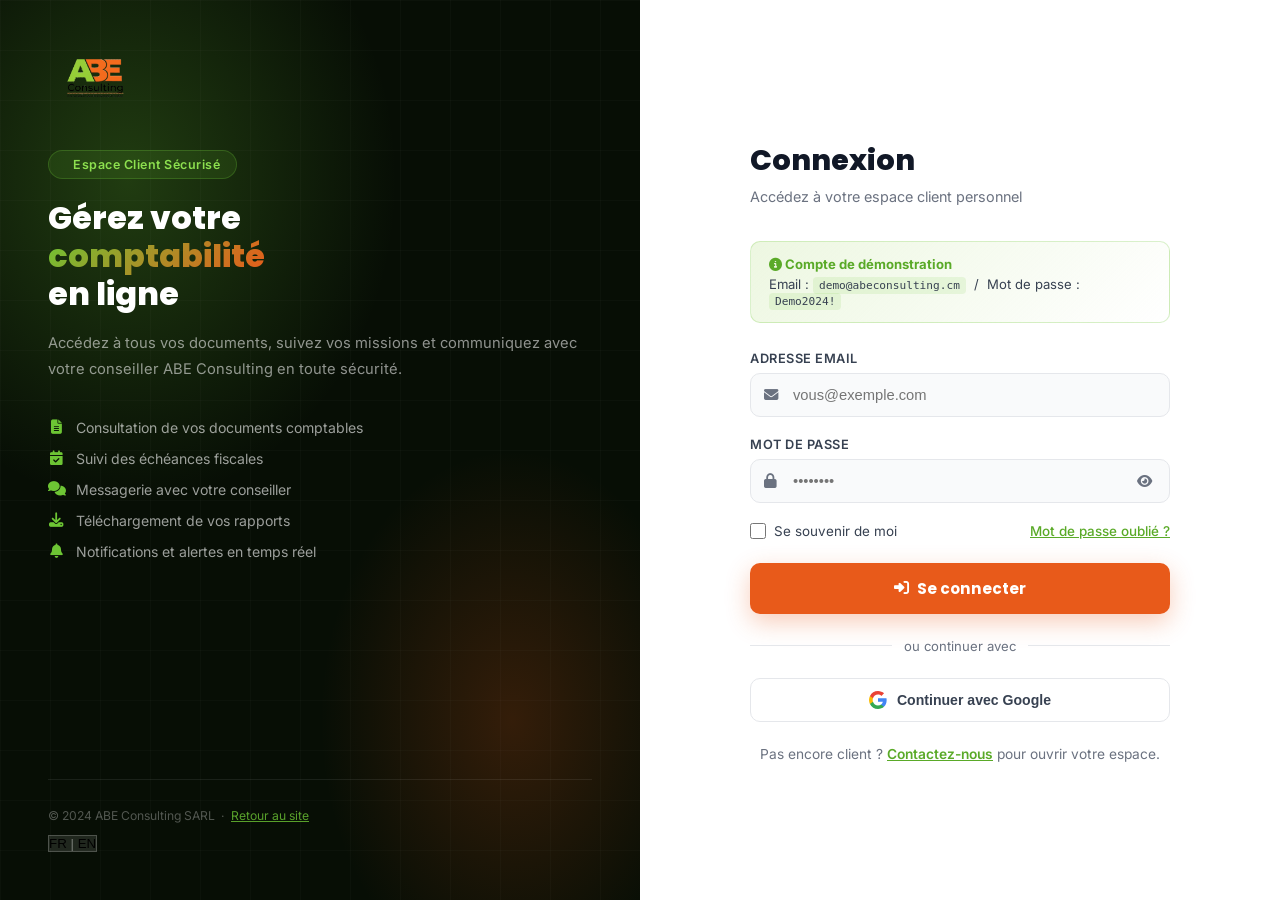
<file: dashboard.html>
<!DOCTYPE html>
<html lang="fr">
<head>
  <meta charset="UTF-8" />
  <meta name="viewport" content="width=device-width, initial-scale=1.0" />
  <title>Espace Client – ABE Consulting SARL</title>
  <link rel="icon" type="image/png" href="images/logoABE.png" />
  <link rel="stylesheet" href="https://cdnjs.cloudflare.com/ajax/libs/font-awesome/6.5.0/css/all.min.css" />
  <link rel="stylesheet" href="css/dashboard.css" />
</head>
<body>

<div class="dash-layout" id="dashLayout">

  <!-- ═══ SIDEBAR OVERLAY (mobile) ═══ -->
  <div class="sidebar-overlay" id="sidebarOverlay" onclick="closeSidebar()"></div>

  <!-- ═══ SIDEBAR ═══ -->
  <aside class="sidebar" id="sidebar">
    <div class="sidebar-logo">
      <a href="index.html"><img src="images/logoABE.png" alt="ABE Consulting" /></a>
      <button class="sidebar-close" onclick="closeSidebar()" aria-label="Fermer"><i class="fas fa-times"></i></button>
    </div>

    <nav class="sidebar-nav">
      <div class="nav-group">
        <div class="nav-group-label">Principal</div>
        <a href="#" class="sidebar-link active" data-view="dashboard" onclick="switchView('dashboard',this)">
          <i class="fas fa-th-large"></i> Tableau de bord
        </a>
        <a href="#" class="sidebar-link" data-view="documents" onclick="switchView('documents',this)">
          <i class="fas fa-folder-open"></i> Mes documents <span class="badge">3</span>
        </a>
        <a href="#" class="sidebar-link" data-view="calendar" onclick="switchView('calendar',this)">
          <i class="fas fa-calendar-alt"></i> Échéances fiscales
        </a>
        <a href="#" class="sidebar-link" data-view="messages" onclick="switchView('messages',this)">
          <i class="fas fa-comments"></i> Messages <span class="badge">2</span>
        </a>
      </div>
      <div class="nav-group">
        <div class="nav-group-label">Services</div>
        <a href="services/comptabilite.html" class="sidebar-link">
          <i class="fas fa-calculator"></i> Comptabilité
        </a>
        <a href="services/audit.html" class="sidebar-link">
          <i class="fas fa-search-dollar"></i> Audit & Contrôle
        </a>
        <a href="services/fiscalite.html" class="sidebar-link">
          <i class="fas fa-file-invoice-dollar"></i> Fiscalité
        </a>
        <a href="#" class="sidebar-link" data-view="reports" onclick="switchView('reports',this)">
          <i class="fas fa-chart-bar"></i> Rapports
        </a>
      </div>
      <div class="nav-group">
        <div class="nav-group-label">Compte</div>
        <a href="#" class="sidebar-link" data-view="profile" onclick="switchView('profile',this)">
          <i class="fas fa-user-cog"></i> Mon profil
        </a>
        <a href="#" class="sidebar-link" data-view="notifications" onclick="switchView('notifications',this)">
          <i class="fas fa-bell"></i> Notifications <span class="badge badge-notif">5</span>
        </a>
        <a href="#" class="sidebar-link" data-view="support" onclick="switchView('support',this)">
          <i class="fas fa-question-circle"></i> Aide & Support
        </a>
      </div>
    </nav>

    <div class="sidebar-bottom">
      <div class="sidebar-user" onclick="switchView('profile', document.querySelector('[data-view=profile]'))">
        <div class="user-avatar" id="sidebarAvatar">CT</div>
        <div class="user-info">
          <strong id="sidebarName">Charly TEMGOUA</strong>
          <span id="sidebarRole">Client Premium</span>
        </div>
        <i class="fas fa-ellipsis-v"></i>
      </div>
    </div>
  </aside>

  <!-- ═══ MAIN ═══ -->
  <div class="dash-main">

    <!-- Top Bar -->
    <div class="dash-topbar">
      <button class="sidebar-toggle-btn" onclick="openSidebar()" aria-label="Menu">
        <i class="fas fa-bars"></i>
      </button>
      <div class="topbar-search">
        <i class="fas fa-search"></i>
        <input type="text" placeholder="Rechercher un document, une mission…" id="searchInput" oninput="handleSearch(this.value)" />
      </div>
      <div class="topbar-right">
        <button class="lang-toggle" onclick="toggleLang()" aria-label="Changer de langue" style="display:inline-flex;align-items:center;gap:0;background:var(--c-100);border:1.5px solid var(--c-200);border-radius:9999px;overflow:hidden;cursor:pointer;font-size:.72rem;font-weight:700;letter-spacing:.05em;padding:0;">
          <span class="lang-fr active" style="padding:5px 9px;transition:.2s;">FR</span>
          <span style="color:var(--c-400);padding:0 2px;">|</span>
          <span class="lang-en" style="padding:5px 9px;transition:.2s;">EN</span>
        </button>
        <button class="topbar-icon-btn" title="Notifications" onclick="switchView('notifications', document.querySelector('[data-view=notifications]'))" style="position:relative">
          <i class="fas fa-bell"></i>
          <span class="topbar-notif-dot"></span>
        </button>
        <button class="topbar-icon-btn" title="Aide" onclick="switchView('support', document.querySelector('[data-view=support]'))">
          <i class="fas fa-question-circle"></i>
        </button>
        <div class="topbar-user" id="topbarUser" onclick="toggleUserMenu()">
          <div class="topbar-avatar" id="topbarAvatar">CT</div>
          <span id="topbarName">Charly T.</span>
          <i class="fas fa-chevron-down" id="topbarChevron"></i>
        </div>
        <!-- User dropdown -->
        <div class="user-dropdown" id="userDropdown">
          <div class="ud-header">
            <div class="topbar-avatar" id="udAvatar">CT</div>
            <div>
              <strong id="udName">Charly TEMGOUA</strong>
              <span id="udEmail">demo@abeconsulting.cm</span>
            </div>
          </div>
          <div class="ud-divider"></div>
          <a href="#" class="ud-item" onclick="switchView('profile', document.querySelector('[data-view=profile]'));closeUserMenu()">
            <i class="fas fa-user-cog"></i> Mon profil
          </a>
          <a href="#" class="ud-item" onclick="switchView('notifications', document.querySelector('[data-view=notifications]'));closeUserMenu()">
            <i class="fas fa-bell"></i> Notifications
          </a>
          <div class="ud-divider"></div>
          <a href="index.html" class="ud-item">
            <i class="fas fa-home"></i> Retour au site
          </a>
          <a href="#" class="ud-item ud-logout" onclick="logout()">
            <i class="fas fa-sign-out-alt"></i> Déconnexion
          </a>
        </div>
      </div>
    </div>

    <!-- ════════════ VIEWS ════════════ -->

    <!-- VIEW: Dashboard -->
    <div class="dash-body view active" id="view-dashboard">
      <div class="welcome-bar">
        <div class="welcome-text">
          <h1>Bonjour, <span id="welcomeName">Charly</span> 👋</h1>
          <p id="welcomeDate">Chargement…</p>
        </div>
        <div class="welcome-actions">
          <button class="btn btn-o btn-sm" onclick="window.print()">
            <i class="fas fa-download"></i> Exporter
          </button>
          <button class="btn btn-p btn-sm" onclick="switchView('messages', document.querySelector('[data-view=messages]'))">
            <i class="fas fa-plus"></i> Nouvelle demande
          </button>
        </div>
      </div>

      <!-- KPI Cards -->
      <div class="kpi-grid">
        <div class="kpi-card" onclick="switchView('documents', document.querySelector('[data-view=documents]'))" style="cursor:pointer">
          <div class="kpi-top">
            <div class="kpi-icon ki-g"><i class="fas fa-folder-open"></i></div>
            <div class="kpi-trend up"><i class="fas fa-arrow-up"></i> +2 nouveaux</div>
          </div>
          <div class="kpi-num">12</div>
          <div class="kpi-label">Documents disponibles</div>
        </div>
        <div class="kpi-card" onclick="switchView('calendar', document.querySelector('[data-view=calendar]'))" style="cursor:pointer">
          <div class="kpi-top">
            <div class="kpi-icon ki-o"><i class="fas fa-calendar-exclamation"></i></div>
            <div class="kpi-trend orange"><i class="fas fa-exclamation-triangle"></i> Urgent</div>
          </div>
          <div class="kpi-num">3</div>
          <div class="kpi-label">Échéances à venir</div>
        </div>
        <div class="kpi-card">
          <div class="kpi-top">
            <div class="kpi-icon ki-b"><i class="fas fa-tasks"></i></div>
            <div class="kpi-trend blue"><i class="fas fa-sync"></i> En cours</div>
          </div>
          <div class="kpi-num">2</div>
          <div class="kpi-label">Missions actives</div>
        </div>
        <div class="kpi-card" onclick="switchView('messages', document.querySelector('[data-view=messages]'))" style="cursor:pointer">
          <div class="kpi-top">
            <div class="kpi-icon ki-p"><i class="fas fa-comments"></i></div>
            <div class="kpi-trend purple"><i class="fas fa-circle"></i> Non lus</div>
          </div>
          <div class="kpi-num">2</div>
          <div class="kpi-label">Messages non lus</div>
        </div>
      </div>

      <!-- Content Grid -->
      <div class="content-grid">
        <!-- Documents récents -->
        <div class="dash-card">
          <div class="card-head">
            <h3><i class="fas fa-folder" style="color:var(--c-green)"></i> Derniers documents</h3>
            <button class="btn btn-o btn-xs" onclick="switchView('documents', document.querySelector('[data-view=documents]'))">Voir tout</button>
          </div>
          <div class="card-body">
            <table class="docs-table">
              <thead><tr><th>Document</th><th>Date</th><th>Statut</th><th></th></tr></thead>
              <tbody>
                <tr>
                  <td><div class="doc-name"><div class="doc-icon di-pdf"><i class="fas fa-file-pdf"></i></div><div><strong>Bilan 2023</strong><small>États financiers annuels</small></div></div></td>
                  <td>28/03/2024</td>
                  <td><span class="status-pill sp-ok">Certifié</span></td>
                  <td><button class="btn btn-o btn-xs" onclick="showToast('Téléchargement en cours…')"><i class="fas fa-download"></i></button></td>
                </tr>
                <tr>
                  <td><div class="doc-name"><div class="doc-icon di-xls"><i class="fas fa-file-excel"></i></div><div><strong>Déclaration TVA – T4 2023</strong><small>Déclaration trimestrielle</small></div></div></td>
                  <td>15/01/2024</td>
                  <td><span class="status-pill sp-ok">Déposée</span></td>
                  <td><button class="btn btn-o btn-xs" onclick="showToast('Téléchargement en cours…')"><i class="fas fa-download"></i></button></td>
                </tr>
                <tr>
                  <td><div class="doc-name"><div class="doc-icon di-pdf"><i class="fas fa-file-pdf"></i></div><div><strong>Rapport d'audit interne</strong><small>Mission de contrôle 2023</small></div></div></td>
                  <td>10/03/2024</td>
                  <td><span class="status-pill sp-new">Nouveau</span></td>
                  <td><button class="btn btn-o btn-xs" onclick="showToast('Téléchargement en cours…')"><i class="fas fa-download"></i></button></td>
                </tr>
                <tr>
                  <td><div class="doc-name"><div class="doc-icon di-word"><i class="fas fa-file-word"></i></div><div><strong>Note fiscale – IS 2023</strong><small>Analyse impôt sur les sociétés</small></div></div></td>
                  <td>05/04/2024</td>
                  <td><span class="status-pill sp-pend">En attente</span></td>
                  <td><button class="btn btn-o btn-xs" onclick="showToast('Téléchargement en cours…')"><i class="fas fa-download"></i></button></td>
                </tr>
              </tbody>
            </table>
          </div>
        </div>

        <!-- Échéances -->
        <div class="dash-card">
          <div class="card-head">
            <h3><i class="fas fa-calendar-alt" style="color:var(--c-orange)"></i> Échéances fiscales</h3>
            <button class="btn btn-o btn-xs" onclick="switchView('calendar', document.querySelector('[data-view=calendar]'))">Calendrier</button>
          </div>
          <div class="card-body">
            <div class="deadline-list">
              <div class="deadline-item urgent">
                <div class="dl-date"><strong>15</strong><span>Avr</span></div>
                <div class="dl-info"><strong>Déclaration TVA T1 2024</strong><span>Direction Générale des Impôts</span></div>
                <span class="dl-badge dlb-u">Urgent</span>
              </div>
              <div class="deadline-item">
                <div class="dl-date"><strong>30</strong><span>Avr</span></div>
                <div class="dl-info"><strong>Paiement IS – Acompte</strong><span>Impôt sur les sociétés</span></div>
                <span class="dl-badge dlb-n">Normal</span>
              </div>
              <div class="deadline-item">
                <div class="dl-date"><strong>15</strong><span>Mai</span></div>
                <div class="dl-info"><strong>DIPE mensuelle – Avril</strong><span>Déclaration préalable emploi</span></div>
                <span class="dl-badge dlb-n">Normal</span>
              </div>
              <div class="deadline-item">
                <div class="dl-date"><strong>30</strong><span>Jun</span></div>
                <div class="dl-info"><strong>Liasse fiscale 2023</strong><span>Dépôt bilan DGI</span></div>
                <span class="dl-badge dlb-n">Normal</span>
              </div>
            </div>
          </div>
        </div>
      </div>

      <!-- Activity + Messages -->
      <div class="content-grid">
        <div class="dash-card">
          <div class="card-head">
            <h3><i class="fas fa-history" style="color:var(--c-green)"></i> Activité récente</h3>
          </div>
          <div class="card-body">
            <div class="activity-list">
              <div class="activity-item">
                <div class="act-dot ad-g"><i class="fas fa-upload"></i></div>
                <div class="act-text"><strong>Bilan 2023 mis en ligne</strong><span>Il y a 2 jours · par ABE Consulting</span></div>
              </div>
              <div class="activity-item">
                <div class="act-dot ad-o"><i class="fas fa-file-invoice-dollar"></i></div>
                <div class="act-text"><strong>Déclaration TVA T1 préparée</strong><span>Il y a 3 jours · en attente de signature</span></div>
              </div>
              <div class="activity-item">
                <div class="act-dot ad-b"><i class="fas fa-comments"></i></div>
                <div class="act-text"><strong>Nouveau message de votre conseiller</strong><span>Il y a 5 jours · Charly TEMGOUA</span></div>
              </div>
              <div class="activity-item">
                <div class="act-dot ad-g"><i class="fas fa-check-circle"></i></div>
                <div class="act-text"><strong>Mission audit interne clôturée</strong><span>Il y a 1 semaine · Rapport disponible</span></div>
              </div>
            </div>
          </div>
        </div>

        <div class="dash-card">
          <div class="card-head">
            <h3><i class="fas fa-comments" style="color:var(--c-orange)"></i> Messages récents</h3>
            <button class="btn btn-o btn-xs" onclick="switchView('messages', document.querySelector('[data-view=messages]'))">Voir tout</button>
          </div>
          <div class="card-body">
            <div class="activity-list">
              <div class="activity-item msg-unread" onclick="switchView('messages', document.querySelector('[data-view=messages]'))" style="cursor:pointer">
                <div class="act-dot ad-g"><i class="fas fa-user-tie"></i></div>
                <div class="act-text">
                  <strong>Charly TEMGOUA (Conseiller)</strong>
                  <span>"Votre bilan 2023 est prêt. Merci de le consulter dans vos documents…"</span>
                  <small class="msg-time">Hier à 14:32 <span class="unread-dot"></span></small>
                </div>
              </div>
              <div class="activity-item msg-unread" onclick="switchView('messages', document.querySelector('[data-view=messages]'))" style="cursor:pointer">
                <div class="act-dot ad-o"><i class="fas fa-bell"></i></div>
                <div class="act-text">
                  <strong>Rappel automatique</strong>
                  <span>"Votre déclaration TVA T1 est due le 15 avril…"</span>
                  <small class="msg-time">Il y a 2 jours <span class="unread-dot"></span></small>
                </div>
              </div>
            </div>
          </div>
          <div class="msg-compose-area">
            <textarea placeholder="Message rapide à votre conseiller…" rows="2" id="quickMsg"></textarea>
            <button class="btn btn-g btn-sm" onclick="sendQuickMsg()"><i class="fas fa-paper-plane"></i></button>
          </div>
        </div>
      </div>
    </div><!-- /view-dashboard -->

    <!-- VIEW: Documents -->
    <div class="dash-body view" id="view-documents">
      <div class="view-header">
        <div>
          <h2 class="view-title"><i class="fas fa-folder-open"></i> Mes documents</h2>
          <p class="view-subtitle">Tous vos documents comptables, fiscaux et rapports</p>
        </div>
        <div class="welcome-actions">
          <button class="btn btn-o btn-sm" onclick="focusSearch()"><i class="fas fa-filter"></i> Filtrer</button>
          <button class="btn btn-p btn-sm" onclick="openDocRequest()"><i class="fas fa-plus"></i> Demander un document</button>
        </div>
      </div>

      <!-- Filters -->
      <div class="doc-filters">
        <button class="doc-filter-btn active" onclick="filterDocs('all',this)">Tous (12)</button>
        <button class="doc-filter-btn" onclick="filterDocs('comptabilite',this)">Comptabilité (4)</button>
        <button class="doc-filter-btn" onclick="filterDocs('fiscal',this)">Fiscalité (5)</button>
        <button class="doc-filter-btn" onclick="filterDocs('audit',this)">Audit (2)</button>
        <button class="doc-filter-btn" onclick="filterDocs('autre',this)">Autres (1)</button>
      </div>

      <div class="dash-card">
        <div class="card-body">
          <table class="docs-table">
            <thead>
              <tr><th>Document</th><th>Catégorie</th><th>Date</th><th>Exercice</th><th>Taille</th><th>Statut</th><th>Action</th></tr>
            </thead>
            <tbody id="docsTableBody">
              <tr data-cat="comptabilite">
                <td><div class="doc-name"><div class="doc-icon di-pdf"><i class="fas fa-file-pdf"></i></div><div><strong>Bilan 2023</strong><small>États financiers annuels</small></div></div></td>
                <td><span class="cat-badge cat-compta">Comptabilité</span></td>
                <td>28/03/2024</td><td>2023</td><td>2.4 MB</td>
                <td><span class="status-pill sp-ok">Certifié</span></td>
                <td class="doc-actions">
                  <button class="btn-icon" title="Télécharger" onclick="showToast('Téléchargement : Bilan 2023')"><i class="fas fa-download"></i></button>
                  <button class="btn-icon" title="Aperçu" onclick="showPreview('Bilan 2023')"><i class="fas fa-eye"></i></button>
                </td>
              </tr>
              <tr data-cat="comptabilite">
                <td><div class="doc-name"><div class="doc-icon di-xls"><i class="fas fa-file-excel"></i></div><div><strong>Grand livre 2023</strong><small>Journal comptable complet</small></div></div></td>
                <td><span class="cat-badge cat-compta">Comptabilité</span></td>
                <td>20/03/2024</td><td>2023</td><td>1.1 MB</td>
                <td><span class="status-pill sp-ok">Certifié</span></td>
                <td class="doc-actions">
                  <button class="btn-icon" title="Télécharger" onclick="showToast('Téléchargement : Grand livre 2023')"><i class="fas fa-download"></i></button>
                  <button class="btn-icon" title="Aperçu" onclick="showPreview('Grand livre 2023')"><i class="fas fa-eye"></i></button>
                </td>
              </tr>
              <tr data-cat="comptabilite">
                <td><div class="doc-name"><div class="doc-icon di-pdf"><i class="fas fa-file-pdf"></i></div><div><strong>Compte de résultat 2023</strong><small>Résultats annuels</small></div></div></td>
                <td><span class="cat-badge cat-compta">Comptabilité</span></td>
                <td>28/03/2024</td><td>2023</td><td>890 KB</td>
                <td><span class="status-pill sp-ok">Certifié</span></td>
                <td class="doc-actions">
                  <button class="btn-icon" title="Télécharger" onclick="showToast('Téléchargement en cours…')"><i class="fas fa-download"></i></button>
                  <button class="btn-icon" title="Aperçu" onclick="showPreview('Compte de résultat 2023')"><i class="fas fa-eye"></i></button>
                </td>
              </tr>
              <tr data-cat="comptabilite">
                <td><div class="doc-name"><div class="doc-icon di-xls"><i class="fas fa-file-excel"></i></div><div><strong>Balance générale 2023</strong><small>Soldes de tous les comptes</small></div></div></td>
                <td><span class="cat-badge cat-compta">Comptabilité</span></td>
                <td>25/03/2024</td><td>2023</td><td>450 KB</td>
                <td><span class="status-pill sp-ok">Finalisé</span></td>
                <td class="doc-actions">
                  <button class="btn-icon" title="Télécharger" onclick="showToast('Téléchargement en cours…')"><i class="fas fa-download"></i></button>
                  <button class="btn-icon" title="Aperçu" onclick="showPreview('Balance générale 2023')"><i class="fas fa-eye"></i></button>
                </td>
              </tr>
              <tr data-cat="fiscal">
                <td><div class="doc-name"><div class="doc-icon di-xls"><i class="fas fa-file-excel"></i></div><div><strong>Déclaration TVA – T4 2023</strong><small>Déclaration trimestrielle</small></div></div></td>
                <td><span class="cat-badge cat-fiscal">Fiscalité</span></td>
                <td>15/01/2024</td><td>2023</td><td>320 KB</td>
                <td><span class="status-pill sp-ok">Déposée</span></td>
                <td class="doc-actions">
                  <button class="btn-icon" title="Télécharger" onclick="showToast('Téléchargement en cours…')"><i class="fas fa-download"></i></button>
                  <button class="btn-icon" title="Aperçu" onclick="showPreview('Déclaration TVA T4 2023')"><i class="fas fa-eye"></i></button>
                </td>
              </tr>
              <tr data-cat="fiscal">
                <td><div class="doc-name"><div class="doc-icon di-word"><i class="fas fa-file-word"></i></div><div><strong>Note fiscale – IS 2023</strong><small>Analyse impôt sur les sociétés</small></div></div></td>
                <td><span class="cat-badge cat-fiscal">Fiscalité</span></td>
                <td>05/04/2024</td><td>2023</td><td>280 KB</td>
                <td><span class="status-pill sp-pend">En attente</span></td>
                <td class="doc-actions">
                  <button class="btn-icon" title="Télécharger" onclick="showToast('Téléchargement en cours…')"><i class="fas fa-download"></i></button>
                  <button class="btn-icon" title="Aperçu" onclick="showPreview('Note fiscale IS 2023')"><i class="fas fa-eye"></i></button>
                </td>
              </tr>
              <tr data-cat="fiscal">
                <td><div class="doc-name"><div class="doc-icon di-pdf"><i class="fas fa-file-pdf"></i></div><div><strong>Déclaration TVA – T3 2023</strong><small>Déclaration trimestrielle</small></div></div></td>
                <td><span class="cat-badge cat-fiscal">Fiscalité</span></td>
                <td>15/10/2023</td><td>2023</td><td>310 KB</td>
                <td><span class="status-pill sp-ok">Déposée</span></td>
                <td class="doc-actions">
                  <button class="btn-icon" title="Télécharger" onclick="showToast('Téléchargement en cours…')"><i class="fas fa-download"></i></button>
                  <button class="btn-icon" title="Aperçu" onclick="showPreview('Déclaration TVA T3 2023')"><i class="fas fa-eye"></i></button>
                </td>
              </tr>
              <tr data-cat="fiscal">
                <td><div class="doc-name"><div class="doc-icon di-pdf"><i class="fas fa-file-pdf"></i></div><div><strong>Liasse fiscale 2022</strong><small>Déclarations annuelles DGI</small></div></div></td>
                <td><span class="cat-badge cat-fiscal">Fiscalité</span></td>
                <td>30/06/2023</td><td>2022</td><td>1.8 MB</td>
                <td><span class="status-pill sp-ok">Certifié</span></td>
                <td class="doc-actions">
                  <button class="btn-icon" title="Télécharger" onclick="showToast('Téléchargement en cours…')"><i class="fas fa-download"></i></button>
                  <button class="btn-icon" title="Aperçu" onclick="showPreview('Liasse fiscale 2022')"><i class="fas fa-eye"></i></button>
                </td>
              </tr>
              <tr data-cat="fiscal">
                <td><div class="doc-name"><div class="doc-icon di-xls"><i class="fas fa-file-excel"></i></div><div><strong>Déclaration TVA – T1 2024</strong><small>Déclaration en cours</small></div></div></td>
                <td><span class="cat-badge cat-fiscal">Fiscalité</span></td>
                <td>05/04/2024</td><td>2024</td><td>—</td>
                <td><span class="status-pill sp-new">En cours</span></td>
                <td class="doc-actions">
                  <button class="btn-icon" title="Aperçu" onclick="showPreview('Déclaration TVA T1 2024')"><i class="fas fa-eye"></i></button>
                </td>
              </tr>
              <tr data-cat="audit">
                <td><div class="doc-name"><div class="doc-icon di-pdf"><i class="fas fa-file-pdf"></i></div><div><strong>Rapport d'audit interne</strong><small>Mission de contrôle 2023</small></div></div></td>
                <td><span class="cat-badge cat-audit">Audit</span></td>
                <td>10/03/2024</td><td>2023</td><td>3.2 MB</td>
                <td><span class="status-pill sp-new">Nouveau</span></td>
                <td class="doc-actions">
                  <button class="btn-icon" title="Télécharger" onclick="showToast('Téléchargement en cours…')"><i class="fas fa-download"></i></button>
                  <button class="btn-icon" title="Aperçu" onclick="showPreview('Rapport audit interne 2023')"><i class="fas fa-eye"></i></button>
                </td>
              </tr>
              <tr data-cat="audit">
                <td><div class="doc-name"><div class="doc-icon di-word"><i class="fas fa-file-word"></i></div><div><strong>Recommandations audit 2023</strong><small>Plan d'action correctif</small></div></div></td>
                <td><span class="cat-badge cat-audit">Audit</span></td>
                <td>12/03/2024</td><td>2023</td><td>420 KB</td>
                <td><span class="status-pill sp-new">Nouveau</span></td>
                <td class="doc-actions">
                  <button class="btn-icon" title="Télécharger" onclick="showToast('Téléchargement en cours…')"><i class="fas fa-download"></i></button>
                  <button class="btn-icon" title="Aperçu" onclick="showPreview('Recommandations audit 2023')"><i class="fas fa-eye"></i></button>
                </td>
              </tr>
              <tr data-cat="autre">
                <td><div class="doc-name"><div class="doc-icon di-pdf"><i class="fas fa-file-pdf"></i></div><div><strong>Contrat de mission 2024</strong><small>Convention de services</small></div></div></td>
                <td><span class="cat-badge cat-autre">Autre</span></td>
                <td>02/01/2024</td><td>2024</td><td>180 KB</td>
                <td><span class="status-pill sp-ok">Signé</span></td>
                <td class="doc-actions">
                  <button class="btn-icon" title="Télécharger" onclick="showToast('Téléchargement en cours…')"><i class="fas fa-download"></i></button>
                  <button class="btn-icon" title="Aperçu" onclick="showPreview('Contrat de mission 2024')"><i class="fas fa-eye"></i></button>
                </td>
              </tr>
            </tbody>
          </table>
        </div>
      </div>
    </div><!-- /view-documents -->

    <!-- VIEW: Échéances -->
    <div class="dash-body view" id="view-calendar">
      <div class="view-header">
        <div>
          <h2 class="view-title"><i class="fas fa-calendar-alt"></i> Échéances fiscales</h2>
          <p class="view-subtitle">Calendrier des obligations fiscales et déclaratives</p>
        </div>
      </div>

      <div class="calendar-legend">
        <span class="leg-item leg-u"><i class="fas fa-circle"></i> Urgent (≤ 7 jours)</span>
        <span class="leg-item leg-w"><i class="fas fa-circle"></i> Proche (≤ 30 jours)</span>
        <span class="leg-item leg-n"><i class="fas fa-circle"></i> Normal</span>
        <span class="leg-item leg-d"><i class="fas fa-circle"></i> Effectué</span>
      </div>

      <div class="calendar-grid">
        <!-- Avril 2024 -->
        <div class="cal-month-card">
          <div class="cal-month-head"><i class="fas fa-calendar"></i> Avril 2024</div>
          <div class="cal-events">
            <div class="cal-event ce-urgent">
              <div class="ce-date"><strong>15</strong> Avr</div>
              <div class="ce-body">
                <strong>Déclaration TVA T1 2024</strong>
                <span>Direction Générale des Impôts</span>
                <div class="ce-tags"><span class="ce-tag">TVA</span><span class="ce-tag ce-urgent-tag">Urgent</span></div>
              </div>
              <button class="ce-btn" onclick="showToast('Déclaration en cours de préparation par ABE Consulting')"><i class="fas fa-info-circle"></i></button>
            </div>
            <div class="cal-event ce-warn">
              <div class="ce-date"><strong>30</strong> Avr</div>
              <div class="ce-body">
                <strong>Paiement IS – Acompte provisionnel</strong>
                <span>Impôt sur les sociétés</span>
                <div class="ce-tags"><span class="ce-tag">IS</span></div>
              </div>
              <button class="ce-btn" onclick="showToast('Montant calculé par ABE Consulting')"><i class="fas fa-info-circle"></i></button>
            </div>
          </div>
        </div>

        <!-- Mai 2024 -->
        <div class="cal-month-card">
          <div class="cal-month-head"><i class="fas fa-calendar"></i> Mai 2024</div>
          <div class="cal-events">
            <div class="cal-event ce-normal">
              <div class="ce-date"><strong>15</strong> Mai</div>
              <div class="ce-body">
                <strong>DIPE mensuelle – Avril 2024</strong>
                <span>Déclaration préalable emploi</span>
                <div class="ce-tags"><span class="ce-tag">RH</span></div>
              </div>
              <button class="ce-btn" onclick="showToast('Prise en charge par ABE Consulting')"><i class="fas fa-info-circle"></i></button>
            </div>
            <div class="cal-event ce-normal">
              <div class="ce-date"><strong>15</strong> Mai</div>
              <div class="ce-body">
                <strong>Déclaration DSF T1 2024</strong>
                <span>Données statistiques et financières</span>
                <div class="ce-tags"><span class="ce-tag">INS</span></div>
              </div>
              <button class="ce-btn" onclick="showToast('À préparer avec votre conseiller')"><i class="fas fa-info-circle"></i></button>
            </div>
          </div>
        </div>

        <!-- Juin 2024 -->
        <div class="cal-month-card">
          <div class="cal-month-head"><i class="fas fa-calendar"></i> Juin 2024</div>
          <div class="cal-events">
            <div class="cal-event ce-normal">
              <div class="ce-date"><strong>15</strong> Jun</div>
              <div class="ce-body">
                <strong>Déclaration TVA T2 2024</strong>
                <span>Direction Générale des Impôts</span>
                <div class="ce-tags"><span class="ce-tag">TVA</span></div>
              </div>
              <button class="ce-btn" onclick="showToast('À venir – ABE Consulting vous préviendra')"><i class="fas fa-info-circle"></i></button>
            </div>
            <div class="cal-event ce-normal">
              <div class="ce-date"><strong>30</strong> Jun</div>
              <div class="ce-body">
                <strong>Liasse fiscale 2023</strong>
                <span>Dépôt bilan Direction des Impôts</span>
                <div class="ce-tags"><span class="ce-tag">IS</span><span class="ce-tag">TVA</span></div>
              </div>
              <button class="ce-btn" onclick="showToast('En cours de préparation')"><i class="fas fa-info-circle"></i></button>
            </div>
          </div>
        </div>

        <!-- Effectuées -->
        <div class="cal-month-card">
          <div class="cal-month-head done-head"><i class="fas fa-check-circle"></i> Effectuées</div>
          <div class="cal-events">
            <div class="cal-event ce-done">
              <div class="ce-date"><strong>15</strong> Jan</div>
              <div class="ce-body"><strong>Déclaration TVA T4 2023</strong><span>Déposée avec succès</span></div>
              <i class="fas fa-check-circle" style="color:#16a34a;font-size:1rem;flex-shrink:0"></i>
            </div>
            <div class="cal-event ce-done">
              <div class="ce-date"><strong>15</strong> Oct</div>
              <div class="ce-body"><strong>Déclaration TVA T3 2023</strong><span>Déposée avec succès</span></div>
              <i class="fas fa-check-circle" style="color:#16a34a;font-size:1rem;flex-shrink:0"></i>
            </div>
            <div class="cal-event ce-done">
              <div class="ce-date"><strong>30</strong> Jun</div>
              <div class="ce-body"><strong>Liasse fiscale 2022</strong><span>Déposée et certifiée</span></div>
              <i class="fas fa-check-circle" style="color:#16a34a;font-size:1rem;flex-shrink:0"></i>
            </div>
          </div>
        </div>
      </div>
    </div><!-- /view-calendar -->

    <!-- VIEW: Messages -->
    <div class="dash-body view" id="view-messages">
      <div class="view-header">
        <div>
          <h2 class="view-title"><i class="fas fa-comments"></i> Messagerie</h2>
          <p class="view-subtitle">Communiquez directement avec votre conseiller ABE</p>
        </div>
      </div>

      <div class="msg-layout">
        <!-- Conversations list -->
        <div class="msg-sidebar">
          <div class="msg-search">
            <i class="fas fa-search"></i>
            <input type="text" placeholder="Rechercher…" />
          </div>
          <div class="msg-convs" id="msgConvs">
            <div class="msg-conv active" onclick="openConv(0)">
              <div class="conv-avatar ca-g">CT</div>
              <div class="conv-info">
                <div class="conv-header"><strong>Charly TEMGOUA</strong><span class="conv-time">Hier</span></div>
                <p class="conv-preview">Votre bilan 2023 est prêt...</p>
              </div>
              <span class="conv-badge">1</span>
            </div>
            <div class="msg-conv" onclick="openConv(1)">
              <div class="conv-avatar ca-o"><i class="fas fa-bell"></i></div>
              <div class="conv-info">
                <div class="conv-header"><strong>Notifications ABE</strong><span class="conv-time">2j</span></div>
                <p class="conv-preview">Votre TVA T1 est due le 15 avril...</p>
              </div>
              <span class="conv-badge">1</span>
            </div>
            <div class="msg-conv" onclick="openConv(2)">
              <div class="conv-avatar ca-b"><i class="fas fa-headset"></i></div>
              <div class="conv-info">
                <div class="conv-header"><strong>Support ABE</strong><span class="conv-time">5j</span></div>
                <p class="conv-preview">Votre mission d'audit est clôturée...</p>
              </div>
            </div>
          </div>
        </div>

        <!-- Chat window -->
        <div class="msg-chat">
          <div class="chat-header" id="chatHeader">
            <div class="conv-avatar ca-g">CT</div>
            <div>
              <strong>Charly TEMGOUA</strong>
              <span class="chat-role">Conseiller ABE Consulting</span>
            </div>
            <button class="btn btn-o btn-xs ml-auto" onclick="showToast('Appel initié : +237 670 365 978')"><i class="fas fa-phone"></i> Appeler</button>
          </div>
          <div class="chat-messages" id="chatMessages">
            <div class="chat-date-sep">Hier</div>
            <div class="chat-msg msg-in">
              <div class="msg-bubble"><p>Bonjour, votre <strong>Bilan 2023</strong> est maintenant disponible dans l'espace documents. Il a été certifié et est prêt pour vos partenaires financiers.</p><span class="msg-ts">14:32</span></div>
            </div>
            <div class="chat-msg msg-in">
              <div class="msg-bubble"><p>Également, la <strong>Déclaration TVA T1 2024</strong> est en cours de préparation. Vous recevrez une notification dès qu'elle sera prête pour signature.</p><span class="msg-ts">14:35</span></div>
            </div>
            <div class="chat-date-sep">Aujourd'hui</div>
            <div class="chat-msg msg-out">
              <div class="msg-bubble"><p>Merci pour la mise à disposition du bilan. Est-ce que le rapport d'audit est également disponible ?</p><span class="msg-ts">09:15</span></div>
            </div>
            <div class="chat-msg msg-in">
              <div class="msg-bubble"><p>Oui, le <strong>Rapport d'audit interne 2023</strong> a été ajouté ce matin. Il inclut nos recommandations pour l'exercice 2024. N'hésitez pas si vous avez des questions.</p><span class="msg-ts">10:02</span></div>
            </div>
          </div>
          <div class="chat-compose">
            <textarea id="chatInput" placeholder="Écrivez votre message…" rows="2" onkeydown="if(event.key==='Enter'&&!event.shiftKey){event.preventDefault();sendChatMsg();}"></textarea>
            <div class="chat-compose-actions">
              <button class="btn-icon" title="Pièce jointe" onclick="showToast('Glisser-déposer bientôt disponible')"><i class="fas fa-paperclip"></i></button>
              <button class="btn btn-g btn-sm" onclick="sendChatMsg()"><i class="fas fa-paper-plane"></i> Envoyer</button>
            </div>
          </div>
        </div>
      </div>
    </div><!-- /view-messages -->

    <!-- VIEW: Rapports -->
    <div class="dash-body view" id="view-reports">
      <div class="view-header">
        <div>
          <h2 class="view-title"><i class="fas fa-chart-bar"></i> Rapports & Analyses</h2>
          <p class="view-subtitle">Synthèse de votre situation comptable et financière</p>
        </div>
        <button class="btn btn-p btn-sm" onclick="window.print()"><i class="fas fa-file-pdf"></i> Exporter PDF</button>
      </div>

      <div class="kpi-grid">
        <div class="kpi-card">
          <div class="kpi-top"><div class="kpi-icon ki-g"><i class="fas fa-chart-line"></i></div><div class="kpi-trend up"><i class="fas fa-arrow-up"></i> +12%</div></div>
          <div class="kpi-num">47.2M</div>
          <div class="kpi-label">Chiffre d'affaires 2023 (FCFA)</div>
        </div>
        <div class="kpi-card">
          <div class="kpi-top"><div class="kpi-icon ki-b"><i class="fas fa-balance-scale"></i></div><div class="kpi-trend up"><i class="fas fa-arrow-up"></i> +8%</div></div>
          <div class="kpi-num">8.4M</div>
          <div class="kpi-label">Résultat net 2023 (FCFA)</div>
        </div>
        <div class="kpi-card">
          <div class="kpi-top"><div class="kpi-icon ki-o"><i class="fas fa-file-invoice-dollar"></i></div><div class="kpi-trend down"><i class="fas fa-arrow-down"></i> -3%</div></div>
          <div class="kpi-num">5.1M</div>
          <div class="kpi-label">Charges fiscales 2023 (FCFA)</div>
        </div>
        <div class="kpi-card">
          <div class="kpi-top"><div class="kpi-icon ki-p"><i class="fas fa-percentage"></i></div><div class="kpi-trend up">Bon</div></div>
          <div class="kpi-num">17.8%</div>
          <div class="kpi-label">Taux de marge nette</div>
        </div>
      </div>

      <div class="content-grid">
        <div class="dash-card">
          <div class="card-head"><h3><i class="fas fa-chart-bar" style="color:var(--c-green)"></i> Répartition des charges 2023</h3></div>
          <div class="card-body" style="padding:24px">
            <div class="chart-bars">
              <div class="chart-bar-item"><span class="cb-label">Charges personnel</span><div class="cb-bar"><div class="cb-fill" style="width:45%;background:var(--c-green)"></div></div><span class="cb-val">45%</span></div>
              <div class="chart-bar-item"><span class="cb-label">Achats & services</span><div class="cb-bar"><div class="cb-fill" style="width:28%;background:var(--c-orange)"></div></div><span class="cb-val">28%</span></div>
              <div class="chart-bar-item"><span class="cb-label">Impôts & taxes</span><div class="cb-bar"><div class="cb-fill" style="width:14%;background:#2563eb"></div></div><span class="cb-val">14%</span></div>
              <div class="chart-bar-item"><span class="cb-label">Amortissements</span><div class="cb-bar"><div class="cb-fill" style="width:8%;background:#7c3aed"></div></div><span class="cb-val">8%</span></div>
              <div class="chart-bar-item"><span class="cb-label">Autres charges</span><div class="cb-bar"><div class="cb-fill" style="width:5%;background:var(--c-400)"></div></div><span class="cb-val">5%</span></div>
            </div>
          </div>
        </div>
        <div class="dash-card">
          <div class="card-head"><h3><i class="fas fa-calendar-check" style="color:var(--c-orange)"></i> Conformité fiscale 2023</h3></div>
          <div class="card-body" style="padding:24px">
            <div class="compliance-list">
              <div class="comp-item comp-ok"><i class="fas fa-check-circle"></i><span>TVA T1 2023 – Déposée à temps</span></div>
              <div class="comp-item comp-ok"><i class="fas fa-check-circle"></i><span>TVA T2 2023 – Déposée à temps</span></div>
              <div class="comp-item comp-ok"><i class="fas fa-check-circle"></i><span>TVA T3 2023 – Déposée à temps</span></div>
              <div class="comp-item comp-ok"><i class="fas fa-check-circle"></i><span>TVA T4 2023 – Déposée à temps</span></div>
              <div class="comp-item comp-ok"><i class="fas fa-check-circle"></i><span>Liasse fiscale 2022 – Certifiée</span></div>
              <div class="comp-item comp-pending"><i class="fas fa-clock"></i><span>Liasse fiscale 2023 – En cours (échéance 30/06)</span></div>
            </div>
            <div class="comp-score"><strong>Taux de conformité :</strong> <span class="score-badge">100%</span></div>
          </div>
        </div>
      </div>
    </div><!-- /view-reports -->

    <!-- VIEW: Notifications -->
    <div class="dash-body view" id="view-notifications">
      <div class="view-header">
        <div>
          <h2 class="view-title"><i class="fas fa-bell"></i> Notifications</h2>
          <p class="view-subtitle">Alertes, rappels et mises à jour de vos dossiers</p>
        </div>
        <button class="btn btn-o btn-sm" onclick="markAllRead()"><i class="fas fa-check-double"></i> Tout marquer comme lu</button>
      </div>

      <div class="dash-card">
        <div class="card-body" style="padding:8px">
          <div class="notif-list" id="notifList">
            <div class="notif-item notif-unread">
              <div class="notif-icon ni-o"><i class="fas fa-exclamation-triangle"></i></div>
              <div class="notif-body">
                <strong>Échéance urgent – TVA T1 2024</strong>
                <p>Votre déclaration TVA T1 2024 est due le 15 avril. ABE Consulting prépare vos documents.</p>
                <span class="notif-time">Il y a 1 heure</span>
              </div>
              <div class="notif-unread-dot"></div>
            </div>
            <div class="notif-item notif-unread">
              <div class="notif-icon ni-g"><i class="fas fa-file-check"></i></div>
              <div class="notif-body">
                <strong>Nouveau document disponible</strong>
                <p>Le rapport d'audit interne 2023 a été ajouté à vos documents.</p>
                <span class="notif-time">Il y a 2 heures</span>
              </div>
              <div class="notif-unread-dot"></div>
            </div>
            <div class="notif-item notif-unread">
              <div class="notif-icon ni-g"><i class="fas fa-comments"></i></div>
              <div class="notif-body">
                <strong>Nouveau message de Charly TEMGOUA</strong>
                <p>"Votre bilan 2023 est prêt. Merci de le consulter dans vos documents et de valider..."</p>
                <span class="notif-time">Hier à 14:32</span>
              </div>
              <div class="notif-unread-dot"></div>
            </div>
            <div class="notif-item">
              <div class="notif-icon ni-b"><i class="fas fa-tasks"></i></div>
              <div class="notif-body">
                <strong>Mission d'audit clôturée</strong>
                <p>La mission de contrôle interne 2023 est terminée. Rapport disponible dans vos documents.</p>
                <span class="notif-time">Il y a 1 semaine</span>
              </div>
            </div>
            <div class="notif-item">
              <div class="notif-icon ni-o"><i class="fas fa-calendar"></i></div>
              <div class="notif-body">
                <strong>Rappel – Paiement IS</strong>
                <p>L'acompte provisionnel IS est dû le 30 avril 2024. Prévoir le règlement.</p>
                <span class="notif-time">Il y a 2 semaines</span>
              </div>
            </div>
          </div>
        </div>
      </div>
    </div><!-- /view-notifications -->

    <!-- VIEW: Profile -->
    <div class="dash-body view" id="view-profile">
      <div class="view-header">
        <div>
          <h2 class="view-title"><i class="fas fa-user-cog"></i> Mon profil</h2>
          <p class="view-subtitle">Informations de votre compte client</p>
        </div>
      </div>

      <div class="profile-grid">
        <!-- Info card -->
        <div class="dash-card profile-card">
          <div class="card-head"><h3>Informations personnelles</h3><button class="btn btn-o btn-xs" id="profileEditBtn" onclick="toggleProfileEdit()"><i class="fas fa-edit"></i> Modifier</button></div>
          <div class="card-body" style="padding:28px">
            <div class="profile-avatar-wrap">
              <div class="profile-avatar" id="profileAvatar">CT</div>
              <button class="avatar-change-btn" onclick="showToast('Changement de photo bientôt disponible')"><i class="fas fa-camera"></i></button>
            </div>
            <div class="profile-fields">
              <div class="pf-field">
                <label>Nom complet</label>
                <div class="pf-value" id="pfName">Charly TEMGOUA</div>
              </div>
              <div class="pf-field">
                <label>Email</label>
                <div class="pf-value" id="pfEmail">demo@abeconsulting.cm</div>
              </div>
              <div class="pf-field">
                <label>Téléphone</label>
                <div class="pf-value" id="pfPhone">+237 670 365 978</div>
              </div>
              <div class="pf-field">
                <label>Entreprise</label>
                <div class="pf-value" id="pfCompany">ABE Consulting SARL</div>
              </div>
              <div class="pf-field">
                <label>Type de compte</label>
                <div class="pf-value"><span class="status-pill sp-ok" id="pfRole">Client Premium</span></div>
              </div>
              <div class="pf-field">
                <label>Membre depuis</label>
                <div class="pf-value">Janvier 2024</div>
              </div>
            </div>
          </div>
        </div>

        <!-- Security + Preferences -->
        <div style="display:flex;flex-direction:column;gap:24px;">
          <div class="dash-card">
            <div class="card-head"><h3><i class="fas fa-shield-alt" style="color:var(--c-green)"></i> Sécurité</h3></div>
            <div class="card-body" style="padding:24px">
              <div class="sec-item">
                <div><strong>Mot de passe</strong><p>Dernière modification : il y a 3 mois</p></div>
                <button class="btn btn-o btn-sm" onclick="showToast('Un lien de réinitialisation a été envoyé à votre email')">Modifier</button>
              </div>
              <div class="sec-item">
                <div><strong>Double authentification</strong><p>Non activée pour ce compte</p></div>
                <button class="btn btn-g btn-sm" onclick="showToast('Activation 2FA bientôt disponible')">Activer</button>
              </div>
              <div class="sec-item">
                <div><strong>Sessions actives</strong><p>1 session active (ce navigateur)</p></div>
                <button class="btn btn-o btn-sm" onclick="logout()">Déconnecter tout</button>
              </div>
            </div>
          </div>
          <div class="dash-card">
            <div class="card-head"><h3><i class="fas fa-bell" style="color:var(--c-orange)"></i> Préférences notifications</h3></div>
            <div class="card-body" style="padding:24px">
              <div class="pref-item">
                <div><strong>Notifications email</strong><p>Alertes échéances et nouveaux documents</p></div>
                <label class="toggle-switch"><input type="checkbox" checked /><span class="toggle-slider"></span></label>
              </div>
              <div class="pref-item">
                <div><strong>Rappels SMS</strong><p>Rappels 48h avant chaque échéance</p></div>
                <label class="toggle-switch"><input type="checkbox" /><span class="toggle-slider"></span></label>
              </div>
              <div class="pref-item">
                <div><strong>Résumé hebdomadaire</strong><p>Rapport hebdomadaire de votre activité</p></div>
                <label class="toggle-switch"><input type="checkbox" checked /><span class="toggle-slider"></span></label>
              </div>
            </div>
          </div>
        </div>
      </div>
    </div><!-- /view-profile -->

    <!-- VIEW: Support -->
    <div class="dash-body view" id="view-support">
      <div class="view-header">
        <div>
          <h2 class="view-title"><i class="fas fa-question-circle"></i> Aide & Support</h2>
          <p class="view-subtitle">Besoin d'aide ? Nous sommes là pour vous.</p>
        </div>
      </div>
      <div class="support-grid">
        <div class="support-contact-card">
          <div class="sc-icon"><i class="fas fa-user-tie"></i></div>
          <h3>Votre conseiller dédié</h3>
          <p class="sc-name">Charly TEMGOUA</p>
          <p class="sc-role">Expert Comptable – ABE Consulting SARL</p>
          <div class="sc-actions">
            <a href="tel:+237670365978" class="btn btn-g btn-sm"><i class="fas fa-phone"></i> Appeler</a>
            <button class="btn btn-o btn-sm" onclick="switchView('messages', document.querySelector('[data-view=messages]'))"><i class="fas fa-comments"></i> Messagerie</button>
          </div>
        </div>
        <div class="support-contact-card">
          <div class="sc-icon sc-icon-o"><i class="fas fa-envelope"></i></div>
          <h3>Support par email</h3>
          <p class="sc-name">abeconsultingsarl@yahoo.com</p>
          <p class="sc-role">Réponse sous 24h ouvrées</p>
          <div class="sc-actions">
            <a href="mailto:abeconsultingsarl@yahoo.com" class="btn btn-p btn-sm"><i class="fas fa-envelope"></i> Envoyer un email</a>
          </div>
        </div>
        <div class="support-contact-card">
          <div class="sc-icon sc-icon-wa"><i class="fab fa-whatsapp"></i></div>
          <h3>WhatsApp</h3>
          <p class="sc-name">+237 670 365 978</p>
          <p class="sc-role">Lun–Ven 8h–18h / Sam 9h–13h</p>
          <div class="sc-actions">
            <a href="https://wa.me/237670365978" target="_blank" class="btn btn-g btn-sm"><i class="fab fa-whatsapp"></i> Ouvrir WhatsApp</a>
          </div>
        </div>
      </div>
      <div class="dash-card" style="margin-top:24px">
        <div class="card-head"><h3>FAQ rapide</h3></div>
        <div class="card-body" style="padding:8px 16px 16px">
          <div class="support-faq">
            <details class="sfaq-item"><summary>Comment télécharger mes documents ?</summary><p>Rendez-vous dans la section <strong>Mes documents</strong>, puis cliquez sur l'icône de téléchargement (<i class="fas fa-download"></i>) en face du document souhaité.</p></details>
            <details class="sfaq-item"><summary>Comment contacter mon conseiller ?</summary><p>Utilisez la <strong>Messagerie</strong> du tableau de bord, ou appelez directement au <strong>+237 670 365 978</strong>.</p></details>
            <details class="sfaq-item"><summary>Que faire si une échéance approche ?</summary><p>Vérifiez la section <strong>Échéances fiscales</strong>. ABE Consulting prépare automatiquement vos déclarations. Vous recevrez une notification pour validation.</p></details>
            <details class="sfaq-item"><summary>Comment modifier mon mot de passe ?</summary><p>Allez dans <strong>Mon profil</strong> → Sécurité → Modifier le mot de passe. Un lien de réinitialisation vous sera envoyé par email.</p></details>
          </div>
        </div>
      </div>
    </div><!-- /view-support -->

  </div><!-- /dash-main -->
</div><!-- /dash-layout -->

<!-- Document request modal -->
<div class="modal-overlay" id="docRequestModal" onclick="closeDocRequest()">
  <div class="modal-box" onclick="event.stopPropagation()" style="max-width:480px">
    <div class="modal-head">
      <div class="doc-icon di-word" style="width:40px;height:40px"><i class="fas fa-file-medical-alt"></i></div>
      <h3>Demander un document</h3>
      <button class="modal-close" onclick="closeDocRequest()"><i class="fas fa-times"></i></button>
    </div>
    <div class="modal-body" style="padding:20px 24px;display:flex;flex-direction:column;gap:16px">
      <div>
        <label style="display:block;font-size:.75rem;font-weight:700;text-transform:uppercase;letter-spacing:.5px;color:var(--c-500);margin-bottom:6px">Type de document *</label>
        <select id="docReqType" style="width:100%;padding:10px 12px;border:1.5px solid var(--c-200);border-radius:8px;font-size:.9rem;background:var(--c-50);outline:none">
          <option value="">Sélectionner…</option>
          <option>Bilan comptable</option>
          <option>Compte de résultat</option>
          <option>Grand livre</option>
          <option>Déclaration TVA</option>
          <option>Liasse fiscale</option>
          <option>Rapport d'audit</option>
          <option>Note fiscale</option>
          <option>Attestation fiscale</option>
          <option>Autre</option>
        </select>
      </div>
      <div>
        <label style="display:block;font-size:.75rem;font-weight:700;text-transform:uppercase;letter-spacing:.5px;color:var(--c-500);margin-bottom:6px">Exercice / Période</label>
        <input type="text" id="docReqPeriod" placeholder="Ex : 2023, T1 2024, janvier 2024…" style="width:100%;padding:10px 12px;border:1.5px solid var(--c-200);border-radius:8px;font-size:.9rem;background:var(--c-50);outline:none" />
      </div>
      <div>
        <label style="display:block;font-size:.75rem;font-weight:700;text-transform:uppercase;letter-spacing:.5px;color:var(--c-500);margin-bottom:6px">Précisions (optionnel)</label>
        <textarea id="docReqDesc" rows="3" placeholder="Décrivez votre besoin ou toute instruction particulière…" style="width:100%;padding:10px 12px;border:1.5px solid var(--c-200);border-radius:8px;font-size:.9rem;background:var(--c-50);outline:none;resize:vertical;font-family:inherit"></textarea>
      </div>
      <div>
        <label style="display:block;font-size:.75rem;font-weight:700;text-transform:uppercase;letter-spacing:.5px;color:var(--c-500);margin-bottom:8px">Urgence</label>
        <div style="display:flex;gap:16px">
          <label style="display:flex;align-items:center;gap:7px;cursor:pointer;font-size:.88rem;color:var(--c-700)"><input type="radio" name="docUrgency" value="normal" checked style="accent-color:var(--c-green)" /> Normal</label>
          <label style="display:flex;align-items:center;gap:7px;cursor:pointer;font-size:.88rem;color:var(--c-orange)"><input type="radio" name="docUrgency" value="urgent" style="accent-color:var(--c-orange)" /> Urgent</label>
        </div>
      </div>
    </div>
    <div class="modal-foot">
      <button class="btn btn-o btn-sm" onclick="closeDocRequest()">Annuler</button>
      <button class="btn btn-p btn-sm" onclick="submitDocRequest()"><i class="fas fa-paper-plane"></i> Envoyer la demande</button>
    </div>
  </div>
</div>

<!-- Document preview modal -->
<div class="modal-overlay" id="previewModal" onclick="closePreview()">
  <div class="modal-box" onclick="event.stopPropagation()">
    <div class="modal-head">
      <div class="doc-icon di-pdf" style="width:40px;height:40px"><i class="fas fa-file-pdf"></i></div>
      <h3 id="previewTitle">Bilan 2023</h3>
      <button class="modal-close" onclick="closePreview()"><i class="fas fa-times"></i></button>
    </div>
    <div class="modal-body">
      <div class="preview-placeholder">
        <i class="fas fa-file-alt"></i>
        <p>Aperçu du document</p>
        <small>Le visualiseur de documents sera disponible prochainement.<br />Téléchargez le document pour le consulter.</small>
      </div>
    </div>
    <div class="modal-foot">
      <button class="btn btn-o btn-sm" onclick="closePreview()">Fermer</button>
      <button class="btn btn-p btn-sm" onclick="showToast('Téléchargement en cours…');closePreview()"><i class="fas fa-download"></i> Télécharger</button>
    </div>
  </div>
</div>

<!-- Toast -->
<div class="toast" id="toast"><i class="fas fa-check-circle"></i> <span id="toastMsg"></span></div>

<script src="js/auth.js"></script>
<script>
'use strict';

/* ════════════════════════════════════════════════════════
   CONVERSATION HISTORIES
   ════════════════════════════════════════════════════════ */
const conversations = [
  {
    name: 'Charly TEMGOUA', role: 'Conseiller ABE Consulting',
    avatarHtml: 'CT', cls: 'ca-g',
    messages: [
      { type:'sep',  text:'Hier' },
      { type:'in',   text:'Bonjour, votre <strong>Bilan 2023</strong> est maintenant disponible dans l\'espace documents. Il a été certifié et est prêt pour vos partenaires financiers.', time:'14:32' },
      { type:'in',   text:'Également, la <strong>Déclaration TVA T1 2024</strong> est en cours de préparation. Vous recevrez une notification dès qu\'elle sera prête pour signature.', time:'14:35' },
      { type:'sep',  text:'Aujourd\'hui' },
      { type:'out',  text:'Merci pour la mise à disposition du bilan. Est-ce que le rapport d\'audit est également disponible ?', time:'09:15' },
      { type:'in',   text:'Oui, le <strong>Rapport d\'audit interne 2023</strong> a été ajouté ce matin. Il inclut nos recommandations pour l\'exercice 2024. N\'hésitez pas si vous avez des questions.', time:'10:02' },
    ]
  },
  {
    name: 'Notifications ABE', role: 'Service automatique',
    avatarHtml: '<i class="fas fa-bell"></i>', cls: 'ca-o',
    messages: [
      { type:'sep', text:'Il y a 1 semaine' },
      { type:'in',  text:'✅ La <strong>mission d\'audit interne 2023</strong> est désormais clôturée. Le rapport final est disponible dans votre espace documents.', time:'10:30' },
      { type:'in',  text:'📋 La <strong>Liasse fiscale 2022</strong> a été certifiée et archivée dans vos documents.', time:'10:31' },
      { type:'sep', text:'Il y a 2 jours' },
      { type:'in',  text:'⚠️ <strong>Rappel important :</strong> Votre déclaration TVA T1 2024 est due le <strong>15 avril 2024</strong>. ABE Consulting prépare vos documents.', time:'08:00' },
      { type:'in',  text:'Vous recevrez une notification dès que les documents seront prêts pour votre validation et signature.', time:'08:01' },
      { type:'sep', text:'Aujourd\'hui' },
      { type:'in',  text:'📁 Nouveau document disponible : <strong>Rapport d\'audit interne 2023</strong> — disponible dans la section Mes documents.', time:'09:45' },
    ]
  },
  {
    name: 'Support ABE', role: 'Équipe support',
    avatarHtml: '<i class="fas fa-headset"></i>', cls: 'ca-b',
    messages: [
      { type:'sep', text:'Il y a 5 jours' },
      { type:'in',  text:'Bonjour et bienvenue dans votre espace client ABE Consulting ! 🎉 Votre compte est maintenant pleinement opérationnel.', time:'09:00' },
      { type:'in',  text:'Vous pouvez accéder à vos documents, suivre vos échéances fiscales et communiquer directement avec votre conseiller via la messagerie.', time:'09:01' },
      { type:'out', text:'Merci ! Comment puis-je télécharger tous mes documents en une seule fois ?', time:'11:15' },
      { type:'in',  text:'Actuellement, les documents se téléchargent individuellement via l\'icône <i class="fas fa-download"></i> dans <strong>Mes documents</strong>. Un export groupé est en cours de développement — vous serez notifié dès sa disponibilité.', time:'14:22' },
      { type:'out', text:'D\'accord, merci pour l\'info.', time:'14:45' },
      { type:'in',  text:'Avec plaisir ! N\'hésitez pas à nous contacter pour toute question. Nous répondons sous 24h ouvrées. 😊', time:'14:50' },
    ]
  }
];

let activeConvIdx = 0;

/* ════════════════════════════════════════════════════════
   INIT – populate user info
   ════════════════════════════════════════════════════════ */
document.addEventListener('DOMContentLoaded', () => {
  populateUser();

  const now = new Date();
  const opts = { weekday:'long', year:'numeric', month:'long', day:'numeric' };
  document.getElementById('welcomeDate').textContent =
    'Aujourd\'hui, ' + now.toLocaleDateString('fr-FR', opts);

  // Render default conversation
  renderConvMessages(0);
});

function populateUser() {
  const user = JSON.parse(localStorage.getItem('abe_user') || '{}');
  const name    = user.name    || 'Client';
  const email   = user.email   || '';
  const role    = user.role    || 'Client';
  const company = user.company || 'ABE Consulting SARL';
  const initials = name.split(' ').map(n => n[0]).join('').slice(0, 2).toUpperCase();
  const firstName = name.split(' ')[0];

  document.getElementById('welcomeName').textContent    = firstName;
  document.getElementById('sidebarName').textContent    = name;
  document.getElementById('sidebarRole').textContent    = role;
  document.getElementById('sidebarAvatar').textContent  = initials;
  document.getElementById('topbarName').textContent     = firstName;
  document.getElementById('topbarAvatar').textContent   = initials;
  document.getElementById('udAvatar').textContent       = initials;
  document.getElementById('udName').textContent         = name;
  document.getElementById('udEmail').textContent        = email;
  document.getElementById('profileAvatar').textContent  = initials;
  document.getElementById('pfName').textContent         = name;
  document.getElementById('pfEmail').textContent        = email;
  document.getElementById('pfCompany').textContent      = company;
  document.getElementById('pfRole').textContent         = role;
  if (document.getElementById('pfPhone')) {
    document.getElementById('pfPhone').textContent = user.phone || '+237 670 365 978';
  }
}

/* ════════════════════════════════════════════════════════
   VIEW SWITCHING
   ════════════════════════════════════════════════════════ */
function switchView(viewId, linkEl) {
  document.querySelectorAll('.view').forEach(v => v.classList.remove('active'));
  document.querySelectorAll('.sidebar-link').forEach(l => l.classList.remove('active'));
  const view = document.getElementById('view-' + viewId);
  if (view) view.classList.add('active');
  if (linkEl) linkEl.classList.add('active');
  closeSidebar();
  window.scrollTo(0, 0);
}

/* ════════════════════════════════════════════════════════
   SIDEBAR MOBILE
   ════════════════════════════════════════════════════════ */
function openSidebar() {
  document.getElementById('sidebar').classList.add('open');
  document.getElementById('sidebarOverlay').classList.add('active');
}
function closeSidebar() {
  document.getElementById('sidebar').classList.remove('open');
  document.getElementById('sidebarOverlay').classList.remove('active');
}

/* ════════════════════════════════════════════════════════
   USER DROPDOWN
   ════════════════════════════════════════════════════════ */
function toggleUserMenu() {
  const dd = document.getElementById('userDropdown');
  dd.classList.toggle('open');
  document.getElementById('topbarChevron').style.transform =
    dd.classList.contains('open') ? 'rotate(180deg)' : '';
}
function closeUserMenu() {
  document.getElementById('userDropdown').classList.remove('open');
  document.getElementById('topbarChevron').style.transform = '';
}
document.addEventListener('click', e => {
  if (!e.target.closest('#topbarUser') && !e.target.closest('#userDropdown')) closeUserMenu();
});

/* ════════════════════════════════════════════════════════
   TOAST
   ════════════════════════════════════════════════════════ */
function showToast(msg, type) {
  const t = document.getElementById('toast');
  document.getElementById('toastMsg').textContent = msg;
  t.className = 'toast' + (type === 'error' ? ' toast-error' : '');
  t.classList.add('show');
  clearTimeout(t._timer);
  t._timer = setTimeout(() => t.classList.remove('show'), 3500);
}

/* ════════════════════════════════════════════════════════
   SEARCH — real filtering across documents
   ════════════════════════════════════════════════════════ */
function handleSearch(val) {
  const q = val.toLowerCase().trim();
  if (!q) {
    // Reset: show all rows, restore filter buttons
    document.querySelectorAll('#docsTableBody tr').forEach(tr => tr.style.display = '');
    return;
  }
  // Navigate to documents view
  switchView('documents', document.querySelector('[data-view=documents]'));
  // Reset category filter
  document.querySelectorAll('.doc-filter-btn').forEach(b => b.classList.remove('active'));
  document.querySelector('.doc-filter-btn').classList.add('active'); // "Tous"
  // Filter rows
  let count = 0;
  document.querySelectorAll('#docsTableBody tr').forEach(tr => {
    const match = tr.textContent.toLowerCase().includes(q);
    tr.style.display = match ? '' : 'none';
    if (match) count++;
  });
  showToast(count ? count + ' résultat(s) pour "' + val + '"' : 'Aucun résultat pour "' + val + '"');
}

function focusSearch() {
  const inp = document.getElementById('searchInput');
  if (inp) { inp.focus(); inp.select(); }
}

/* ════════════════════════════════════════════════════════
   DOCUMENT FILTERS
   ════════════════════════════════════════════════════════ */
function filterDocs(cat, btn) {
  document.querySelectorAll('.doc-filter-btn').forEach(b => b.classList.remove('active'));
  btn.classList.add('active');
  document.querySelectorAll('#docsTableBody tr').forEach(tr => {
    tr.style.display = (cat === 'all' || tr.dataset.cat === cat) ? '' : 'none';
  });
  // Clear search input when using tab filters
  const inp = document.getElementById('searchInput');
  if (inp) inp.value = '';
}

/* ════════════════════════════════════════════════════════
   PREVIEW MODAL
   ════════════════════════════════════════════════════════ */
function showPreview(title) {
  document.getElementById('previewTitle').textContent = title;
  document.getElementById('previewModal').classList.add('active');
}
function closePreview() {
  document.getElementById('previewModal').classList.remove('active');
}

/* ════════════════════════════════════════════════════════
   DOCUMENT REQUEST MODAL
   ════════════════════════════════════════════════════════ */
function openDocRequest() {
  document.getElementById('docRequestModal').classList.add('active');
}
function closeDocRequest() {
  document.getElementById('docRequestModal').classList.remove('active');
}
function submitDocRequest() {
  const type   = document.getElementById('docReqType').value.trim();
  const period = document.getElementById('docReqPeriod').value.trim();
  if (!type) { showToast('Veuillez sélectionner un type de document.', 'error'); return; }
  if (!period) { showToast('Veuillez indiquer la période.', 'error'); return; }
  closeDocRequest();
  // Reset form
  document.getElementById('docReqType').value = '';
  document.getElementById('docReqPeriod').value = '';
  document.getElementById('docReqDesc').value = '';
  showToast('Demande envoyée : ' + type + ' (' + period + '). Votre conseiller vous contactera sous 24h.');
  // Add a pending row in the documents table
  const urgency = document.querySelector('input[name=docUrgency]:checked')?.value || 'normal';
  const tbody = document.getElementById('docsTableBody');
  const tr = document.createElement('tr');
  tr.dataset.cat = 'autre';
  tr.innerHTML = `
    <td><div class="doc-name"><div class="doc-icon di-word"><i class="fas fa-file-alt"></i></div>
    <div><strong>${type}</strong><small>${period}</small></div></div></td>
    <td><span class="cat-badge cat-autre">Demandé</span></td>
    <td>${new Date().toLocaleDateString('fr-FR')}</td><td>${period}</td><td>—</td>
    <td><span class="status-pill sp-pend">${urgency === 'urgent' ? 'Urgent' : 'En attente'}</span></td>
    <td></td>`;
  tbody.prepend(tr);
}

/* ════════════════════════════════════════════════════════
   MESSAGING — conversation switching
   ════════════════════════════════════════════════════════ */
function renderConvMessages(idx) {
  const conv = conversations[idx];
  const msgs = document.getElementById('chatMessages');
  msgs.innerHTML = conv.messages.map(m => {
    if (m.type === 'sep') return `<div class="chat-date-sep">${m.text}</div>`;
    return `<div class="chat-msg msg-${m.type}">
      <div class="msg-bubble"><p>${m.text}</p><span class="msg-ts">${m.time}</span></div>
    </div>`;
  }).join('');
  msgs.scrollTop = msgs.scrollHeight;
}

function openConv(idx) {
  activeConvIdx = idx;
  document.querySelectorAll('.msg-conv').forEach((c, i) => {
    c.classList.toggle('active', i === idx);
    const badge = c.querySelector('.conv-badge');
    if (badge) badge.remove();
  });
  const conv = conversations[idx];
  document.getElementById('chatHeader').innerHTML =
    `<div class="conv-avatar ${conv.cls}">${conv.avatarHtml}</div>
     <div><strong>${conv.name}</strong><span class="chat-role">${conv.role}</span></div>
     <button class="btn btn-o btn-xs ml-auto" onclick="showToast('Appel : +237 670 365 978')">
       <i class="fas fa-phone"></i> Appeler
     </button>`;
  renderConvMessages(idx);
}

function sendChatMsg() {
  const inp = document.getElementById('chatInput');
  const txt = inp.value.trim();
  if (!txt) return;
  const msgs = document.getElementById('chatMessages');
  const time = new Date().toLocaleTimeString('fr-FR', { hour:'2-digit', minute:'2-digit' });
  const el = document.createElement('div');
  el.className = 'chat-msg msg-out';
  el.innerHTML = `<div class="msg-bubble"><p>${txt}</p><span class="msg-ts">${time}</span></div>`;
  msgs.appendChild(el);
  msgs.scrollTop = msgs.scrollHeight;
  inp.value = '';
  // Store in conversations so it persists when switching back
  conversations[activeConvIdx].messages.push({ type:'out', text: txt, time });
  // Auto-reply after 1.2s
  setTimeout(() => {
    const replies = [
      'Merci pour votre message. Votre conseiller vous répondra dans les plus brefs délais.',
      'Bien reçu ! Nous traitons votre demande.',
      'Message pris en compte. Nous revenons vers vous très prochainement.',
    ];
    const rep = replies[Math.floor(Math.random() * replies.length)];
    const repTime = new Date().toLocaleTimeString('fr-FR', { hour:'2-digit', minute:'2-digit' });
    const repEl = document.createElement('div');
    repEl.className = 'chat-msg msg-in';
    repEl.innerHTML = `<div class="msg-bubble"><p>${rep}</p><span class="msg-ts">${repTime}</span></div>`;
    msgs.appendChild(repEl);
    msgs.scrollTop = msgs.scrollHeight;
    conversations[activeConvIdx].messages.push({ type:'in', text: rep, time: repTime });
  }, 1200);
}

function sendQuickMsg() {
  const inp = document.getElementById('quickMsg');
  const txt = inp.value.trim();
  if (!txt) return;
  // Add the message to conversation 0 and switch to messages view
  const time = new Date().toLocaleTimeString('fr-FR', { hour:'2-digit', minute:'2-digit' });
  conversations[0].messages.push({ type:'out', text: txt, time });
  inp.value = '';
  showToast('Message envoyé à votre conseiller !');
  // Offer to go to full messaging
  setTimeout(() => switchView('messages', document.querySelector('[data-view=messages]')), 800);
}

/* ════════════════════════════════════════════════════════
   PROFILE EDITING
   ════════════════════════════════════════════════════════ */
let _profileEditing = false;
const _editableFields = [
  { id: 'pfName',    key: 'name',    placeholder: 'Votre nom complet' },
  { id: 'pfPhone',   key: 'phone',   placeholder: '+237 6XX XXX XXX' },
  { id: 'pfCompany', key: 'company', placeholder: 'Votre entreprise' },
];

function toggleProfileEdit() {
  const btn = document.getElementById('profileEditBtn');
  if (!_profileEditing) {
    // Enter edit mode
    _editableFields.forEach(f => {
      const el = document.getElementById(f.id);
      if (!el) return;
      const val = el.textContent.trim();
      el.innerHTML = `<input type="text" value="${val}" placeholder="${f.placeholder}"
        style="width:100%;padding:8px 10px;border:1.5px solid var(--c-green);border-radius:7px;
               font-size:.88rem;background:#fff;outline:none;font-family:inherit" />`;
    });
    btn.innerHTML = '<i class="fas fa-save"></i> Sauvegarder';
    btn.style.background = 'var(--c-green)';
    btn.style.color = '#fff';
    btn.style.border = 'none';
    _profileEditing = true;
  } else {
    // Save
    const user = JSON.parse(localStorage.getItem('abe_user') || '{}');
    _editableFields.forEach(f => {
      const input = document.querySelector('#' + f.id + ' input');
      if (!input) return;
      const val = input.value.trim();
      if (val) {
        document.getElementById(f.id).textContent = val;
        user[f.key] = val;
      } else {
        document.getElementById(f.id).textContent = input.placeholder;
      }
    });
    localStorage.setItem('abe_user', JSON.stringify(user));
    // Refresh all displays
    const name = user.name || '';
    if (name) {
      const initials = name.split(' ').map(n => n[0]).join('').slice(0, 2).toUpperCase();
      const firstName = name.split(' ')[0];
      ['sidebarName','udName'].forEach(id => document.getElementById(id).textContent = name);
      ['welcomeName','topbarName'].forEach(id => document.getElementById(id).textContent = firstName);
      ['sidebarAvatar','topbarAvatar','udAvatar','profileAvatar'].forEach(id => {
        document.getElementById(id).textContent = initials;
      });
    }
    btn.innerHTML = '<i class="fas fa-edit"></i> Modifier';
    btn.style.background = '';
    btn.style.color = '';
    btn.style.border = '';
    _profileEditing = false;
    showToast('Profil mis à jour avec succès ✓');
  }
}

/* ════════════════════════════════════════════════════════
   NOTIFICATIONS
   ════════════════════════════════════════════════════════ */
function markAllRead() {
  document.querySelectorAll('.notif-item').forEach(n => n.classList.remove('notif-unread'));
  document.querySelectorAll('.notif-unread-dot').forEach(d => d.remove());
  const dot = document.querySelector('.topbar-notif-dot');
  if (dot) dot.style.display = 'none';
  document.querySelectorAll('.badge-notif').forEach(b => b.remove());
  showToast('Toutes les notifications marquées comme lues ✓');
}

/* ════════════════════════════════════════════════════════
   LOGOUT
   ════════════════════════════════════════════════════════ */
function logout() {
  if (confirm('Êtes-vous sûr de vouloir vous déconnecter ?')) {
    localStorage.removeItem('abe_token');
    localStorage.removeItem('abe_user');
    window.location.href = 'login.html';
  }
}
</script>
<script src="js/i18n.js"></script>
</body>
</html>
</file>
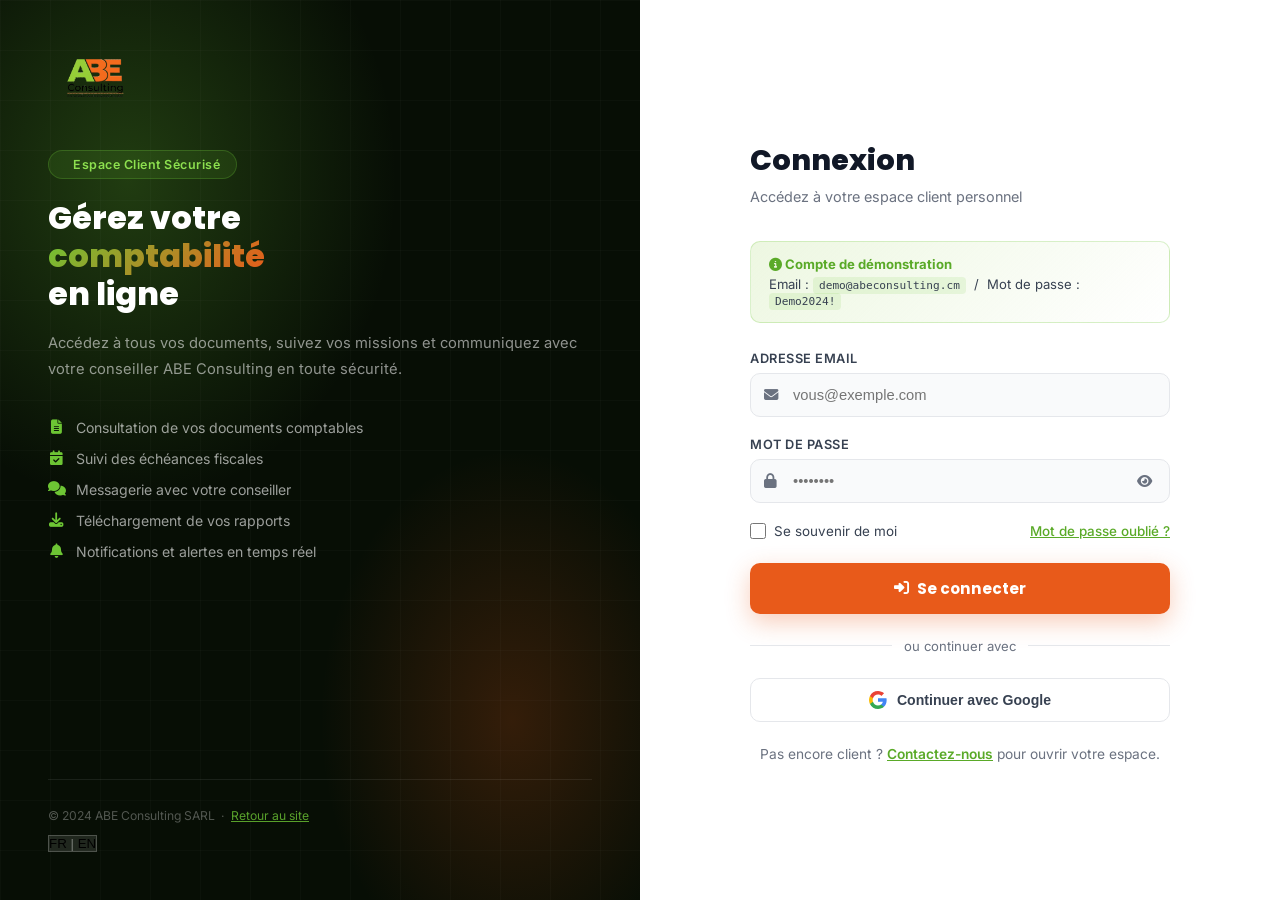
<file: login.html>
<!DOCTYPE html>
<html lang="fr">
<head>
  <meta charset="UTF-8" />
  <meta name="viewport" content="width=device-width, initial-scale=1.0" />
  <title>Connexion – Espace Client | ABE Consulting SARL</title>
  <link rel="icon" type="image/png" href="images/logoABE.png" />
  <link rel="stylesheet" href="https://cdnjs.cloudflare.com/ajax/libs/font-awesome/6.5.0/css/all.min.css" />
  <link rel="stylesheet" href="css/login.css" />
</head>
<body>
<div class="login-page">

  <!-- ═══ LEFT PANEL ═══ -->
  <div class="login-panel">
    <div class="login-panel-bg"></div>
    <div class="login-panel-grid"></div>

    <div class="panel-content">
      <a href="index.html">
        <img src="images/logoABE.png" alt="ABE Consulting SARL" class="panel-logo" />
      </a>

      <div class="panel-body">
        <div class="panel-eyebrow"><i class="fas fa-shield-check"></i> Espace Client Sécurisé</div>
        <h1 class="panel-title">
          Gérez votre<br /><span>comptabilité</span><br />en ligne
        </h1>
        <p class="panel-sub">
          Accédez à tous vos documents, suivez vos missions et communiquez avec votre conseiller ABE Consulting en toute sécurité.
        </p>
        <div class="panel-features">
          <div class="pf-item"><i class="fas fa-file-alt"></i> Consultation de vos documents comptables</div>
          <div class="pf-item"><i class="fas fa-calendar-check"></i> Suivi des échéances fiscales</div>
          <div class="pf-item"><i class="fas fa-comments"></i> Messagerie avec votre conseiller</div>
          <div class="pf-item"><i class="fas fa-download"></i> Téléchargement de vos rapports</div>
          <div class="pf-item"><i class="fas fa-bell"></i> Notifications et alertes en temps réel</div>
        </div>
      </div>

      <div class="panel-footer">
        <p>&copy; 2024 ABE Consulting SARL &nbsp;·&nbsp; <a href="index.html">Retour au site</a></p>
        <button class="lang-toggle" onclick="toggleLang()" aria-label="Changer de langue" style="margin-top:12px;background:rgba(255,255,255,.1);border:1.5px solid rgba(255,255,255,.2);">
          <span class="lang-fr active">FR</span>
          <span class="lang-sep" style="color:rgba(255,255,255,.4)">|</span>
          <span class="lang-en">EN</span>
        </button>
      </div>
    </div>
  </div>

  <!-- ═══ RIGHT PANEL (FORM) ═══ -->
  <div class="login-form-side">
    <div class="login-form-wrap">

      <div class="form-header">
        <h2>Connexion</h2>
        <p>Accédez à votre espace client personnel</p>
      </div>

      <!-- Demo hint -->
      <div class="demo-hint">
        <strong><i class="fas fa-info-circle"></i> Compte de démonstration</strong>
        Email : <code>demo@abeconsulting.cm</code> &nbsp;/&nbsp; Mot de passe : <code>Demo2024!</code>
      </div>

      <!-- Error message (hidden by default) -->
      <div class="login-error" id="loginError" style="display:none">
        <i class="fas fa-exclamation-circle"></i>
        <span id="loginErrorMsg">Email ou mot de passe incorrect.</span>
      </div>

      <form id="loginForm" novalidate>

        <!-- Email -->
        <div class="form-group">
          <label for="loginEmail">Adresse email</label>
          <div class="input-wrap">
            <i class="fas fa-envelope input-icon"></i>
            <input type="email" id="loginEmail" placeholder="vous@exemple.com" autocomplete="email" required />
          </div>
          <span class="field-error" id="emailError"></span>
        </div>

        <!-- Password -->
        <div class="form-group">
          <label for="loginPassword">Mot de passe</label>
          <div class="input-wrap">
            <i class="fas fa-lock input-icon"></i>
            <input type="password" id="loginPassword" placeholder="••••••••" autocomplete="current-password" required />
            <span class="input-toggle" onclick="togglePassword()" id="passwordToggle">
              <i class="fas fa-eye" id="eyeIcon"></i>
            </span>
          </div>
          <span class="field-error" id="passwordError"></span>
        </div>

        <!-- Extras -->
        <div class="form-extras">
          <label class="remember-me">
            <input type="checkbox" id="rememberMe" />
            Se souvenir de moi
          </label>
          <a href="#" class="forgot-link" onclick="showForgot(event)">Mot de passe oublié ?</a>
        </div>

        <!-- Submit -->
        <button type="submit" class="btn-login-submit" id="loginBtn">
          <i class="fas fa-sign-in-alt"></i> Se connecter
        </button>

      </form>

      <div class="or-divider">ou continuer avec</div>

      <div class="alt-login">
        <button class="btn-alt-login" onclick="alert('Connexion Google bientôt disponible')">
          <svg width="18" height="18" viewBox="0 0 18 18">
            <path fill="#4285F4" d="M17.64 9.2c0-.637-.057-1.251-.164-1.84H9v3.481h4.844c-.209 1.125-.843 2.078-1.796 2.717v2.258h2.908c1.702-1.567 2.684-3.874 2.684-6.615z"/>
            <path fill="#34A853" d="M9 18c2.43 0 4.467-.806 5.956-2.18l-2.908-2.259c-.806.54-1.837.86-3.048.86-2.344 0-4.328-1.584-5.036-3.711H.957v2.332A8.997 8.997 0 0 0 9 18z"/>
            <path fill="#FBBC05" d="M3.964 10.71A5.41 5.41 0 0 1 3.682 9c0-.593.102-1.17.282-1.71V4.958H.957A8.996 8.996 0 0 0 0 9c0 1.452.348 2.827.957 4.042l3.007-2.332z"/>
            <path fill="#EA4335" d="M9 3.58c1.321 0 2.508.454 3.44 1.345l2.582-2.58C13.463.891 11.426 0 9 0A8.997 8.997 0 0 0 .957 4.958L3.964 7.29C4.672 5.163 6.656 3.58 9 3.58z"/>
          </svg>
          Continuer avec Google
        </button>
      </div>

      <p class="signup-prompt">
        Pas encore client ? <a href="index.html#contact">Contactez-nous</a> pour ouvrir votre espace.
      </p>

    </div>
  </div>

</div>

<script src="js/i18n.js"></script>
<script src="js/auth.js"></script>
<script>
  function togglePassword() {
    const pw = document.getElementById('loginPassword');
    const icon = document.getElementById('eyeIcon');
    if (pw.type === 'password') {
      pw.type = 'text';
      icon.classList.replace('fa-eye','fa-eye-slash');
    } else {
      pw.type = 'password';
      icon.classList.replace('fa-eye-slash','fa-eye');
    }
  }
  function showForgot(e) {
    e.preventDefault();
    alert('Pour réinitialiser votre mot de passe, contactez-nous à abeconsultingsarl@yahoo.com ou au +237 670 365 978.');
  }
</script>
</body>
</html>
</file>
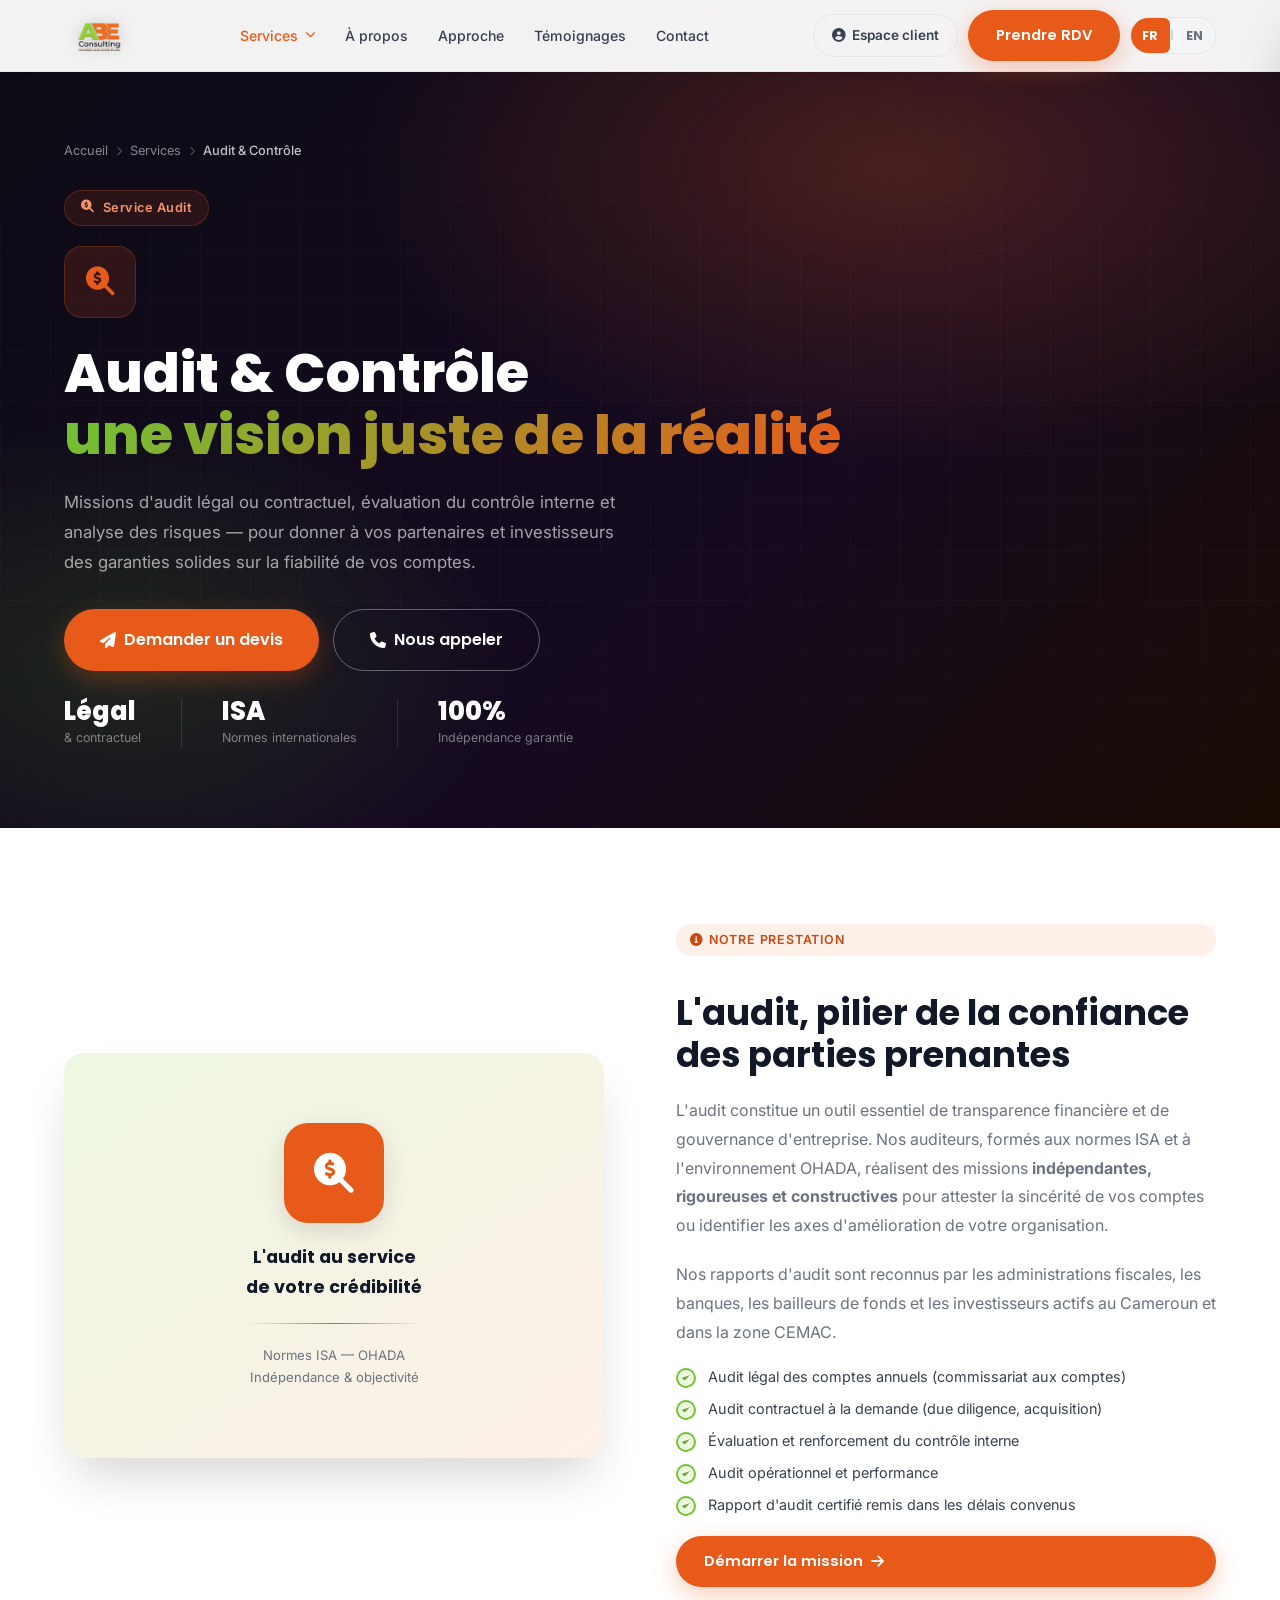
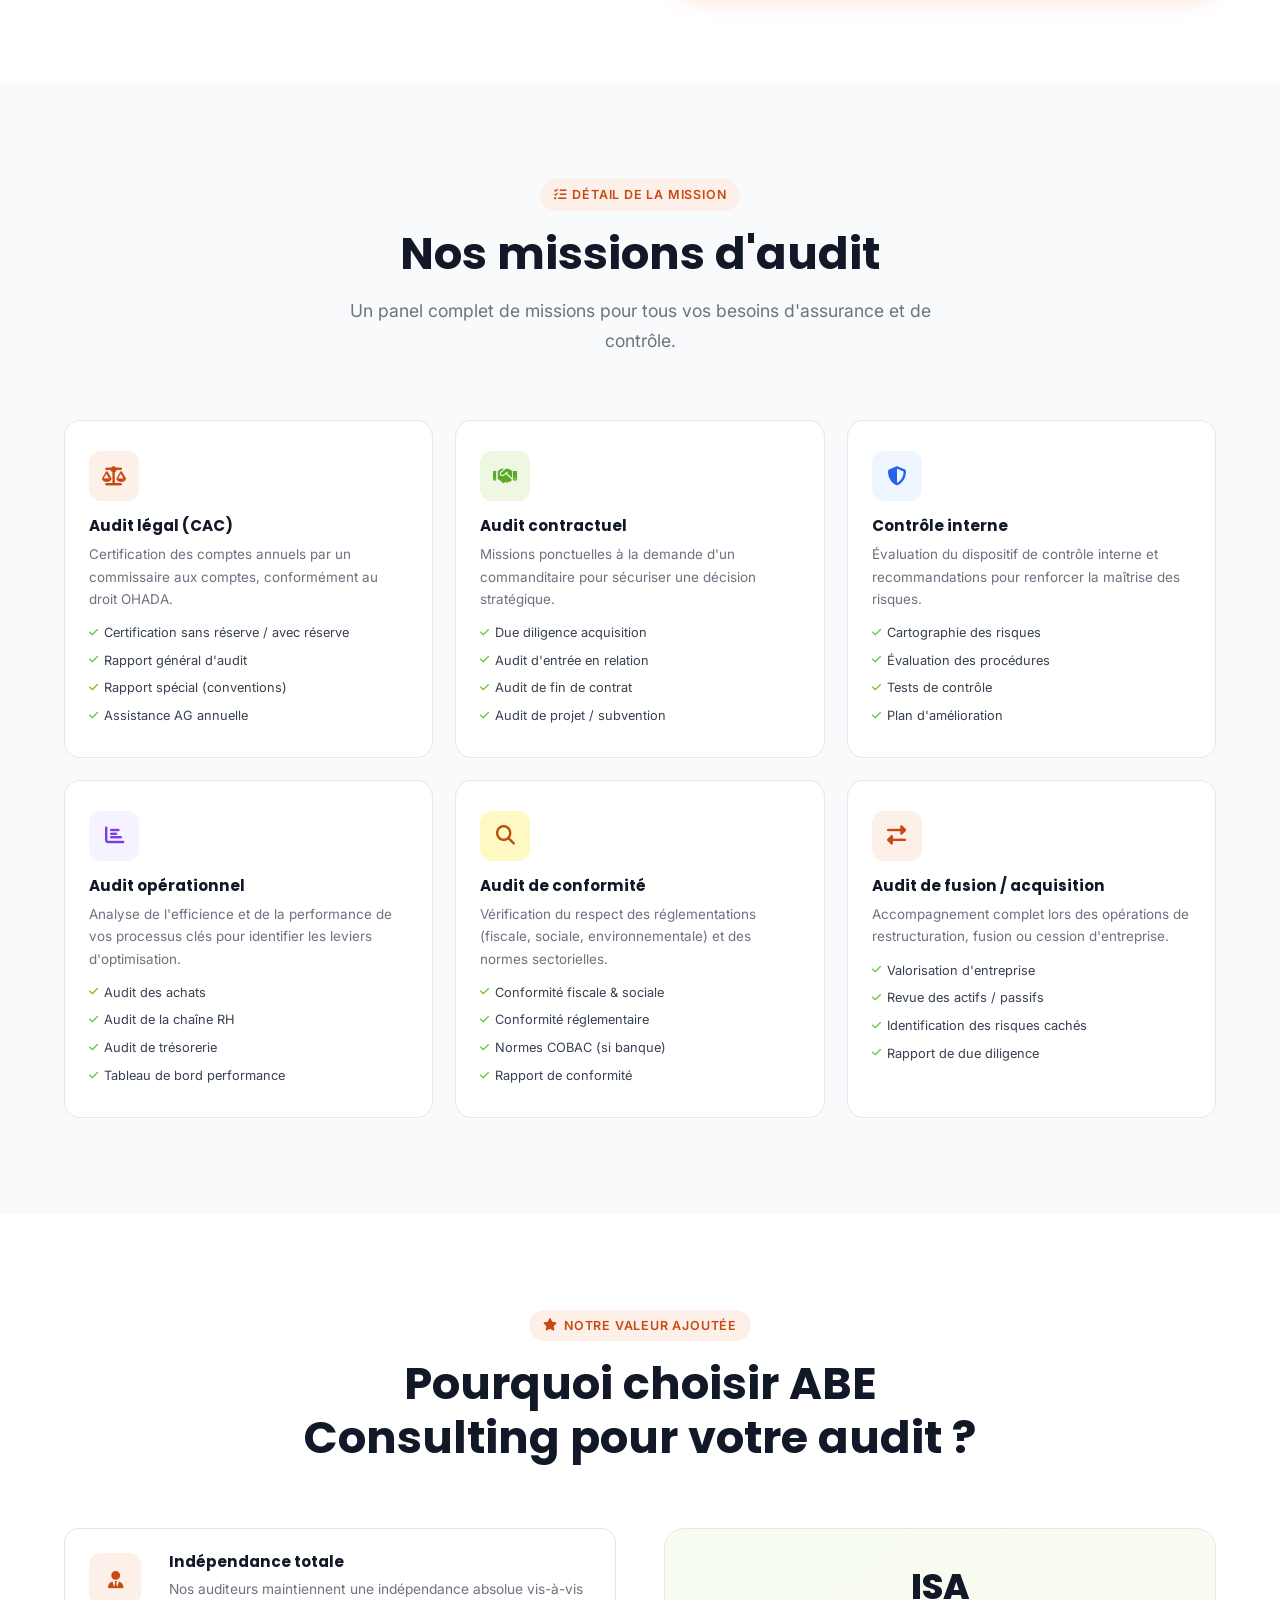
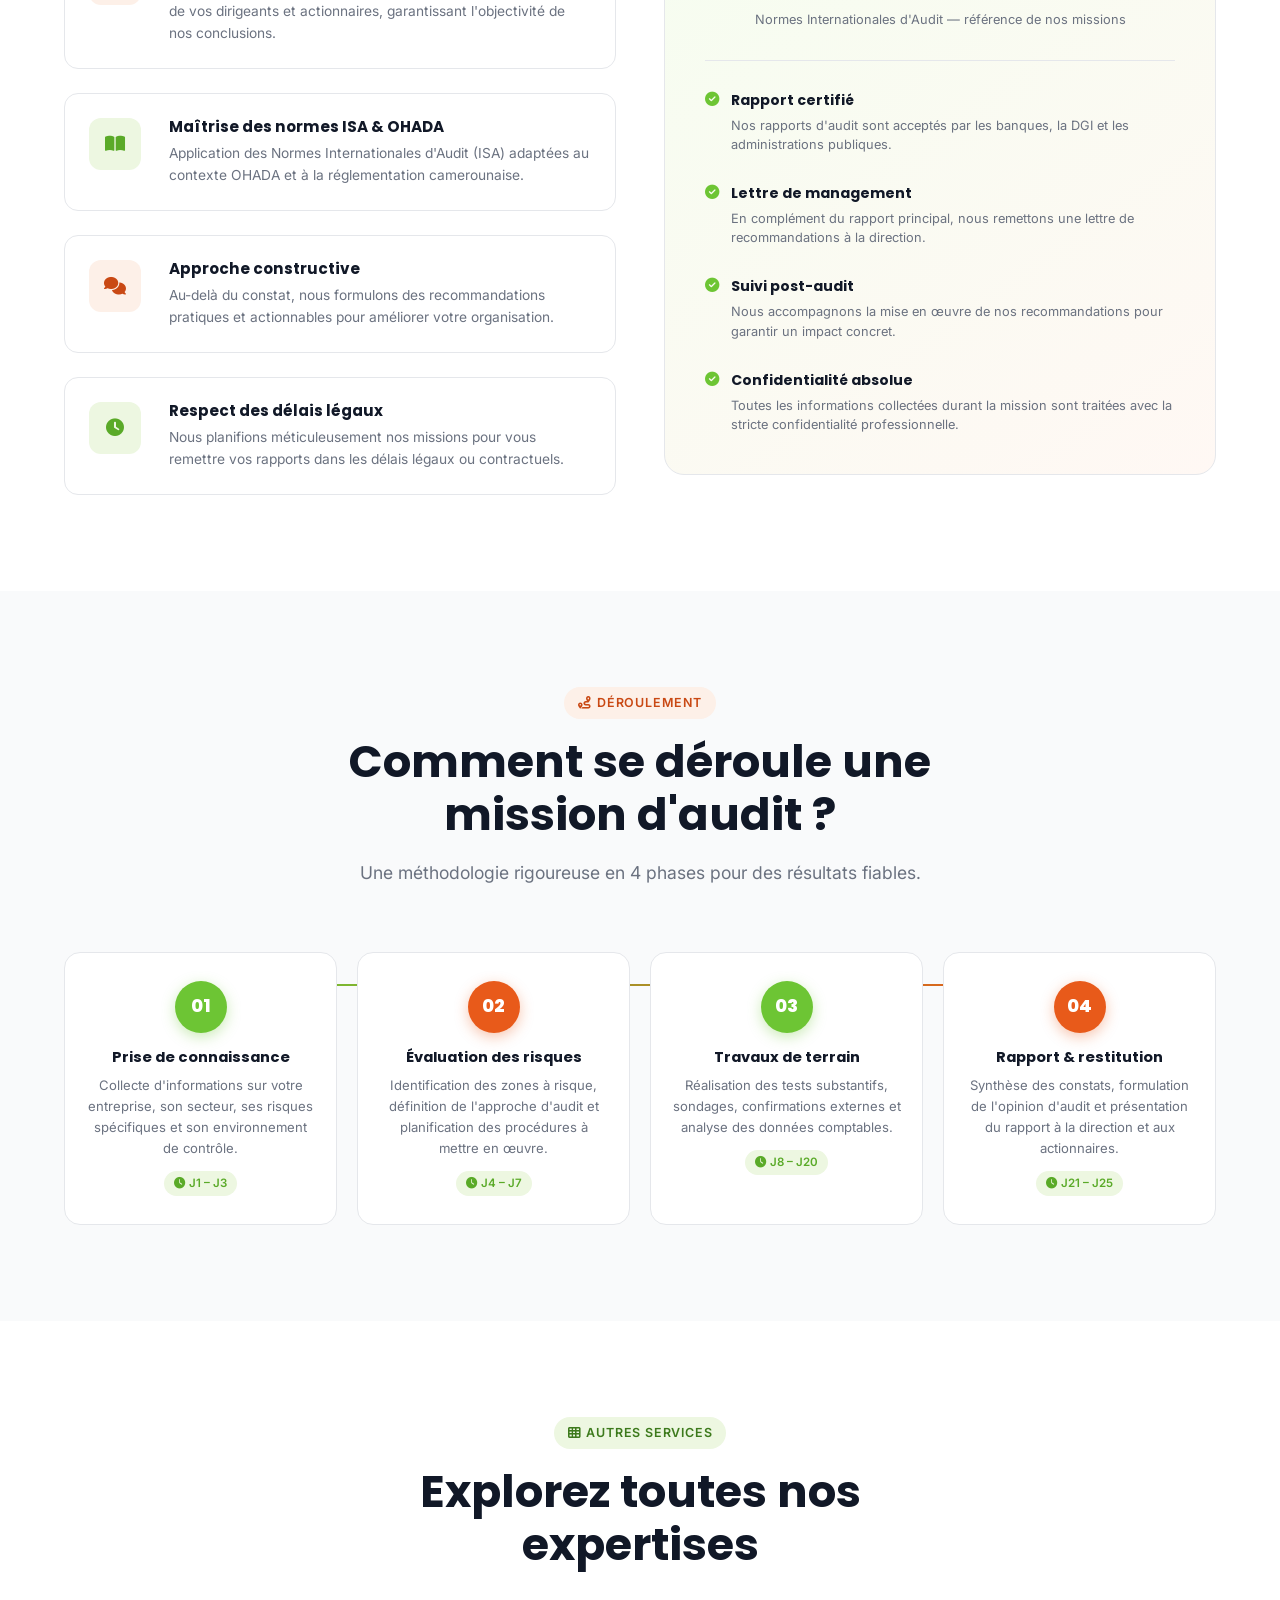
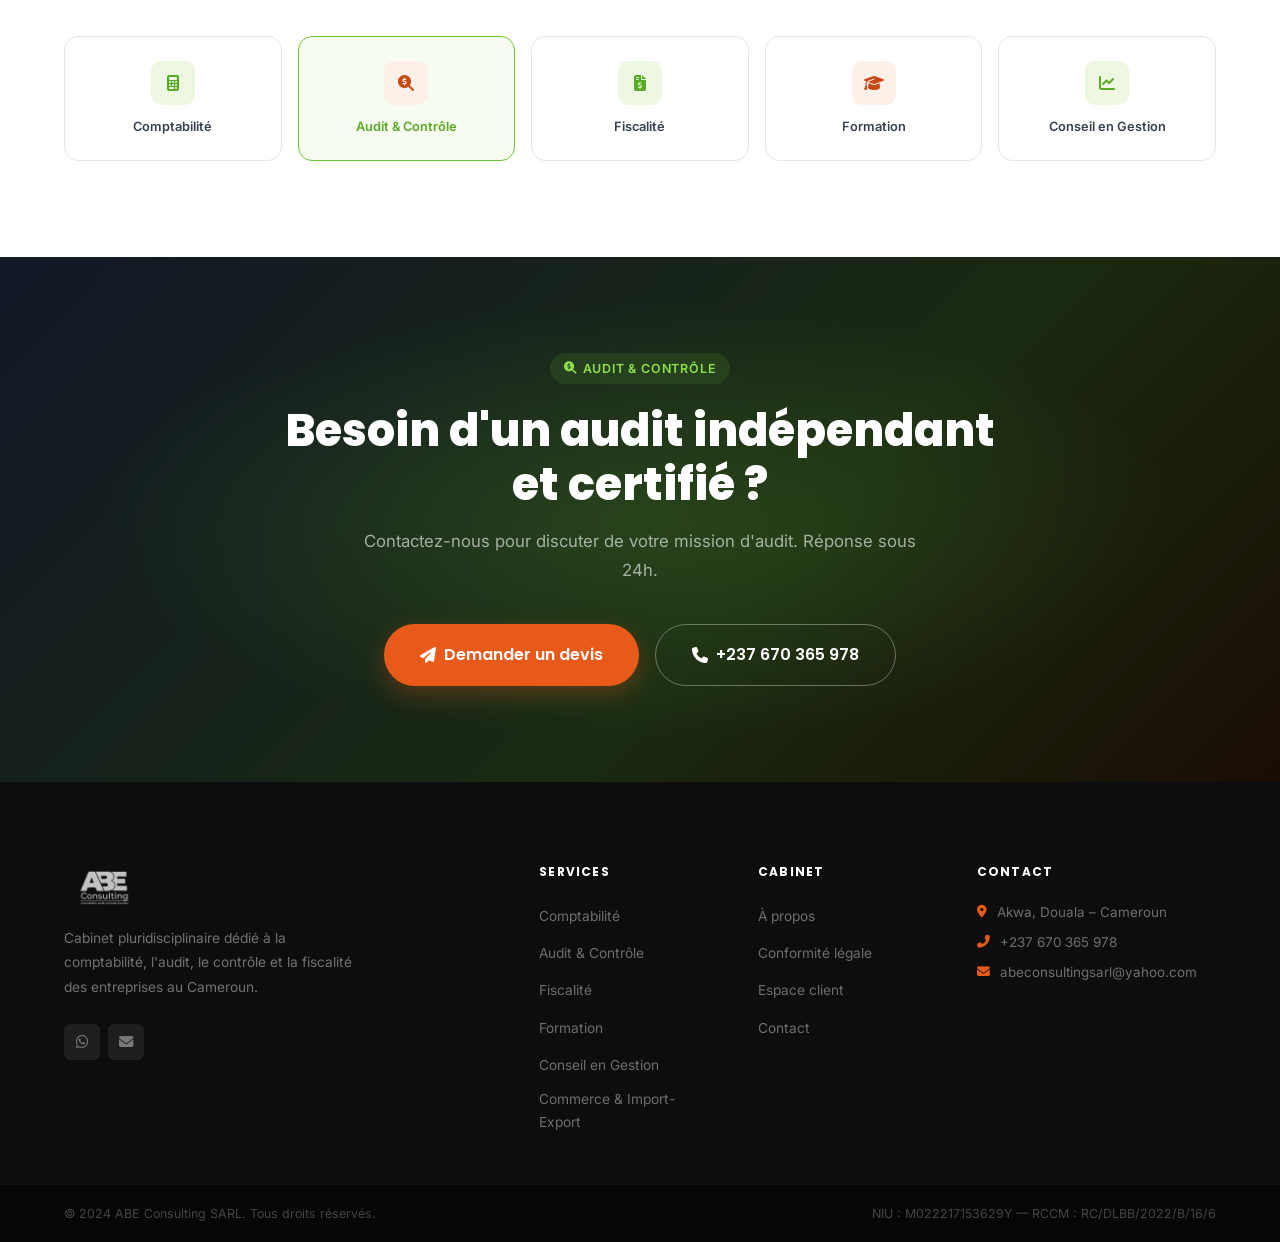
<file: services/audit.html>
<!DOCTYPE html>
<html lang="fr">
<head>
  <meta charset="UTF-8" />
  <meta name="viewport" content="width=device-width, initial-scale=1.0" />
  <meta name="description" content="Service d'audit et contrôle – ABE Consulting SARL. Audit légal, contractuel, contrôle interne à Douala, Cameroun." />
  <title>Audit & Contrôle – ABE Consulting SARL | Douala, Cameroun</title>
  <link rel="icon" type="image/png" href="../images/logoABE.png" />
  <link href="https://fonts.googleapis.com/css2?family=Inter:wght@400;500;600&family=Poppins:wght@400;500;600;700;800&display=swap" rel="stylesheet" />
  <link rel="stylesheet" href="https://cdnjs.cloudflare.com/ajax/libs/font-awesome/6.5.0/css/all.min.css" />
  <link rel="stylesheet" href="../css/style.css" />
  <link rel="stylesheet" href="../css/service.css" />
</head>
<body>

<!-- ══ HEADER ══ -->
<header id="header" class="scrolled">
  <div class="container header-inner">
    <a href="../index.html" class="logo-wrap"><img src="../images/logoABE.png" alt="ABE Consulting SARL" class="logo" /></a>
    <nav><ul class="nav-links">
      <li class="has-dropdown">
        <a href="../index.html#services" class="nav-link active-link">Services <i class="fas fa-chevron-down" style="font-size:.65rem;margin-left:3px"></i></a>
        <div class="nav-dropdown">
          <a href="comptabilite.html" class="nd-item"><i class="fas fa-calculator nd-icon"></i><span>Comptabilité</span></a>
          <a href="audit.html"        class="nd-item active"><i class="fas fa-search-dollar nd-icon"></i><span>Audit & Contrôle</span></a>
          <a href="fiscalite.html"    class="nd-item"><i class="fas fa-file-invoice-dollar nd-icon"></i><span>Fiscalité</span></a>
          <a href="formation.html"    class="nd-item"><i class="fas fa-graduation-cap nd-icon"></i><span>Formation</span></a>
          <a href="conseil.html"      class="nd-item"><i class="fas fa-chart-line nd-icon"></i><span>Conseil en Gestion</span></a>
          <a href="commerce.html"     class="nd-item"><i class="fas fa-globe nd-icon"></i><span>Commerce & Import-Export</span></a>
        </div>
      </li>
      <li><a href="../index.html#about"        class="nav-link">À propos</a></li>
      <li><a href="../index.html#process"      class="nav-link">Approche</a></li>
      <li><a href="../index.html#testimonials" class="nav-link">Témoignages</a></li>
      <li><a href="../index.html#contact"      class="nav-link">Contact</a></li>
    </ul></nav>
    <div class="header-actions">
      <a href="../login.html" class="btn-login"><i class="fas fa-user-circle"></i> <span data-i18n="nav_client_space">Espace client</span></a>
      <a href="../index.html#contact" class="btn btn-primary" data-i18n="nav_book">Prendre RDV</a>
      <button class="lang-toggle" onclick="toggleLang()" aria-label="Changer de langue / Switch language">
        <span class="lang-fr active">FR</span>
        <span class="lang-sep">|</span>
        <span class="lang-en">EN</span>
      </button>
    </div>
    <button class="hamburger" onclick="this.classList.toggle('open');document.getElementById('mobileMenu').classList.toggle('open')" aria-label="Menu"><span></span><span></span><span></span></button>
  </div>
  <div class="mobile-drawer" id="mobileMenu">
    <nav class="drawer-nav">
      <a href="comptabilite.html" class="drawer-link">Comptabilité</a><a href="audit.html" class="drawer-link">Audit & Contrôle</a>
      <a href="fiscalite.html" class="drawer-link">Fiscalité</a><a href="formation.html" class="drawer-link">Formation</a>
      <a href="conseil.html" class="drawer-link">Conseil en Gestion</a><a href="commerce.html" class="drawer-link">Commerce & Import-Export</a>
    </nav>
    <div class="drawer-actions">
      <a href="../login.html" class="btn btn-outline-dark">Espace client</a>
      <a href="../index.html#contact" class="btn btn-primary">Prendre RDV</a>
    </div>
  </div>
</header>

<!-- ══ HERO ══ -->
<section class="svc-hero">
  <div class="svc-hero-bg" style="background:linear-gradient(135deg,#0d0a15 0%,#150a20 60%,#1a0d04 100%)"></div>
  <div class="svc-hero-gradient" style="--hero-color1:rgba(232,90,26,.25);--hero-color2:rgba(109,197,52,.15)"></div>
  <div class="svc-hero-grid"></div>
  <div class="container svc-hero-inner">
    <div class="breadcrumb">
      <a href="../index.html">Accueil</a><span class="sep"><i class="fas fa-chevron-right" style="font-size:.6rem"></i></span>
      <a href="../index.html#services">Services</a><span class="sep"><i class="fas fa-chevron-right" style="font-size:.6rem"></i></span>
      <span class="current">Audit & Contrôle</span>
    </div>
    <div class="svc-hero-tag orange"><i class="fas fa-search-dollar"></i> Service Audit</div>
    <div class="svc-hero-icon shi-orange"><i class="fas fa-search-dollar"></i></div>
    <h1 class="svc-hero-title">Audit & Contrôle<br /><span class="grad">une vision juste de la réalité</span></h1>
    <p class="svc-hero-sub">Missions d'audit légal ou contractuel, évaluation du contrôle interne et analyse des risques — pour donner à vos partenaires et investisseurs des garanties solides sur la fiabilité de vos comptes.</p>
    <div class="svc-hero-ctas">
      <a href="../index.html#contact" class="btn btn-primary btn-lg"><i class="fas fa-paper-plane"></i> Demander un devis</a>
      <a href="tel:+237670365978"     class="btn btn-ghost btn-lg"><i class="fas fa-phone"></i> Nous appeler</a>
    </div>
    <div class="svc-hero-stats">
      <div class="svc-stat"><strong>Légal</strong><span>& contractuel</span></div>
      <div class="svc-stat-sep"></div>
      <div class="svc-stat"><strong>ISA</strong><span>Normes internationales</span></div>
      <div class="svc-stat-sep"></div>
      <div class="svc-stat"><strong>100%</strong><span>Indépendance garantie</span></div>
    </div>
  </div>
</section>

<!-- ══ INTRO ══ -->
<section class="section">
  <div class="container svc-intro">
    <div class="intro-visual reveal-l">
      <div class="intro-img-card">
        <div class="intro-img-inner">
          <div class="intro-big-icon ibi-o"><i class="fas fa-search-dollar"></i></div>
          <p style="font-family:'Poppins',sans-serif;font-weight:700;color:var(--c-900);font-size:1.1rem">L'audit au service<br/>de votre crédibilité</p>
          <div style="height:1px;width:100%;background:linear-gradient(90deg,transparent,var(--c-orange),transparent)"></div>
          <p style="font-size:.82rem;color:var(--c-500);text-align:center">Normes ISA — OHADA<br/>Indépendance & objectivité</p>
        </div>
      </div>
    </div>
    <div class="intro-text reveal-r">
      <div class="tag orange"><i class="fas fa-info-circle"></i> Notre prestation</div>
      <h2>L'audit, pilier de la confiance des parties prenantes</h2>
      <p>L'audit constitue un outil essentiel de transparence financière et de gouvernance d'entreprise. Nos auditeurs, formés aux normes ISA et à l'environnement OHADA, réalisent des missions <strong>indépendantes, rigoureuses et constructives</strong> pour attester la sincérité de vos comptes ou identifier les axes d'amélioration de votre organisation.</p>
      <p>Nos rapports d'audit sont reconnus par les administrations fiscales, les banques, les bailleurs de fonds et les investisseurs actifs au Cameroun et dans la zone CEMAC.</p>
      <div class="intro-checklist">
        <div class="ic-item">Audit légal des comptes annuels (commissariat aux comptes)</div>
        <div class="ic-item">Audit contractuel à la demande (due diligence, acquisition)</div>
        <div class="ic-item">Évaluation et renforcement du contrôle interne</div>
        <div class="ic-item">Audit opérationnel et performance</div>
        <div class="ic-item">Rapport d'audit certifié remis dans les délais convenus</div>
      </div>
      <a href="../index.html#contact" class="btn btn-primary">Démarrer la mission <i class="fas fa-arrow-right"></i></a>
    </div>
  </div>
</section>

<!-- ══ PRESTATIONS ══ -->
<section class="section section-alt">
  <div class="container">
    <div class="sh reveal">
      <div class="tag orange"><i class="fas fa-list-check"></i> Détail de la mission</div>
      <h2 class="h-lg">Nos missions d'audit</h2>
      <p class="lead">Un panel complet de missions pour tous vos besoins d'assurance et de contrôle.</p>
    </div>
    <div class="included-grid">
      <div class="inc-card reveal" style="transition-delay:.05s">
        <div class="inc-icon ii-o"><i class="fas fa-balance-scale"></i></div>
        <h3>Audit légal (CAC)</h3>
        <p>Certification des comptes annuels par un commissaire aux comptes, conformément au droit OHADA.</p>
        <ul class="inc-list">
          <li><i class="fas fa-check"></i> Certification sans réserve / avec réserve</li>
          <li><i class="fas fa-check"></i> Rapport général d'audit</li>
          <li><i class="fas fa-check"></i> Rapport spécial (conventions)</li>
          <li><i class="fas fa-check"></i> Assistance AG annuelle</li>
        </ul>
      </div>
      <div class="inc-card reveal" style="transition-delay:.1s">
        <div class="inc-icon ii-g"><i class="fas fa-handshake"></i></div>
        <h3>Audit contractuel</h3>
        <p>Missions ponctuelles à la demande d'un commanditaire pour sécuriser une décision stratégique.</p>
        <ul class="inc-list">
          <li><i class="fas fa-check"></i> Due diligence acquisition</li>
          <li><i class="fas fa-check"></i> Audit d'entrée en relation</li>
          <li><i class="fas fa-check"></i> Audit de fin de contrat</li>
          <li><i class="fas fa-check"></i> Audit de projet / subvention</li>
        </ul>
      </div>
      <div class="inc-card reveal" style="transition-delay:.15s">
        <div class="inc-icon ii-b"><i class="fas fa-shield-alt"></i></div>
        <h3>Contrôle interne</h3>
        <p>Évaluation du dispositif de contrôle interne et recommandations pour renforcer la maîtrise des risques.</p>
        <ul class="inc-list">
          <li><i class="fas fa-check"></i> Cartographie des risques</li>
          <li><i class="fas fa-check"></i> Évaluation des procédures</li>
          <li><i class="fas fa-check"></i> Tests de contrôle</li>
          <li><i class="fas fa-check"></i> Plan d'amélioration</li>
        </ul>
      </div>
      <div class="inc-card reveal" style="transition-delay:.2s">
        <div class="inc-icon ii-p"><i class="fas fa-chart-bar"></i></div>
        <h3>Audit opérationnel</h3>
        <p>Analyse de l'efficience et de la performance de vos processus clés pour identifier les leviers d'optimisation.</p>
        <ul class="inc-list">
          <li><i class="fas fa-check"></i> Audit des achats</li>
          <li><i class="fas fa-check"></i> Audit de la chaîne RH</li>
          <li><i class="fas fa-check"></i> Audit de trésorerie</li>
          <li><i class="fas fa-check"></i> Tableau de bord performance</li>
        </ul>
      </div>
      <div class="inc-card reveal" style="transition-delay:.25s">
        <div class="inc-icon ii-y"><i class="fas fa-search"></i></div>
        <h3>Audit de conformité</h3>
        <p>Vérification du respect des réglementations (fiscale, sociale, environnementale) et des normes sectorielles.</p>
        <ul class="inc-list">
          <li><i class="fas fa-check"></i> Conformité fiscale & sociale</li>
          <li><i class="fas fa-check"></i> Conformité réglementaire</li>
          <li><i class="fas fa-check"></i> Normes COBAC (si banque)</li>
          <li><i class="fas fa-check"></i> Rapport de conformité</li>
        </ul>
      </div>
      <div class="inc-card reveal" style="transition-delay:.3s">
        <div class="inc-icon ii-o"><i class="fas fa-exchange-alt"></i></div>
        <h3>Audit de fusion / acquisition</h3>
        <p>Accompagnement complet lors des opérations de restructuration, fusion ou cession d'entreprise.</p>
        <ul class="inc-list">
          <li><i class="fas fa-check"></i> Valorisation d'entreprise</li>
          <li><i class="fas fa-check"></i> Revue des actifs / passifs</li>
          <li><i class="fas fa-check"></i> Identification des risques cachés</li>
          <li><i class="fas fa-check"></i> Rapport de due diligence</li>
        </ul>
      </div>
    </div>
  </div>
</section>

<!-- ══ AVANTAGES ══ -->
<section class="section">
  <div class="container">
    <div class="sh reveal"><div class="tag orange"><i class="fas fa-star"></i> Notre valeur ajoutée</div><h2 class="h-lg">Pourquoi choisir ABE Consulting pour votre audit ?</h2></div>
    <div style="display:grid;grid-template-columns:1fr 1fr;gap:48px;align-items:start">
      <div class="benefits-list reveal-l">
        <div class="benefit-row"><div class="benefit-icon bi-o"><i class="fas fa-user-tie"></i></div><div class="benefit-text"><h4>Indépendance totale</h4><p>Nos auditeurs maintiennent une indépendance absolue vis-à-vis de vos dirigeants et actionnaires, garantissant l'objectivité de nos conclusions.</p></div></div>
        <div class="benefit-row"><div class="benefit-icon bi-g"><i class="fas fa-book-open"></i></div><div class="benefit-text"><h4>Maîtrise des normes ISA & OHADA</h4><p>Application des Normes Internationales d'Audit (ISA) adaptées au contexte OHADA et à la réglementation camerounaise.</p></div></div>
        <div class="benefit-row"><div class="benefit-icon bi-o"><i class="fas fa-comments"></i></div><div class="benefit-text"><h4>Approche constructive</h4><p>Au-delà du constat, nous formulons des recommandations pratiques et actionnables pour améliorer votre organisation.</p></div></div>
        <div class="benefit-row"><div class="benefit-icon bi-g"><i class="fas fa-clock"></i></div><div class="benefit-text"><h4>Respect des délais légaux</h4><p>Nous planifions méticuleusement nos missions pour vous remettre vos rapports dans les délais légaux ou contractuels.</p></div></div>
      </div>
      <div class="benefits-visual reveal-r">
        <div class="bv-stat"><strong>ISA</strong><span>Normes Internationales d'Audit — référence de nos missions</span></div>
        <div class="bv-divider"></div>
        <div class="bv-feature"><i class="fas fa-check-circle"></i><div><h5>Rapport certifié</h5><p>Nos rapports d'audit sont acceptés par les banques, la DGI et les administrations publiques.</p></div></div>
        <div class="bv-feature"><i class="fas fa-check-circle"></i><div><h5>Lettre de management</h5><p>En complément du rapport principal, nous remettons une lettre de recommandations à la direction.</p></div></div>
        <div class="bv-feature"><i class="fas fa-check-circle"></i><div><h5>Suivi post-audit</h5><p>Nous accompagnons la mise en œuvre de nos recommandations pour garantir un impact concret.</p></div></div>
        <div class="bv-feature"><i class="fas fa-check-circle"></i><div><h5>Confidentialité absolue</h5><p>Toutes les informations collectées durant la mission sont traitées avec la stricte confidentialité professionnelle.</p></div></div>
      </div>
    </div>
  </div>
</section>

<!-- ══ PROCESSUS ══ -->
<section class="section section-alt">
  <div class="container">
    <div class="sh reveal"><div class="tag orange"><i class="fas fa-route"></i> Déroulement</div><h2 class="h-lg">Comment se déroule une mission d'audit ?</h2><p class="lead">Une méthodologie rigoureuse en 4 phases pour des résultats fiables.</p></div>
    <div class="svc-process-grid">
      <div class="proc-card reveal" style="transition-delay:.05s"><div class="proc-num">01</div><h4>Prise de connaissance</h4><p>Collecte d'informations sur votre entreprise, son secteur, ses risques spécifiques et son environnement de contrôle.</p><span class="proc-time"><i class="fas fa-clock"></i> J1 – J3</span></div>
      <div class="proc-card reveal" style="transition-delay:.1s"><div class="proc-num">02</div><h4>Évaluation des risques</h4><p>Identification des zones à risque, définition de l'approche d'audit et planification des procédures à mettre en œuvre.</p><span class="proc-time"><i class="fas fa-clock"></i> J4 – J7</span></div>
      <div class="proc-card reveal" style="transition-delay:.15s"><div class="proc-num">03</div><h4>Travaux de terrain</h4><p>Réalisation des tests substantifs, sondages, confirmations externes et analyse des données comptables.</p><span class="proc-time"><i class="fas fa-clock"></i> J8 – J20</span></div>
      <div class="proc-card reveal" style="transition-delay:.2s"><div class="proc-num">04</div><h4>Rapport & restitution</h4><p>Synthèse des constats, formulation de l'opinion d'audit et présentation du rapport à la direction et aux actionnaires.</p><span class="proc-time"><i class="fas fa-clock"></i> J21 – J25</span></div>
    </div>
  </div>
</section>

<!-- ══ AUTRES SERVICES ══ -->
<section class="section"><div class="container">
  <div class="sh reveal"><div class="tag"><i class="fas fa-th"></i> Autres services</div><h2 class="h-lg">Explorez toutes nos expertises</h2></div>
  <div class="related-grid reveal">
    <a href="comptabilite.html" class="related-card"><div class="related-icon ri-g"><i class="fas fa-calculator"></i></div><span>Comptabilité</span></a>
    <a href="audit.html"        class="related-card current"><div class="related-icon ri-o"><i class="fas fa-search-dollar"></i></div><span>Audit & Contrôle</span></a>
    <a href="fiscalite.html"    class="related-card"><div class="related-icon ri-g"><i class="fas fa-file-invoice-dollar"></i></div><span>Fiscalité</span></a>
    <a href="formation.html"    class="related-card"><div class="related-icon ri-o"><i class="fas fa-graduation-cap"></i></div><span>Formation</span></a>
    <a href="conseil.html"      class="related-card"><div class="related-icon ri-g"><i class="fas fa-chart-line"></i></div><span>Conseil en Gestion</span></a>
  </div>
</div></section>

<!-- ══ CTA ══ -->
<section class="cta-banner"><div class="container cta-inner">
  <div class="tag light" style="margin:0 auto 20px"><i class="fas fa-search-dollar"></i> Audit & Contrôle</div>
  <h2>Besoin d'un audit indépendant<br />et certifié ?</h2>
  <p>Contactez-nous pour discuter de votre mission d'audit. Réponse sous 24h.</p>
  <div class="cta-actions">
    <a href="../index.html#contact" class="btn btn-primary btn-lg"><i class="fas fa-paper-plane"></i> Demander un devis</a>
    <a href="tel:+237670365978"     class="btn btn-ghost btn-lg"><i class="fas fa-phone"></i> +237 670 365 978</a>
  </div>
</div></section>

<!-- ══ FOOTER ══ -->
<footer><div class="footer-main"><div class="container footer-grid">
  <div class="footer-brand"><img src="../images/logoABE.png" alt="ABE Consulting" class="footer-logo-img" /><p>Cabinet pluridisciplinaire dédié à la comptabilité, l'audit, le contrôle et la fiscalité des entreprises au Cameroun.</p><div class="footer-socials"><a href="https://wa.me/237670365978" class="footer-social-btn" target="_blank"><i class="fab fa-whatsapp"></i></a><a href="mailto:abeconsultingsarl@yahoo.com" class="footer-social-btn"><i class="fas fa-envelope"></i></a></div></div>
  <div class="footer-col"><h5>Services</h5><ul><li><a href="comptabilite.html">Comptabilité</a></li><li><a href="audit.html">Audit & Contrôle</a></li><li><a href="fiscalite.html">Fiscalité</a></li><li><a href="formation.html">Formation</a></li><li><a href="conseil.html">Conseil en Gestion</a></li><li><a href="commerce.html">Commerce & Import-Export</a></li></ul></div>
  <div class="footer-col"><h5>Cabinet</h5><ul><li><a href="../index.html#about">À propos</a></li><li><a href="../index.html#certifications">Conformité légale</a></li><li><a href="../login.html">Espace client</a></li><li><a href="../index.html#contact">Contact</a></li></ul></div>
  <div class="footer-col"><h5>Contact</h5><ul class="footer-contact-list"><li><i class="fas fa-map-marker-alt"></i><span>Akwa, Douala – Cameroun</span></li><li><i class="fas fa-phone-alt"></i><a href="tel:+237670365978">+237 670 365 978</a></li><li><i class="fas fa-envelope"></i><a href="mailto:abeconsultingsarl@yahoo.com">abeconsultingsarl@yahoo.com</a></li></ul></div>
</div></div><div class="footer-bottom"><div class="container footer-bottom-inner"><p>&copy; 2024 ABE Consulting SARL. Tous droits réservés.</p><p>NIU : M022217153629Y — RCCM : RC/DLBB/2022/B/16/6</p></div></div></footer>
<button class="back-top" id="backTop" onclick="window.scrollTo({top:0,behavior:'smooth'})"><i class="fas fa-arrow-up"></i></button>
<script src="../js/i18n.js"></script>
<script src="../js/main.js"></script>
<script>window.addEventListener('scroll',()=>{document.getElementById('backTop').classList.toggle('show',window.scrollY>400);},{passive:true});</script>
</body>
</html>
</file>
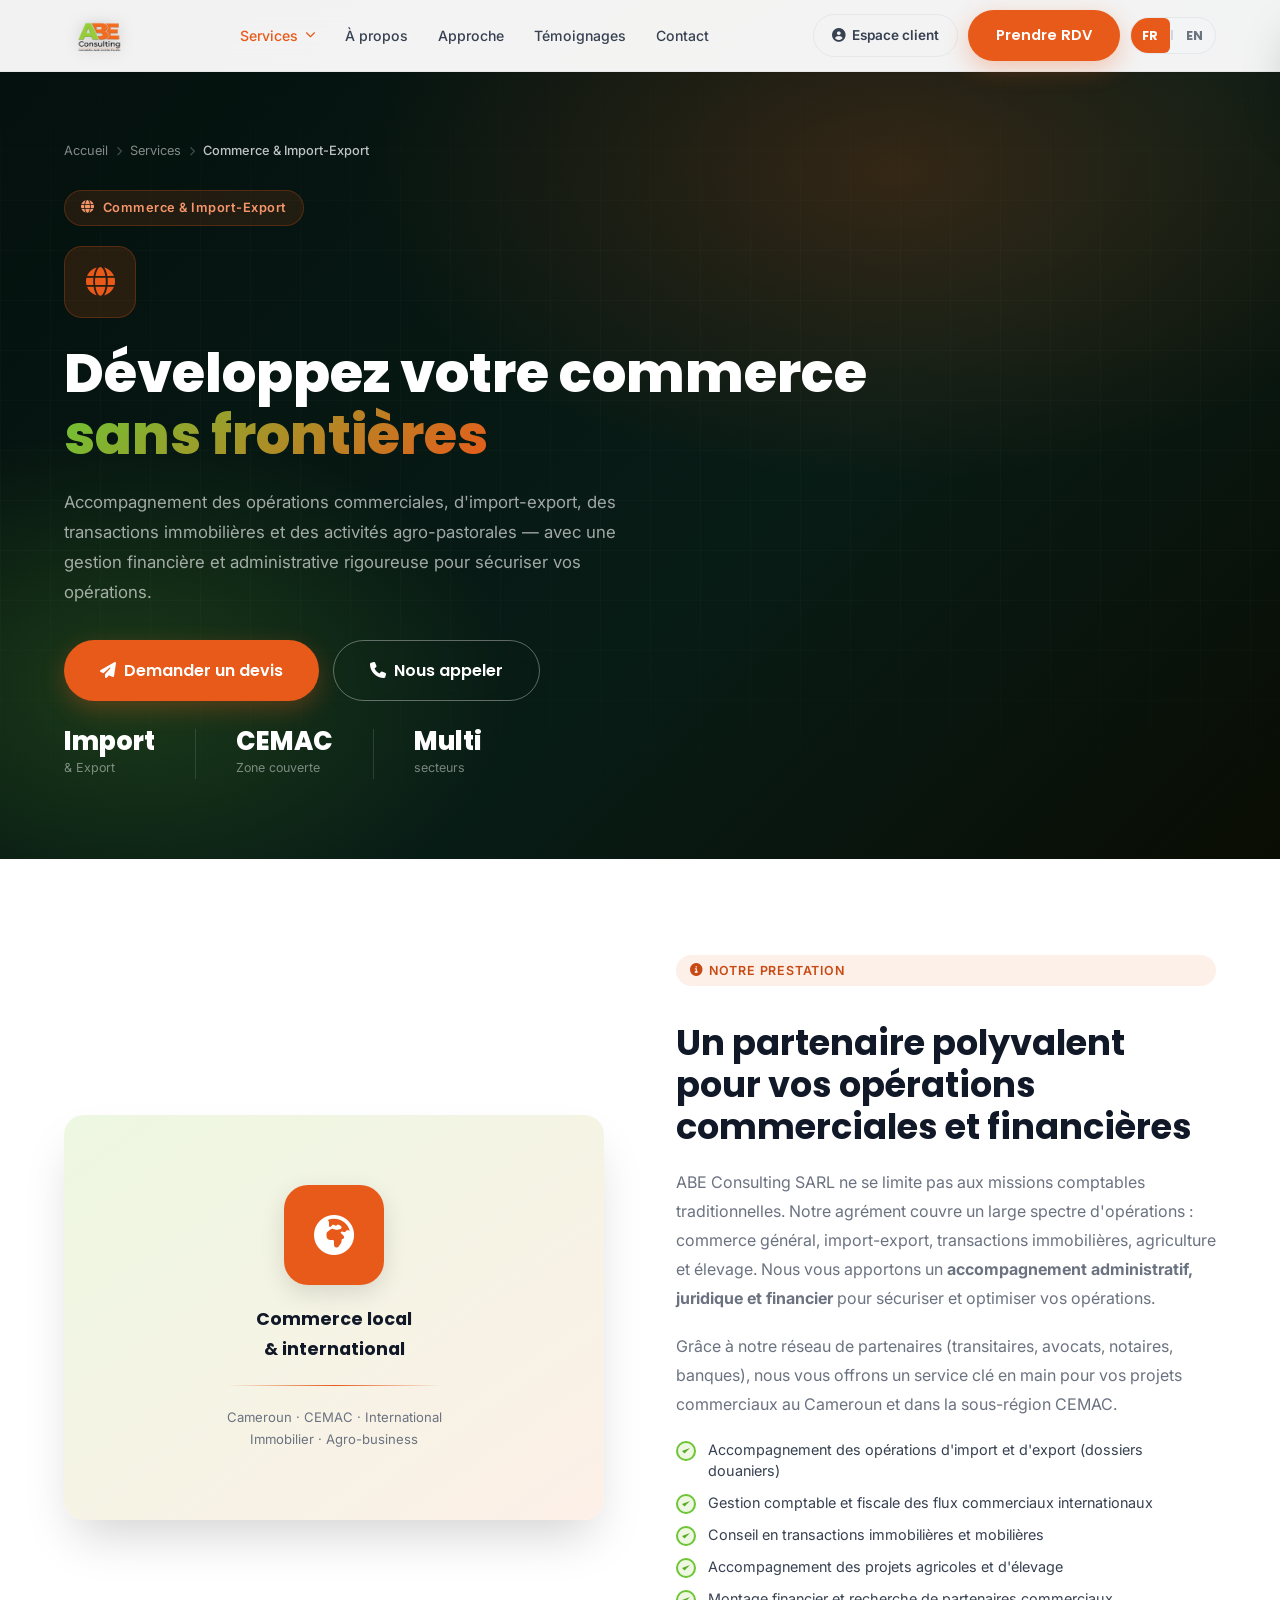
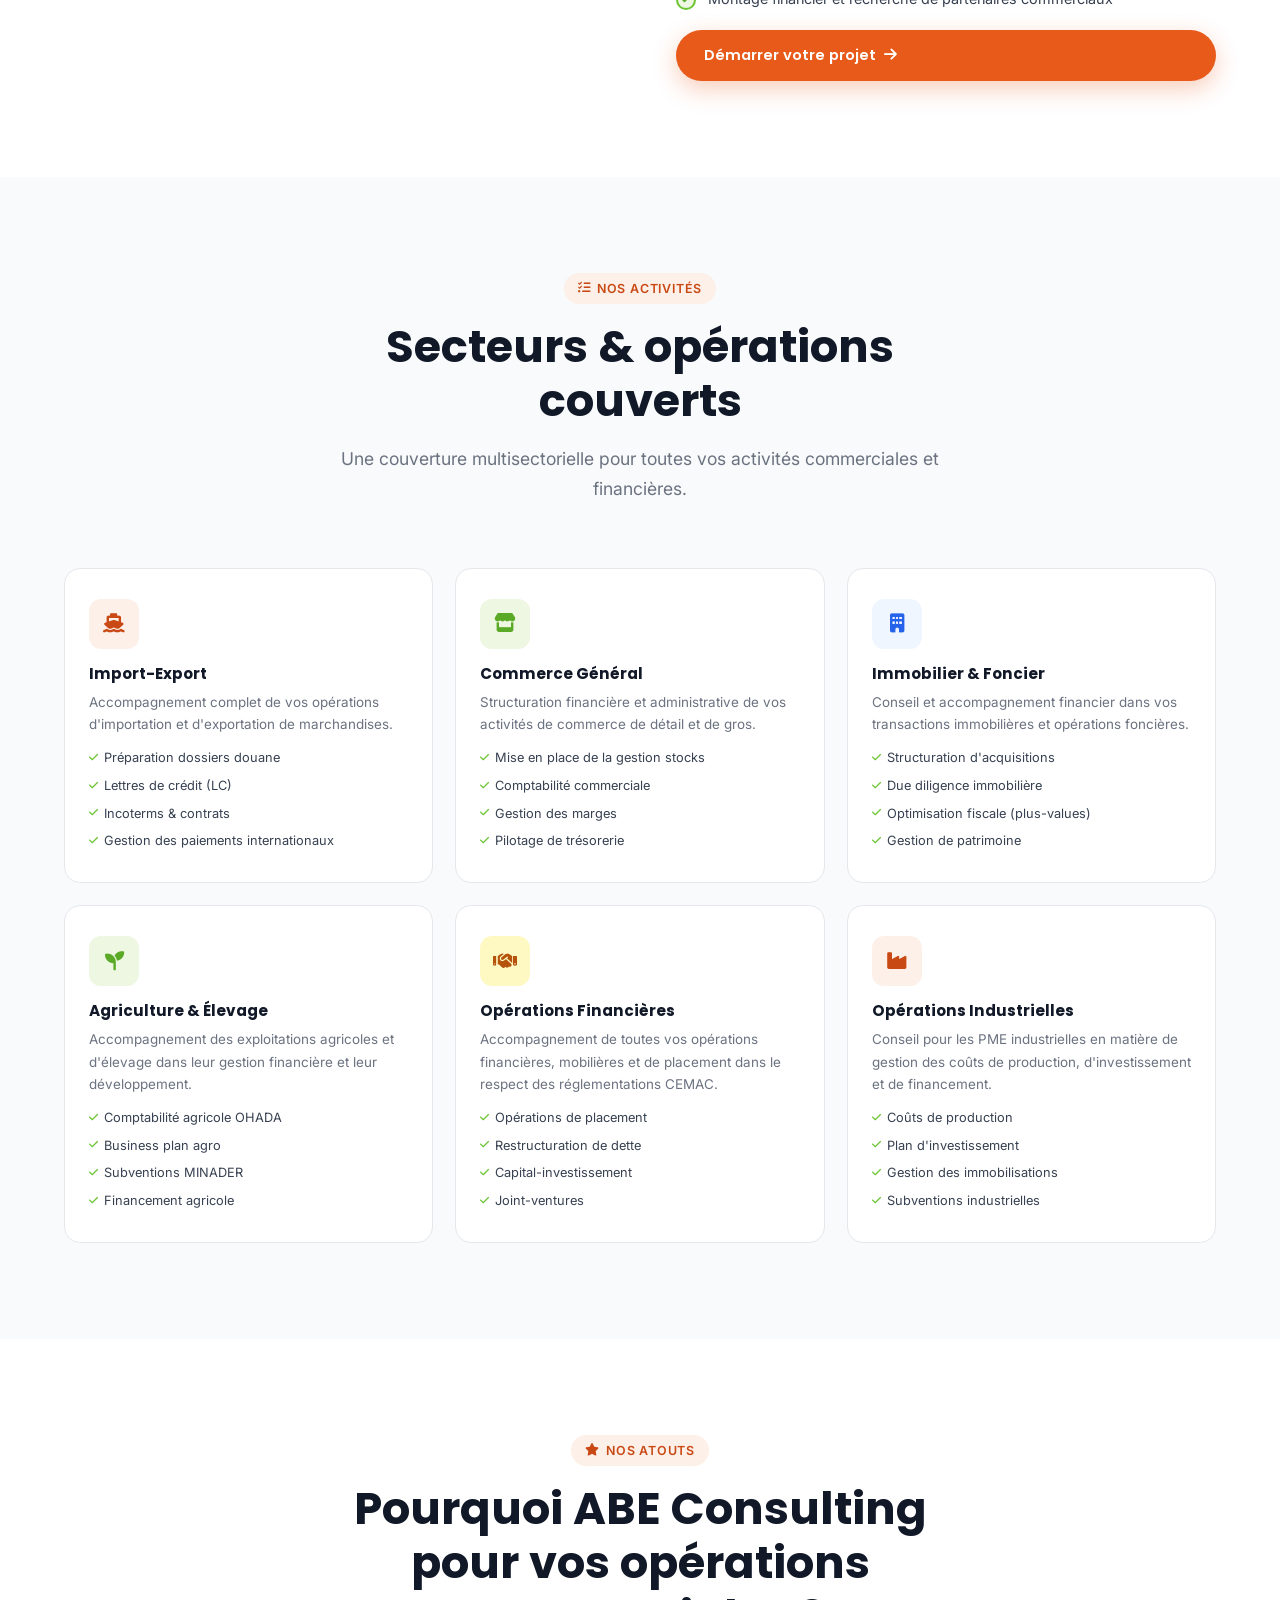
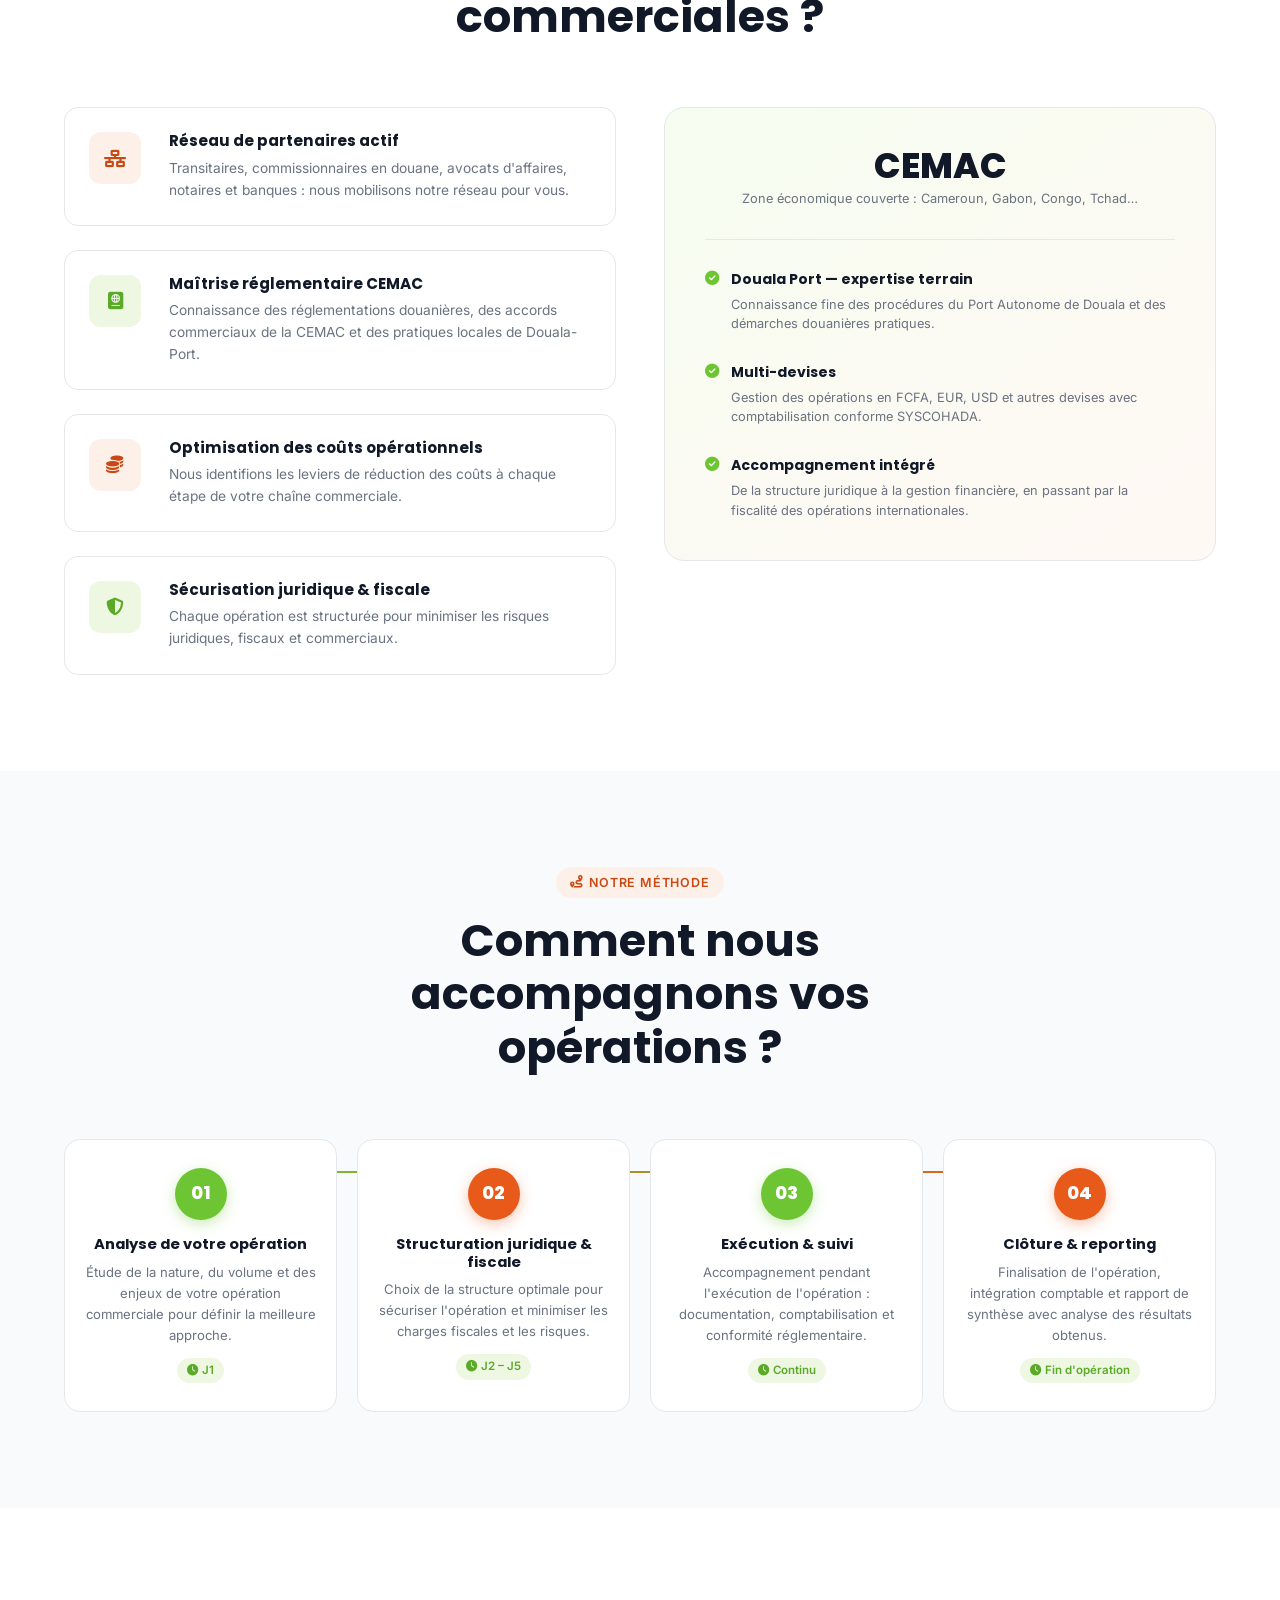
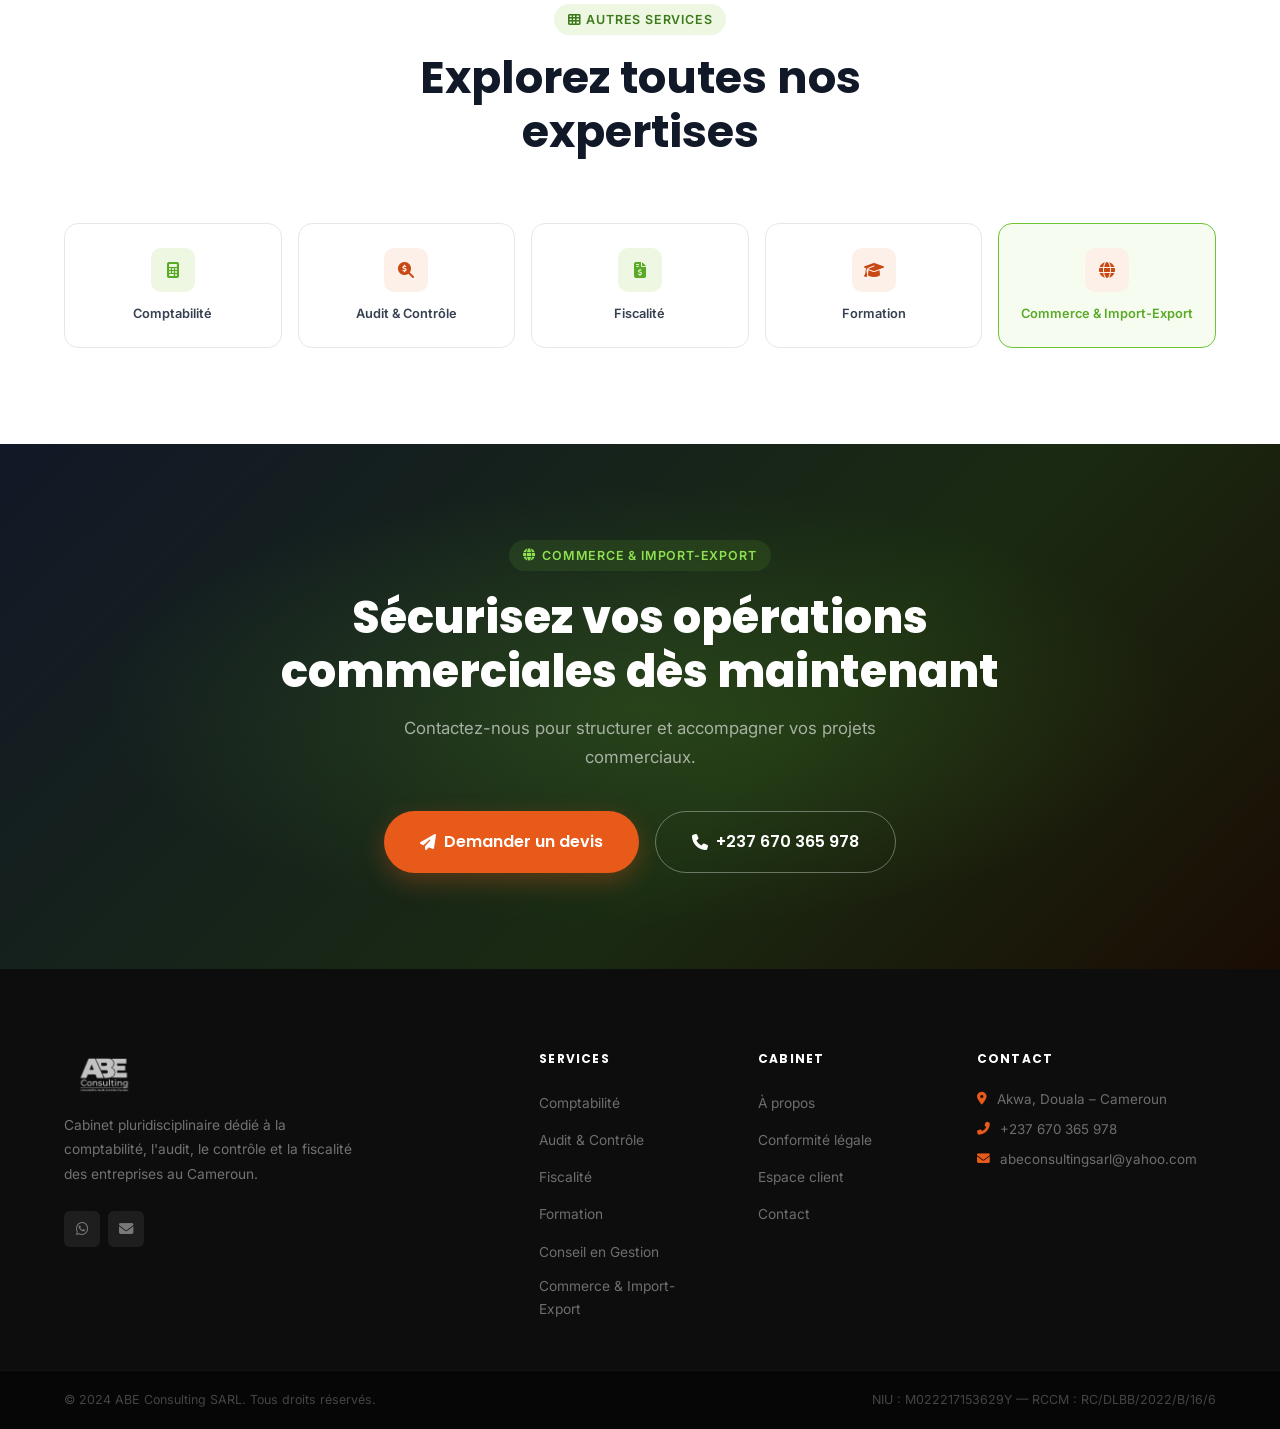
<file: services/commerce.html>
<!DOCTYPE html>
<html lang="fr">
<head>
  <meta charset="UTF-8" /><meta name="viewport" content="width=device-width, initial-scale=1.0" />
  <meta name="description" content="Commerce & Import-Export – ABE Consulting SARL. Accompagnement opérations commerciales, import-export, agriculture, immobilier à Douala, Cameroun." />
  <title>Commerce & Import-Export – ABE Consulting SARL | Douala, Cameroun</title>
  <link rel="icon" type="image/png" href="../images/logoABE.png" />
  <link href="https://fonts.googleapis.com/css2?family=Inter:wght@400;500;600&family=Poppins:wght@400;500;600;700;800&display=swap" rel="stylesheet" />
  <link rel="stylesheet" href="https://cdnjs.cloudflare.com/ajax/libs/font-awesome/6.5.0/css/all.min.css" />
  <link rel="stylesheet" href="../css/style.css" />
  <link rel="stylesheet" href="../css/service.css" />
</head>
<body>
<!-- HEADER -->
<header id="header" class="scrolled">
  <div class="container header-inner">
    <a href="../index.html" class="logo-wrap"><img src="../images/logoABE.png" alt="ABE Consulting SARL" class="logo" /></a>
    <nav><ul class="nav-links">
      <li class="has-dropdown"><a href="../index.html#services" class="nav-link active-link">Services <i class="fas fa-chevron-down" style="font-size:.65rem;margin-left:3px"></i></a>
        <div class="nav-dropdown">
          <a href="comptabilite.html" class="nd-item"><i class="fas fa-calculator nd-icon"></i><span>Comptabilité</span></a>
          <a href="audit.html"        class="nd-item"><i class="fas fa-search-dollar nd-icon"></i><span>Audit & Contrôle</span></a>
          <a href="fiscalite.html"    class="nd-item"><i class="fas fa-file-invoice-dollar nd-icon"></i><span>Fiscalité</span></a>
          <a href="formation.html"    class="nd-item"><i class="fas fa-graduation-cap nd-icon"></i><span>Formation</span></a>
          <a href="conseil.html"      class="nd-item"><i class="fas fa-chart-line nd-icon"></i><span>Conseil en Gestion</span></a>
          <a href="commerce.html"     class="nd-item active"><i class="fas fa-globe nd-icon"></i><span>Commerce & Import-Export</span></a>
        </div>
      </li>
      <li><a href="../index.html#about" class="nav-link">À propos</a></li>
      <li><a href="../index.html#process" class="nav-link">Approche</a></li>
      <li><a href="../index.html#testimonials" class="nav-link">Témoignages</a></li>
      <li><a href="../index.html#contact" class="nav-link">Contact</a></li>
    </ul></nav>
    <div class="header-actions">
      <a href="../login.html" class="btn-login"><i class="fas fa-user-circle"></i> <span data-i18n="nav_client_space">Espace client</span></a>
      <a href="../index.html#contact" class="btn btn-primary" data-i18n="nav_book">Prendre RDV</a>
      <button class="lang-toggle" onclick="toggleLang()" aria-label="Changer de langue / Switch language">
        <span class="lang-fr active">FR</span>
        <span class="lang-sep">|</span>
        <span class="lang-en">EN</span>
      </button>
    </div>
    <button class="hamburger" onclick="this.classList.toggle('open');document.getElementById('mobileMenu').classList.toggle('open')" aria-label="Menu"><span></span><span></span><span></span></button>
  </div>
  <div class="mobile-drawer" id="mobileMenu"><nav class="drawer-nav"><a href="comptabilite.html" class="drawer-link">Comptabilité</a><a href="audit.html" class="drawer-link">Audit & Contrôle</a><a href="fiscalite.html" class="drawer-link">Fiscalité</a><a href="formation.html" class="drawer-link">Formation</a><a href="conseil.html" class="drawer-link">Conseil en Gestion</a><a href="commerce.html" class="drawer-link">Commerce & Import-Export</a></nav><div class="drawer-actions"><a href="../login.html" class="btn btn-outline-dark">Espace client</a><a href="../index.html#contact" class="btn btn-primary">Prendre RDV</a></div></div>
</header>

<!-- HERO -->
<section class="svc-hero">
  <div class="svc-hero-bg" style="background:linear-gradient(135deg,#04100d 0%,#081c16 60%,#0a0d04 100%)"></div>
  <div class="svc-hero-gradient" style="--hero-color1:rgba(232,90,26,.2);--hero-color2:rgba(109,197,52,.2)"></div>
  <div class="svc-hero-grid"></div>
  <div class="container svc-hero-inner">
    <div class="breadcrumb"><a href="../index.html">Accueil</a><span class="sep"><i class="fas fa-chevron-right" style="font-size:.6rem"></i></span><a href="../index.html#services">Services</a><span class="sep"><i class="fas fa-chevron-right" style="font-size:.6rem"></i></span><span class="current">Commerce & Import-Export</span></div>
    <div class="svc-hero-tag orange"><i class="fas fa-globe"></i> Commerce & Import-Export</div>
    <div class="svc-hero-icon shi-orange"><i class="fas fa-globe"></i></div>
    <h1 class="svc-hero-title">Développez votre commerce<br /><span class="grad">sans frontières</span></h1>
    <p class="svc-hero-sub">Accompagnement des opérations commerciales, d'import-export, des transactions immobilières et des activités agro-pastorales — avec une gestion financière et administrative rigoureuse pour sécuriser vos opérations.</p>
    <div class="svc-hero-ctas">
      <a href="../index.html#contact" class="btn btn-primary btn-lg"><i class="fas fa-paper-plane"></i> Demander un devis</a>
      <a href="tel:+237670365978"     class="btn btn-ghost btn-lg"><i class="fas fa-phone"></i> Nous appeler</a>
    </div>
    <div class="svc-hero-stats">
      <div class="svc-stat"><strong>Import</strong><span>& Export</span></div>
      <div class="svc-stat-sep"></div>
      <div class="svc-stat"><strong>CEMAC</strong><span>Zone couverte</span></div>
      <div class="svc-stat-sep"></div>
      <div class="svc-stat"><strong>Multi</strong><span>secteurs</span></div>
    </div>
  </div>
</section>

<!-- INTRO -->
<section class="section"><div class="container svc-intro">
  <div class="intro-visual reveal-l"><div class="intro-img-card"><div class="intro-img-inner">
    <div class="intro-big-icon ibi-o"><i class="fas fa-globe-africa"></i></div>
    <p style="font-family:'Poppins',sans-serif;font-weight:700;color:var(--c-900);font-size:1.1rem">Commerce local<br/>& international</p>
    <div style="height:1px;width:100%;background:linear-gradient(90deg,transparent,var(--c-orange),transparent)"></div>
    <p style="font-size:.82rem;color:var(--c-500);text-align:center">Cameroun · CEMAC · International<br/>Immobilier · Agro-business</p>
  </div></div></div>
  <div class="intro-text reveal-r">
    <div class="tag orange"><i class="fas fa-info-circle"></i> Notre prestation</div>
    <h2>Un partenaire polyvalent pour vos opérations commerciales et financières</h2>
    <p>ABE Consulting SARL ne se limite pas aux missions comptables traditionnelles. Notre agrément couvre un large spectre d'opérations : commerce général, import-export, transactions immobilières, agriculture et élevage. Nous vous apportons un <strong>accompagnement administratif, juridique et financier</strong> pour sécuriser et optimiser vos opérations.</p>
    <p>Grâce à notre réseau de partenaires (transitaires, avocats, notaires, banques), nous vous offrons un service clé en main pour vos projets commerciaux au Cameroun et dans la sous-région CEMAC.</p>
    <div class="intro-checklist">
      <div class="ic-item">Accompagnement des opérations d'import et d'export (dossiers douaniers)</div>
      <div class="ic-item">Gestion comptable et fiscale des flux commerciaux internationaux</div>
      <div class="ic-item">Conseil en transactions immobilières et mobilières</div>
      <div class="ic-item">Accompagnement des projets agricoles et d'élevage</div>
      <div class="ic-item">Montage financier et recherche de partenaires commerciaux</div>
    </div>
    <a href="../index.html#contact" class="btn btn-primary">Démarrer votre projet <i class="fas fa-arrow-right"></i></a>
  </div>
</div></section>

<!-- PRESTATIONS -->
<section class="section section-alt"><div class="container">
  <div class="sh reveal"><div class="tag orange"><i class="fas fa-list-check"></i> Nos activités</div><h2 class="h-lg">Secteurs & opérations couverts</h2><p class="lead">Une couverture multisectorielle pour toutes vos activités commerciales et financières.</p></div>
  <div class="included-grid">
    <div class="inc-card reveal" style="transition-delay:.05s"><div class="inc-icon ii-o"><i class="fas fa-ship"></i></div><h3>Import-Export</h3><p>Accompagnement complet de vos opérations d'importation et d'exportation de marchandises.</p><ul class="inc-list"><li><i class="fas fa-check"></i> Préparation dossiers douane</li><li><i class="fas fa-check"></i> Lettres de crédit (LC)</li><li><i class="fas fa-check"></i> Incoterms & contrats</li><li><i class="fas fa-check"></i> Gestion des paiements internationaux</li></ul></div>
    <div class="inc-card reveal" style="transition-delay:.1s"><div class="inc-icon ii-g"><i class="fas fa-store"></i></div><h3>Commerce Général</h3><p>Structuration financière et administrative de vos activités de commerce de détail et de gros.</p><ul class="inc-list"><li><i class="fas fa-check"></i> Mise en place de la gestion stocks</li><li><i class="fas fa-check"></i> Comptabilité commerciale</li><li><i class="fas fa-check"></i> Gestion des marges</li><li><i class="fas fa-check"></i> Pilotage de trésorerie</li></ul></div>
    <div class="inc-card reveal" style="transition-delay:.15s"><div class="inc-icon ii-b"><i class="fas fa-building"></i></div><h3>Immobilier & Foncier</h3><p>Conseil et accompagnement financier dans vos transactions immobilières et opérations foncières.</p><ul class="inc-list"><li><i class="fas fa-check"></i> Structuration d'acquisitions</li><li><i class="fas fa-check"></i> Due diligence immobilière</li><li><i class="fas fa-check"></i> Optimisation fiscale (plus-values)</li><li><i class="fas fa-check"></i> Gestion de patrimoine</li></ul></div>
    <div class="inc-card reveal" style="transition-delay:.2s"><div class="inc-icon ii-g"><i class="fas fa-seedling"></i></div><h3>Agriculture & Élevage</h3><p>Accompagnement des exploitations agricoles et d'élevage dans leur gestion financière et leur développement.</p><ul class="inc-list"><li><i class="fas fa-check"></i> Comptabilité agricole OHADA</li><li><i class="fas fa-check"></i> Business plan agro</li><li><i class="fas fa-check"></i> Subventions MINADER</li><li><i class="fas fa-check"></i> Financement agricole</li></ul></div>
    <div class="inc-card reveal" style="transition-delay:.25s"><div class="inc-icon ii-y"><i class="fas fa-handshake"></i></div><h3>Opérations Financières</h3><p>Accompagnement de toutes vos opérations financières, mobilières et de placement dans le respect des réglementations CEMAC.</p><ul class="inc-list"><li><i class="fas fa-check"></i> Opérations de placement</li><li><i class="fas fa-check"></i> Restructuration de dette</li><li><i class="fas fa-check"></i> Capital-investissement</li><li><i class="fas fa-check"></i> Joint-ventures</li></ul></div>
    <div class="inc-card reveal" style="transition-delay:.3s"><div class="inc-icon ii-o"><i class="fas fa-industry"></i></div><h3>Opérations Industrielles</h3><p>Conseil pour les PME industrielles en matière de gestion des coûts de production, d'investissement et de financement.</p><ul class="inc-list"><li><i class="fas fa-check"></i> Coûts de production</li><li><i class="fas fa-check"></i> Plan d'investissement</li><li><i class="fas fa-check"></i> Gestion des immobilisations</li><li><i class="fas fa-check"></i> Subventions industrielles</li></ul></div>
  </div>
</div></section>

<!-- AVANTAGES -->
<section class="section"><div class="container">
  <div class="sh reveal"><div class="tag orange"><i class="fas fa-star"></i> Nos atouts</div><h2 class="h-lg">Pourquoi ABE Consulting pour vos opérations commerciales ?</h2></div>
  <div style="display:grid;grid-template-columns:1fr 1fr;gap:48px;align-items:start">
    <div class="benefits-list reveal-l">
      <div class="benefit-row"><div class="benefit-icon bi-o"><i class="fas fa-network-wired"></i></div><div class="benefit-text"><h4>Réseau de partenaires actif</h4><p>Transitaires, commissionnaires en douane, avocats d'affaires, notaires et banques : nous mobilisons notre réseau pour vous.</p></div></div>
      <div class="benefit-row"><div class="benefit-icon bi-g"><i class="fas fa-passport"></i></div><div class="benefit-text"><h4>Maîtrise réglementaire CEMAC</h4><p>Connaissance des réglementations douanières, des accords commerciaux de la CEMAC et des pratiques locales de Douala-Port.</p></div></div>
      <div class="benefit-row"><div class="benefit-icon bi-o"><i class="fas fa-coins"></i></div><div class="benefit-text"><h4>Optimisation des coûts opérationnels</h4><p>Nous identifions les leviers de réduction des coûts à chaque étape de votre chaîne commerciale.</p></div></div>
      <div class="benefit-row"><div class="benefit-icon bi-g"><i class="fas fa-shield-alt"></i></div><div class="benefit-text"><h4>Sécurisation juridique & fiscale</h4><p>Chaque opération est structurée pour minimiser les risques juridiques, fiscaux et commerciaux.</p></div></div>
    </div>
    <div class="benefits-visual reveal-r">
      <div class="bv-stat"><strong>CEMAC</strong><span>Zone économique couverte : Cameroun, Gabon, Congo, Tchad…</span></div>
      <div class="bv-divider"></div>
      <div class="bv-feature"><i class="fas fa-check-circle"></i><div><h5>Douala Port — expertise terrain</h5><p>Connaissance fine des procédures du Port Autonome de Douala et des démarches douanières pratiques.</p></div></div>
      <div class="bv-feature"><i class="fas fa-check-circle"></i><div><h5>Multi-devises</h5><p>Gestion des opérations en FCFA, EUR, USD et autres devises avec comptabilisation conforme SYSCOHADA.</p></div></div>
      <div class="bv-feature"><i class="fas fa-check-circle"></i><div><h5>Accompagnement intégré</h5><p>De la structure juridique à la gestion financière, en passant par la fiscalité des opérations internationales.</p></div></div>
    </div>
  </div>
</div></section>

<!-- PROCESSUS -->
<section class="section section-alt"><div class="container">
  <div class="sh reveal"><div class="tag orange"><i class="fas fa-route"></i> Notre méthode</div><h2 class="h-lg">Comment nous accompagnons vos opérations ?</h2></div>
  <div class="svc-process-grid">
    <div class="proc-card reveal" style="transition-delay:.05s"><div class="proc-num">01</div><h4>Analyse de votre opération</h4><p>Étude de la nature, du volume et des enjeux de votre opération commerciale pour définir la meilleure approche.</p><span class="proc-time"><i class="fas fa-clock"></i> J1</span></div>
    <div class="proc-card reveal" style="transition-delay:.1s"><div class="proc-num">02</div><h4>Structuration juridique & fiscale</h4><p>Choix de la structure optimale pour sécuriser l'opération et minimiser les charges fiscales et les risques.</p><span class="proc-time"><i class="fas fa-clock"></i> J2 – J5</span></div>
    <div class="proc-card reveal" style="transition-delay:.15s"><div class="proc-num">03</div><h4>Exécution & suivi</h4><p>Accompagnement pendant l'exécution de l'opération : documentation, comptabilisation et conformité réglementaire.</p><span class="proc-time"><i class="fas fa-clock"></i> Continu</span></div>
    <div class="proc-card reveal" style="transition-delay:.2s"><div class="proc-num">04</div><h4>Clôture & reporting</h4><p>Finalisation de l'opération, intégration comptable et rapport de synthèse avec analyse des résultats obtenus.</p><span class="proc-time"><i class="fas fa-clock"></i> Fin d'opération</span></div>
  </div>
</div></section>

<!-- AUTRES SERVICES -->
<section class="section"><div class="container"><div class="sh reveal"><div class="tag"><i class="fas fa-th"></i> Autres services</div><h2 class="h-lg">Explorez toutes nos expertises</h2></div>
  <div class="related-grid reveal">
    <a href="comptabilite.html" class="related-card"><div class="related-icon ri-g"><i class="fas fa-calculator"></i></div><span>Comptabilité</span></a>
    <a href="audit.html"        class="related-card"><div class="related-icon ri-o"><i class="fas fa-search-dollar"></i></div><span>Audit & Contrôle</span></a>
    <a href="fiscalite.html"    class="related-card"><div class="related-icon ri-g"><i class="fas fa-file-invoice-dollar"></i></div><span>Fiscalité</span></a>
    <a href="formation.html"    class="related-card"><div class="related-icon ri-o"><i class="fas fa-graduation-cap"></i></div><span>Formation</span></a>
    <a href="commerce.html"     class="related-card current"><div class="related-icon ri-o"><i class="fas fa-globe"></i></div><span>Commerce & Import-Export</span></a>
  </div>
</div></section>

<!-- CTA -->
<section class="cta-banner"><div class="container cta-inner"><div class="tag light" style="margin:0 auto 20px"><i class="fas fa-globe"></i> Commerce & Import-Export</div><h2>Sécurisez vos opérations<br />commerciales dès maintenant</h2><p>Contactez-nous pour structurer et accompagner vos projets commerciaux.</p><div class="cta-actions"><a href="../index.html#contact" class="btn btn-primary btn-lg"><i class="fas fa-paper-plane"></i> Demander un devis</a><a href="tel:+237670365978" class="btn btn-ghost btn-lg"><i class="fas fa-phone"></i> +237 670 365 978</a></div></div></section>

<!-- FOOTER -->
<footer><div class="footer-main"><div class="container footer-grid"><div class="footer-brand"><img src="../images/logoABE.png" alt="ABE Consulting" class="footer-logo-img" /><p>Cabinet pluridisciplinaire dédié à la comptabilité, l'audit, le contrôle et la fiscalité des entreprises au Cameroun.</p><div class="footer-socials"><a href="https://wa.me/237670365978" class="footer-social-btn" target="_blank"><i class="fab fa-whatsapp"></i></a><a href="mailto:abeconsultingsarl@yahoo.com" class="footer-social-btn"><i class="fas fa-envelope"></i></a></div></div><div class="footer-col"><h5>Services</h5><ul><li><a href="comptabilite.html">Comptabilité</a></li><li><a href="audit.html">Audit & Contrôle</a></li><li><a href="fiscalite.html">Fiscalité</a></li><li><a href="formation.html">Formation</a></li><li><a href="conseil.html">Conseil en Gestion</a></li><li><a href="commerce.html">Commerce & Import-Export</a></li></ul></div><div class="footer-col"><h5>Cabinet</h5><ul><li><a href="../index.html#about">À propos</a></li><li><a href="../index.html#certifications">Conformité légale</a></li><li><a href="../login.html">Espace client</a></li><li><a href="../index.html#contact">Contact</a></li></ul></div><div class="footer-col"><h5>Contact</h5><ul class="footer-contact-list"><li><i class="fas fa-map-marker-alt"></i><span>Akwa, Douala – Cameroun</span></li><li><i class="fas fa-phone-alt"></i><a href="tel:+237670365978">+237 670 365 978</a></li><li><i class="fas fa-envelope"></i><a href="mailto:abeconsultingsarl@yahoo.com">abeconsultingsarl@yahoo.com</a></li></ul></div></div></div><div class="footer-bottom"><div class="container footer-bottom-inner"><p>&copy; 2024 ABE Consulting SARL. Tous droits réservés.</p><p>NIU : M022217153629Y — RCCM : RC/DLBB/2022/B/16/6</p></div></div></footer>
<button class="back-top" id="backTop" onclick="window.scrollTo({top:0,behavior:'smooth'})"><i class="fas fa-arrow-up"></i></button>
<script src="../js/i18n.js"></script>
<script src="../js/main.js"></script><script>window.addEventListener('scroll',()=>{document.getElementById('backTop').classList.toggle('show',window.scrollY>400);},{passive:true});</script>
</body></html>
</file>
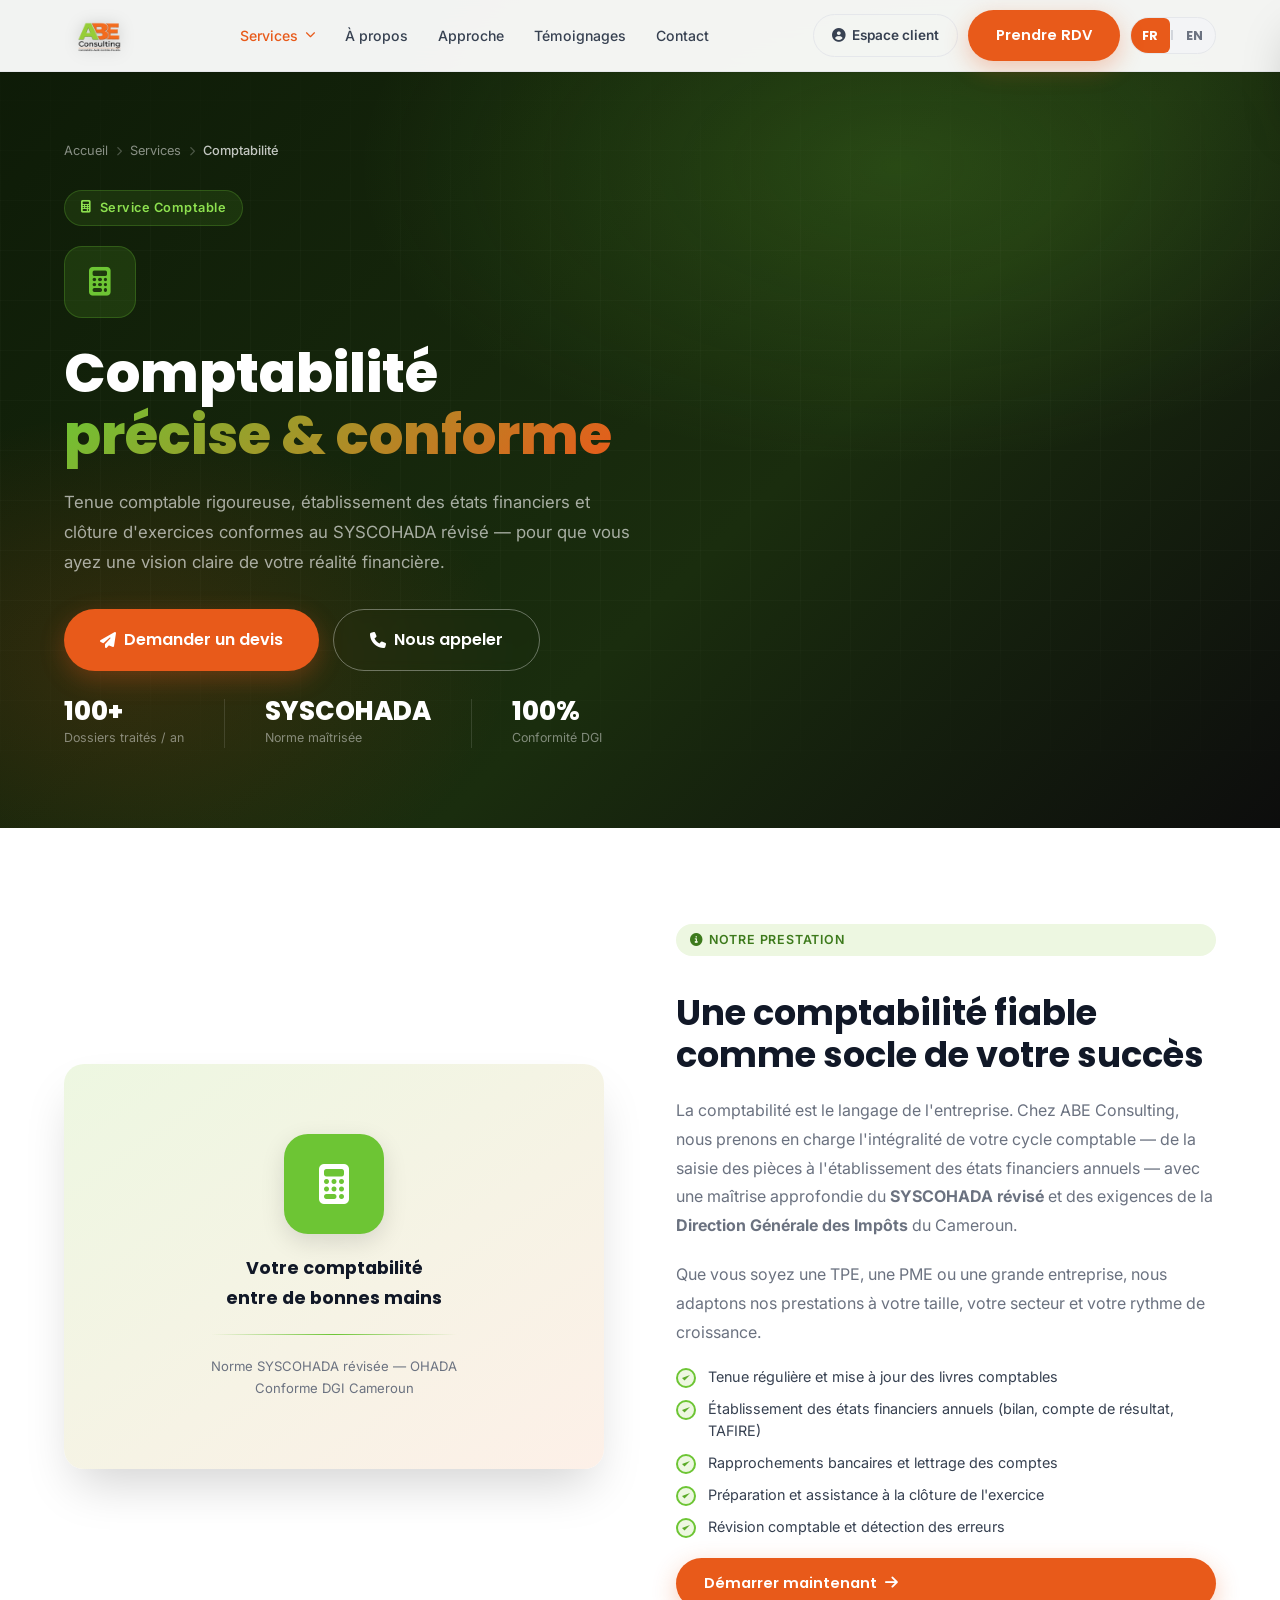
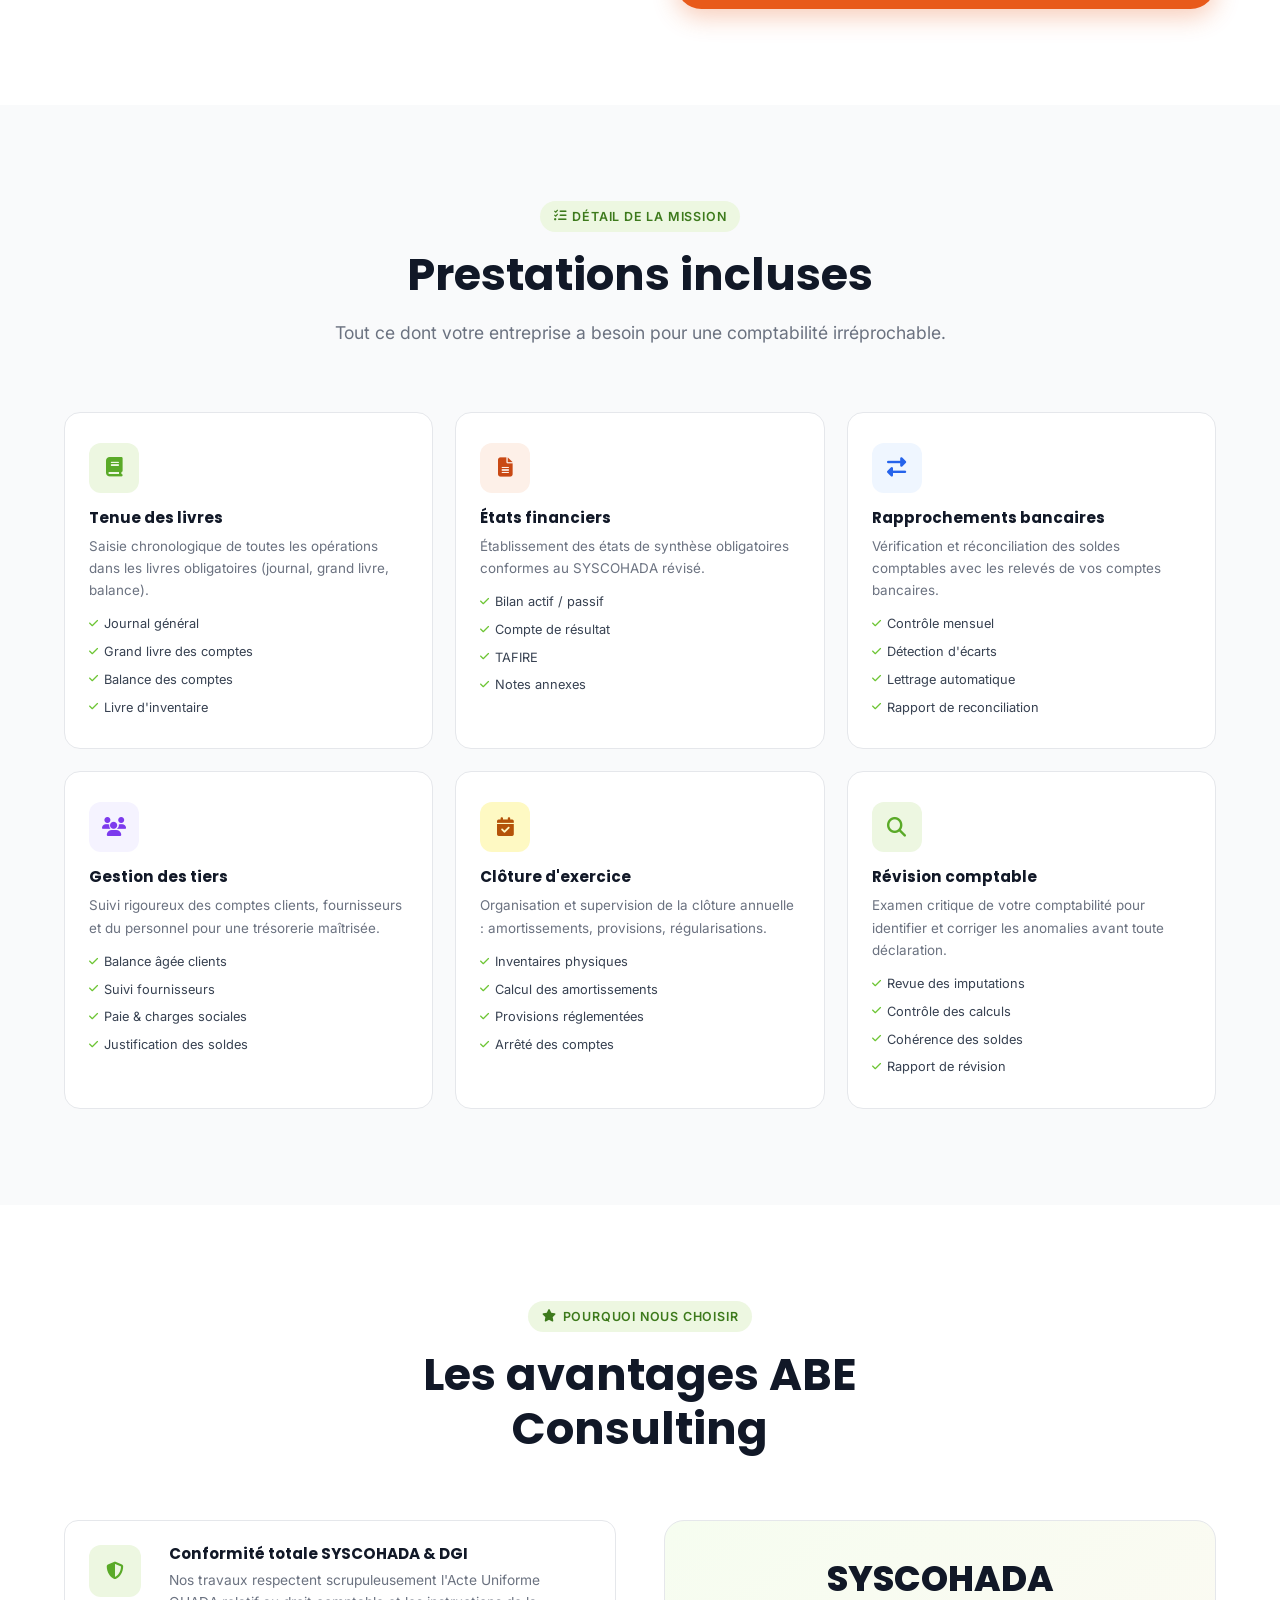
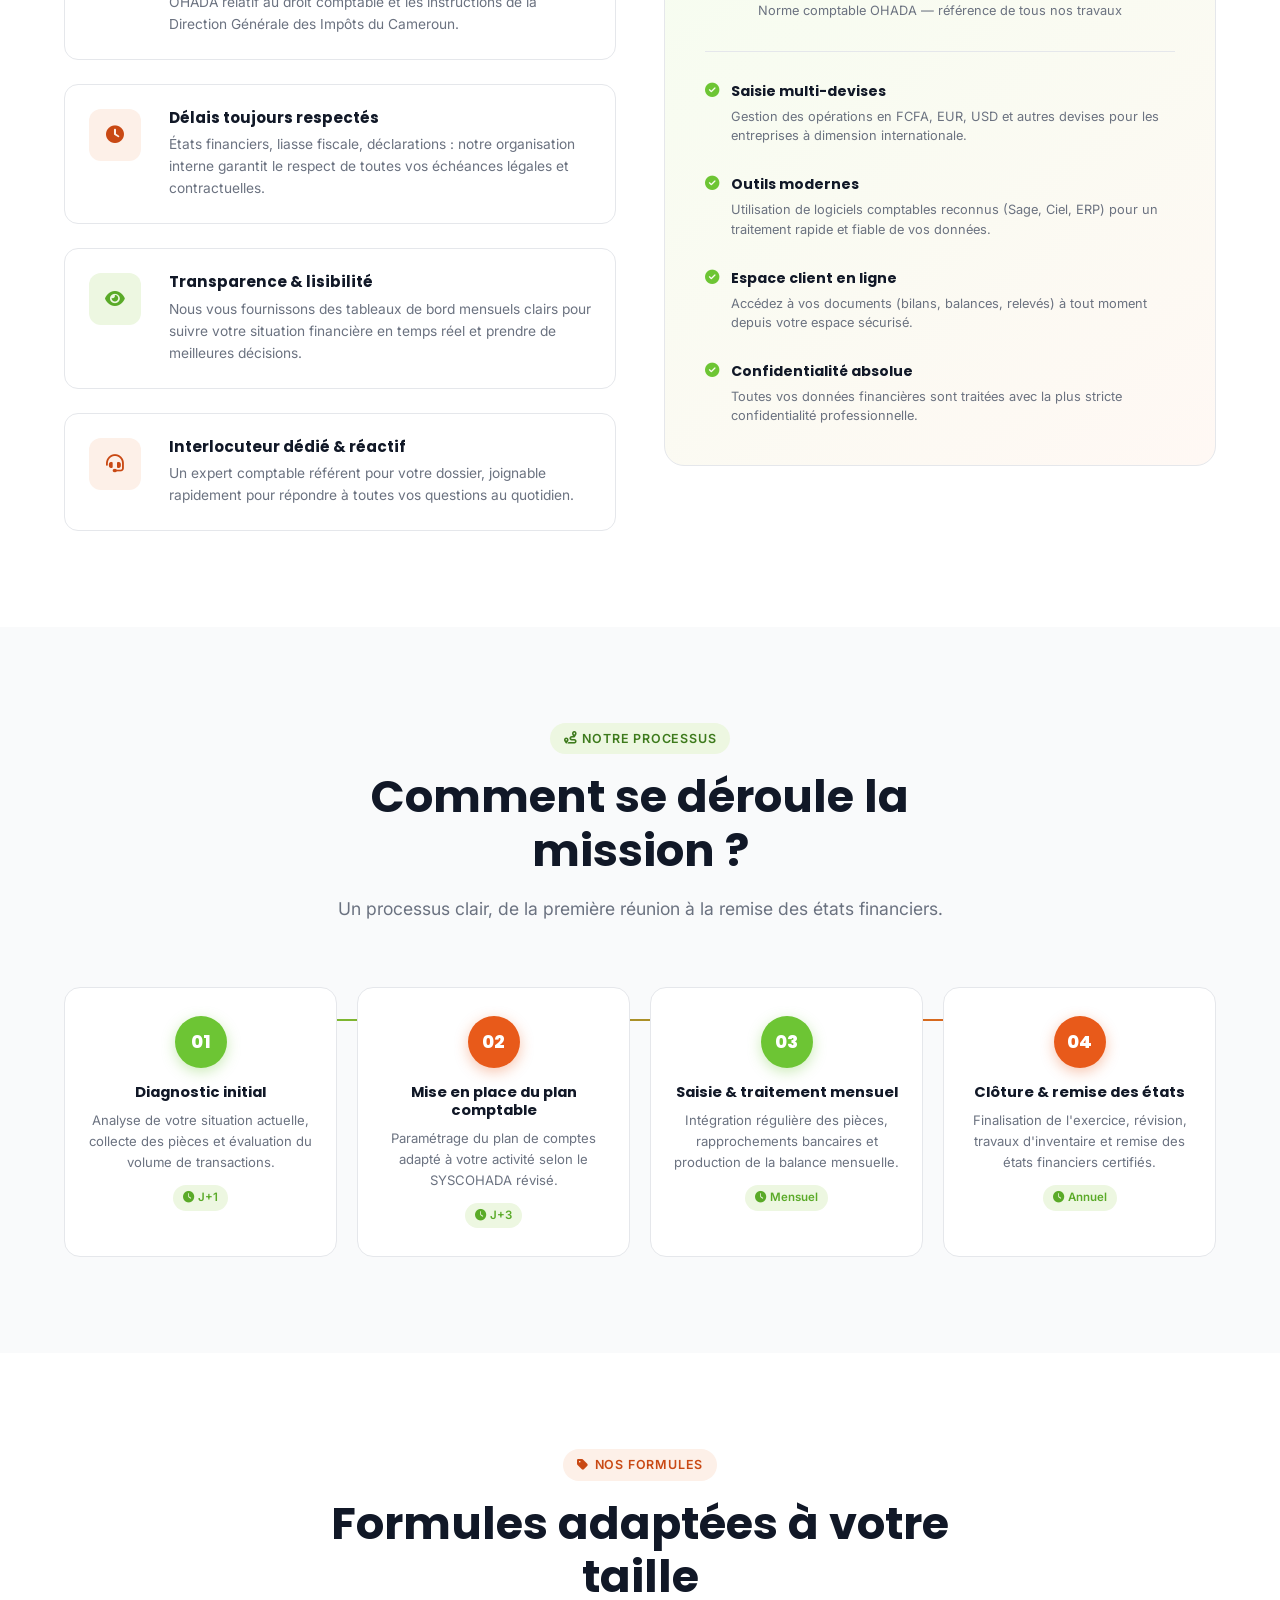
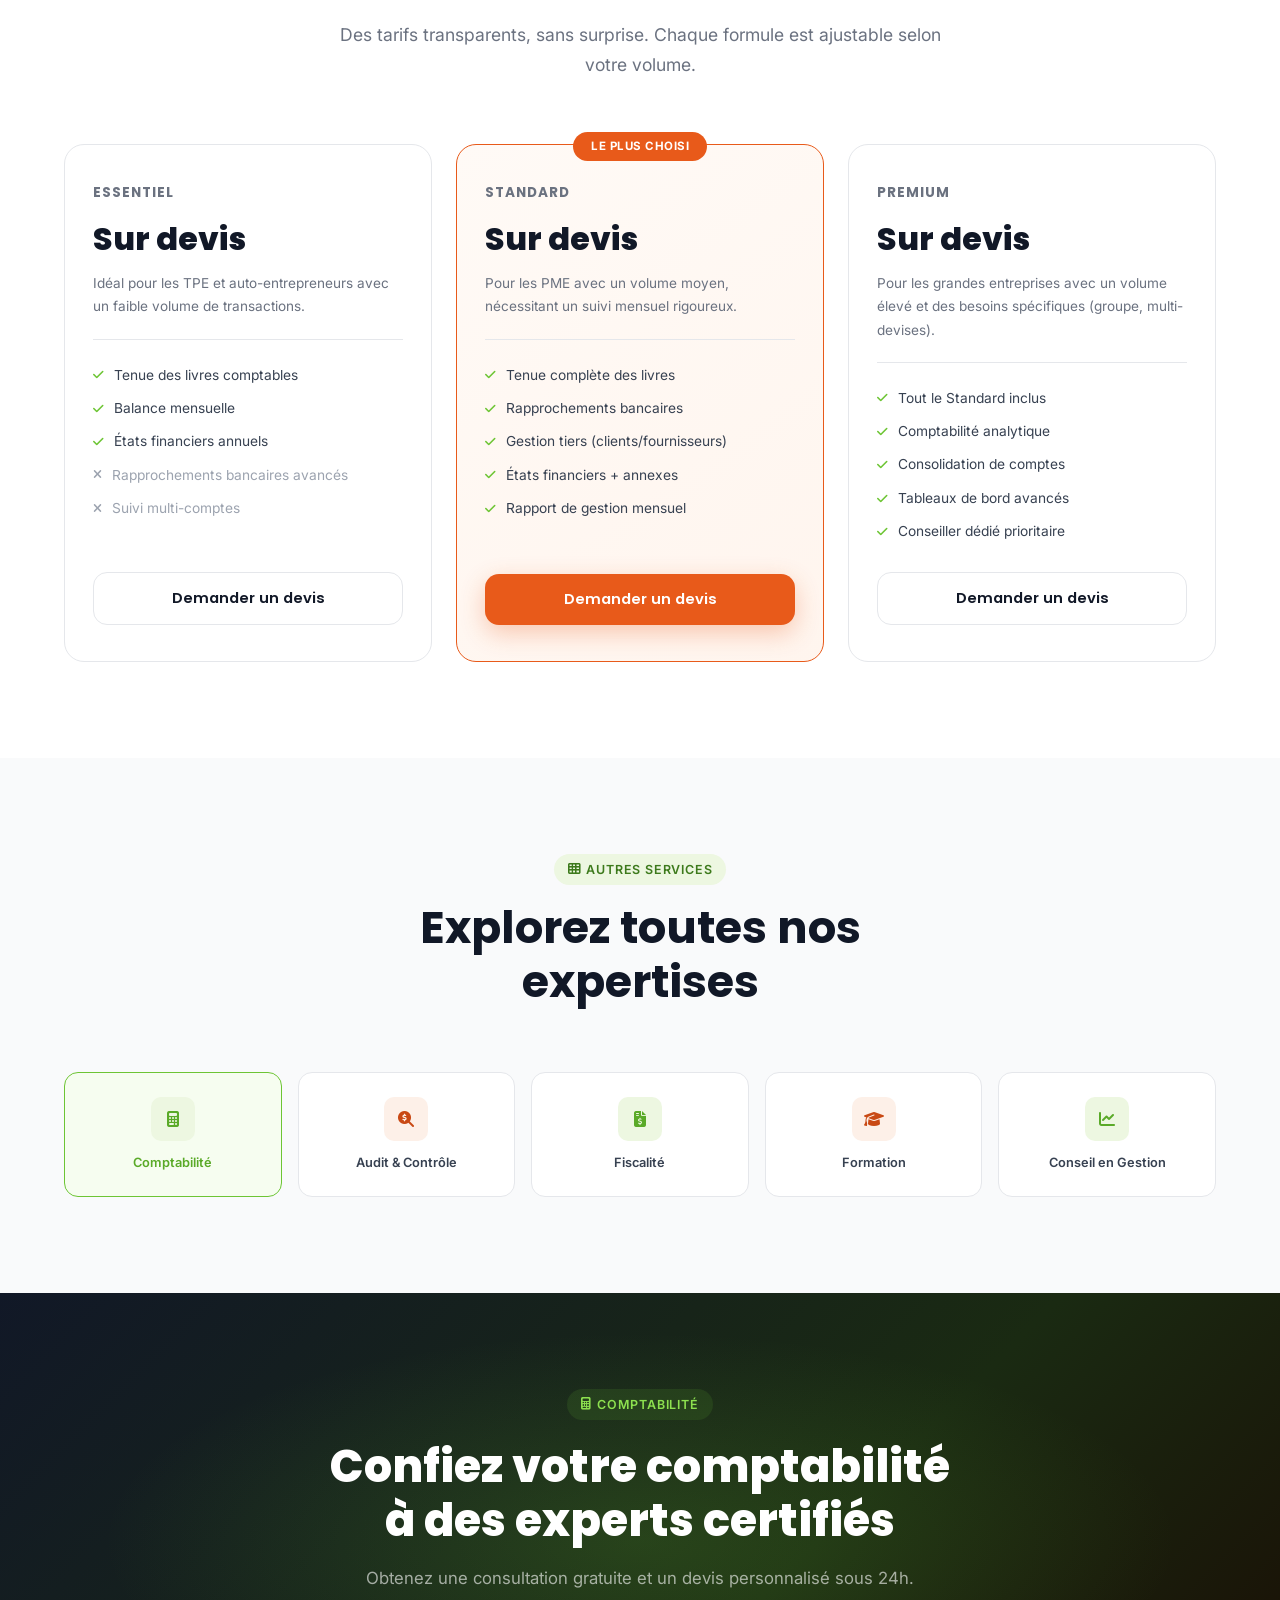
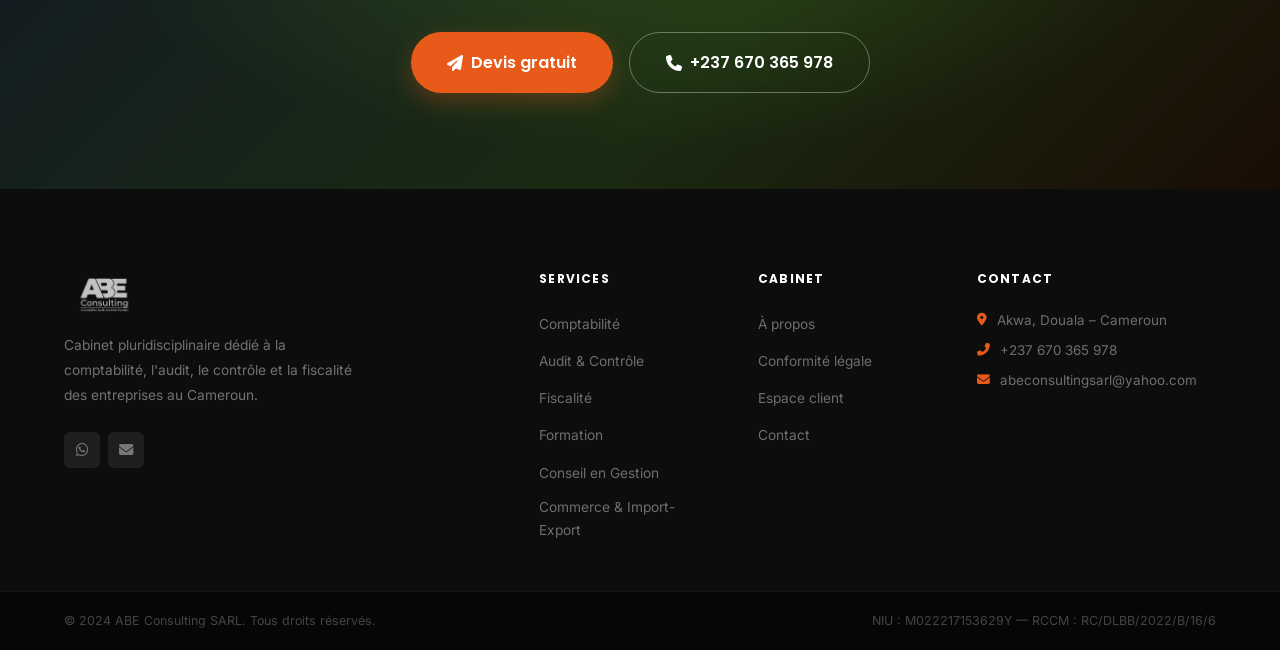
<file: services/comptabilite.html>
<!DOCTYPE html>
<html lang="fr">
<head>
  <meta charset="UTF-8" />
  <meta name="viewport" content="width=device-width, initial-scale=1.0" />
  <meta name="description" content="Service de comptabilité – ABE Consulting SARL. Tenue comptable, bilans, états financiers conformes SYSCOHADA à Douala, Cameroun." />
  <title>Comptabilité – ABE Consulting SARL | Douala, Cameroun</title>
  <link rel="icon" type="image/png" href="../images/logoABE.png" />
  <link href="https://fonts.googleapis.com/css2?family=Inter:wght@400;500;600&family=Poppins:wght@400;500;600;700;800&display=swap" rel="stylesheet" />
  <link rel="stylesheet" href="https://cdnjs.cloudflare.com/ajax/libs/font-awesome/6.5.0/css/all.min.css" />
  <link rel="stylesheet" href="../css/style.css" />
  <link rel="stylesheet" href="../css/service.css" />
</head>
<body>

<!-- ══ HEADER ══ -->
<header id="header" class="scrolled">
  <div class="container header-inner">
    <a href="../index.html" class="logo-wrap"><img src="../images/logoABE.png" alt="ABE Consulting SARL" class="logo" /></a>
    <nav>
      <ul class="nav-links">
        <li class="has-dropdown">
          <a href="../index.html#services" class="nav-link active-link">Services <i class="fas fa-chevron-down" style="font-size:.65rem;margin-left:3px"></i></a>
          <div class="nav-dropdown">
            <a href="comptabilite.html" class="nd-item active"><i class="fas fa-calculator nd-icon"></i><span>Comptabilité</span></a>
            <a href="audit.html"        class="nd-item"><i class="fas fa-search-dollar nd-icon"></i><span>Audit & Contrôle</span></a>
            <a href="fiscalite.html"    class="nd-item"><i class="fas fa-file-invoice-dollar nd-icon"></i><span>Fiscalité</span></a>
            <a href="formation.html"    class="nd-item"><i class="fas fa-graduation-cap nd-icon"></i><span>Formation</span></a>
            <a href="conseil.html"      class="nd-item"><i class="fas fa-chart-line nd-icon"></i><span>Conseil en Gestion</span></a>
            <a href="commerce.html"     class="nd-item"><i class="fas fa-globe nd-icon"></i><span>Commerce & Import-Export</span></a>
          </div>
        </li>
        <li><a href="../index.html#about"        class="nav-link">À propos</a></li>
        <li><a href="../index.html#process"      class="nav-link">Approche</a></li>
        <li><a href="../index.html#testimonials" class="nav-link">Témoignages</a></li>
        <li><a href="../index.html#contact"      class="nav-link">Contact</a></li>
      </ul>
    </nav>
    <div class="header-actions">
      <a href="../login.html" class="btn-login"><i class="fas fa-user-circle"></i> <span data-i18n="nav_client_space">Espace client</span></a>
      <a href="../index.html#contact" class="btn btn-primary" data-i18n="nav_book">Prendre RDV</a>
      <button class="lang-toggle" onclick="toggleLang()" aria-label="Changer de langue / Switch language">
        <span class="lang-fr active">FR</span>
        <span class="lang-sep">|</span>
        <span class="lang-en">EN</span>
      </button>
    </div>
    <button class="hamburger" onclick="this.classList.toggle('open');document.getElementById('mobileMenu').classList.toggle('open')" aria-label="Menu">
      <span></span><span></span><span></span>
    </button>
  </div>
  <div class="mobile-drawer" id="mobileMenu">
    <nav class="drawer-nav">
      <a href="comptabilite.html" class="drawer-link">Comptabilité</a>
      <a href="audit.html"        class="drawer-link">Audit & Contrôle</a>
      <a href="fiscalite.html"    class="drawer-link">Fiscalité</a>
      <a href="formation.html"    class="drawer-link">Formation</a>
      <a href="conseil.html"      class="drawer-link">Conseil en Gestion</a>
      <a href="commerce.html"     class="drawer-link">Commerce & Import-Export</a>
    </nav>
    <div class="drawer-actions">
      <a href="../login.html"          class="btn btn-outline-dark">Espace client</a>
      <a href="../index.html#contact"  class="btn btn-primary">Prendre RDV</a>
    </div>
  </div>
</header>

<!-- ══ HERO ══ -->
<section class="svc-hero">
  <div class="svc-hero-bg"></div>
  <div class="svc-hero-gradient"></div>
  <div class="svc-hero-grid"></div>
  <div class="container svc-hero-inner">
    <div class="breadcrumb">
      <a href="../index.html">Accueil</a>
      <span class="sep"><i class="fas fa-chevron-right" style="font-size:.6rem"></i></span>
      <a href="../index.html#services">Services</a>
      <span class="sep"><i class="fas fa-chevron-right" style="font-size:.6rem"></i></span>
      <span class="current">Comptabilité</span>
    </div>
    <div class="svc-hero-tag"><i class="fas fa-calculator"></i> Service Comptable</div>
    <div class="svc-hero-icon shi-green"><i class="fas fa-calculator"></i></div>
    <h1 class="svc-hero-title">Comptabilité<br /><span class="grad">précise & conforme</span></h1>
    <p class="svc-hero-sub">Tenue comptable rigoureuse, établissement des états financiers et clôture d'exercices conformes au SYSCOHADA révisé — pour que vous ayez une vision claire de votre réalité financière.</p>
    <div class="svc-hero-ctas">
      <a href="../index.html#contact" class="btn btn-primary btn-lg"><i class="fas fa-paper-plane"></i> Demander un devis</a>
      <a href="tel:+237670365978"     class="btn btn-ghost btn-lg"><i class="fas fa-phone"></i> Nous appeler</a>
    </div>
    <div class="svc-hero-stats">
      <div class="svc-stat"><strong>100+</strong><span>Dossiers traités / an</span></div>
      <div class="svc-stat-sep"></div>
      <div class="svc-stat"><strong>SYSCOHADA</strong><span>Norme maîtrisée</span></div>
      <div class="svc-stat-sep"></div>
      <div class="svc-stat"><strong>100%</strong><span>Conformité DGI</span></div>
    </div>
  </div>
</section>

<!-- ══ INTRO ══ -->
<section class="section">
  <div class="container svc-intro">
    <div class="intro-visual reveal-l">
      <div class="intro-img-card">
        <div class="intro-img-inner">
          <div class="intro-big-icon ibi-g"><i class="fas fa-calculator"></i></div>
          <p style="font-family:'Poppins',sans-serif;font-weight:700;color:var(--c-900);font-size:1.1rem">Votre comptabilité<br/>entre de bonnes mains</p>
          <div style="height:1px;width:100%;background:linear-gradient(90deg,transparent,var(--c-green),transparent)"></div>
          <p style="font-size:.82rem;color:var(--c-500);text-align:center">Norme SYSCOHADA révisée — OHADA<br/>Conforme DGI Cameroun</p>
        </div>
      </div>
    </div>
    <div class="intro-text reveal-r">
      <div class="tag"><i class="fas fa-info-circle"></i> Notre prestation</div>
      <h2>Une comptabilité fiable comme socle de votre succès</h2>
      <p>La comptabilité est le langage de l'entreprise. Chez ABE Consulting, nous prenons en charge l'intégralité de votre cycle comptable — de la saisie des pièces à l'établissement des états financiers annuels — avec une maîtrise approfondie du <strong>SYSCOHADA révisé</strong> et des exigences de la <strong>Direction Générale des Impôts</strong> du Cameroun.</p>
      <p>Que vous soyez une TPE, une PME ou une grande entreprise, nous adaptons nos prestations à votre taille, votre secteur et votre rythme de croissance.</p>
      <div class="intro-checklist">
        <div class="ic-item">Tenue régulière et mise à jour des livres comptables</div>
        <div class="ic-item">Établissement des états financiers annuels (bilan, compte de résultat, TAFIRE)</div>
        <div class="ic-item">Rapprochements bancaires et lettrage des comptes</div>
        <div class="ic-item">Préparation et assistance à la clôture de l'exercice</div>
        <div class="ic-item">Révision comptable et détection des erreurs</div>
      </div>
      <a href="../index.html#contact" class="btn btn-primary">Démarrer maintenant <i class="fas fa-arrow-right"></i></a>
    </div>
  </div>
</section>

<!-- ══ PRESTATIONS INCLUSES ══ -->
<section class="section section-alt">
  <div class="container">
    <div class="sh reveal">
      <div class="tag"><i class="fas fa-list-check"></i> Détail de la mission</div>
      <h2 class="h-lg">Prestations incluses</h2>
      <p class="lead">Tout ce dont votre entreprise a besoin pour une comptabilité irréprochable.</p>
    </div>
    <div class="included-grid">

      <div class="inc-card reveal" style="transition-delay:.05s">
        <div class="inc-icon ii-g"><i class="fas fa-book"></i></div>
        <h3>Tenue des livres</h3>
        <p>Saisie chronologique de toutes les opérations dans les livres obligatoires (journal, grand livre, balance).</p>
        <ul class="inc-list">
          <li><i class="fas fa-check"></i> Journal général</li>
          <li><i class="fas fa-check"></i> Grand livre des comptes</li>
          <li><i class="fas fa-check"></i> Balance des comptes</li>
          <li><i class="fas fa-check"></i> Livre d'inventaire</li>
        </ul>
      </div>

      <div class="inc-card reveal" style="transition-delay:.1s">
        <div class="inc-icon ii-o"><i class="fas fa-file-alt"></i></div>
        <h3>États financiers</h3>
        <p>Établissement des états de synthèse obligatoires conformes au SYSCOHADA révisé.</p>
        <ul class="inc-list">
          <li><i class="fas fa-check"></i> Bilan actif / passif</li>
          <li><i class="fas fa-check"></i> Compte de résultat</li>
          <li><i class="fas fa-check"></i> TAFIRE</li>
          <li><i class="fas fa-check"></i> Notes annexes</li>
        </ul>
      </div>

      <div class="inc-card reveal" style="transition-delay:.15s">
        <div class="inc-icon ii-b"><i class="fas fa-exchange-alt"></i></div>
        <h3>Rapprochements bancaires</h3>
        <p>Vérification et réconciliation des soldes comptables avec les relevés de vos comptes bancaires.</p>
        <ul class="inc-list">
          <li><i class="fas fa-check"></i> Contrôle mensuel</li>
          <li><i class="fas fa-check"></i> Détection d'écarts</li>
          <li><i class="fas fa-check"></i> Lettrage automatique</li>
          <li><i class="fas fa-check"></i> Rapport de reconciliation</li>
        </ul>
      </div>

      <div class="inc-card reveal" style="transition-delay:.2s">
        <div class="inc-icon ii-p"><i class="fas fa-users"></i></div>
        <h3>Gestion des tiers</h3>
        <p>Suivi rigoureux des comptes clients, fournisseurs et du personnel pour une trésorerie maîtrisée.</p>
        <ul class="inc-list">
          <li><i class="fas fa-check"></i> Balance âgée clients</li>
          <li><i class="fas fa-check"></i> Suivi fournisseurs</li>
          <li><i class="fas fa-check"></i> Paie & charges sociales</li>
          <li><i class="fas fa-check"></i> Justification des soldes</li>
        </ul>
      </div>

      <div class="inc-card reveal" style="transition-delay:.25s">
        <div class="inc-icon ii-y"><i class="fas fa-calendar-check"></i></div>
        <h3>Clôture d'exercice</h3>
        <p>Organisation et supervision de la clôture annuelle : amortissements, provisions, régularisations.</p>
        <ul class="inc-list">
          <li><i class="fas fa-check"></i> Inventaires physiques</li>
          <li><i class="fas fa-check"></i> Calcul des amortissements</li>
          <li><i class="fas fa-check"></i> Provisions réglementées</li>
          <li><i class="fas fa-check"></i> Arrêté des comptes</li>
        </ul>
      </div>

      <div class="inc-card reveal" style="transition-delay:.3s">
        <div class="inc-icon ii-g"><i class="fas fa-search"></i></div>
        <h3>Révision comptable</h3>
        <p>Examen critique de votre comptabilité pour identifier et corriger les anomalies avant toute déclaration.</p>
        <ul class="inc-list">
          <li><i class="fas fa-check"></i> Revue des imputations</li>
          <li><i class="fas fa-check"></i> Contrôle des calculs</li>
          <li><i class="fas fa-check"></i> Cohérence des soldes</li>
          <li><i class="fas fa-check"></i> Rapport de révision</li>
        </ul>
      </div>

    </div>
  </div>
</section>

<!-- ══ AVANTAGES ══ -->
<section class="section">
  <div class="container">
    <div class="sh reveal">
      <div class="tag"><i class="fas fa-star"></i> Pourquoi nous choisir</div>
      <h2 class="h-lg">Les avantages ABE Consulting</h2>
    </div>
    <div style="display:grid;grid-template-columns:1fr 1fr;gap:48px;align-items:start">
      <div class="benefits-list reveal-l">
        <div class="benefit-row">
          <div class="benefit-icon bi-g"><i class="fas fa-shield-alt"></i></div>
          <div class="benefit-text">
            <h4>Conformité totale SYSCOHADA & DGI</h4>
            <p>Nos travaux respectent scrupuleusement l'Acte Uniforme OHADA relatif au droit comptable et les instructions de la Direction Générale des Impôts du Cameroun.</p>
          </div>
        </div>
        <div class="benefit-row">
          <div class="benefit-icon bi-o"><i class="fas fa-clock"></i></div>
          <div class="benefit-text">
            <h4>Délais toujours respectés</h4>
            <p>États financiers, liasse fiscale, déclarations : notre organisation interne garantit le respect de toutes vos échéances légales et contractuelles.</p>
          </div>
        </div>
        <div class="benefit-row">
          <div class="benefit-icon bi-g"><i class="fas fa-eye"></i></div>
          <div class="benefit-text">
            <h4>Transparence & lisibilité</h4>
            <p>Nous vous fournissons des tableaux de bord mensuels clairs pour suivre votre situation financière en temps réel et prendre de meilleures décisions.</p>
          </div>
        </div>
        <div class="benefit-row">
          <div class="benefit-icon bi-o"><i class="fas fa-headset"></i></div>
          <div class="benefit-text">
            <h4>Interlocuteur dédié & réactif</h4>
            <p>Un expert comptable référent pour votre dossier, joignable rapidement pour répondre à toutes vos questions au quotidien.</p>
          </div>
        </div>
      </div>
      <div class="benefits-visual reveal-r">
        <div class="bv-stat">
          <strong>SYSCOHADA</strong>
          <span>Norme comptable OHADA — référence de tous nos travaux</span>
        </div>
        <div class="bv-divider"></div>
        <div class="bv-feature">
          <i class="fas fa-check-circle"></i>
          <div><h5>Saisie multi-devises</h5><p>Gestion des opérations en FCFA, EUR, USD et autres devises pour les entreprises à dimension internationale.</p></div>
        </div>
        <div class="bv-feature">
          <i class="fas fa-check-circle"></i>
          <div><h5>Outils modernes</h5><p>Utilisation de logiciels comptables reconnus (Sage, Ciel, ERP) pour un traitement rapide et fiable de vos données.</p></div>
        </div>
        <div class="bv-feature">
          <i class="fas fa-check-circle"></i>
          <div><h5>Espace client en ligne</h5><p>Accédez à vos documents (bilans, balances, relevés) à tout moment depuis votre espace sécurisé.</p></div>
        </div>
        <div class="bv-feature">
          <i class="fas fa-check-circle"></i>
          <div><h5>Confidentialité absolue</h5><p>Toutes vos données financières sont traitées avec la plus stricte confidentialité professionnelle.</p></div>
        </div>
      </div>
    </div>
  </div>
</section>

<!-- ══ PROCESSUS ══ -->
<section class="section section-alt">
  <div class="container">
    <div class="sh reveal">
      <div class="tag"><i class="fas fa-route"></i> Notre processus</div>
      <h2 class="h-lg">Comment se déroule la mission ?</h2>
      <p class="lead">Un processus clair, de la première réunion à la remise des états financiers.</p>
    </div>
    <div class="svc-process-grid">
      <div class="proc-card reveal" style="transition-delay:.05s">
        <div class="proc-num">01</div>
        <h4>Diagnostic initial</h4>
        <p>Analyse de votre situation actuelle, collecte des pièces et évaluation du volume de transactions.</p>
        <span class="proc-time"><i class="fas fa-clock"></i> J+1</span>
      </div>
      <div class="proc-card reveal" style="transition-delay:.1s">
        <div class="proc-num">02</div>
        <h4>Mise en place du plan comptable</h4>
        <p>Paramétrage du plan de comptes adapté à votre activité selon le SYSCOHADA révisé.</p>
        <span class="proc-time"><i class="fas fa-clock"></i> J+3</span>
      </div>
      <div class="proc-card reveal" style="transition-delay:.15s">
        <div class="proc-num">03</div>
        <h4>Saisie & traitement mensuel</h4>
        <p>Intégration régulière des pièces, rapprochements bancaires et production de la balance mensuelle.</p>
        <span class="proc-time"><i class="fas fa-clock"></i> Mensuel</span>
      </div>
      <div class="proc-card reveal" style="transition-delay:.2s">
        <div class="proc-num">04</div>
        <h4>Clôture & remise des états</h4>
        <p>Finalisation de l'exercice, révision, travaux d'inventaire et remise des états financiers certifiés.</p>
        <span class="proc-time"><i class="fas fa-clock"></i> Annuel</span>
      </div>
    </div>
  </div>
</section>

<!-- ══ TARIFS ══ -->
<section class="section">
  <div class="container">
    <div class="sh reveal">
      <div class="tag orange"><i class="fas fa-tag"></i> Nos formules</div>
      <h2 class="h-lg">Formules adaptées à votre taille</h2>
      <p class="lead">Des tarifs transparents, sans surprise. Chaque formule est ajustable selon votre volume.</p>
    </div>
    <div class="pricing-grid">
      <div class="pricing-card reveal" style="transition-delay:.05s">
        <div class="pricing-name">Essentiel</div>
        <div class="pricing-price"><span class="price-main">Sur devis</span></div>
        <p class="pricing-desc">Idéal pour les TPE et auto-entrepreneurs avec un faible volume de transactions.</p>
        <div class="pricing-features">
          <div class="pf-line"><i class="fas fa-check pf-yes"></i> Tenue des livres comptables</div>
          <div class="pf-line"><i class="fas fa-check pf-yes"></i> Balance mensuelle</div>
          <div class="pf-line"><i class="fas fa-check pf-yes"></i> États financiers annuels</div>
          <div class="pf-line disabled"><i class="fas fa-times pf-no"></i> Rapprochements bancaires avancés</div>
          <div class="pf-line disabled"><i class="fas fa-times pf-no"></i> Suivi multi-comptes</div>
        </div>
        <a href="../index.html#contact" class="btn btn-outline-dark btn-block">Demander un devis</a>
      </div>
      <div class="pricing-card featured reveal" style="transition-delay:.1s">
        <div class="pricing-badge">Le plus choisi</div>
        <div class="pricing-name">Standard</div>
        <div class="pricing-price"><span class="price-main">Sur devis</span></div>
        <p class="pricing-desc">Pour les PME avec un volume moyen, nécessitant un suivi mensuel rigoureux.</p>
        <div class="pricing-features">
          <div class="pf-line"><i class="fas fa-check pf-yes"></i> Tenue complète des livres</div>
          <div class="pf-line"><i class="fas fa-check pf-yes"></i> Rapprochements bancaires</div>
          <div class="pf-line"><i class="fas fa-check pf-yes"></i> Gestion tiers (clients/fournisseurs)</div>
          <div class="pf-line"><i class="fas fa-check pf-yes"></i> États financiers + annexes</div>
          <div class="pf-line"><i class="fas fa-check pf-yes"></i> Rapport de gestion mensuel</div>
        </div>
        <a href="../index.html#contact" class="btn btn-primary btn-block">Demander un devis</a>
      </div>
      <div class="pricing-card reveal" style="transition-delay:.15s">
        <div class="pricing-name">Premium</div>
        <div class="pricing-price"><span class="price-main">Sur devis</span></div>
        <p class="pricing-desc">Pour les grandes entreprises avec un volume élevé et des besoins spécifiques (groupe, multi-devises).</p>
        <div class="pricing-features">
          <div class="pf-line"><i class="fas fa-check pf-yes"></i> Tout le Standard inclus</div>
          <div class="pf-line"><i class="fas fa-check pf-yes"></i> Comptabilité analytique</div>
          <div class="pf-line"><i class="fas fa-check pf-yes"></i> Consolidation de comptes</div>
          <div class="pf-line"><i class="fas fa-check pf-yes"></i> Tableaux de bord avancés</div>
          <div class="pf-line"><i class="fas fa-check pf-yes"></i> Conseiller dédié prioritaire</div>
        </div>
        <a href="../index.html#contact" class="btn btn-outline-dark btn-block">Demander un devis</a>
      </div>
    </div>
  </div>
</section>

<!-- ══ AUTRES SERVICES ══ -->
<section class="section section-alt">
  <div class="container">
    <div class="sh reveal">
      <div class="tag"><i class="fas fa-th"></i> Autres services</div>
      <h2 class="h-lg">Explorez toutes nos expertises</h2>
    </div>
    <div class="related-grid reveal">
      <a href="comptabilite.html" class="related-card current"><div class="related-icon ri-g"><i class="fas fa-calculator"></i></div><span>Comptabilité</span></a>
      <a href="audit.html"        class="related-card"><div class="related-icon ri-o"><i class="fas fa-search-dollar"></i></div><span>Audit & Contrôle</span></a>
      <a href="fiscalite.html"    class="related-card"><div class="related-icon ri-g"><i class="fas fa-file-invoice-dollar"></i></div><span>Fiscalité</span></a>
      <a href="formation.html"    class="related-card"><div class="related-icon ri-o"><i class="fas fa-graduation-cap"></i></div><span>Formation</span></a>
      <a href="conseil.html"      class="related-card"><div class="related-icon ri-g"><i class="fas fa-chart-line"></i></div><span>Conseil en Gestion</span></a>
    </div>
  </div>
</section>

<!-- ══ CTA ══ -->
<section class="cta-banner">
  <div class="container cta-inner">
    <div class="tag light" style="margin:0 auto 20px"><i class="fas fa-calculator"></i> Comptabilité</div>
    <h2>Confiez votre comptabilité<br />à des experts certifiés</h2>
    <p>Obtenez une consultation gratuite et un devis personnalisé sous 24h.</p>
    <div class="cta-actions">
      <a href="../index.html#contact" class="btn btn-primary btn-lg"><i class="fas fa-paper-plane"></i> Devis gratuit</a>
      <a href="tel:+237670365978"     class="btn btn-ghost btn-lg"><i class="fas fa-phone"></i> +237 670 365 978</a>
    </div>
  </div>
</section>

<!-- ══ FOOTER ══ -->
<footer>
  <div class="footer-main">
    <div class="container footer-grid">
      <div class="footer-brand">
        <img src="../images/logoABE.png" alt="ABE Consulting" class="footer-logo-img" />
        <p>Cabinet pluridisciplinaire dédié à la comptabilité, l'audit, le contrôle et la fiscalité des entreprises au Cameroun.</p>
        <div class="footer-socials">
          <a href="https://wa.me/237670365978" class="footer-social-btn" target="_blank"><i class="fab fa-whatsapp"></i></a>
          <a href="mailto:abeconsultingsarl@yahoo.com" class="footer-social-btn"><i class="fas fa-envelope"></i></a>
        </div>
      </div>
      <div class="footer-col"><h5>Services</h5><ul>
        <li><a href="comptabilite.html">Comptabilité</a></li>
        <li><a href="audit.html">Audit & Contrôle</a></li>
        <li><a href="fiscalite.html">Fiscalité</a></li>
        <li><a href="formation.html">Formation</a></li>
        <li><a href="conseil.html">Conseil en Gestion</a></li>
        <li><a href="commerce.html">Commerce & Import-Export</a></li>
      </ul></div>
      <div class="footer-col"><h5>Cabinet</h5><ul>
        <li><a href="../index.html#about">À propos</a></li>
        <li><a href="../index.html#certifications">Conformité légale</a></li>
        <li><a href="../login.html">Espace client</a></li>
        <li><a href="../index.html#contact">Contact</a></li>
      </ul></div>
      <div class="footer-col"><h5>Contact</h5><ul class="footer-contact-list">
        <li><i class="fas fa-map-marker-alt"></i><span>Akwa, Douala – Cameroun</span></li>
        <li><i class="fas fa-phone-alt"></i><a href="tel:+237670365978">+237 670 365 978</a></li>
        <li><i class="fas fa-envelope"></i><a href="mailto:abeconsultingsarl@yahoo.com">abeconsultingsarl@yahoo.com</a></li>
      </ul></div>
    </div>
  </div>
  <div class="footer-bottom"><div class="container footer-bottom-inner">
    <p>&copy; 2024 ABE Consulting SARL. Tous droits réservés.</p>
    <p>NIU : M022217153629Y — RCCM : RC/DLBB/2022/B/16/6</p>
  </div></div>
</footer>
<button class="back-top" id="backTop" onclick="window.scrollTo({top:0,behavior:'smooth'})"><i class="fas fa-arrow-up"></i></button>
<script src="../js/i18n.js"></script>
<script src="../js/main.js"></script>
<script>
  window.addEventListener('scroll',()=>{
    document.getElementById('backTop').classList.toggle('show',window.scrollY>400);
  },{passive:true});
</script>
</body>
</html>
</file>
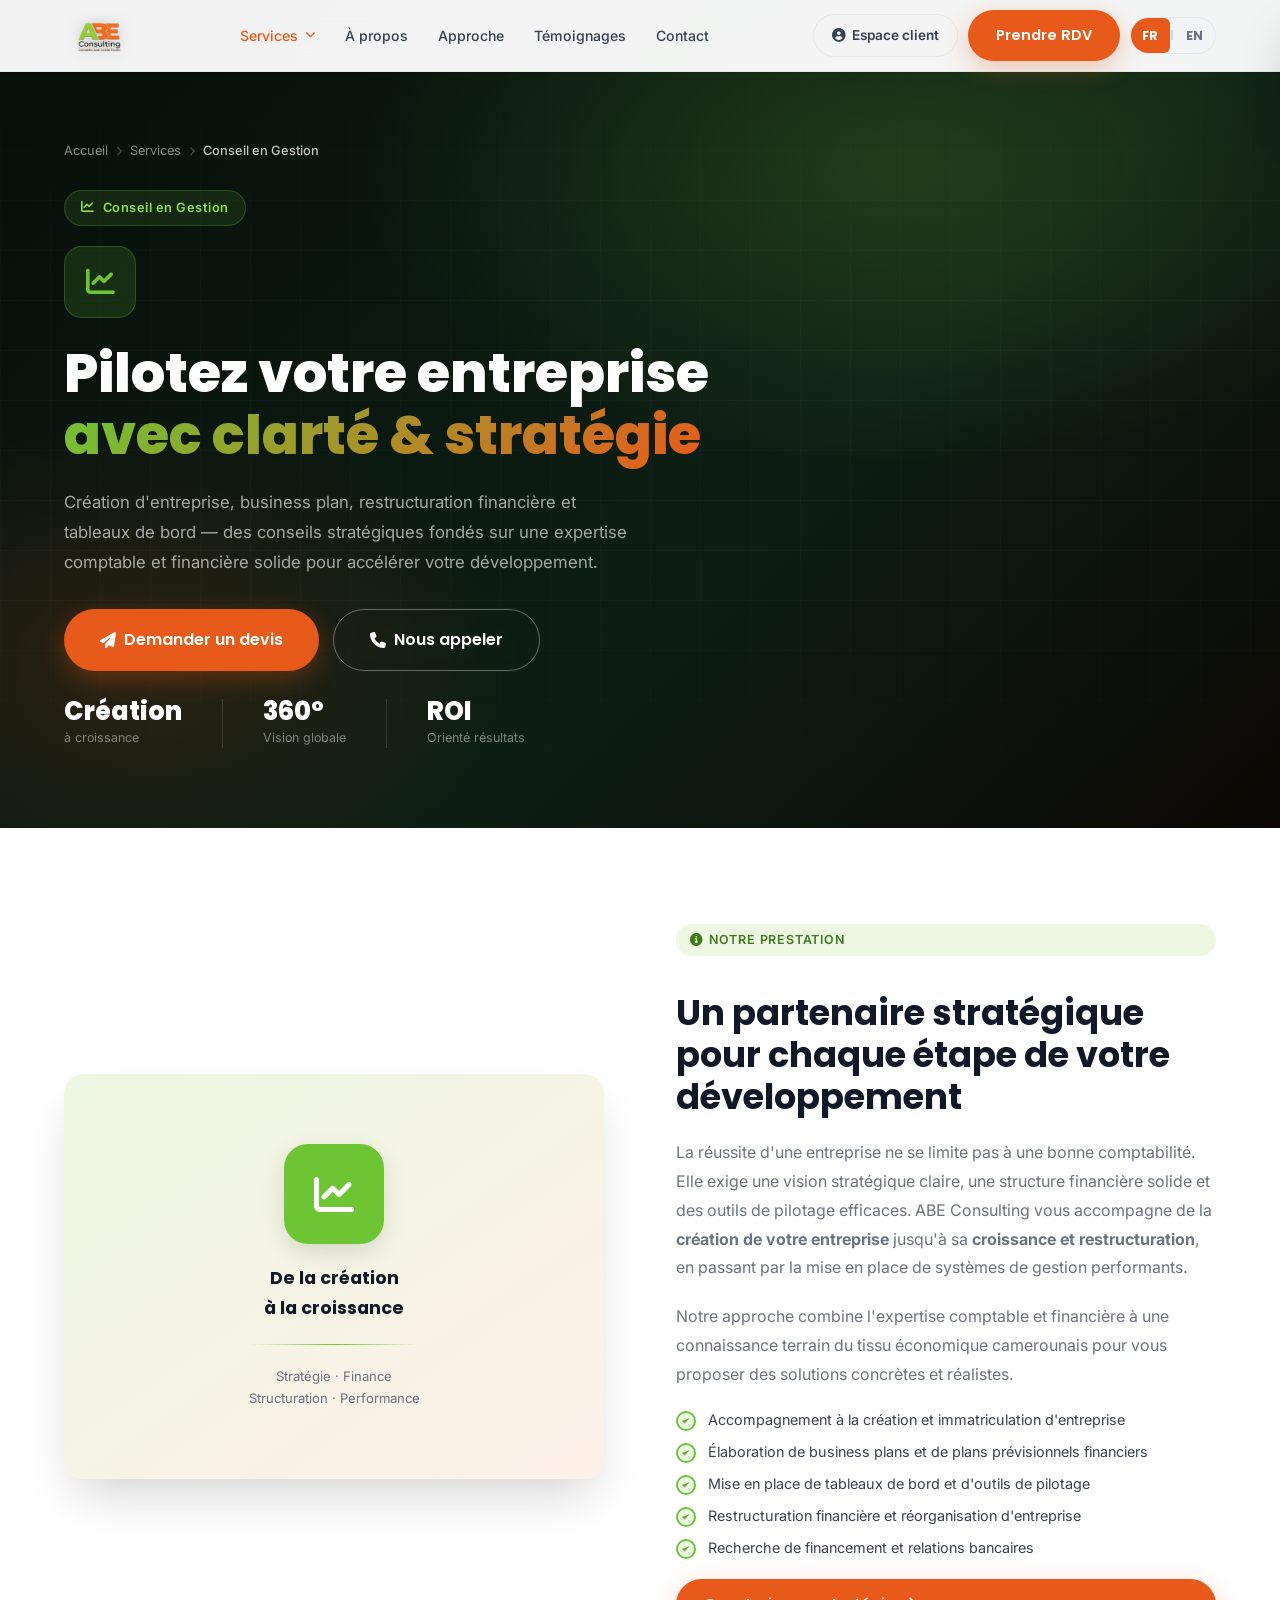
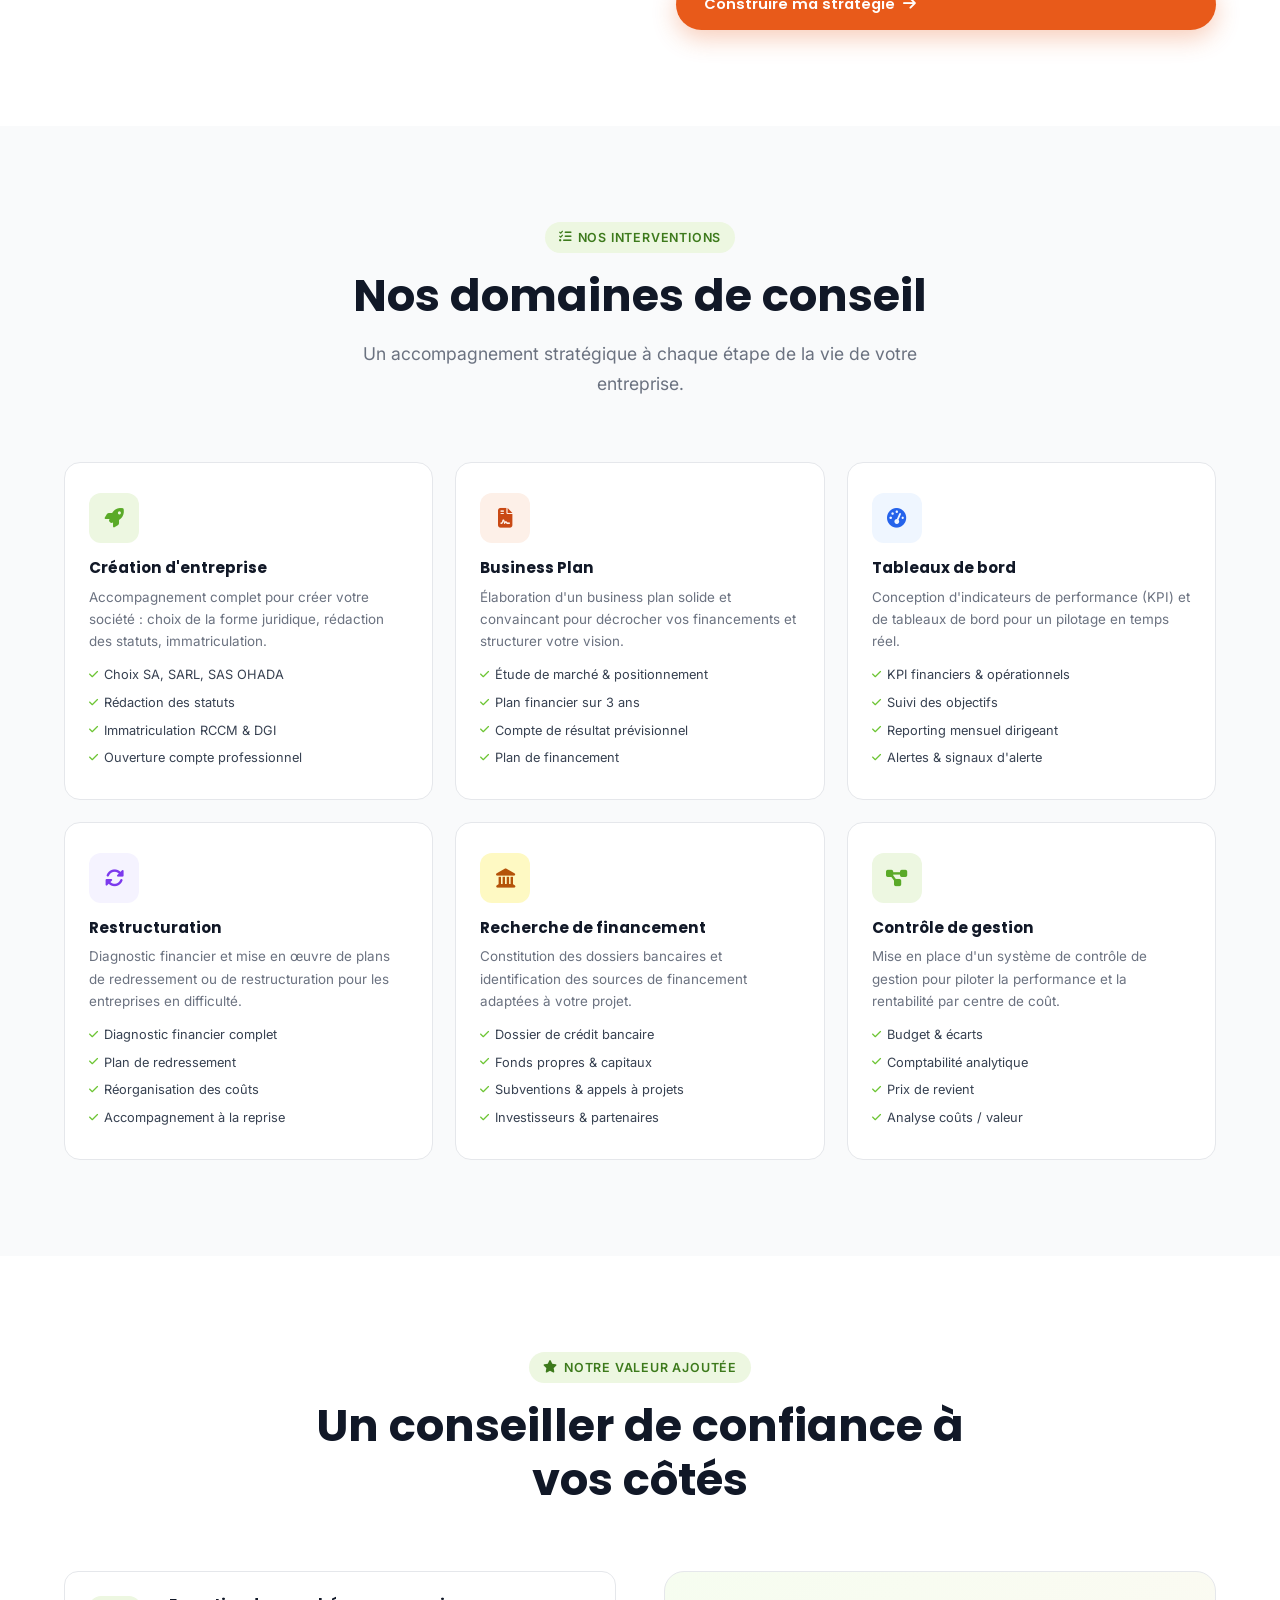
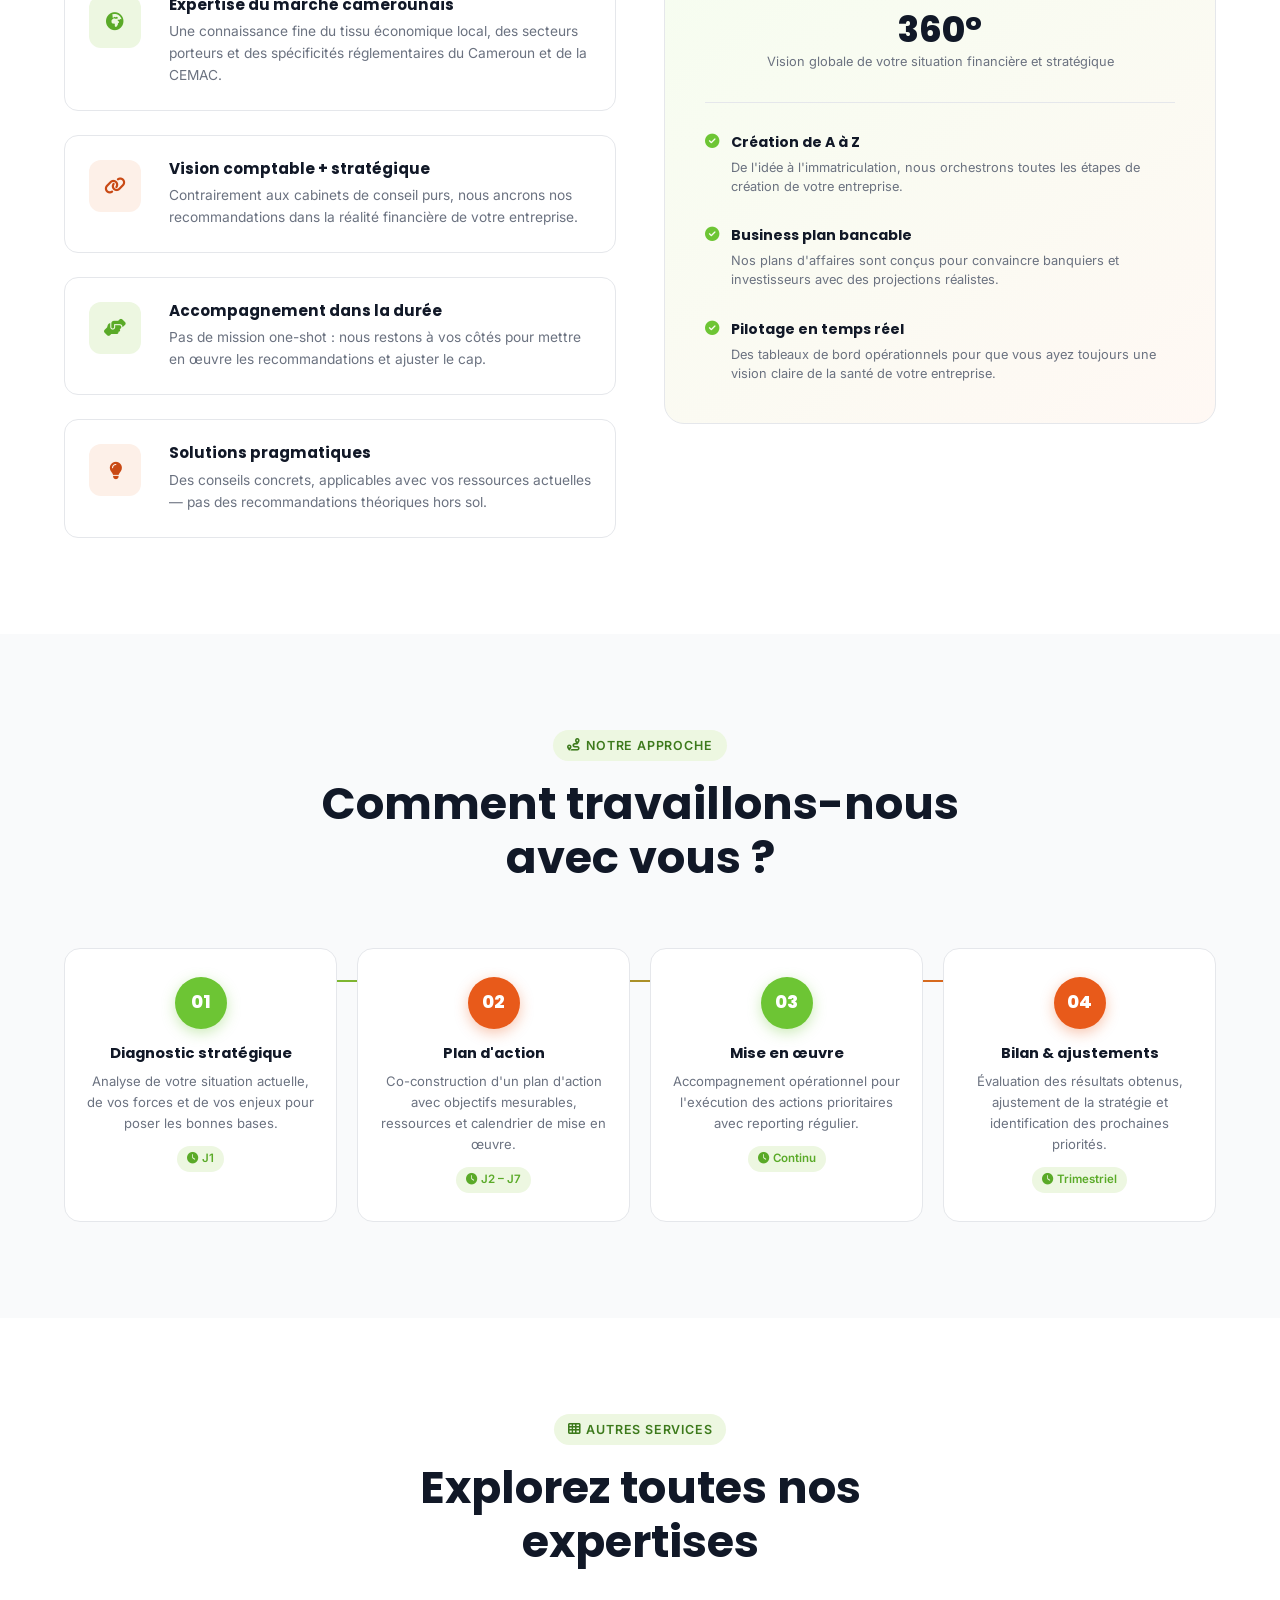
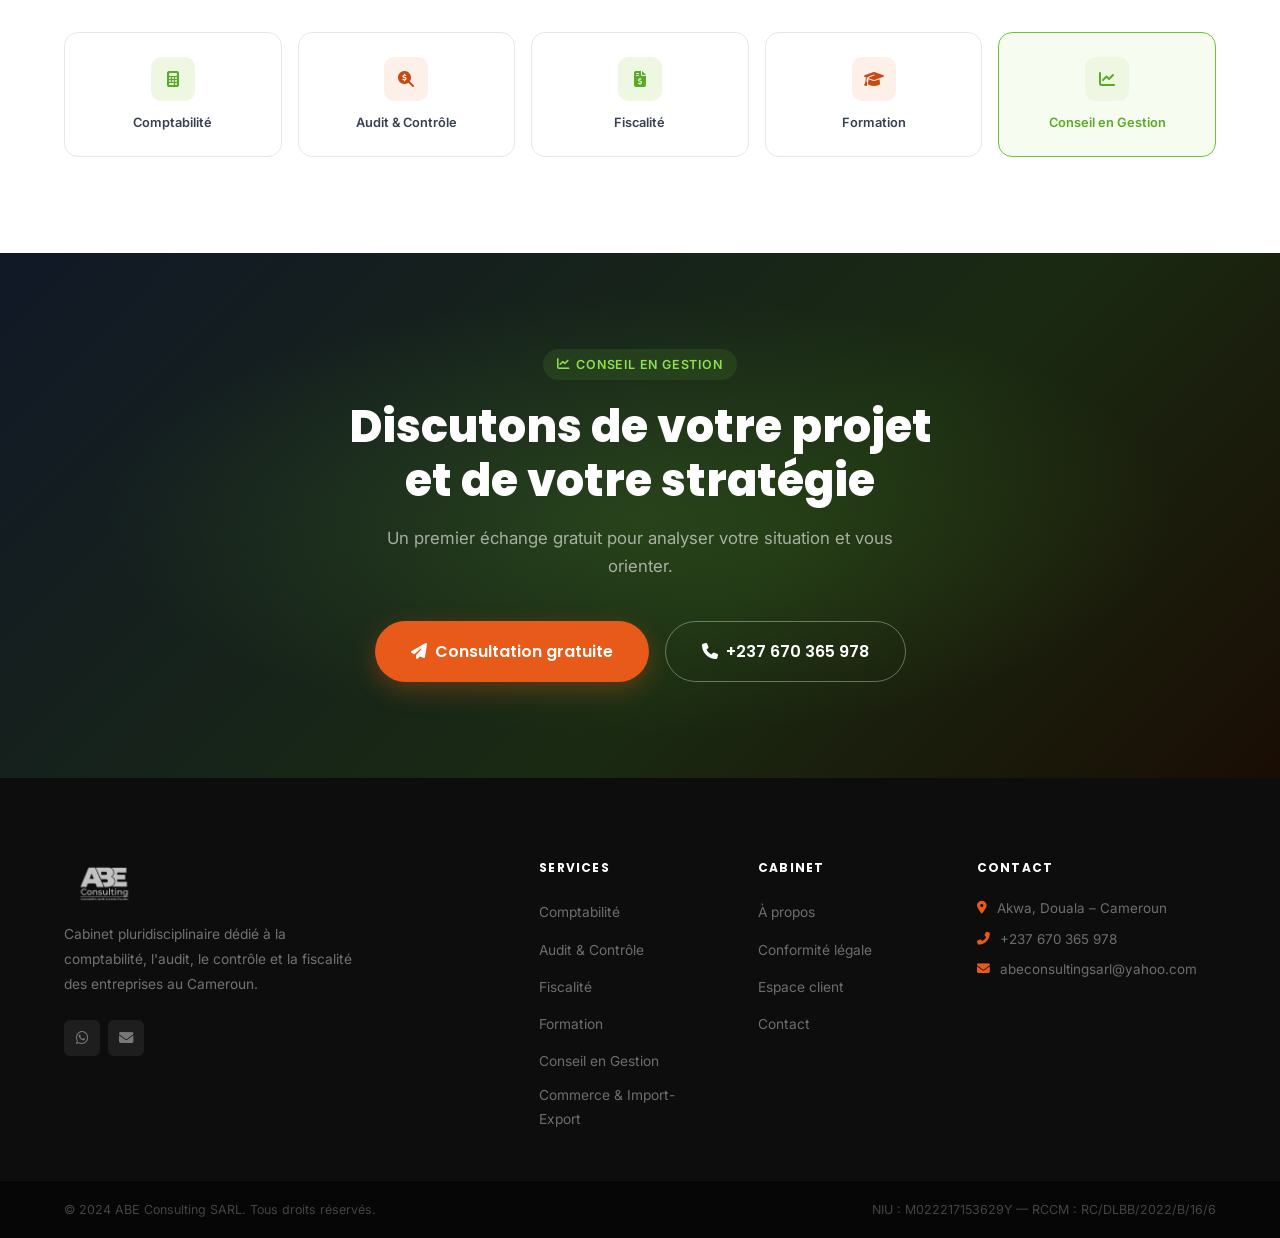
<file: services/conseil.html>
<!DOCTYPE html>
<html lang="fr">
<head>
  <meta charset="UTF-8" /><meta name="viewport" content="width=device-width, initial-scale=1.0" />
  <meta name="description" content="Conseil en gestion – ABE Consulting SARL. Création d'entreprise, business plan, restructuration financière à Douala, Cameroun." />
  <title>Conseil en Gestion – ABE Consulting SARL | Douala, Cameroun</title>
  <link rel="icon" type="image/png" href="../images/logoABE.png" />
  <link href="https://fonts.googleapis.com/css2?family=Inter:wght@400;500;600&family=Poppins:wght@400;500;600;700;800&display=swap" rel="stylesheet" />
  <link rel="stylesheet" href="https://cdnjs.cloudflare.com/ajax/libs/font-awesome/6.5.0/css/all.min.css" />
  <link rel="stylesheet" href="../css/style.css" />
  <link rel="stylesheet" href="../css/service.css" />
</head>
<body>
<!-- HEADER -->
<header id="header" class="scrolled">
  <div class="container header-inner">
    <a href="../index.html" class="logo-wrap"><img src="../images/logoABE.png" alt="ABE Consulting SARL" class="logo" /></a>
    <nav><ul class="nav-links">
      <li class="has-dropdown"><a href="../index.html#services" class="nav-link active-link">Services <i class="fas fa-chevron-down" style="font-size:.65rem;margin-left:3px"></i></a>
        <div class="nav-dropdown">
          <a href="comptabilite.html" class="nd-item"><i class="fas fa-calculator nd-icon"></i><span>Comptabilité</span></a>
          <a href="audit.html"        class="nd-item"><i class="fas fa-search-dollar nd-icon"></i><span>Audit & Contrôle</span></a>
          <a href="fiscalite.html"    class="nd-item"><i class="fas fa-file-invoice-dollar nd-icon"></i><span>Fiscalité</span></a>
          <a href="formation.html"    class="nd-item"><i class="fas fa-graduation-cap nd-icon"></i><span>Formation</span></a>
          <a href="conseil.html"      class="nd-item active"><i class="fas fa-chart-line nd-icon"></i><span>Conseil en Gestion</span></a>
          <a href="commerce.html"     class="nd-item"><i class="fas fa-globe nd-icon"></i><span>Commerce & Import-Export</span></a>
        </div>
      </li>
      <li><a href="../index.html#about" class="nav-link">À propos</a></li>
      <li><a href="../index.html#process" class="nav-link">Approche</a></li>
      <li><a href="../index.html#testimonials" class="nav-link">Témoignages</a></li>
      <li><a href="../index.html#contact" class="nav-link">Contact</a></li>
    </ul></nav>
    <div class="header-actions">
      <a href="../login.html" class="btn-login"><i class="fas fa-user-circle"></i> <span data-i18n="nav_client_space">Espace client</span></a>
      <a href="../index.html#contact" class="btn btn-primary" data-i18n="nav_book">Prendre RDV</a>
      <button class="lang-toggle" onclick="toggleLang()" aria-label="Changer de langue / Switch language">
        <span class="lang-fr active">FR</span>
        <span class="lang-sep">|</span>
        <span class="lang-en">EN</span>
      </button>
    </div>
    <button class="hamburger" onclick="this.classList.toggle('open');document.getElementById('mobileMenu').classList.toggle('open')" aria-label="Menu"><span></span><span></span><span></span></button>
  </div>
  <div class="mobile-drawer" id="mobileMenu"><nav class="drawer-nav"><a href="comptabilite.html" class="drawer-link">Comptabilité</a><a href="audit.html" class="drawer-link">Audit & Contrôle</a><a href="fiscalite.html" class="drawer-link">Fiscalité</a><a href="formation.html" class="drawer-link">Formation</a><a href="conseil.html" class="drawer-link">Conseil en Gestion</a><a href="commerce.html" class="drawer-link">Commerce & Import-Export</a></nav><div class="drawer-actions"><a href="../login.html" class="btn btn-outline-dark">Espace client</a><a href="../index.html#contact" class="btn btn-primary">Prendre RDV</a></div></div>
</header>

<!-- HERO -->
<section class="svc-hero">
  <div class="svc-hero-bg" style="background:linear-gradient(135deg,#060e0a 0%,#0d1f14 60%,#0d0805 100%)"></div>
  <div class="svc-hero-gradient"></div>
  <div class="svc-hero-grid"></div>
  <div class="container svc-hero-inner">
    <div class="breadcrumb"><a href="../index.html">Accueil</a><span class="sep"><i class="fas fa-chevron-right" style="font-size:.6rem"></i></span><a href="../index.html#services">Services</a><span class="sep"><i class="fas fa-chevron-right" style="font-size:.6rem"></i></span><span class="current">Conseil en Gestion</span></div>
    <div class="svc-hero-tag"><i class="fas fa-chart-line"></i> Conseil en Gestion</div>
    <div class="svc-hero-icon shi-green"><i class="fas fa-chart-line"></i></div>
    <h1 class="svc-hero-title">Pilotez votre entreprise<br /><span class="grad">avec clarté & stratégie</span></h1>
    <p class="svc-hero-sub">Création d'entreprise, business plan, restructuration financière et tableaux de bord — des conseils stratégiques fondés sur une expertise comptable et financière solide pour accélérer votre développement.</p>
    <div class="svc-hero-ctas">
      <a href="../index.html#contact" class="btn btn-primary btn-lg"><i class="fas fa-paper-plane"></i> Demander un devis</a>
      <a href="tel:+237670365978"     class="btn btn-ghost btn-lg"><i class="fas fa-phone"></i> Nous appeler</a>
    </div>
    <div class="svc-hero-stats">
      <div class="svc-stat"><strong>Création</strong><span>à croissance</span></div>
      <div class="svc-stat-sep"></div>
      <div class="svc-stat"><strong>360°</strong><span>Vision globale</span></div>
      <div class="svc-stat-sep"></div>
      <div class="svc-stat"><strong>ROI</strong><span>Orienté résultats</span></div>
    </div>
  </div>
</section>

<!-- INTRO -->
<section class="section"><div class="container svc-intro">
  <div class="intro-visual reveal-l"><div class="intro-img-card"><div class="intro-img-inner">
    <div class="intro-big-icon ibi-g"><i class="fas fa-chart-line"></i></div>
    <p style="font-family:'Poppins',sans-serif;font-weight:700;color:var(--c-900);font-size:1.1rem">De la création<br/>à la croissance</p>
    <div style="height:1px;width:100%;background:linear-gradient(90deg,transparent,var(--c-green),transparent)"></div>
    <p style="font-size:.82rem;color:var(--c-500);text-align:center">Stratégie · Finance<br/>Structuration · Performance</p>
  </div></div></div>
  <div class="intro-text reveal-r">
    <div class="tag"><i class="fas fa-info-circle"></i> Notre prestation</div>
    <h2>Un partenaire stratégique pour chaque étape de votre développement</h2>
    <p>La réussite d'une entreprise ne se limite pas à une bonne comptabilité. Elle exige une vision stratégique claire, une structure financière solide et des outils de pilotage efficaces. ABE Consulting vous accompagne de la <strong>création de votre entreprise</strong> jusqu'à sa <strong>croissance et restructuration</strong>, en passant par la mise en place de systèmes de gestion performants.</p>
    <p>Notre approche combine l'expertise comptable et financière à une connaissance terrain du tissu économique camerounais pour vous proposer des solutions concrètes et réalistes.</p>
    <div class="intro-checklist">
      <div class="ic-item">Accompagnement à la création et immatriculation d'entreprise</div>
      <div class="ic-item">Élaboration de business plans et de plans prévisionnels financiers</div>
      <div class="ic-item">Mise en place de tableaux de bord et d'outils de pilotage</div>
      <div class="ic-item">Restructuration financière et réorganisation d'entreprise</div>
      <div class="ic-item">Recherche de financement et relations bancaires</div>
    </div>
    <a href="../index.html#contact" class="btn btn-primary">Construire ma stratégie <i class="fas fa-arrow-right"></i></a>
  </div>
</div></section>

<!-- PRESTATIONS -->
<section class="section section-alt"><div class="container">
  <div class="sh reveal"><div class="tag"><i class="fas fa-list-check"></i> Nos interventions</div><h2 class="h-lg">Nos domaines de conseil</h2><p class="lead">Un accompagnement stratégique à chaque étape de la vie de votre entreprise.</p></div>
  <div class="included-grid">
    <div class="inc-card reveal" style="transition-delay:.05s"><div class="inc-icon ii-g"><i class="fas fa-rocket"></i></div><h3>Création d'entreprise</h3><p>Accompagnement complet pour créer votre société : choix de la forme juridique, rédaction des statuts, immatriculation.</p><ul class="inc-list"><li><i class="fas fa-check"></i> Choix SA, SARL, SAS OHADA</li><li><i class="fas fa-check"></i> Rédaction des statuts</li><li><i class="fas fa-check"></i> Immatriculation RCCM & DGI</li><li><i class="fas fa-check"></i> Ouverture compte professionnel</li></ul></div>
    <div class="inc-card reveal" style="transition-delay:.1s"><div class="inc-icon ii-o"><i class="fas fa-file-contract"></i></div><h3>Business Plan</h3><p>Élaboration d'un business plan solide et convaincant pour décrocher vos financements et structurer votre vision.</p><ul class="inc-list"><li><i class="fas fa-check"></i> Étude de marché & positionnement</li><li><i class="fas fa-check"></i> Plan financier sur 3 ans</li><li><i class="fas fa-check"></i> Compte de résultat prévisionnel</li><li><i class="fas fa-check"></i> Plan de financement</li></ul></div>
    <div class="inc-card reveal" style="transition-delay:.15s"><div class="inc-icon ii-b"><i class="fas fa-tachometer-alt"></i></div><h3>Tableaux de bord</h3><p>Conception d'indicateurs de performance (KPI) et de tableaux de bord pour un pilotage en temps réel.</p><ul class="inc-list"><li><i class="fas fa-check"></i> KPI financiers & opérationnels</li><li><i class="fas fa-check"></i> Suivi des objectifs</li><li><i class="fas fa-check"></i> Reporting mensuel dirigeant</li><li><i class="fas fa-check"></i> Alertes & signaux d'alerte</li></ul></div>
    <div class="inc-card reveal" style="transition-delay:.2s"><div class="inc-icon ii-p"><i class="fas fa-sync-alt"></i></div><h3>Restructuration</h3><p>Diagnostic financier et mise en œuvre de plans de redressement ou de restructuration pour les entreprises en difficulté.</p><ul class="inc-list"><li><i class="fas fa-check"></i> Diagnostic financier complet</li><li><i class="fas fa-check"></i> Plan de redressement</li><li><i class="fas fa-check"></i> Réorganisation des coûts</li><li><i class="fas fa-check"></i> Accompagnement à la reprise</li></ul></div>
    <div class="inc-card reveal" style="transition-delay:.25s"><div class="inc-icon ii-y"><i class="fas fa-landmark"></i></div><h3>Recherche de financement</h3><p>Constitution des dossiers bancaires et identification des sources de financement adaptées à votre projet.</p><ul class="inc-list"><li><i class="fas fa-check"></i> Dossier de crédit bancaire</li><li><i class="fas fa-check"></i> Fonds propres & capitaux</li><li><i class="fas fa-check"></i> Subventions & appels à projets</li><li><i class="fas fa-check"></i> Investisseurs & partenaires</li></ul></div>
    <div class="inc-card reveal" style="transition-delay:.3s"><div class="inc-icon ii-g"><i class="fas fa-project-diagram"></i></div><h3>Contrôle de gestion</h3><p>Mise en place d'un système de contrôle de gestion pour piloter la performance et la rentabilité par centre de coût.</p><ul class="inc-list"><li><i class="fas fa-check"></i> Budget & écarts</li><li><i class="fas fa-check"></i> Comptabilité analytique</li><li><i class="fas fa-check"></i> Prix de revient</li><li><i class="fas fa-check"></i> Analyse coûts / valeur</li></ul></div>
  </div>
</div></section>

<!-- AVANTAGES -->
<section class="section"><div class="container">
  <div class="sh reveal"><div class="tag"><i class="fas fa-star"></i> Notre valeur ajoutée</div><h2 class="h-lg">Un conseiller de confiance à vos côtés</h2></div>
  <div style="display:grid;grid-template-columns:1fr 1fr;gap:48px;align-items:start">
    <div class="benefits-list reveal-l">
      <div class="benefit-row"><div class="benefit-icon bi-g"><i class="fas fa-globe-africa"></i></div><div class="benefit-text"><h4>Expertise du marché camerounais</h4><p>Une connaissance fine du tissu économique local, des secteurs porteurs et des spécificités réglementaires du Cameroun et de la CEMAC.</p></div></div>
      <div class="benefit-row"><div class="benefit-icon bi-o"><i class="fas fa-link"></i></div><div class="benefit-text"><h4>Vision comptable + stratégique</h4><p>Contrairement aux cabinets de conseil purs, nous ancrons nos recommandations dans la réalité financière de votre entreprise.</p></div></div>
      <div class="benefit-row"><div class="benefit-icon bi-g"><i class="fas fa-hands-helping"></i></div><div class="benefit-text"><h4>Accompagnement dans la durée</h4><p>Pas de mission one-shot : nous restons à vos côtés pour mettre en œuvre les recommandations et ajuster le cap.</p></div></div>
      <div class="benefit-row"><div class="benefit-icon bi-o"><i class="fas fa-lightbulb"></i></div><div class="benefit-text"><h4>Solutions pragmatiques</h4><p>Des conseils concrets, applicables avec vos ressources actuelles — pas des recommandations théoriques hors sol.</p></div></div>
    </div>
    <div class="benefits-visual reveal-r">
      <div class="bv-stat"><strong>360°</strong><span>Vision globale de votre situation financière et stratégique</span></div>
      <div class="bv-divider"></div>
      <div class="bv-feature"><i class="fas fa-check-circle"></i><div><h5>Création de A à Z</h5><p>De l'idée à l'immatriculation, nous orchestrons toutes les étapes de création de votre entreprise.</p></div></div>
      <div class="bv-feature"><i class="fas fa-check-circle"></i><div><h5>Business plan bancable</h5><p>Nos plans d'affaires sont conçus pour convaincre banquiers et investisseurs avec des projections réalistes.</p></div></div>
      <div class="bv-feature"><i class="fas fa-check-circle"></i><div><h5>Pilotage en temps réel</h5><p>Des tableaux de bord opérationnels pour que vous ayez toujours une vision claire de la santé de votre entreprise.</p></div></div>
    </div>
  </div>
</div></section>

<!-- PROCESSUS -->
<section class="section section-alt"><div class="container">
  <div class="sh reveal"><div class="tag"><i class="fas fa-route"></i> Notre approche</div><h2 class="h-lg">Comment travaillons-nous avec vous ?</h2></div>
  <div class="svc-process-grid">
    <div class="proc-card reveal" style="transition-delay:.05s"><div class="proc-num">01</div><h4>Diagnostic stratégique</h4><p>Analyse de votre situation actuelle, de vos forces et de vos enjeux pour poser les bonnes bases.</p><span class="proc-time"><i class="fas fa-clock"></i> J1</span></div>
    <div class="proc-card reveal" style="transition-delay:.1s"><div class="proc-num">02</div><h4>Plan d'action</h4><p>Co-construction d'un plan d'action avec objectifs mesurables, ressources et calendrier de mise en œuvre.</p><span class="proc-time"><i class="fas fa-clock"></i> J2 – J7</span></div>
    <div class="proc-card reveal" style="transition-delay:.15s"><div class="proc-num">03</div><h4>Mise en œuvre</h4><p>Accompagnement opérationnel pour l'exécution des actions prioritaires avec reporting régulier.</p><span class="proc-time"><i class="fas fa-clock"></i> Continu</span></div>
    <div class="proc-card reveal" style="transition-delay:.2s"><div class="proc-num">04</div><h4>Bilan & ajustements</h4><p>Évaluation des résultats obtenus, ajustement de la stratégie et identification des prochaines priorités.</p><span class="proc-time"><i class="fas fa-clock"></i> Trimestriel</span></div>
  </div>
</div></section>

<!-- AUTRES SERVICES -->
<section class="section"><div class="container"><div class="sh reveal"><div class="tag"><i class="fas fa-th"></i> Autres services</div><h2 class="h-lg">Explorez toutes nos expertises</h2></div>
  <div class="related-grid reveal">
    <a href="comptabilite.html" class="related-card"><div class="related-icon ri-g"><i class="fas fa-calculator"></i></div><span>Comptabilité</span></a>
    <a href="audit.html"        class="related-card"><div class="related-icon ri-o"><i class="fas fa-search-dollar"></i></div><span>Audit & Contrôle</span></a>
    <a href="fiscalite.html"    class="related-card"><div class="related-icon ri-g"><i class="fas fa-file-invoice-dollar"></i></div><span>Fiscalité</span></a>
    <a href="formation.html"    class="related-card"><div class="related-icon ri-o"><i class="fas fa-graduation-cap"></i></div><span>Formation</span></a>
    <a href="conseil.html"      class="related-card current"><div class="related-icon ri-g"><i class="fas fa-chart-line"></i></div><span>Conseil en Gestion</span></a>
  </div>
</div></section>

<!-- CTA -->
<section class="cta-banner"><div class="container cta-inner"><div class="tag light" style="margin:0 auto 20px"><i class="fas fa-chart-line"></i> Conseil en Gestion</div><h2>Discutons de votre projet<br />et de votre stratégie</h2><p>Un premier échange gratuit pour analyser votre situation et vous orienter.</p><div class="cta-actions"><a href="../index.html#contact" class="btn btn-primary btn-lg"><i class="fas fa-paper-plane"></i> Consultation gratuite</a><a href="tel:+237670365978" class="btn btn-ghost btn-lg"><i class="fas fa-phone"></i> +237 670 365 978</a></div></div></section>

<!-- FOOTER -->
<footer><div class="footer-main"><div class="container footer-grid"><div class="footer-brand"><img src="../images/logoABE.png" alt="ABE Consulting" class="footer-logo-img" /><p>Cabinet pluridisciplinaire dédié à la comptabilité, l'audit, le contrôle et la fiscalité des entreprises au Cameroun.</p><div class="footer-socials"><a href="https://wa.me/237670365978" class="footer-social-btn" target="_blank"><i class="fab fa-whatsapp"></i></a><a href="mailto:abeconsultingsarl@yahoo.com" class="footer-social-btn"><i class="fas fa-envelope"></i></a></div></div><div class="footer-col"><h5>Services</h5><ul><li><a href="comptabilite.html">Comptabilité</a></li><li><a href="audit.html">Audit & Contrôle</a></li><li><a href="fiscalite.html">Fiscalité</a></li><li><a href="formation.html">Formation</a></li><li><a href="conseil.html">Conseil en Gestion</a></li><li><a href="commerce.html">Commerce & Import-Export</a></li></ul></div><div class="footer-col"><h5>Cabinet</h5><ul><li><a href="../index.html#about">À propos</a></li><li><a href="../index.html#certifications">Conformité légale</a></li><li><a href="../login.html">Espace client</a></li><li><a href="../index.html#contact">Contact</a></li></ul></div><div class="footer-col"><h5>Contact</h5><ul class="footer-contact-list"><li><i class="fas fa-map-marker-alt"></i><span>Akwa, Douala – Cameroun</span></li><li><i class="fas fa-phone-alt"></i><a href="tel:+237670365978">+237 670 365 978</a></li><li><i class="fas fa-envelope"></i><a href="mailto:abeconsultingsarl@yahoo.com">abeconsultingsarl@yahoo.com</a></li></ul></div></div></div><div class="footer-bottom"><div class="container footer-bottom-inner"><p>&copy; 2024 ABE Consulting SARL. Tous droits réservés.</p><p>NIU : M022217153629Y — RCCM : RC/DLBB/2022/B/16/6</p></div></div></footer>
<button class="back-top" id="backTop" onclick="window.scrollTo({top:0,behavior:'smooth'})"><i class="fas fa-arrow-up"></i></button>
<script src="../js/i18n.js"></script>
<script src="../js/main.js"></script><script>window.addEventListener('scroll',()=>{document.getElementById('backTop').classList.toggle('show',window.scrollY>400);},{passive:true});</script>
</body></html>
</file>
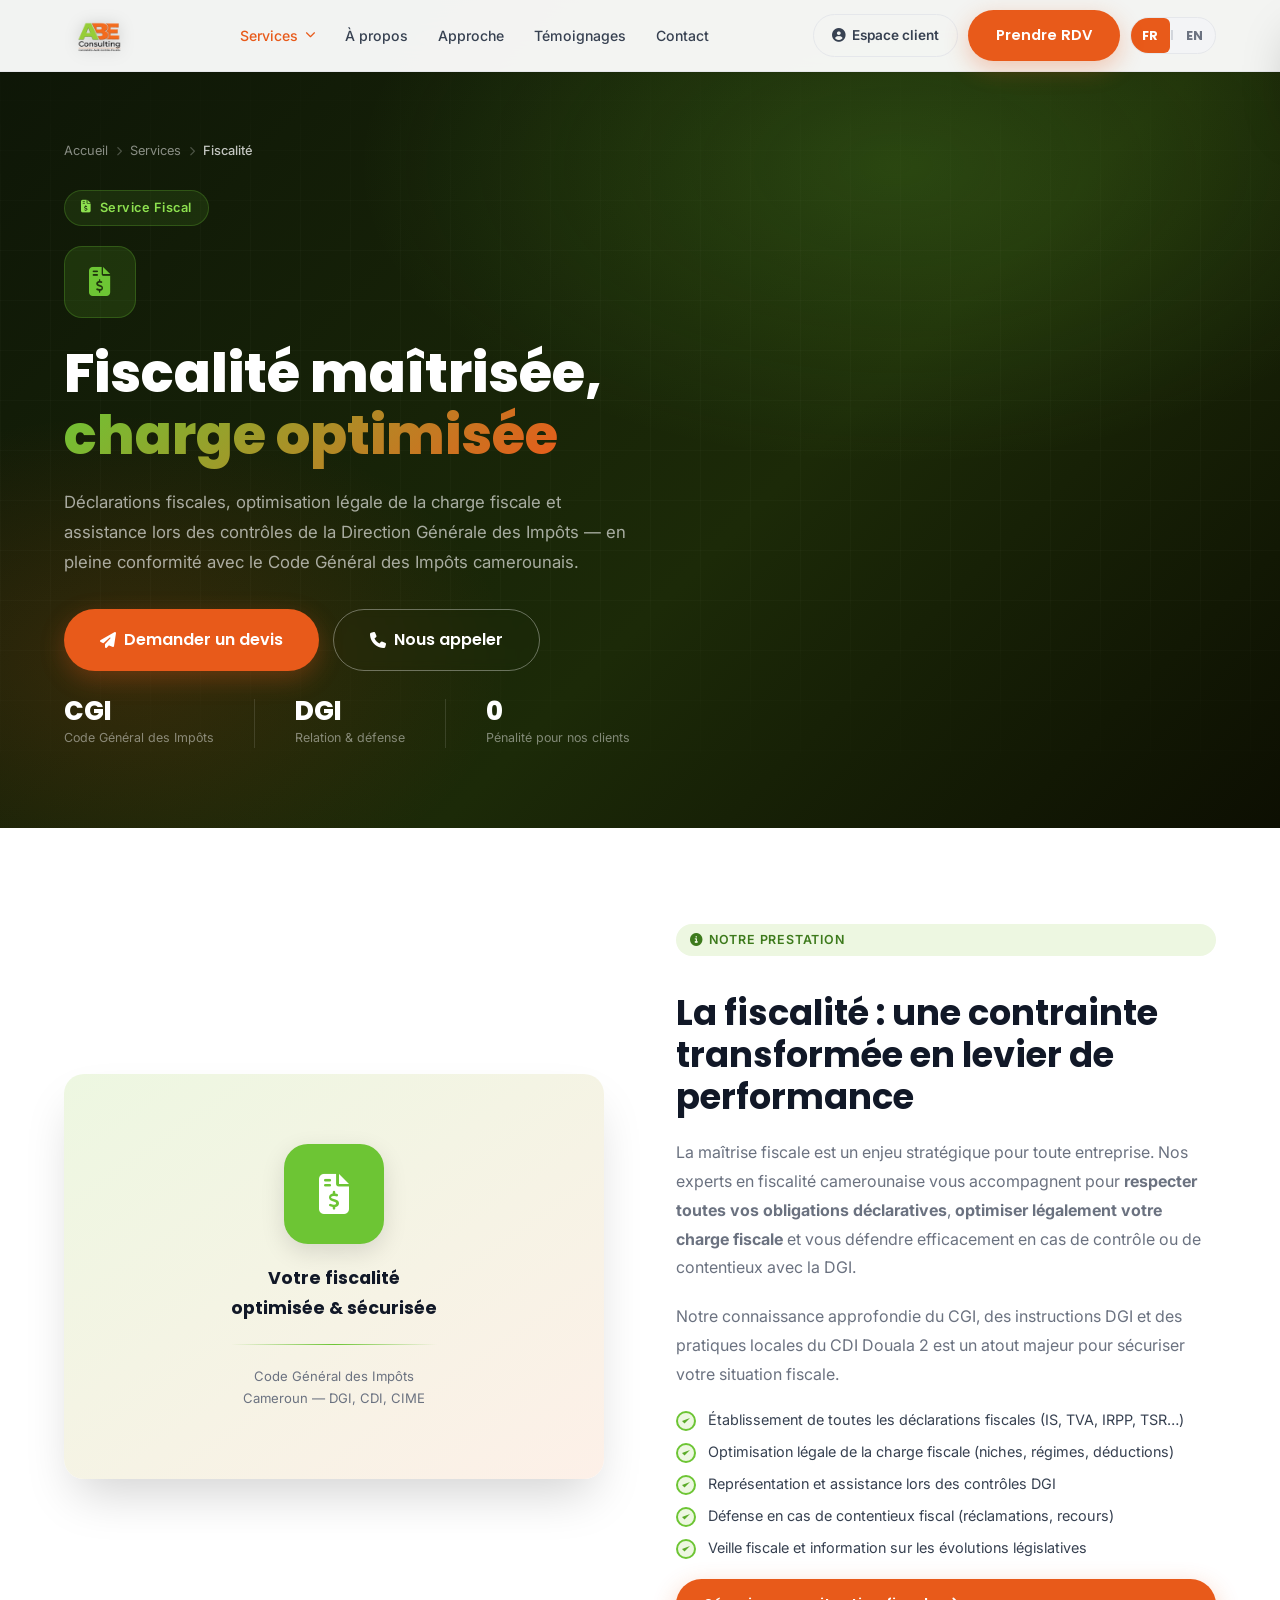
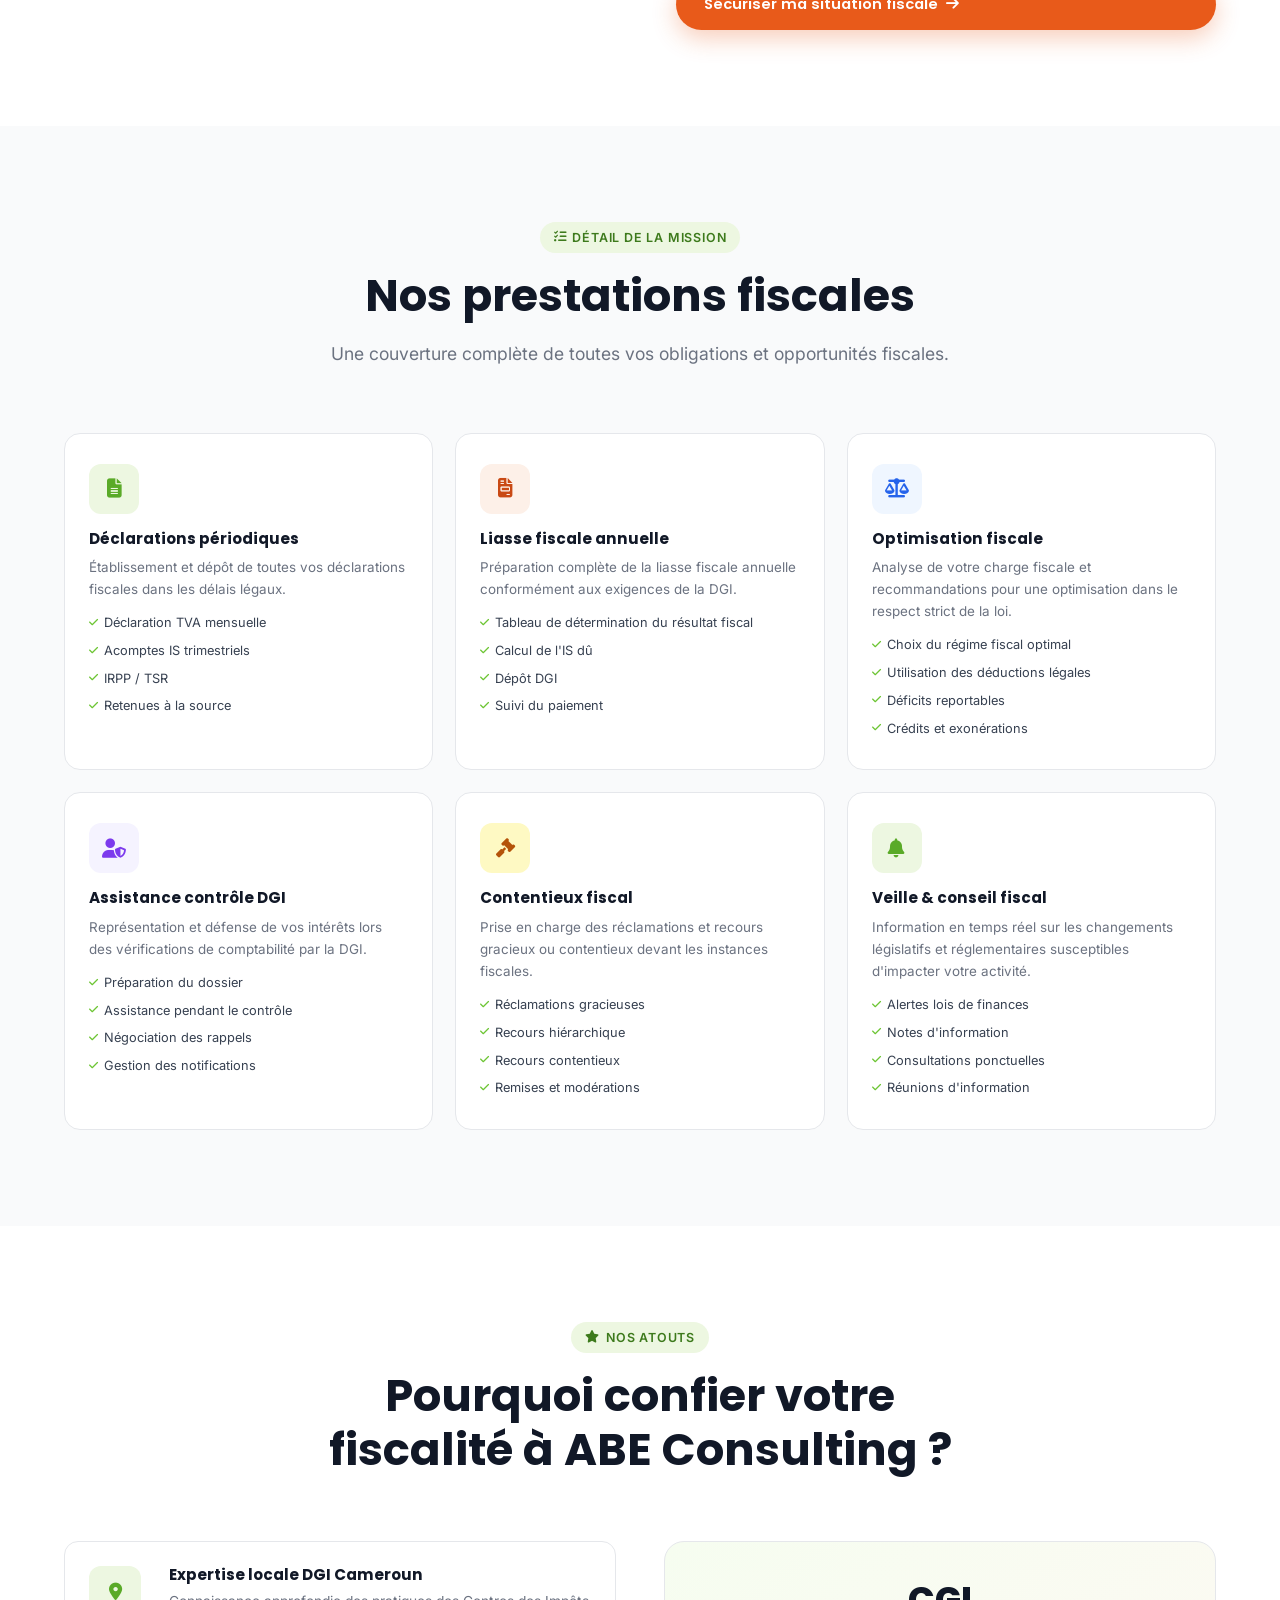
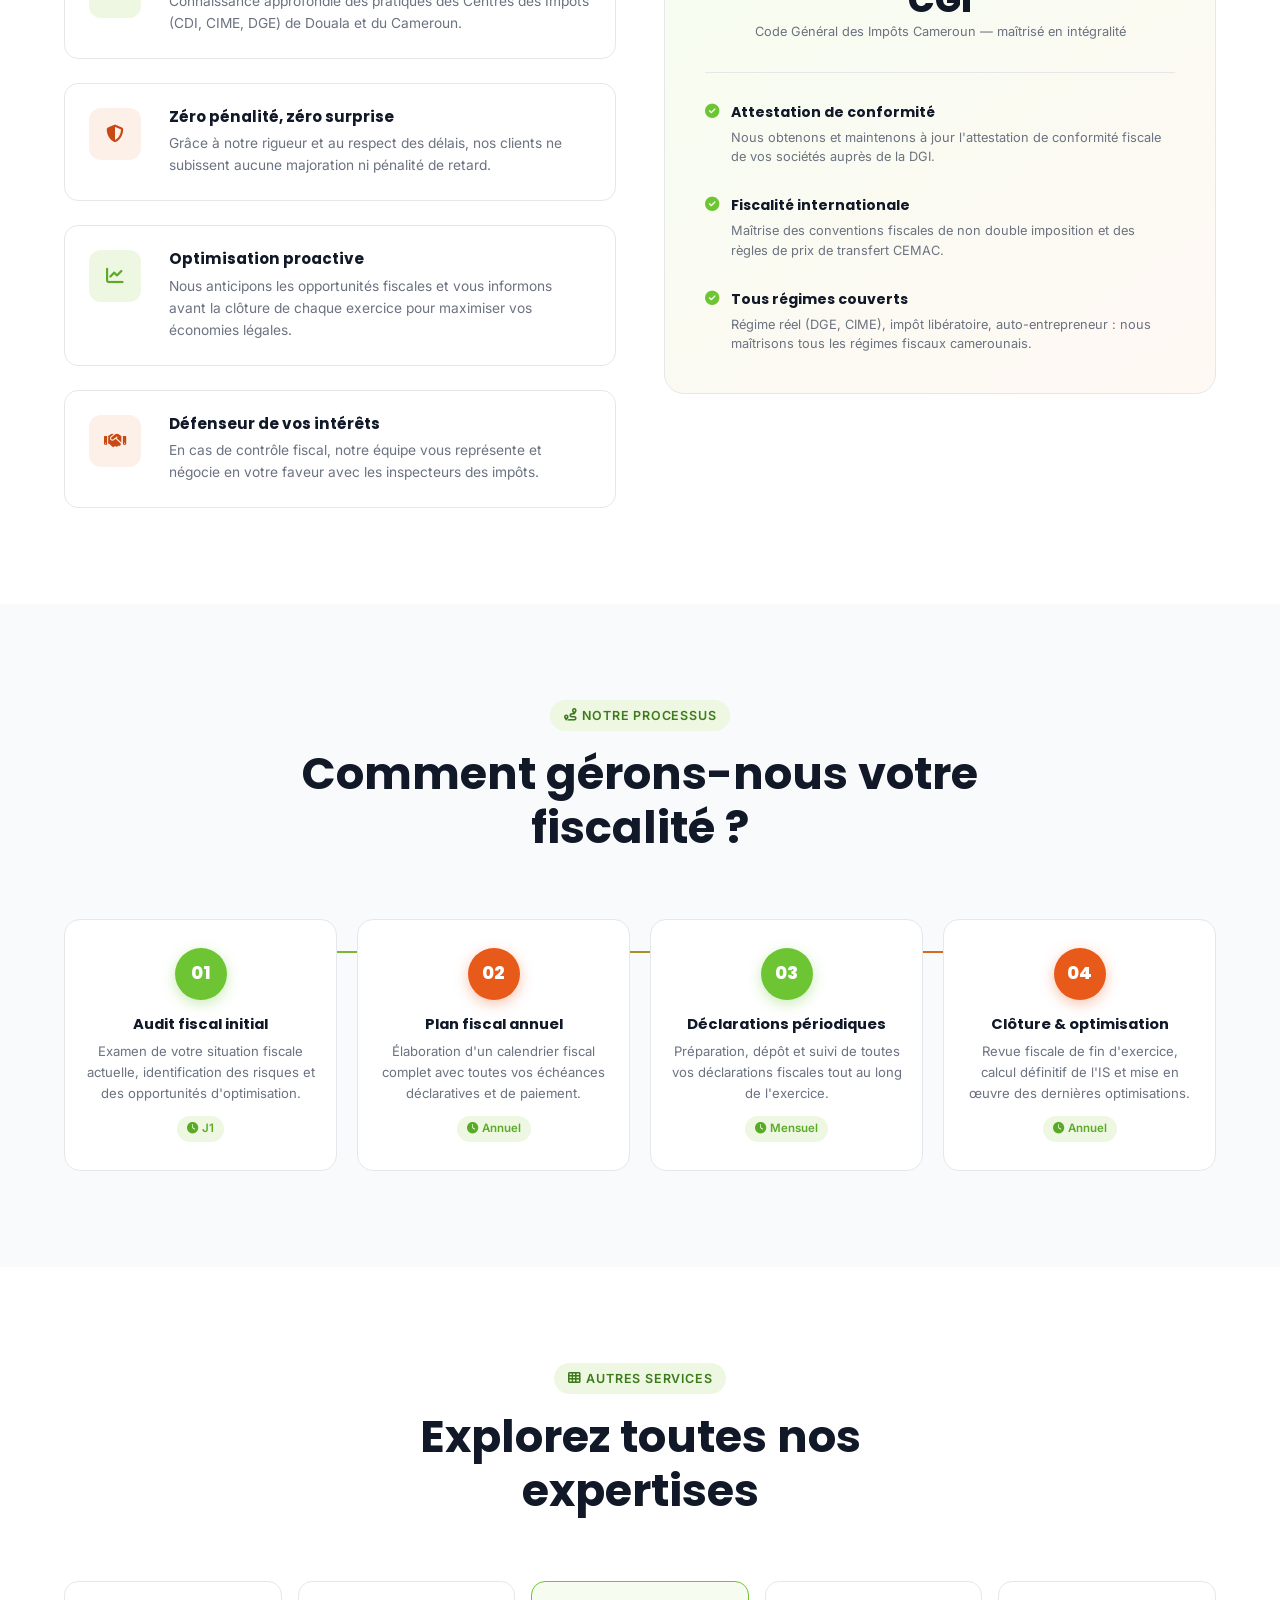
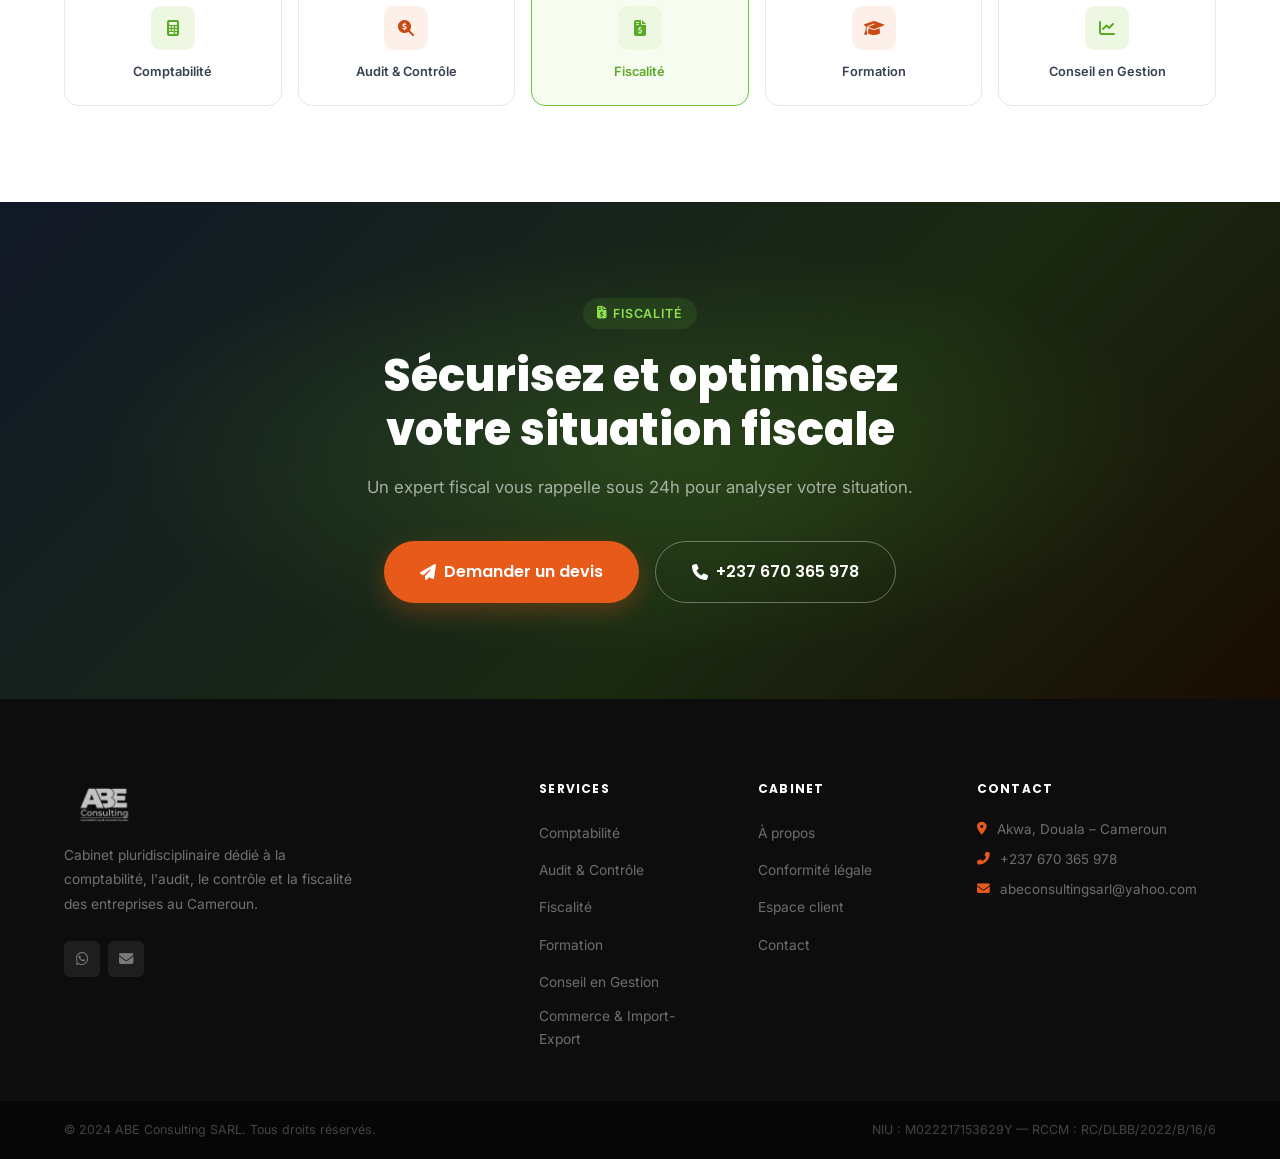
<file: services/fiscalite.html>
<!DOCTYPE html>
<html lang="fr">
<head>
  <meta charset="UTF-8" /><meta name="viewport" content="width=device-width, initial-scale=1.0" />
  <meta name="description" content="Service de fiscalité – ABE Consulting SARL. Déclarations fiscales, optimisation, assistance contrôle DGI à Douala, Cameroun." />
  <title>Fiscalité – ABE Consulting SARL | Douala, Cameroun</title>
  <link rel="icon" type="image/png" href="../images/logoABE.png" />
  <link href="https://fonts.googleapis.com/css2?family=Inter:wght@400;500;600&family=Poppins:wght@400;500;600;700;800&display=swap" rel="stylesheet" />
  <link rel="stylesheet" href="https://cdnjs.cloudflare.com/ajax/libs/font-awesome/6.5.0/css/all.min.css" />
  <link rel="stylesheet" href="../css/style.css" />
  <link rel="stylesheet" href="../css/service.css" />
</head>
<body>
<!-- HEADER -->
<header id="header" class="scrolled">
  <div class="container header-inner">
    <a href="../index.html" class="logo-wrap"><img src="../images/logoABE.png" alt="ABE Consulting SARL" class="logo" /></a>
    <nav><ul class="nav-links">
      <li class="has-dropdown"><a href="../index.html#services" class="nav-link active-link">Services <i class="fas fa-chevron-down" style="font-size:.65rem;margin-left:3px"></i></a>
        <div class="nav-dropdown">
          <a href="comptabilite.html" class="nd-item"><i class="fas fa-calculator nd-icon"></i><span>Comptabilité</span></a>
          <a href="audit.html"        class="nd-item"><i class="fas fa-search-dollar nd-icon"></i><span>Audit & Contrôle</span></a>
          <a href="fiscalite.html"    class="nd-item active"><i class="fas fa-file-invoice-dollar nd-icon"></i><span>Fiscalité</span></a>
          <a href="formation.html"    class="nd-item"><i class="fas fa-graduation-cap nd-icon"></i><span>Formation</span></a>
          <a href="conseil.html"      class="nd-item"><i class="fas fa-chart-line nd-icon"></i><span>Conseil en Gestion</span></a>
          <a href="commerce.html"     class="nd-item"><i class="fas fa-globe nd-icon"></i><span>Commerce & Import-Export</span></a>
        </div>
      </li>
      <li><a href="../index.html#about" class="nav-link">À propos</a></li>
      <li><a href="../index.html#process" class="nav-link">Approche</a></li>
      <li><a href="../index.html#testimonials" class="nav-link">Témoignages</a></li>
      <li><a href="../index.html#contact" class="nav-link">Contact</a></li>
    </ul></nav>
    <div class="header-actions">
      <a href="../login.html" class="btn-login"><i class="fas fa-user-circle"></i> <span data-i18n="nav_client_space">Espace client</span></a>
      <a href="../index.html#contact" class="btn btn-primary" data-i18n="nav_book">Prendre RDV</a>
      <button class="lang-toggle" onclick="toggleLang()" aria-label="Changer de langue / Switch language">
        <span class="lang-fr active">FR</span>
        <span class="lang-sep">|</span>
        <span class="lang-en">EN</span>
      </button>
    </div>
    <button class="hamburger" onclick="this.classList.toggle('open');document.getElementById('mobileMenu').classList.toggle('open')" aria-label="Menu"><span></span><span></span><span></span></button>
  </div>
  <div class="mobile-drawer" id="mobileMenu"><nav class="drawer-nav"><a href="comptabilite.html" class="drawer-link">Comptabilité</a><a href="audit.html" class="drawer-link">Audit & Contrôle</a><a href="fiscalite.html" class="drawer-link">Fiscalité</a><a href="formation.html" class="drawer-link">Formation</a><a href="conseil.html" class="drawer-link">Conseil en Gestion</a><a href="commerce.html" class="drawer-link">Commerce & Import-Export</a></nav><div class="drawer-actions"><a href="../login.html" class="btn btn-outline-dark">Espace client</a><a href="../index.html#contact" class="btn btn-primary">Prendre RDV</a></div></div>
</header>

<!-- HERO -->
<section class="svc-hero">
  <div class="svc-hero-bg" style="background:linear-gradient(135deg,#0d1507 0%,#1c2a08 60%,#0d0f02 100%)"></div>
  <div class="svc-hero-gradient"></div>
  <div class="svc-hero-grid"></div>
  <div class="container svc-hero-inner">
    <div class="breadcrumb"><a href="../index.html">Accueil</a><span class="sep"><i class="fas fa-chevron-right" style="font-size:.6rem"></i></span><a href="../index.html#services">Services</a><span class="sep"><i class="fas fa-chevron-right" style="font-size:.6rem"></i></span><span class="current">Fiscalité</span></div>
    <div class="svc-hero-tag"><i class="fas fa-file-invoice-dollar"></i> Service Fiscal</div>
    <div class="svc-hero-icon shi-green"><i class="fas fa-file-invoice-dollar"></i></div>
    <h1 class="svc-hero-title">Fiscalité maîtrisée,<br /><span class="grad">charge optimisée</span></h1>
    <p class="svc-hero-sub">Déclarations fiscales, optimisation légale de la charge fiscale et assistance lors des contrôles de la Direction Générale des Impôts — en pleine conformité avec le Code Général des Impôts camerounais.</p>
    <div class="svc-hero-ctas">
      <a href="../index.html#contact" class="btn btn-primary btn-lg"><i class="fas fa-paper-plane"></i> Demander un devis</a>
      <a href="tel:+237670365978"     class="btn btn-ghost btn-lg"><i class="fas fa-phone"></i> Nous appeler</a>
    </div>
    <div class="svc-hero-stats">
      <div class="svc-stat"><strong>CGI</strong><span>Code Général des Impôts</span></div>
      <div class="svc-stat-sep"></div>
      <div class="svc-stat"><strong>DGI</strong><span>Relation & défense</span></div>
      <div class="svc-stat-sep"></div>
      <div class="svc-stat"><strong>0</strong><span>Pénalité pour nos clients</span></div>
    </div>
  </div>
</section>

<!-- INTRO -->
<section class="section"><div class="container svc-intro">
  <div class="intro-visual reveal-l"><div class="intro-img-card"><div class="intro-img-inner">
    <div class="intro-big-icon ibi-g"><i class="fas fa-file-invoice-dollar"></i></div>
    <p style="font-family:'Poppins',sans-serif;font-weight:700;color:var(--c-900);font-size:1.1rem">Votre fiscalité<br/>optimisée & sécurisée</p>
    <div style="height:1px;width:100%;background:linear-gradient(90deg,transparent,var(--c-green),transparent)"></div>
    <p style="font-size:.82rem;color:var(--c-500);text-align:center">Code Général des Impôts<br/>Cameroun — DGI, CDI, CIME</p>
  </div></div></div>
  <div class="intro-text reveal-r">
    <div class="tag"><i class="fas fa-info-circle"></i> Notre prestation</div>
    <h2>La fiscalité : une contrainte transformée en levier de performance</h2>
    <p>La maîtrise fiscale est un enjeu stratégique pour toute entreprise. Nos experts en fiscalité camerounaise vous accompagnent pour <strong>respecter toutes vos obligations déclaratives</strong>, <strong>optimiser légalement votre charge fiscale</strong> et vous défendre efficacement en cas de contrôle ou de contentieux avec la DGI.</p>
    <p>Notre connaissance approfondie du CGI, des instructions DGI et des pratiques locales du CDI Douala 2 est un atout majeur pour sécuriser votre situation fiscale.</p>
    <div class="intro-checklist">
      <div class="ic-item">Établissement de toutes les déclarations fiscales (IS, TVA, IRPP, TSR…)</div>
      <div class="ic-item">Optimisation légale de la charge fiscale (niches, régimes, déductions)</div>
      <div class="ic-item">Représentation et assistance lors des contrôles DGI</div>
      <div class="ic-item">Défense en cas de contentieux fiscal (réclamations, recours)</div>
      <div class="ic-item">Veille fiscale et information sur les évolutions législatives</div>
    </div>
    <a href="../index.html#contact" class="btn btn-primary">Sécuriser ma situation fiscale <i class="fas fa-arrow-right"></i></a>
  </div>
</div></section>

<!-- PRESTATIONS -->
<section class="section section-alt"><div class="container">
  <div class="sh reveal"><div class="tag"><i class="fas fa-list-check"></i> Détail de la mission</div><h2 class="h-lg">Nos prestations fiscales</h2><p class="lead">Une couverture complète de toutes vos obligations et opportunités fiscales.</p></div>
  <div class="included-grid">
    <div class="inc-card reveal" style="transition-delay:.05s"><div class="inc-icon ii-g"><i class="fas fa-file-alt"></i></div><h3>Déclarations périodiques</h3><p>Établissement et dépôt de toutes vos déclarations fiscales dans les délais légaux.</p><ul class="inc-list"><li><i class="fas fa-check"></i> Déclaration TVA mensuelle</li><li><i class="fas fa-check"></i> Acomptes IS trimestriels</li><li><i class="fas fa-check"></i> IRPP / TSR</li><li><i class="fas fa-check"></i> Retenues à la source</li></ul></div>
    <div class="inc-card reveal" style="transition-delay:.1s"><div class="inc-icon ii-o"><i class="fas fa-file-invoice"></i></div><h3>Liasse fiscale annuelle</h3><p>Préparation complète de la liasse fiscale annuelle conformément aux exigences de la DGI.</p><ul class="inc-list"><li><i class="fas fa-check"></i> Tableau de détermination du résultat fiscal</li><li><i class="fas fa-check"></i> Calcul de l'IS dû</li><li><i class="fas fa-check"></i> Dépôt DGI</li><li><i class="fas fa-check"></i> Suivi du paiement</li></ul></div>
    <div class="inc-card reveal" style="transition-delay:.15s"><div class="inc-icon ii-b"><i class="fas fa-balance-scale"></i></div><h3>Optimisation fiscale</h3><p>Analyse de votre charge fiscale et recommandations pour une optimisation dans le respect strict de la loi.</p><ul class="inc-list"><li><i class="fas fa-check"></i> Choix du régime fiscal optimal</li><li><i class="fas fa-check"></i> Utilisation des déductions légales</li><li><i class="fas fa-check"></i> Déficits reportables</li><li><i class="fas fa-check"></i> Crédits et exonérations</li></ul></div>
    <div class="inc-card reveal" style="transition-delay:.2s"><div class="inc-icon ii-p"><i class="fas fa-user-shield"></i></div><h3>Assistance contrôle DGI</h3><p>Représentation et défense de vos intérêts lors des vérifications de comptabilité par la DGI.</p><ul class="inc-list"><li><i class="fas fa-check"></i> Préparation du dossier</li><li><i class="fas fa-check"></i> Assistance pendant le contrôle</li><li><i class="fas fa-check"></i> Négociation des rappels</li><li><i class="fas fa-check"></i> Gestion des notifications</li></ul></div>
    <div class="inc-card reveal" style="transition-delay:.25s"><div class="inc-icon ii-y"><i class="fas fa-gavel"></i></div><h3>Contentieux fiscal</h3><p>Prise en charge des réclamations et recours gracieux ou contentieux devant les instances fiscales.</p><ul class="inc-list"><li><i class="fas fa-check"></i> Réclamations gracieuses</li><li><i class="fas fa-check"></i> Recours hiérarchique</li><li><i class="fas fa-check"></i> Recours contentieux</li><li><i class="fas fa-check"></i> Remises et modérations</li></ul></div>
    <div class="inc-card reveal" style="transition-delay:.3s"><div class="inc-icon ii-g"><i class="fas fa-bell"></i></div><h3>Veille & conseil fiscal</h3><p>Information en temps réel sur les changements législatifs et réglementaires susceptibles d'impacter votre activité.</p><ul class="inc-list"><li><i class="fas fa-check"></i> Alertes lois de finances</li><li><i class="fas fa-check"></i> Notes d'information</li><li><i class="fas fa-check"></i> Consultations ponctuelles</li><li><i class="fas fa-check"></i> Réunions d'information</li></ul></div>
  </div>
</div></section>

<!-- AVANTAGES -->
<section class="section"><div class="container">
  <div class="sh reveal"><div class="tag"><i class="fas fa-star"></i> Nos atouts</div><h2 class="h-lg">Pourquoi confier votre fiscalité à ABE Consulting ?</h2></div>
  <div style="display:grid;grid-template-columns:1fr 1fr;gap:48px;align-items:start">
    <div class="benefits-list reveal-l">
      <div class="benefit-row"><div class="benefit-icon bi-g"><i class="fas fa-map-marker-alt"></i></div><div class="benefit-text"><h4>Expertise locale DGI Cameroun</h4><p>Connaissance approfondie des pratiques des Centres des Impôts (CDI, CIME, DGE) de Douala et du Cameroun.</p></div></div>
      <div class="benefit-row"><div class="benefit-icon bi-o"><i class="fas fa-shield-alt"></i></div><div class="benefit-text"><h4>Zéro pénalité, zéro surprise</h4><p>Grâce à notre rigueur et au respect des délais, nos clients ne subissent aucune majoration ni pénalité de retard.</p></div></div>
      <div class="benefit-row"><div class="benefit-icon bi-g"><i class="fas fa-chart-line"></i></div><div class="benefit-text"><h4>Optimisation proactive</h4><p>Nous anticipons les opportunités fiscales et vous informons avant la clôture de chaque exercice pour maximiser vos économies légales.</p></div></div>
      <div class="benefit-row"><div class="benefit-icon bi-o"><i class="fas fa-handshake"></i></div><div class="benefit-text"><h4>Défenseur de vos intérêts</h4><p>En cas de contrôle fiscal, notre équipe vous représente et négocie en votre faveur avec les inspecteurs des impôts.</p></div></div>
    </div>
    <div class="benefits-visual reveal-r">
      <div class="bv-stat"><strong>CGI</strong><span>Code Général des Impôts Cameroun — maîtrisé en intégralité</span></div>
      <div class="bv-divider"></div>
      <div class="bv-feature"><i class="fas fa-check-circle"></i><div><h5>Attestation de conformité</h5><p>Nous obtenons et maintenons à jour l'attestation de conformité fiscale de vos sociétés auprès de la DGI.</p></div></div>
      <div class="bv-feature"><i class="fas fa-check-circle"></i><div><h5>Fiscalité internationale</h5><p>Maîtrise des conventions fiscales de non double imposition et des règles de prix de transfert CEMAC.</p></div></div>
      <div class="bv-feature"><i class="fas fa-check-circle"></i><div><h5>Tous régimes couverts</h5><p>Régime réel (DGE, CIME), impôt libératoire, auto-entrepreneur : nous maîtrisons tous les régimes fiscaux camerounais.</p></div></div>
    </div>
  </div>
</div></section>

<!-- PROCESSUS -->
<section class="section section-alt"><div class="container">
  <div class="sh reveal"><div class="tag"><i class="fas fa-route"></i> Notre processus</div><h2 class="h-lg">Comment gérons-nous votre fiscalité ?</h2></div>
  <div class="svc-process-grid">
    <div class="proc-card reveal" style="transition-delay:.05s"><div class="proc-num">01</div><h4>Audit fiscal initial</h4><p>Examen de votre situation fiscale actuelle, identification des risques et des opportunités d'optimisation.</p><span class="proc-time"><i class="fas fa-clock"></i> J1</span></div>
    <div class="proc-card reveal" style="transition-delay:.1s"><div class="proc-num">02</div><h4>Plan fiscal annuel</h4><p>Élaboration d'un calendrier fiscal complet avec toutes vos échéances déclaratives et de paiement.</p><span class="proc-time"><i class="fas fa-clock"></i> Annuel</span></div>
    <div class="proc-card reveal" style="transition-delay:.15s"><div class="proc-num">03</div><h4>Déclarations périodiques</h4><p>Préparation, dépôt et suivi de toutes vos déclarations fiscales tout au long de l'exercice.</p><span class="proc-time"><i class="fas fa-clock"></i> Mensuel</span></div>
    <div class="proc-card reveal" style="transition-delay:.2s"><div class="proc-num">04</div><h4>Clôture & optimisation</h4><p>Revue fiscale de fin d'exercice, calcul définitif de l'IS et mise en œuvre des dernières optimisations.</p><span class="proc-time"><i class="fas fa-clock"></i> Annuel</span></div>
  </div>
</div></section>

<!-- AUTRES SERVICES -->
<section class="section"><div class="container"><div class="sh reveal"><div class="tag"><i class="fas fa-th"></i> Autres services</div><h2 class="h-lg">Explorez toutes nos expertises</h2></div>
  <div class="related-grid reveal">
    <a href="comptabilite.html" class="related-card"><div class="related-icon ri-g"><i class="fas fa-calculator"></i></div><span>Comptabilité</span></a>
    <a href="audit.html"        class="related-card"><div class="related-icon ri-o"><i class="fas fa-search-dollar"></i></div><span>Audit & Contrôle</span></a>
    <a href="fiscalite.html"    class="related-card current"><div class="related-icon ri-g"><i class="fas fa-file-invoice-dollar"></i></div><span>Fiscalité</span></a>
    <a href="formation.html"    class="related-card"><div class="related-icon ri-o"><i class="fas fa-graduation-cap"></i></div><span>Formation</span></a>
    <a href="conseil.html"      class="related-card"><div class="related-icon ri-g"><i class="fas fa-chart-line"></i></div><span>Conseil en Gestion</span></a>
  </div>
</div></section>

<!-- CTA -->
<section class="cta-banner"><div class="container cta-inner"><div class="tag light" style="margin:0 auto 20px"><i class="fas fa-file-invoice-dollar"></i> Fiscalité</div><h2>Sécurisez et optimisez<br />votre situation fiscale</h2><p>Un expert fiscal vous rappelle sous 24h pour analyser votre situation.</p><div class="cta-actions"><a href="../index.html#contact" class="btn btn-primary btn-lg"><i class="fas fa-paper-plane"></i> Demander un devis</a><a href="tel:+237670365978" class="btn btn-ghost btn-lg"><i class="fas fa-phone"></i> +237 670 365 978</a></div></div></section>

<!-- FOOTER -->
<footer><div class="footer-main"><div class="container footer-grid"><div class="footer-brand"><img src="../images/logoABE.png" alt="ABE Consulting" class="footer-logo-img" /><p>Cabinet pluridisciplinaire dédié à la comptabilité, l'audit, le contrôle et la fiscalité des entreprises au Cameroun.</p><div class="footer-socials"><a href="https://wa.me/237670365978" class="footer-social-btn" target="_blank"><i class="fab fa-whatsapp"></i></a><a href="mailto:abeconsultingsarl@yahoo.com" class="footer-social-btn"><i class="fas fa-envelope"></i></a></div></div><div class="footer-col"><h5>Services</h5><ul><li><a href="comptabilite.html">Comptabilité</a></li><li><a href="audit.html">Audit & Contrôle</a></li><li><a href="fiscalite.html">Fiscalité</a></li><li><a href="formation.html">Formation</a></li><li><a href="conseil.html">Conseil en Gestion</a></li><li><a href="commerce.html">Commerce & Import-Export</a></li></ul></div><div class="footer-col"><h5>Cabinet</h5><ul><li><a href="../index.html#about">À propos</a></li><li><a href="../index.html#certifications">Conformité légale</a></li><li><a href="../login.html">Espace client</a></li><li><a href="../index.html#contact">Contact</a></li></ul></div><div class="footer-col"><h5>Contact</h5><ul class="footer-contact-list"><li><i class="fas fa-map-marker-alt"></i><span>Akwa, Douala – Cameroun</span></li><li><i class="fas fa-phone-alt"></i><a href="tel:+237670365978">+237 670 365 978</a></li><li><i class="fas fa-envelope"></i><a href="mailto:abeconsultingsarl@yahoo.com">abeconsultingsarl@yahoo.com</a></li></ul></div></div></div><div class="footer-bottom"><div class="container footer-bottom-inner"><p>&copy; 2024 ABE Consulting SARL. Tous droits réservés.</p><p>NIU : M022217153629Y — RCCM : RC/DLBB/2022/B/16/6</p></div></div></footer>
<button class="back-top" id="backTop" onclick="window.scrollTo({top:0,behavior:'smooth'})"><i class="fas fa-arrow-up"></i></button>
<script src="../js/i18n.js"></script>
<script src="../js/main.js"></script><script>window.addEventListener('scroll',()=>{document.getElementById('backTop').classList.toggle('show',window.scrollY>400);},{passive:true});</script>
</body></html>
</file>
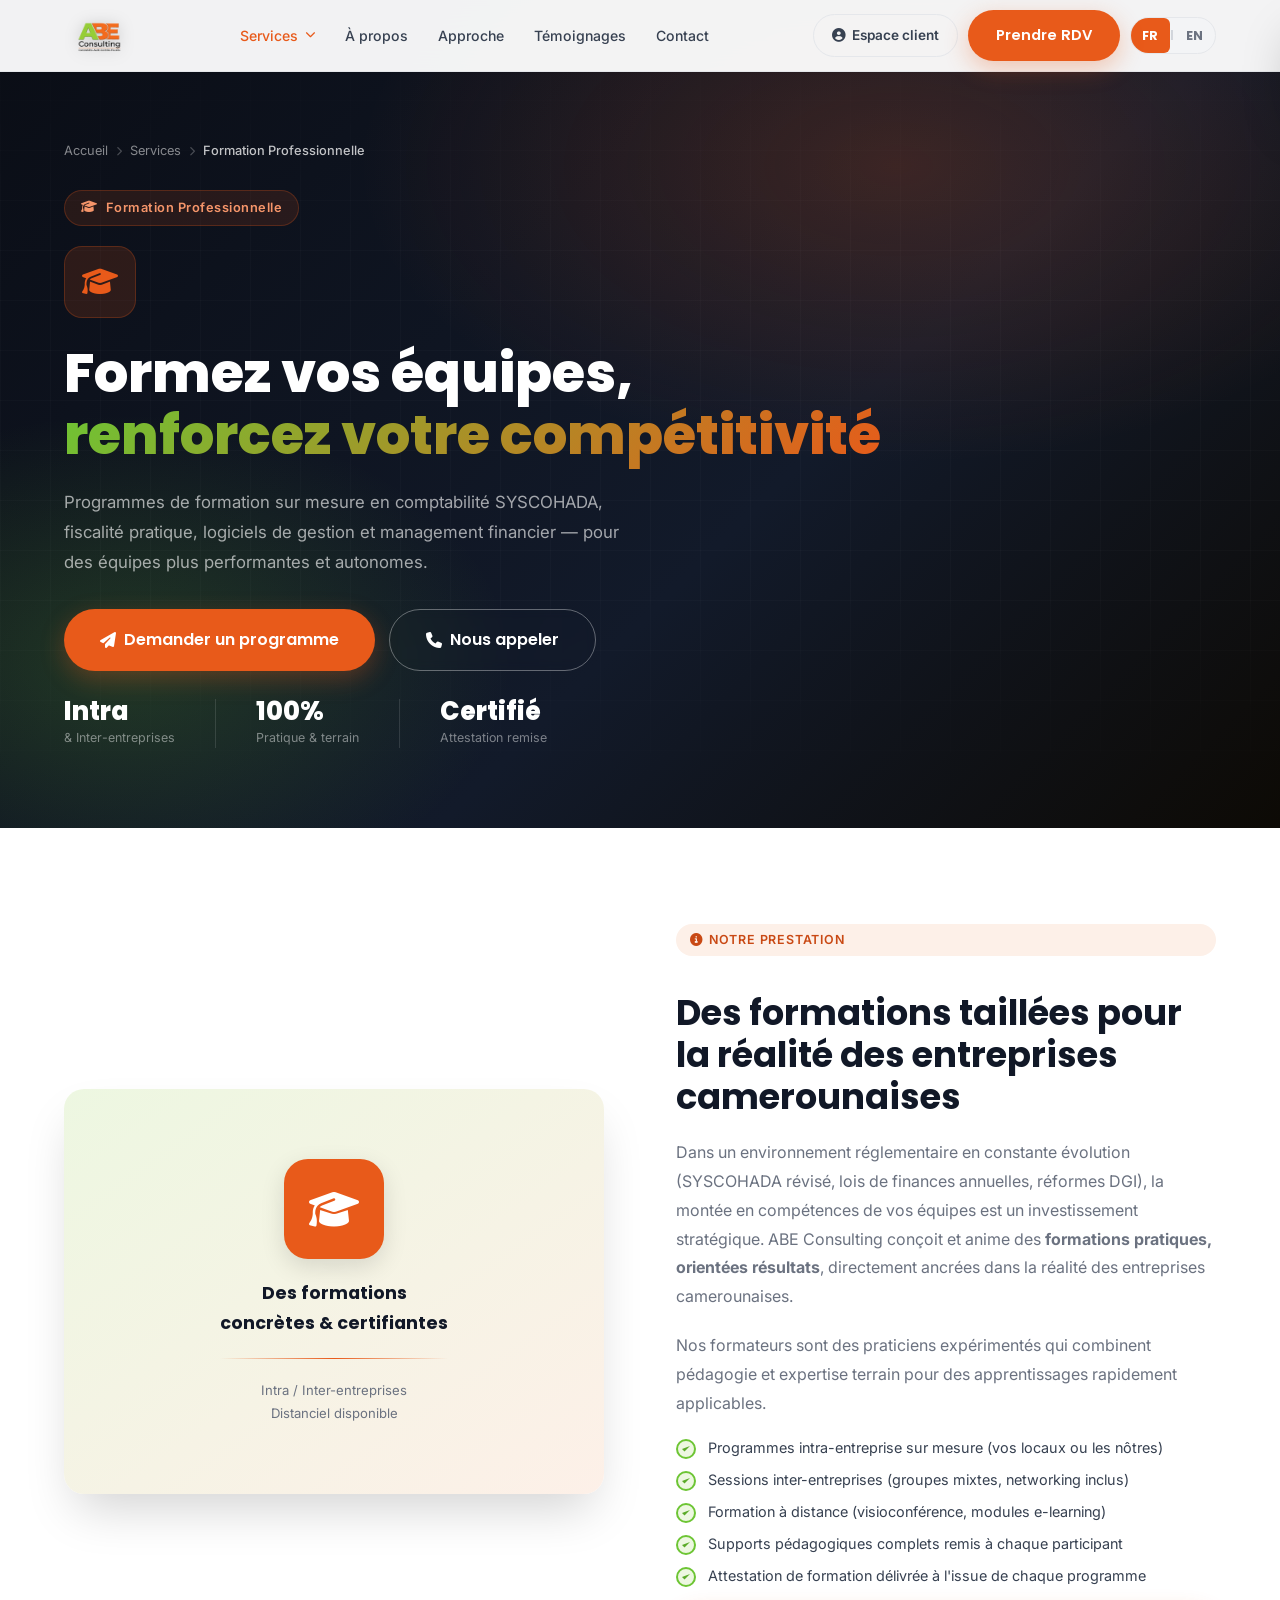
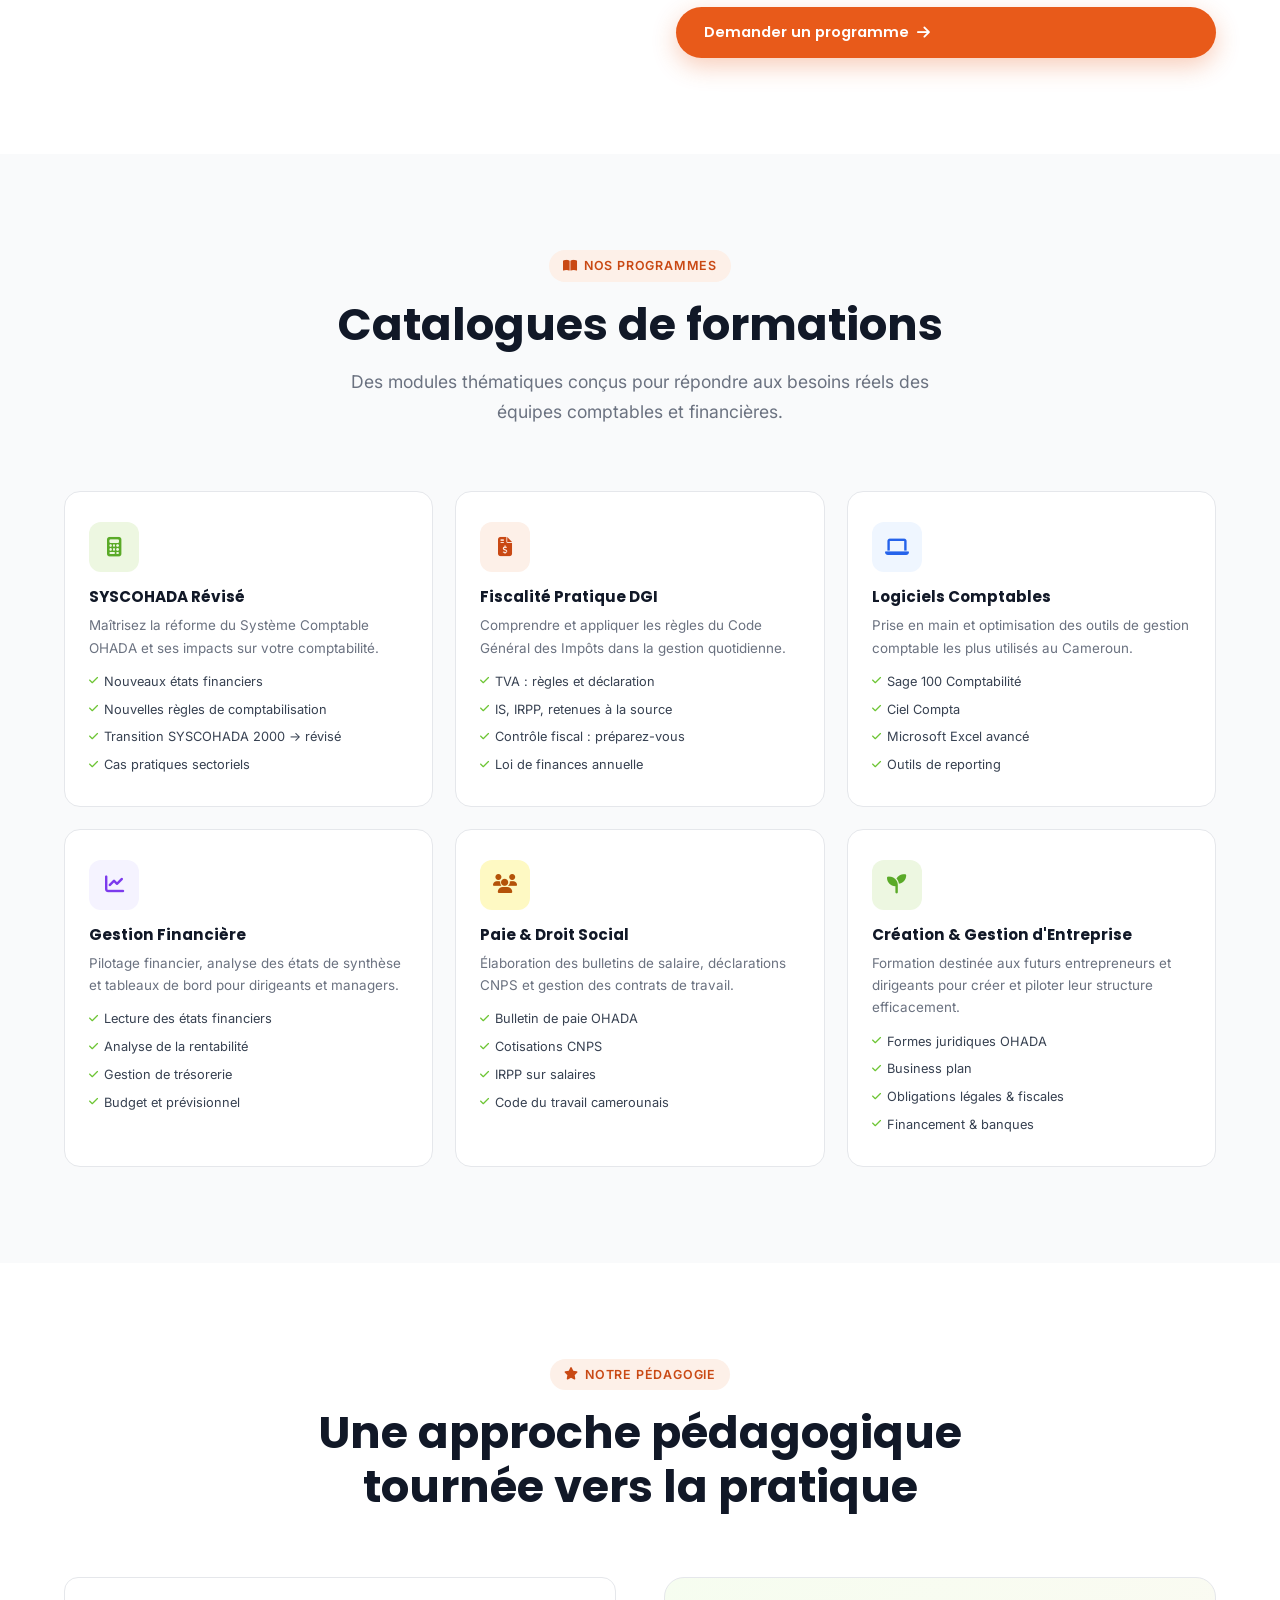
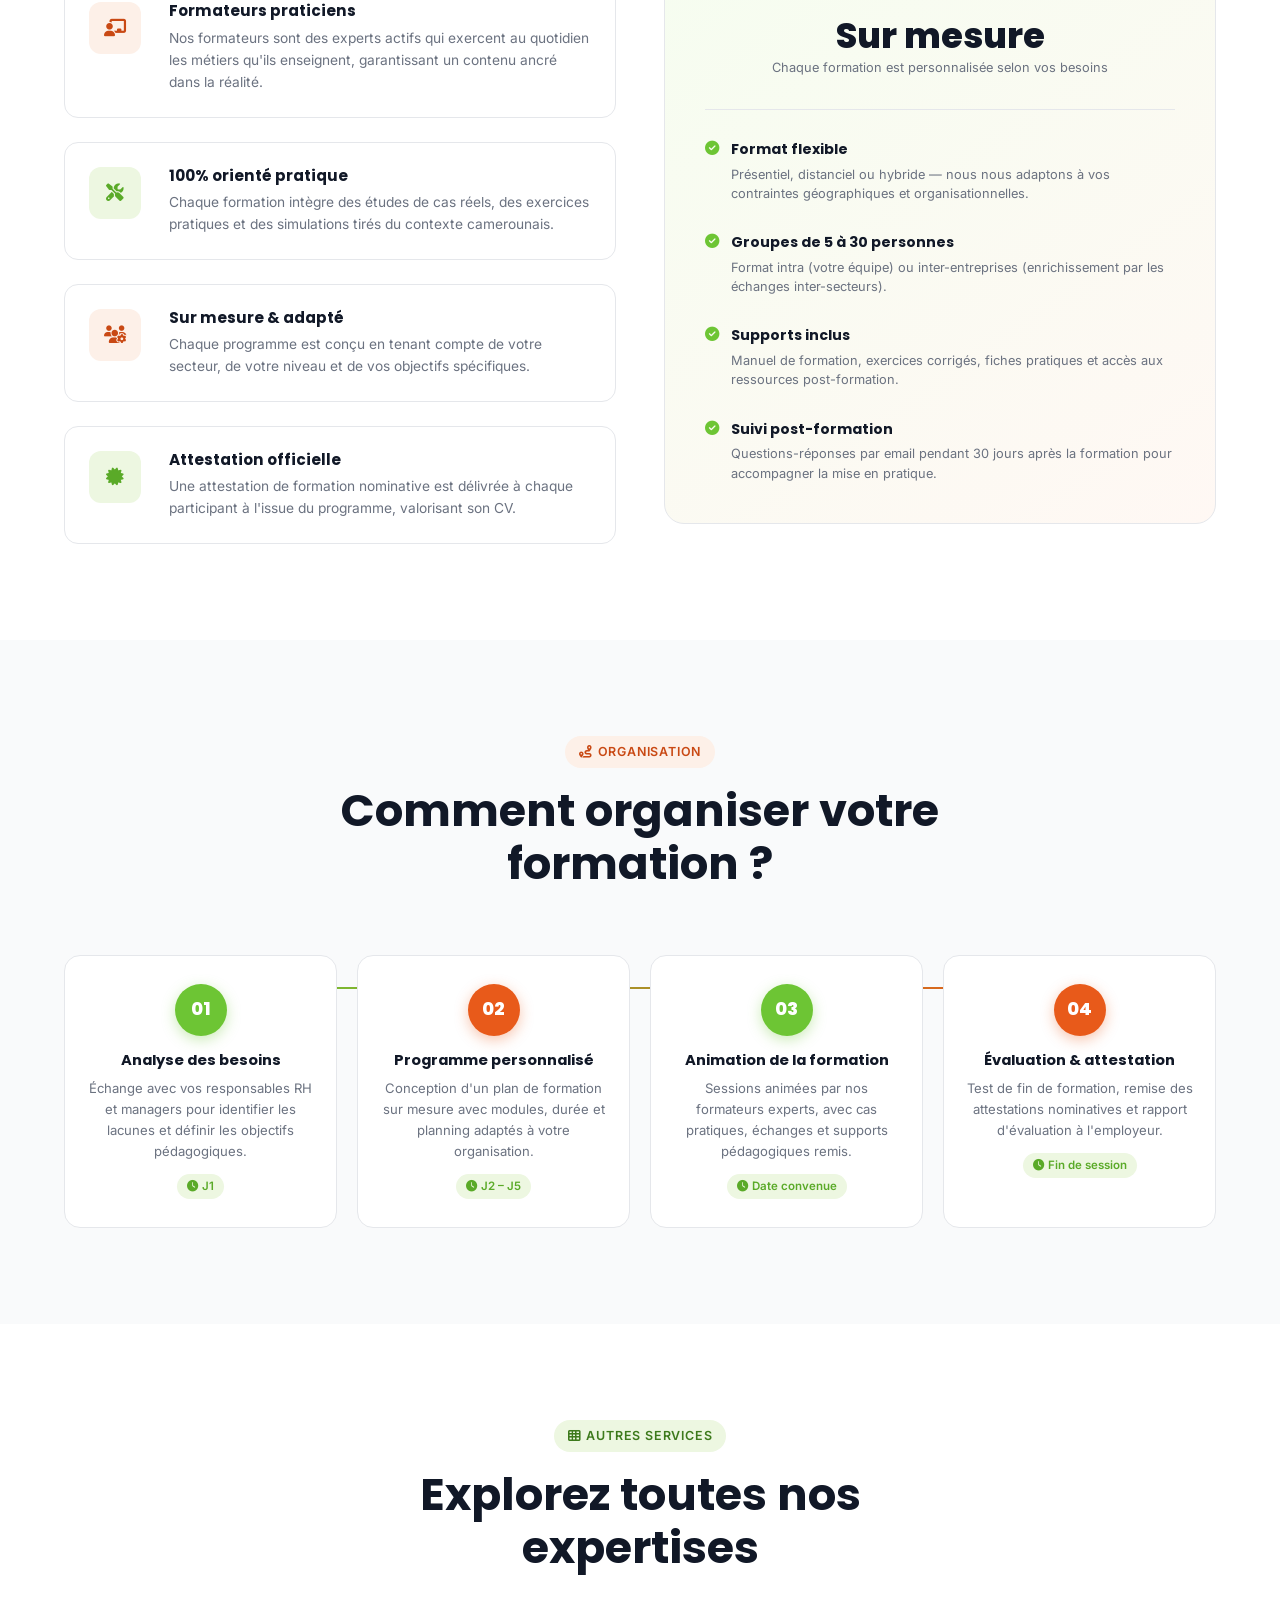
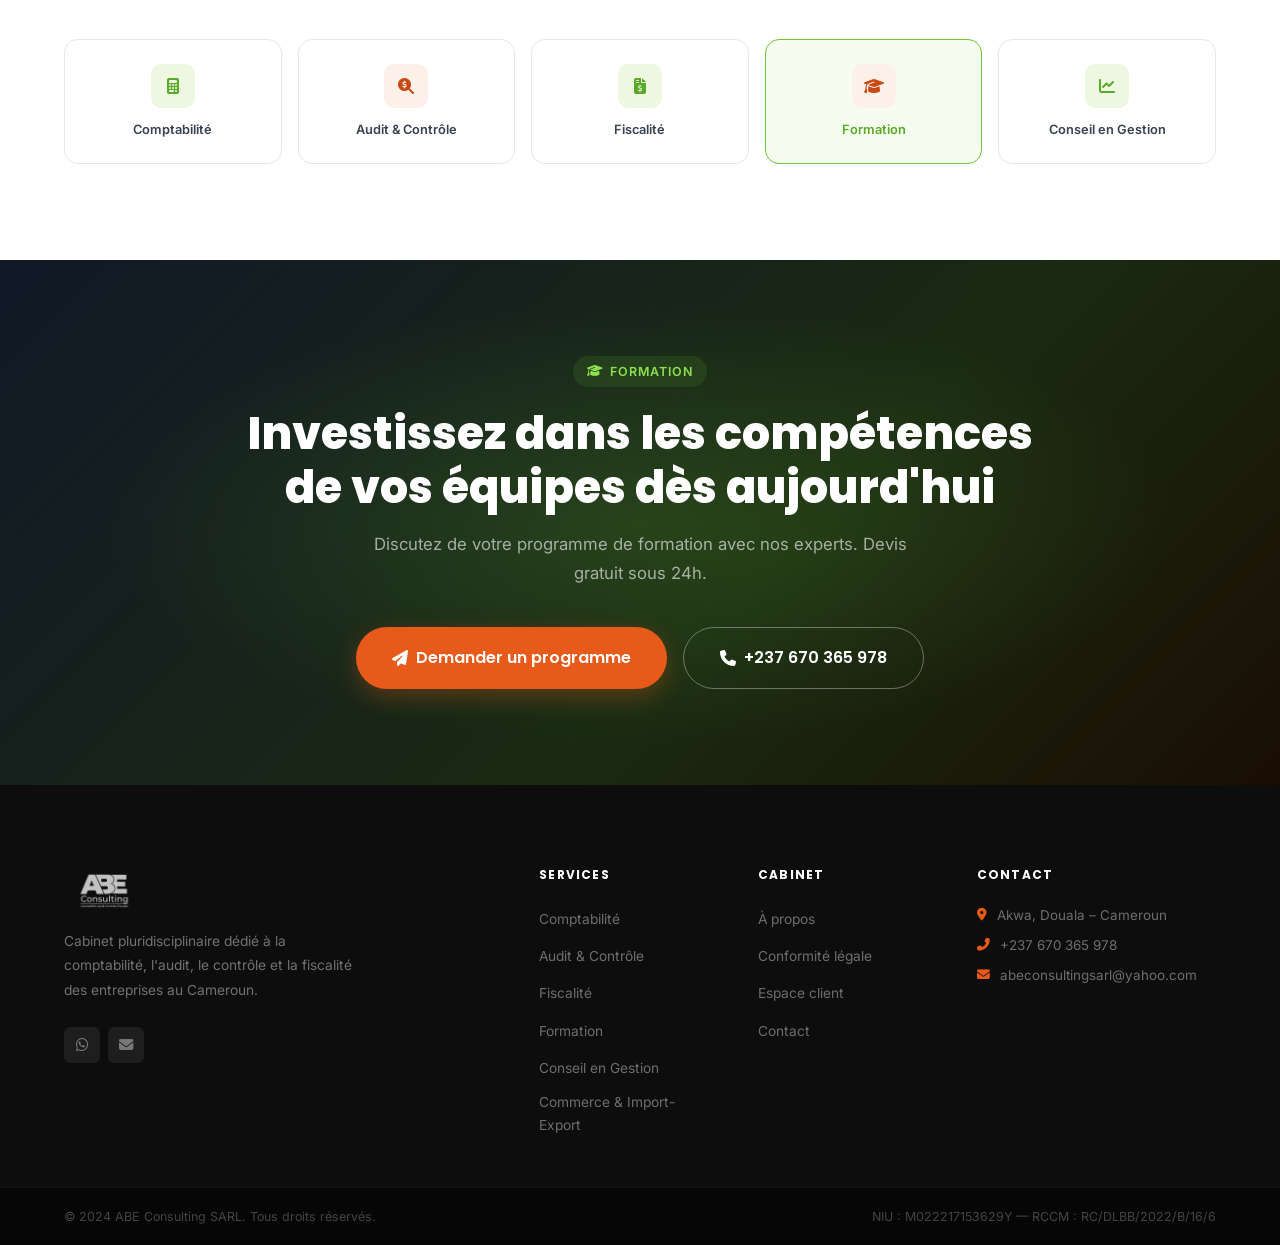
<file: services/formation.html>
<!DOCTYPE html>
<html lang="fr">
<head>
  <meta charset="UTF-8" /><meta name="viewport" content="width=device-width, initial-scale=1.0" />
  <meta name="description" content="Formation professionnelle – ABE Consulting SARL. Formations SYSCOHADA, fiscalité pratique, logiciels comptables à Douala, Cameroun." />
  <title>Formation Professionnelle – ABE Consulting SARL | Douala, Cameroun</title>
  <link rel="icon" type="image/png" href="../images/logoABE.png" />
  <link href="https://fonts.googleapis.com/css2?family=Inter:wght@400;500;600&family=Poppins:wght@400;500;600;700;800&display=swap" rel="stylesheet" />
  <link rel="stylesheet" href="https://cdnjs.cloudflare.com/ajax/libs/font-awesome/6.5.0/css/all.min.css" />
  <link rel="stylesheet" href="../css/style.css" />
  <link rel="stylesheet" href="../css/service.css" />
</head>
<body>
<!-- HEADER -->
<header id="header" class="scrolled">
  <div class="container header-inner">
    <a href="../index.html" class="logo-wrap"><img src="../images/logoABE.png" alt="ABE Consulting SARL" class="logo" /></a>
    <nav><ul class="nav-links">
      <li class="has-dropdown"><a href="../index.html#services" class="nav-link active-link">Services <i class="fas fa-chevron-down" style="font-size:.65rem;margin-left:3px"></i></a>
        <div class="nav-dropdown">
          <a href="comptabilite.html" class="nd-item"><i class="fas fa-calculator nd-icon"></i><span>Comptabilité</span></a>
          <a href="audit.html"        class="nd-item"><i class="fas fa-search-dollar nd-icon"></i><span>Audit & Contrôle</span></a>
          <a href="fiscalite.html"    class="nd-item"><i class="fas fa-file-invoice-dollar nd-icon"></i><span>Fiscalité</span></a>
          <a href="formation.html"    class="nd-item active"><i class="fas fa-graduation-cap nd-icon"></i><span>Formation</span></a>
          <a href="conseil.html"      class="nd-item"><i class="fas fa-chart-line nd-icon"></i><span>Conseil en Gestion</span></a>
          <a href="commerce.html"     class="nd-item"><i class="fas fa-globe nd-icon"></i><span>Commerce & Import-Export</span></a>
        </div>
      </li>
      <li><a href="../index.html#about" class="nav-link">À propos</a></li>
      <li><a href="../index.html#process" class="nav-link">Approche</a></li>
      <li><a href="../index.html#testimonials" class="nav-link">Témoignages</a></li>
      <li><a href="../index.html#contact" class="nav-link">Contact</a></li>
    </ul></nav>
    <div class="header-actions">
      <a href="../login.html" class="btn-login"><i class="fas fa-user-circle"></i> <span data-i18n="nav_client_space">Espace client</span></a>
      <a href="../index.html#contact" class="btn btn-primary" data-i18n="nav_book">Prendre RDV</a>
      <button class="lang-toggle" onclick="toggleLang()" aria-label="Changer de langue / Switch language">
        <span class="lang-fr active">FR</span>
        <span class="lang-sep">|</span>
        <span class="lang-en">EN</span>
      </button>
    </div>
    <button class="hamburger" onclick="this.classList.toggle('open');document.getElementById('mobileMenu').classList.toggle('open')" aria-label="Menu"><span></span><span></span><span></span></button>
  </div>
  <div class="mobile-drawer" id="mobileMenu"><nav class="drawer-nav"><a href="comptabilite.html" class="drawer-link">Comptabilité</a><a href="audit.html" class="drawer-link">Audit & Contrôle</a><a href="fiscalite.html" class="drawer-link">Fiscalité</a><a href="formation.html" class="drawer-link">Formation</a><a href="conseil.html" class="drawer-link">Conseil en Gestion</a><a href="commerce.html" class="drawer-link">Commerce & Import-Export</a></nav><div class="drawer-actions"><a href="../login.html" class="btn btn-outline-dark">Espace client</a><a href="../index.html#contact" class="btn btn-primary">Prendre RDV</a></div></div>
</header>

<!-- HERO -->
<section class="svc-hero">
  <div class="svc-hero-bg" style="background:linear-gradient(135deg,#0a0d15 0%,#121a2a 60%,#0d0a05 100%)"></div>
  <div class="svc-hero-gradient" style="--hero-color1:rgba(232,90,26,.2);--hero-color2:rgba(109,197,52,.2)"></div>
  <div class="svc-hero-grid"></div>
  <div class="container svc-hero-inner">
    <div class="breadcrumb"><a href="../index.html">Accueil</a><span class="sep"><i class="fas fa-chevron-right" style="font-size:.6rem"></i></span><a href="../index.html#services">Services</a><span class="sep"><i class="fas fa-chevron-right" style="font-size:.6rem"></i></span><span class="current">Formation Professionnelle</span></div>
    <div class="svc-hero-tag orange"><i class="fas fa-graduation-cap"></i> Formation Professionnelle</div>
    <div class="svc-hero-icon shi-orange"><i class="fas fa-graduation-cap"></i></div>
    <h1 class="svc-hero-title">Formez vos équipes,<br /><span class="grad">renforcez votre compétitivité</span></h1>
    <p class="svc-hero-sub">Programmes de formation sur mesure en comptabilité SYSCOHADA, fiscalité pratique, logiciels de gestion et management financier — pour des équipes plus performantes et autonomes.</p>
    <div class="svc-hero-ctas">
      <a href="../index.html#contact" class="btn btn-primary btn-lg"><i class="fas fa-paper-plane"></i> Demander un programme</a>
      <a href="tel:+237670365978"     class="btn btn-ghost btn-lg"><i class="fas fa-phone"></i> Nous appeler</a>
    </div>
    <div class="svc-hero-stats">
      <div class="svc-stat"><strong>Intra</strong><span>& Inter-entreprises</span></div>
      <div class="svc-stat-sep"></div>
      <div class="svc-stat"><strong>100%</strong><span>Pratique & terrain</span></div>
      <div class="svc-stat-sep"></div>
      <div class="svc-stat"><strong>Certifié</strong><span>Attestation remise</span></div>
    </div>
  </div>
</section>

<!-- INTRO -->
<section class="section"><div class="container svc-intro">
  <div class="intro-visual reveal-l"><div class="intro-img-card"><div class="intro-img-inner">
    <div class="intro-big-icon ibi-o"><i class="fas fa-graduation-cap"></i></div>
    <p style="font-family:'Poppins',sans-serif;font-weight:700;color:var(--c-900);font-size:1.1rem">Des formations<br/>concrètes & certifiantes</p>
    <div style="height:1px;width:100%;background:linear-gradient(90deg,transparent,var(--c-orange),transparent)"></div>
    <p style="font-size:.82rem;color:var(--c-500);text-align:center">Intra / Inter-entreprises<br/>Distanciel disponible</p>
  </div></div></div>
  <div class="intro-text reveal-r">
    <div class="tag orange"><i class="fas fa-info-circle"></i> Notre prestation</div>
    <h2>Des formations taillées pour la réalité des entreprises camerounaises</h2>
    <p>Dans un environnement réglementaire en constante évolution (SYSCOHADA révisé, lois de finances annuelles, réformes DGI), la montée en compétences de vos équipes est un investissement stratégique. ABE Consulting conçoit et anime des <strong>formations pratiques, orientées résultats</strong>, directement ancrées dans la réalité des entreprises camerounaises.</p>
    <p>Nos formateurs sont des praticiens expérimentés qui combinent pédagogie et expertise terrain pour des apprentissages rapidement applicables.</p>
    <div class="intro-checklist">
      <div class="ic-item">Programmes intra-entreprise sur mesure (vos locaux ou les nôtres)</div>
      <div class="ic-item">Sessions inter-entreprises (groupes mixtes, networking inclus)</div>
      <div class="ic-item">Formation à distance (visioconférence, modules e-learning)</div>
      <div class="ic-item">Supports pédagogiques complets remis à chaque participant</div>
      <div class="ic-item">Attestation de formation délivrée à l'issue de chaque programme</div>
    </div>
    <a href="../index.html#contact" class="btn btn-primary">Demander un programme <i class="fas fa-arrow-right"></i></a>
  </div>
</div></section>

<!-- PROGRAMMES -->
<section class="section section-alt"><div class="container">
  <div class="sh reveal"><div class="tag orange"><i class="fas fa-book-open"></i> Nos programmes</div><h2 class="h-lg">Catalogues de formations</h2><p class="lead">Des modules thématiques conçus pour répondre aux besoins réels des équipes comptables et financières.</p></div>
  <div class="included-grid">
    <div class="inc-card reveal" style="transition-delay:.05s"><div class="inc-icon ii-g"><i class="fas fa-calculator"></i></div><h3>SYSCOHADA Révisé</h3><p>Maîtrisez la réforme du Système Comptable OHADA et ses impacts sur votre comptabilité.</p><ul class="inc-list"><li><i class="fas fa-check"></i> Nouveaux états financiers</li><li><i class="fas fa-check"></i> Nouvelles règles de comptabilisation</li><li><i class="fas fa-check"></i> Transition SYSCOHADA 2000 → révisé</li><li><i class="fas fa-check"></i> Cas pratiques sectoriels</li></ul></div>
    <div class="inc-card reveal" style="transition-delay:.1s"><div class="inc-icon ii-o"><i class="fas fa-file-invoice-dollar"></i></div><h3>Fiscalité Pratique DGI</h3><p>Comprendre et appliquer les règles du Code Général des Impôts dans la gestion quotidienne.</p><ul class="inc-list"><li><i class="fas fa-check"></i> TVA : règles et déclaration</li><li><i class="fas fa-check"></i> IS, IRPP, retenues à la source</li><li><i class="fas fa-check"></i> Contrôle fiscal : préparez-vous</li><li><i class="fas fa-check"></i> Loi de finances annuelle</li></ul></div>
    <div class="inc-card reveal" style="transition-delay:.15s"><div class="inc-icon ii-b"><i class="fas fa-laptop"></i></div><h3>Logiciels Comptables</h3><p>Prise en main et optimisation des outils de gestion comptable les plus utilisés au Cameroun.</p><ul class="inc-list"><li><i class="fas fa-check"></i> Sage 100 Comptabilité</li><li><i class="fas fa-check"></i> Ciel Compta</li><li><i class="fas fa-check"></i> Microsoft Excel avancé</li><li><i class="fas fa-check"></i> Outils de reporting</li></ul></div>
    <div class="inc-card reveal" style="transition-delay:.2s"><div class="inc-icon ii-p"><i class="fas fa-chart-line"></i></div><h3>Gestion Financière</h3><p>Pilotage financier, analyse des états de synthèse et tableaux de bord pour dirigeants et managers.</p><ul class="inc-list"><li><i class="fas fa-check"></i> Lecture des états financiers</li><li><i class="fas fa-check"></i> Analyse de la rentabilité</li><li><i class="fas fa-check"></i> Gestion de trésorerie</li><li><i class="fas fa-check"></i> Budget et prévisionnel</li></ul></div>
    <div class="inc-card reveal" style="transition-delay:.25s"><div class="inc-icon ii-y"><i class="fas fa-users"></i></div><h3>Paie & Droit Social</h3><p>Élaboration des bulletins de salaire, déclarations CNPS et gestion des contrats de travail.</p><ul class="inc-list"><li><i class="fas fa-check"></i> Bulletin de paie OHADA</li><li><i class="fas fa-check"></i> Cotisations CNPS</li><li><i class="fas fa-check"></i> IRPP sur salaires</li><li><i class="fas fa-check"></i> Code du travail camerounais</li></ul></div>
    <div class="inc-card reveal" style="transition-delay:.3s"><div class="inc-icon ii-g"><i class="fas fa-seedling"></i></div><h3>Création & Gestion d'Entreprise</h3><p>Formation destinée aux futurs entrepreneurs et dirigeants pour créer et piloter leur structure efficacement.</p><ul class="inc-list"><li><i class="fas fa-check"></i> Formes juridiques OHADA</li><li><i class="fas fa-check"></i> Business plan</li><li><i class="fas fa-check"></i> Obligations légales & fiscales</li><li><i class="fas fa-check"></i> Financement & banques</li></ul></div>
  </div>
</div></section>

<!-- AVANTAGES -->
<section class="section"><div class="container">
  <div class="sh reveal"><div class="tag orange"><i class="fas fa-star"></i> Notre pédagogie</div><h2 class="h-lg">Une approche pédagogique tournée vers la pratique</h2></div>
  <div style="display:grid;grid-template-columns:1fr 1fr;gap:48px;align-items:start">
    <div class="benefits-list reveal-l">
      <div class="benefit-row"><div class="benefit-icon bi-o"><i class="fas fa-chalkboard-teacher"></i></div><div class="benefit-text"><h4>Formateurs praticiens</h4><p>Nos formateurs sont des experts actifs qui exercent au quotidien les métiers qu'ils enseignent, garantissant un contenu ancré dans la réalité.</p></div></div>
      <div class="benefit-row"><div class="benefit-icon bi-g"><i class="fas fa-tools"></i></div><div class="benefit-text"><h4>100% orienté pratique</h4><p>Chaque formation intègre des études de cas réels, des exercices pratiques et des simulations tirés du contexte camerounais.</p></div></div>
      <div class="benefit-row"><div class="benefit-icon bi-o"><i class="fas fa-users-cog"></i></div><div class="benefit-text"><h4>Sur mesure & adapté</h4><p>Chaque programme est conçu en tenant compte de votre secteur, de votre niveau et de vos objectifs spécifiques.</p></div></div>
      <div class="benefit-row"><div class="benefit-icon bi-g"><i class="fas fa-certificate"></i></div><div class="benefit-text"><h4>Attestation officielle</h4><p>Une attestation de formation nominative est délivrée à chaque participant à l'issue du programme, valorisant son CV.</p></div></div>
    </div>
    <div class="benefits-visual reveal-r">
      <div class="bv-stat"><strong>Sur mesure</strong><span>Chaque formation est personnalisée selon vos besoins</span></div>
      <div class="bv-divider"></div>
      <div class="bv-feature"><i class="fas fa-check-circle"></i><div><h5>Format flexible</h5><p>Présentiel, distanciel ou hybride — nous nous adaptons à vos contraintes géographiques et organisationnelles.</p></div></div>
      <div class="bv-feature"><i class="fas fa-check-circle"></i><div><h5>Groupes de 5 à 30 personnes</h5><p>Format intra (votre équipe) ou inter-entreprises (enrichissement par les échanges inter-secteurs).</p></div></div>
      <div class="bv-feature"><i class="fas fa-check-circle"></i><div><h5>Supports inclus</h5><p>Manuel de formation, exercices corrigés, fiches pratiques et accès aux ressources post-formation.</p></div></div>
      <div class="bv-feature"><i class="fas fa-check-circle"></i><div><h5>Suivi post-formation</h5><p>Questions-réponses par email pendant 30 jours après la formation pour accompagner la mise en pratique.</p></div></div>
    </div>
  </div>
</div></section>

<!-- PROCESSUS -->
<section class="section section-alt"><div class="container">
  <div class="sh reveal"><div class="tag orange"><i class="fas fa-route"></i> Organisation</div><h2 class="h-lg">Comment organiser votre formation ?</h2></div>
  <div class="svc-process-grid">
    <div class="proc-card reveal" style="transition-delay:.05s"><div class="proc-num">01</div><h4>Analyse des besoins</h4><p>Échange avec vos responsables RH et managers pour identifier les lacunes et définir les objectifs pédagogiques.</p><span class="proc-time"><i class="fas fa-clock"></i> J1</span></div>
    <div class="proc-card reveal" style="transition-delay:.1s"><div class="proc-num">02</div><h4>Programme personnalisé</h4><p>Conception d'un plan de formation sur mesure avec modules, durée et planning adaptés à votre organisation.</p><span class="proc-time"><i class="fas fa-clock"></i> J2 – J5</span></div>
    <div class="proc-card reveal" style="transition-delay:.15s"><div class="proc-num">03</div><h4>Animation de la formation</h4><p>Sessions animées par nos formateurs experts, avec cas pratiques, échanges et supports pédagogiques remis.</p><span class="proc-time"><i class="fas fa-clock"></i> Date convenue</span></div>
    <div class="proc-card reveal" style="transition-delay:.2s"><div class="proc-num">04</div><h4>Évaluation & attestation</h4><p>Test de fin de formation, remise des attestations nominatives et rapport d'évaluation à l'employeur.</p><span class="proc-time"><i class="fas fa-clock"></i> Fin de session</span></div>
  </div>
</div></section>

<!-- AUTRES SERVICES -->
<section class="section"><div class="container"><div class="sh reveal"><div class="tag"><i class="fas fa-th"></i> Autres services</div><h2 class="h-lg">Explorez toutes nos expertises</h2></div>
  <div class="related-grid reveal">
    <a href="comptabilite.html" class="related-card"><div class="related-icon ri-g"><i class="fas fa-calculator"></i></div><span>Comptabilité</span></a>
    <a href="audit.html"        class="related-card"><div class="related-icon ri-o"><i class="fas fa-search-dollar"></i></div><span>Audit & Contrôle</span></a>
    <a href="fiscalite.html"    class="related-card"><div class="related-icon ri-g"><i class="fas fa-file-invoice-dollar"></i></div><span>Fiscalité</span></a>
    <a href="formation.html"    class="related-card current"><div class="related-icon ri-o"><i class="fas fa-graduation-cap"></i></div><span>Formation</span></a>
    <a href="conseil.html"      class="related-card"><div class="related-icon ri-g"><i class="fas fa-chart-line"></i></div><span>Conseil en Gestion</span></a>
  </div>
</div></section>

<!-- CTA -->
<section class="cta-banner"><div class="container cta-inner"><div class="tag light" style="margin:0 auto 20px"><i class="fas fa-graduation-cap"></i> Formation</div><h2>Investissez dans les compétences<br />de vos équipes dès aujourd'hui</h2><p>Discutez de votre programme de formation avec nos experts. Devis gratuit sous 24h.</p><div class="cta-actions"><a href="../index.html#contact" class="btn btn-primary btn-lg"><i class="fas fa-paper-plane"></i> Demander un programme</a><a href="tel:+237670365978" class="btn btn-ghost btn-lg"><i class="fas fa-phone"></i> +237 670 365 978</a></div></div></section>

<!-- FOOTER -->
<footer><div class="footer-main"><div class="container footer-grid"><div class="footer-brand"><img src="../images/logoABE.png" alt="ABE Consulting" class="footer-logo-img" /><p>Cabinet pluridisciplinaire dédié à la comptabilité, l'audit, le contrôle et la fiscalité des entreprises au Cameroun.</p><div class="footer-socials"><a href="https://wa.me/237670365978" class="footer-social-btn" target="_blank"><i class="fab fa-whatsapp"></i></a><a href="mailto:abeconsultingsarl@yahoo.com" class="footer-social-btn"><i class="fas fa-envelope"></i></a></div></div><div class="footer-col"><h5>Services</h5><ul><li><a href="comptabilite.html">Comptabilité</a></li><li><a href="audit.html">Audit & Contrôle</a></li><li><a href="fiscalite.html">Fiscalité</a></li><li><a href="formation.html">Formation</a></li><li><a href="conseil.html">Conseil en Gestion</a></li><li><a href="commerce.html">Commerce & Import-Export</a></li></ul></div><div class="footer-col"><h5>Cabinet</h5><ul><li><a href="../index.html#about">À propos</a></li><li><a href="../index.html#certifications">Conformité légale</a></li><li><a href="../login.html">Espace client</a></li><li><a href="../index.html#contact">Contact</a></li></ul></div><div class="footer-col"><h5>Contact</h5><ul class="footer-contact-list"><li><i class="fas fa-map-marker-alt"></i><span>Akwa, Douala – Cameroun</span></li><li><i class="fas fa-phone-alt"></i><a href="tel:+237670365978">+237 670 365 978</a></li><li><i class="fas fa-envelope"></i><a href="mailto:abeconsultingsarl@yahoo.com">abeconsultingsarl@yahoo.com</a></li></ul></div></div></div><div class="footer-bottom"><div class="container footer-bottom-inner"><p>&copy; 2024 ABE Consulting SARL. Tous droits réservés.</p><p>NIU : M022217153629Y — RCCM : RC/DLBB/2022/B/16/6</p></div></div></footer>
<button class="back-top" id="backTop" onclick="window.scrollTo({top:0,behavior:'smooth'})"><i class="fas fa-arrow-up"></i></button>
<script src="../js/i18n.js"></script>
<script src="../js/main.js"></script><script>window.addEventListener('scroll',()=>{document.getElementById('backTop').classList.toggle('show',window.scrollY>400);},{passive:true});</script>
</body></html>
</file>
<file: css/dashboard.css>
/* ================================================================
   ABE Consulting — Client Dashboard v2
   ================================================================ */
@import url('https://fonts.googleapis.com/css2?family=Inter:wght@400;500;600&family=Poppins:wght@500;600;700;800&display=swap');

*,*::before,*::after{box-sizing:border-box;margin:0;padding:0}
html{font-size:16px}
body{font-family:'Inter',sans-serif;background:#f3f4f6;color:#374151;-webkit-font-smoothing:antialiased}
a{text-decoration:none;color:inherit}
button{font-family:'Inter',sans-serif;cursor:pointer;border:none;background:none}
details summary{cursor:pointer;list-style:none}
details summary::-webkit-details-marker{display:none}

:root{
  --c-green:#6DC534;--c-green-d:#5aaa28;--c-green-l:#edf7e1;--c-green-ll:#f6fdf0;
  --c-orange:#E85A1A;--c-orange-d:#c94914;--c-orange-l:#fdf0e8;
  --c-ink:#0d0d0d;--c-900:#111827;--c-800:#1f2937;--c-700:#374151;
  --c-500:#6b7280;--c-400:#9ca3af;--c-300:#d1d5db;--c-200:#e5e7eb;
  --c-100:#f3f4f6;--c-50:#f9fafb;--c-white:#ffffff;
  --sidebar-w:260px;--header-h:64px;
  --t:.25s ease;
  --sh:0 4px 6px -1px rgba(0,0,0,.08),0 2px 4px -2px rgba(0,0,0,.06);
  --sh-lg:0 10px 15px -3px rgba(0,0,0,.1),0 4px 6px -4px rgba(0,0,0,.05);
  --r:10px;--r-lg:14px;
}

/* ── Layout ── */
.dash-layout{display:flex;min-height:100vh}

/* ── Sidebar overlay (mobile) ── */
.sidebar-overlay{
  display:none;position:fixed;inset:0;background:rgba(0,0,0,.5);z-index:199;
  opacity:0;transition:opacity var(--t);
}
.sidebar-overlay.active{opacity:1}
@media(max-width:768px){.sidebar-overlay{display:block;pointer-events:none}}
@media(max-width:768px){.sidebar-overlay.active{pointer-events:all}}

/* ── Sidebar ── */
.sidebar{
  width:var(--sidebar-w);flex-shrink:0;
  background:var(--c-ink);
  display:flex;flex-direction:column;
  position:fixed;top:0;left:0;bottom:0;
  z-index:200;overflow-y:auto;
  transition:transform var(--t);
}
.sidebar-logo{
  padding:18px 20px 16px;
  border-bottom:1px solid rgba(255,255,255,.07);
  display:flex;align-items:center;justify-content:space-between;
}
.sidebar-logo img{height:38px;width:auto;object-fit:contain;filter:brightness(0) invert(1) opacity(.85)}
.sidebar-close{
  display:none;width:32px;height:32px;border-radius:6px;
  color:rgba(255,255,255,.5);font-size:.85rem;
  align-items:center;justify-content:center;
  transition:var(--t);
}
.sidebar-close:hover{background:rgba(255,255,255,.1);color:#fff}

.sidebar-nav{flex:1;padding:16px 12px}
.nav-group{margin-bottom:24px}
.nav-group-label{
  font-size:.66rem;font-weight:700;text-transform:uppercase;letter-spacing:1.5px;
  color:rgba(255,255,255,.22);padding:0 10px;margin-bottom:6px
}
.sidebar-link{
  display:flex;align-items:center;gap:12px;
  padding:9px 12px;border-radius:8px;
  font-size:.85rem;font-weight:500;color:rgba(255,255,255,.52);
  transition:var(--t);margin-bottom:2px;
}
.sidebar-link i{width:18px;text-align:center;font-size:.88rem}
.sidebar-link:hover{color:rgba(255,255,255,.85);background:rgba(255,255,255,.07)}
.sidebar-link.active{color:var(--c-white);background:rgba(109,197,52,.18)}
.sidebar-link.active i{color:var(--c-green)}
.badge{
  margin-left:auto;background:var(--c-orange);color:#fff;
  font-size:.66rem;font-weight:700;padding:2px 7px;border-radius:9999px;
}
.badge-notif{background:var(--c-orange)}

.sidebar-bottom{padding:16px 12px;border-top:1px solid rgba(255,255,255,.07)}
.sidebar-user{
  display:flex;align-items:center;gap:10px;
  padding:10px;border-radius:8px;transition:var(--t);cursor:pointer;
}
.sidebar-user:hover{background:rgba(255,255,255,.07)}
.user-avatar{
  width:34px;height:34px;border-radius:50%;
  background:linear-gradient(135deg,var(--c-green),var(--c-green-d));
  display:flex;align-items:center;justify-content:center;
  font-family:'Poppins',sans-serif;font-size:.8rem;font-weight:700;color:#fff;flex-shrink:0;
}
.user-info strong{display:block;font-size:.8rem;font-weight:600;color:#fff}
.user-info span{font-size:.7rem;color:rgba(255,255,255,.38)}
.sidebar-user>i{margin-left:auto;color:rgba(255,255,255,.28);font-size:.72rem}

/* ── Main ── */
.dash-main{margin-left:var(--sidebar-w);flex:1;min-width:0}

/* ── Topbar ── */
.dash-topbar{
  position:sticky;top:0;z-index:100;
  height:var(--header-h);
  background:rgba(255,255,255,.96);
  backdrop-filter:blur(12px);
  border-bottom:1px solid var(--c-200);
  display:flex;align-items:center;
  padding:0 24px;gap:12px;
}
.sidebar-toggle-btn{
  display:none;width:38px;height:38px;border-radius:8px;
  align-items:center;justify-content:center;
  color:var(--c-700);font-size:1rem;transition:var(--t);flex-shrink:0;
}
.sidebar-toggle-btn:hover{background:var(--c-100)}
.topbar-search{flex:1;max-width:360px;position:relative}
.topbar-search i{position:absolute;left:12px;top:50%;transform:translateY(-50%);color:var(--c-400);font-size:.82rem}
.topbar-search input{
  width:100%;padding:8px 12px 8px 36px;
  border:1.5px solid var(--c-200);border-radius:8px;
  font-size:.84rem;color:var(--c-900);background:var(--c-100);outline:none;transition:var(--t);
}
.topbar-search input:focus{border-color:var(--c-green);background:#fff;box-shadow:0 0 0 3px rgba(109,197,52,.1)}
.topbar-right{margin-left:auto;display:flex;align-items:center;gap:8px;position:relative}
.topbar-icon-btn{
  width:36px;height:36px;border-radius:8px;
  display:flex;align-items:center;justify-content:center;
  color:var(--c-500);font-size:.88rem;transition:var(--t);
}
.topbar-icon-btn:hover{background:var(--c-100);color:var(--c-900)}
.topbar-notif-dot{
  position:absolute;top:7px;right:7px;
  width:8px;height:8px;border-radius:50%;
  background:var(--c-orange);border:2px solid #fff;pointer-events:none;
}
.topbar-user{
  display:flex;align-items:center;gap:8px;padding:5px 10px;border-radius:8px;
  cursor:pointer;transition:var(--t);position:relative;
}
.topbar-user:hover{background:var(--c-100)}
.topbar-avatar{
  width:30px;height:30px;border-radius:50%;
  background:linear-gradient(135deg,var(--c-green),var(--c-green-d));
  display:flex;align-items:center;justify-content:center;
  font-family:'Poppins',sans-serif;font-size:.72rem;font-weight:700;color:#fff;flex-shrink:0;
}
.topbar-user span{font-size:.82rem;font-weight:600;color:var(--c-900)}
.topbar-user>i{font-size:.7rem;color:var(--c-500);transition:var(--t)}

/* User dropdown */
.user-dropdown{
  position:absolute;top:calc(100% + 8px);right:0;
  background:var(--c-white);border:1px solid var(--c-200);
  border-radius:var(--r-lg);box-shadow:0 20px 40px rgba(0,0,0,.12);
  min-width:220px;padding:6px;
  opacity:0;pointer-events:none;transform:translateY(8px);
  transition:opacity var(--t),transform var(--t);z-index:300;
}
.user-dropdown.open{opacity:1;pointer-events:all;transform:translateY(0)}
.ud-header{
  display:flex;align-items:center;gap:10px;
  padding:10px 12px;margin-bottom:4px;
}
.ud-header strong{display:block;font-size:.85rem;font-weight:600;color:var(--c-900)}
.ud-header span{font-size:.75rem;color:var(--c-500)}
.ud-divider{height:1px;background:var(--c-200);margin:4px 0}
.ud-item{
  display:flex;align-items:center;gap:10px;
  padding:9px 12px;border-radius:8px;
  font-size:.84rem;color:var(--c-700);transition:var(--t);
}
.ud-item i{width:16px;text-align:center;color:var(--c-500)}
.ud-item:hover{background:var(--c-100);color:var(--c-900)}
.ud-logout:hover{background:#fef2f2;color:#dc2626}
.ud-logout:hover i{color:#dc2626}

/* ── Views ── */
.view{display:none}
.view.active{display:block}
.dash-body{padding:28px 32px}
.view-header{
  display:flex;align-items:flex-start;justify-content:space-between;
  flex-wrap:wrap;gap:16px;margin-bottom:28px;
}
.view-title{
  font-family:'Poppins',sans-serif;font-size:1.3rem;font-weight:800;
  color:var(--c-900);display:flex;align-items:center;gap:10px;margin-bottom:4px;
}
.view-title i{color:var(--c-green)}
.view-subtitle{font-size:.86rem;color:var(--c-500)}

/* ── Welcome ── */
.welcome-bar{
  display:flex;align-items:center;justify-content:space-between;
  flex-wrap:wrap;gap:16px;margin-bottom:28px;
}
.welcome-text h1{font-family:'Poppins',sans-serif;font-size:1.4rem;font-weight:800;color:var(--c-900);margin-bottom:3px}
.welcome-text p{font-size:.86rem;color:var(--c-500)}
.welcome-actions{display:flex;gap:10px}

/* ── Buttons ── */
.btn{
  display:inline-flex;align-items:center;gap:7px;
  padding:9px 18px;border-radius:8px;
  font-family:'Poppins',sans-serif;font-size:.82rem;font-weight:600;
  transition:var(--t);cursor:pointer;border:none;
}
.btn-p{background:var(--c-orange);color:#fff;box-shadow:0 4px 14px rgba(232,90,26,.2)}
.btn-p:hover{background:var(--c-orange-d);transform:translateY(-1px)}
.btn-g{background:var(--c-green);color:#fff;box-shadow:0 4px 14px rgba(109,197,52,.2)}
.btn-g:hover{background:var(--c-green-d);transform:translateY(-1px)}
.btn-o{background:transparent;color:var(--c-700);border:1.5px solid var(--c-200)}
.btn-o:hover{border-color:var(--c-green);color:var(--c-green-d);background:var(--c-green-l)}
.btn-sm{padding:6px 12px;font-size:.76rem}
.btn-xs{padding:4px 9px;font-size:.72rem}
.ml-auto{margin-left:auto}
.btn-icon{
  width:32px;height:32px;border-radius:7px;
  display:inline-flex;align-items:center;justify-content:center;
  color:var(--c-500);font-size:.82rem;border:1.5px solid var(--c-200);
  background:transparent;transition:var(--t);cursor:pointer;
}
.btn-icon:hover{border-color:var(--c-green);color:var(--c-green-d);background:var(--c-green-l)}

/* ── KPI Cards ── */
.kpi-grid{display:grid;grid-template-columns:repeat(4,1fr);gap:20px;margin-bottom:28px}
.kpi-card{
  background:var(--c-white);border:1px solid var(--c-200);
  border-radius:var(--r-lg);padding:22px;
  display:flex;flex-direction:column;gap:10px;transition:var(--t);
}
.kpi-card:hover{box-shadow:var(--sh-lg);transform:translateY(-2px)}
.kpi-top{display:flex;align-items:flex-start;justify-content:space-between}
.kpi-icon{
  width:42px;height:42px;border-radius:10px;
  display:flex;align-items:center;justify-content:center;font-size:1rem;
}
.ki-g{background:var(--c-green-l);color:var(--c-green-d)}
.ki-o{background:var(--c-orange-l);color:var(--c-orange-d)}
.ki-b{background:#eff6ff;color:#2563eb}
.ki-p{background:#f5f3ff;color:#7c3aed}
.kpi-trend{display:flex;align-items:center;gap:4px;font-size:.72rem;font-weight:600}
.kpi-trend.up,.kpi-trend.blue{color:#16a34a}
.kpi-trend.down{color:#dc2626}
.kpi-trend.orange{color:var(--c-orange-d)}
.kpi-trend.purple{color:#7c3aed}
.kpi-num{font-family:'Poppins',sans-serif;font-size:1.7rem;font-weight:800;color:var(--c-900);line-height:1}
.kpi-label{font-size:.78rem;color:var(--c-500)}

/* ── Content grid ── */
.content-grid{display:grid;grid-template-columns:1.6fr 1fr;gap:24px;margin-bottom:24px}

/* ── Cards ── */
.dash-card{
  background:var(--c-white);border:1px solid var(--c-200);
  border-radius:var(--r-lg);overflow:hidden;
}
.card-head{
  display:flex;align-items:center;justify-content:space-between;
  padding:18px 22px;border-bottom:1px solid var(--c-200);gap:10px;
}
.card-head h3{
  font-family:'Poppins',sans-serif;font-size:.88rem;font-weight:700;
  color:var(--c-900);display:flex;align-items:center;gap:8px;
}
.card-head h3 i{font-size:.9rem}
.card-body{padding:0}

/* ── Documents table ── */
.docs-table{width:100%;border-collapse:collapse}
.docs-table th{
  padding:11px 20px;text-align:left;
  font-size:.7rem;font-weight:700;color:var(--c-500);
  text-transform:uppercase;letter-spacing:.8px;
  background:var(--c-50);border-bottom:1px solid var(--c-200);
}
.docs-table td{padding:13px 20px;font-size:.83rem;border-bottom:1px solid var(--c-100);vertical-align:middle}
.docs-table tr:last-child td{border-bottom:none}
.docs-table tr:hover td{background:var(--c-50)}
.doc-name{display:flex;align-items:center;gap:10px}
.doc-icon{
  width:32px;height:32px;border-radius:6px;
  display:flex;align-items:center;justify-content:center;font-size:.78rem;flex-shrink:0;
}
.di-pdf{background:#fef2f2;color:#dc2626}
.di-xls{background:#f0fdf4;color:#16a34a}
.di-word{background:#eff6ff;color:#2563eb}
.doc-name strong{font-weight:600;color:var(--c-900)}
.doc-name small{font-size:.73rem;color:var(--c-500);display:block}
.doc-actions{display:flex;gap:6px;white-space:nowrap}

/* Category badges */
.cat-badge{
  padding:3px 8px;border-radius:6px;font-size:.7rem;font-weight:600;
}
.cat-compta{background:var(--c-green-l);color:var(--c-green-d)}
.cat-fiscal{background:#eff6ff;color:#2563eb}
.cat-audit{background:var(--c-orange-l);color:var(--c-orange-d)}
.cat-autre{background:var(--c-100);color:var(--c-700)}

/* Status pills */
.status-pill{
  display:inline-flex;align-items:center;gap:5px;
  padding:4px 10px;border-radius:9999px;font-size:.7rem;font-weight:600;
}
.sp-ok  {background:#f0fdf4;color:#16a34a}
.sp-pend{background:#fef9c3;color:#b45309}
.sp-new {background:var(--c-green-l);color:var(--c-green-d)}
.sp-ok::before,.sp-pend::before,.sp-new::before{
  content:'';width:5px;height:5px;border-radius:50%;background:currentColor;flex-shrink:0;
}

/* ── Doc filters ── */
.doc-filters{display:flex;gap:8px;flex-wrap:wrap;margin-bottom:20px}
.doc-filter-btn{
  padding:6px 14px;border-radius:8px;font-size:.78rem;font-weight:600;
  color:var(--c-700);border:1.5px solid var(--c-200);background:var(--c-white);
  transition:var(--t);cursor:pointer;
}
.doc-filter-btn:hover{border-color:var(--c-green);color:var(--c-green-d)}
.doc-filter-btn.active{background:var(--c-green);color:#fff;border-color:var(--c-green)}

/* ── Deadlines ── */
.deadline-list{padding:12px;display:flex;flex-direction:column;gap:8px}
.deadline-item{
  display:flex;align-items:center;gap:12px;
  padding:11px 13px;border-radius:10px;border:1px solid var(--c-200);transition:var(--t);
}
.deadline-item:hover{border-color:var(--c-green);background:var(--c-green-ll)}
.dl-date{
  min-width:46px;text-align:center;
  background:var(--c-100);border-radius:8px;padding:6px;
  font-family:'Poppins',sans-serif;flex-shrink:0;
}
.dl-date strong{display:block;font-size:1rem;font-weight:800;color:var(--c-900);line-height:1}
.dl-date span{font-size:.62rem;text-transform:uppercase;letter-spacing:.5px;color:var(--c-500)}
.deadline-item.urgent .dl-date{background:var(--c-orange-l)}
.deadline-item.urgent .dl-date strong{color:var(--c-orange-d)}
.dl-info strong{display:block;font-size:.83rem;font-weight:600;color:var(--c-900)}
.dl-info span{font-size:.74rem;color:var(--c-500)}
.dl-badge{margin-left:auto;padding:3px 8px;border-radius:9999px;font-size:.66rem;font-weight:700;flex-shrink:0}
.dlb-u{background:var(--c-orange-l);color:var(--c-orange-d)}
.dlb-n{background:var(--c-green-l);color:var(--c-green-d)}

/* ── Activity ── */
.activity-list{display:flex;flex-direction:column}
.activity-item{
  display:flex;gap:12px;padding:13px 20px;
  border-bottom:1px solid var(--c-100);transition:var(--t);
}
.activity-item:last-child{border-bottom:none}
.activity-item:hover{background:var(--c-50)}
.act-dot{
  width:32px;height:32px;border-radius:50%;flex-shrink:0;
  display:flex;align-items:center;justify-content:center;font-size:.78rem;
}
.ad-g{background:var(--c-green-l);color:var(--c-green-d)}
.ad-o{background:var(--c-orange-l);color:var(--c-orange-d)}
.ad-b{background:#eff6ff;color:#2563eb}
.act-text strong{display:block;font-size:.83rem;font-weight:600;color:var(--c-900);margin-bottom:2px}
.act-text span{font-size:.75rem;color:var(--c-500)}
.msg-unread{background:var(--c-50)}
.msg-time{font-size:.7rem;color:var(--c-400);margin-top:4px;display:flex;align-items:center;gap:6px}
.unread-dot{width:7px;height:7px;border-radius:50%;background:var(--c-orange);display:inline-block;flex-shrink:0}

/* Compose area */
.msg-compose-area{
  padding:16px 20px;border-top:1px solid var(--c-200);
  display:flex;gap:10px;align-items:flex-end;
}
.msg-compose-area textarea{
  flex:1;padding:10px 14px;border:1.5px solid var(--c-200);border-radius:10px;
  font-family:'Inter',sans-serif;font-size:.84rem;color:var(--c-900);
  resize:none;outline:none;transition:var(--t);
}
.msg-compose-area textarea:focus{border-color:var(--c-green);box-shadow:0 0 0 3px rgba(109,197,52,.1)}

/* ── Calendar view ── */
.calendar-legend{display:flex;gap:20px;flex-wrap:wrap;margin-bottom:24px}
.leg-item{display:flex;align-items:center;gap:6px;font-size:.78rem;color:var(--c-700)}
.leg-u i{color:var(--c-orange-d)}
.leg-w i{color:#d97706}
.leg-n i{color:var(--c-green-d)}
.leg-d i{color:#16a34a}
.calendar-grid{display:grid;grid-template-columns:repeat(2,1fr);gap:24px}
.cal-month-card{background:var(--c-white);border:1px solid var(--c-200);border-radius:var(--r-lg);overflow:hidden}
.cal-month-head{
  padding:14px 20px;font-family:'Poppins',sans-serif;font-weight:700;font-size:.9rem;
  background:var(--c-50);border-bottom:1px solid var(--c-200);
  display:flex;align-items:center;gap:8px;color:var(--c-900);
}
.cal-month-head i{color:var(--c-green)}
.done-head i{color:#16a34a}
.cal-events{padding:12px;display:flex;flex-direction:column;gap:10px}
.cal-event{
  display:flex;align-items:flex-start;gap:12px;
  padding:13px;border-radius:10px;border:1px solid var(--c-200);transition:var(--t);
}
.cal-event:hover{border-color:var(--c-green);background:var(--c-green-ll)}
.ce-urgent{border-color:var(--c-orange);background:var(--c-orange-l)}
.ce-urgent:hover{background:#fde8dc}
.ce-done{opacity:.65;border-style:dashed}
.ce-date{
  min-width:44px;text-align:center;background:var(--c-100);
  border-radius:8px;padding:6px 4px;font-family:'Poppins',sans-serif;flex-shrink:0;
}
.ce-urgent .ce-date{background:rgba(232,90,26,.1)}
.ce-date strong{display:block;font-size:1rem;font-weight:800;color:var(--c-900);line-height:1}
.ce-date span{font-size:.62rem;text-transform:uppercase;color:var(--c-500)}
.ce-body{flex:1}
.ce-body strong{display:block;font-size:.83rem;font-weight:600;color:var(--c-900);margin-bottom:3px}
.ce-body span{font-size:.75rem;color:var(--c-500);display:block}
.ce-tags{display:flex;gap:6px;margin-top:6px;flex-wrap:wrap}
.ce-tag{
  padding:2px 8px;border-radius:5px;font-size:.68rem;font-weight:600;
  background:var(--c-100);color:var(--c-700);
}
.ce-urgent-tag{background:var(--c-orange-l);color:var(--c-orange-d)}
.ce-btn{
  width:28px;height:28px;border-radius:6px;flex-shrink:0;
  display:flex;align-items:center;justify-content:center;
  color:var(--c-500);font-size:.8rem;transition:var(--t);
  background:transparent;border:1px solid var(--c-200);cursor:pointer;
}
.ce-btn:hover{background:var(--c-green-l);color:var(--c-green-d);border-color:var(--c-green)}

/* ── Messages view ── */
.msg-layout{display:grid;grid-template-columns:300px 1fr;gap:0;background:var(--c-white);border:1px solid var(--c-200);border-radius:var(--r-lg);overflow:hidden;min-height:600px}
.msg-sidebar{border-right:1px solid var(--c-200);display:flex;flex-direction:column}
.msg-search{padding:14px 16px;border-bottom:1px solid var(--c-200);position:relative}
.msg-search i{position:absolute;left:26px;top:50%;transform:translateY(-50%);color:var(--c-400);font-size:.8rem}
.msg-search input{
  width:100%;padding:8px 10px 8px 32px;
  border:1.5px solid var(--c-200);border-radius:8px;
  font-size:.82rem;outline:none;transition:var(--t);background:var(--c-50);
}
.msg-search input:focus{border-color:var(--c-green);background:#fff}
.msg-convs{flex:1;overflow-y:auto}
.msg-conv{
  display:flex;align-items:center;gap:12px;padding:14px 16px;
  border-bottom:1px solid var(--c-100);cursor:pointer;transition:var(--t);
}
.msg-conv:hover,.msg-conv.active{background:var(--c-green-ll)}
.msg-conv.active{border-left:3px solid var(--c-green)}
.conv-avatar{
  width:38px;height:38px;border-radius:50%;flex-shrink:0;
  display:flex;align-items:center;justify-content:center;
  font-family:'Poppins',sans-serif;font-size:.8rem;font-weight:700;color:#fff;
}
.ca-g{background:linear-gradient(135deg,var(--c-green),var(--c-green-d))}
.ca-o{background:linear-gradient(135deg,var(--c-orange),var(--c-orange-d))}
.ca-b{background:linear-gradient(135deg,#2563eb,#1d4ed8)}
.conv-info{flex:1;min-width:0}
.conv-header{display:flex;align-items:baseline;justify-content:space-between;gap:8px;margin-bottom:3px}
.conv-header strong{font-size:.83rem;font-weight:600;color:var(--c-900);white-space:nowrap;overflow:hidden;text-overflow:ellipsis}
.conv-time{font-size:.7rem;color:var(--c-400);flex-shrink:0}
.conv-preview{font-size:.76rem;color:var(--c-500);white-space:nowrap;overflow:hidden;text-overflow:ellipsis}
.conv-badge{
  width:18px;height:18px;border-radius:50%;
  background:var(--c-orange);color:#fff;
  font-size:.64rem;font-weight:700;flex-shrink:0;
  display:flex;align-items:center;justify-content:center;
}
/* Chat */
.msg-chat{display:flex;flex-direction:column;min-width:0}
.chat-header{
  display:flex;align-items:center;gap:12px;padding:14px 20px;
  border-bottom:1px solid var(--c-200);background:var(--c-50);
}
.chat-header strong{font-size:.9rem;font-weight:700;color:var(--c-900)}
.chat-role{font-size:.75rem;color:var(--c-500);display:block}
.chat-messages{flex:1;overflow-y:auto;padding:20px;display:flex;flex-direction:column;gap:12px;min-height:400px;max-height:480px}
.chat-date-sep{text-align:center;font-size:.72rem;color:var(--c-400);margin:8px 0}
.chat-msg{display:flex}
.msg-in{justify-content:flex-start}
.msg-out{justify-content:flex-end}
.msg-bubble{
  max-width:72%;padding:12px 16px;border-radius:14px;
  font-size:.84rem;line-height:1.6;position:relative;
}
.msg-in .msg-bubble{background:var(--c-100);color:var(--c-900);border-bottom-left-radius:4px}
.msg-out .msg-bubble{background:var(--c-green);color:#fff;border-bottom-right-radius:4px}
.msg-bubble p{margin:0}
.msg-out .msg-bubble strong{color:#fff}
.msg-ts{
  display:block;font-size:.68rem;margin-top:6px;
  color:rgba(0,0,0,.3);text-align:right;
}
.msg-out .msg-ts{color:rgba(255,255,255,.6)}
.chat-compose{padding:16px 20px;border-top:1px solid var(--c-200)}
.chat-compose textarea{
  width:100%;padding:12px 14px;border:1.5px solid var(--c-200);border-radius:10px;
  font-family:'Inter',sans-serif;font-size:.84rem;color:var(--c-900);
  resize:none;outline:none;transition:var(--t);display:block;margin-bottom:10px;
}
.chat-compose textarea:focus{border-color:var(--c-green);box-shadow:0 0 0 3px rgba(109,197,52,.1)}
.chat-compose-actions{display:flex;align-items:center;justify-content:flex-end;gap:8px}

/* ── Reports ── */
.chart-bars{display:flex;flex-direction:column;gap:14px}
.chart-bar-item{display:flex;align-items:center;gap:12px}
.cb-label{font-size:.8rem;color:var(--c-700);width:140px;flex-shrink:0}
.cb-bar{flex:1;height:10px;background:var(--c-100);border-radius:9999px;overflow:hidden}
.cb-fill{height:100%;border-radius:9999px;transition:width .8s ease}
.cb-val{font-size:.78rem;font-weight:600;color:var(--c-900);width:32px;text-align:right;flex-shrink:0}
.compliance-list{display:flex;flex-direction:column;gap:10px;margin-bottom:16px}
.comp-item{display:flex;align-items:center;gap:10px;font-size:.83rem}
.comp-ok i{color:#16a34a}
.comp-pending i{color:#d97706}
.comp-ok{color:var(--c-700)}
.comp-pending{color:#d97706}
.comp-score{margin-top:8px;font-size:.85rem;color:var(--c-700);display:flex;align-items:center;gap:10px}
.score-badge{background:var(--c-green);color:#fff;padding:3px 10px;border-radius:9999px;font-size:.8rem;font-weight:700}

/* ── Notifications ── */
.notif-list{display:flex;flex-direction:column}
.notif-item{
  display:flex;align-items:flex-start;gap:14px;
  padding:18px 22px;border-bottom:1px solid var(--c-100);transition:var(--t);position:relative;
}
.notif-item:last-child{border-bottom:none}
.notif-item:hover{background:var(--c-50)}
.notif-unread{background:#fafffe}
.notif-icon{
  width:38px;height:38px;border-radius:50%;flex-shrink:0;
  display:flex;align-items:center;justify-content:center;font-size:.9rem;
}
.ni-g{background:var(--c-green-l);color:var(--c-green-d)}
.ni-o{background:var(--c-orange-l);color:var(--c-orange-d)}
.ni-b{background:#eff6ff;color:#2563eb}
.notif-body strong{display:block;font-size:.85rem;font-weight:600;color:var(--c-900);margin-bottom:4px}
.notif-body p{font-size:.81rem;color:var(--c-700);line-height:1.5;margin-bottom:6px}
.notif-time{font-size:.72rem;color:var(--c-400)}
.notif-unread-dot{
  position:absolute;top:20px;right:20px;
  width:9px;height:9px;border-radius:50%;background:var(--c-orange);
}

/* ── Profile ── */
.profile-grid{display:grid;grid-template-columns:380px 1fr;gap:24px}
.profile-avatar-wrap{display:flex;justify-content:center;margin-bottom:28px;position:relative;width:fit-content;margin-inline:auto}
.profile-avatar{
  width:80px;height:80px;border-radius:50%;
  background:linear-gradient(135deg,var(--c-green),var(--c-green-d));
  display:flex;align-items:center;justify-content:center;
  font-family:'Poppins',sans-serif;font-size:1.6rem;font-weight:700;color:#fff;
}
.avatar-change-btn{
  position:absolute;bottom:0;right:0;
  width:26px;height:26px;border-radius:50%;
  background:var(--c-white);border:2px solid var(--c-200);
  display:flex;align-items:center;justify-content:center;
  font-size:.7rem;color:var(--c-700);cursor:pointer;transition:var(--t);
}
.avatar-change-btn:hover{background:var(--c-green-l);color:var(--c-green-d);border-color:var(--c-green)}
.profile-fields{display:flex;flex-direction:column;gap:16px}
.pf-field label{display:block;font-size:.72rem;font-weight:700;text-transform:uppercase;letter-spacing:.5px;color:var(--c-500);margin-bottom:4px}
.pf-value{font-size:.88rem;font-weight:500;color:var(--c-900);padding:10px 14px;background:var(--c-50);border-radius:8px;border:1px solid var(--c-200);min-height:42px}
.pf-value input:focus{box-shadow:0 0 0 3px rgba(109,197,52,.15)}
.sec-item{
  display:flex;align-items:center;justify-content:space-between;
  padding:14px 0;border-bottom:1px solid var(--c-100);gap:16px;
}
.sec-item:last-child{border-bottom:none}
.sec-item>div strong{display:block;font-size:.84rem;font-weight:600;color:var(--c-900);margin-bottom:3px}
.sec-item>div p{font-size:.76rem;color:var(--c-500)}
.pref-item{
  display:flex;align-items:center;justify-content:space-between;
  padding:12px 0;border-bottom:1px solid var(--c-100);gap:16px;
}
.pref-item:last-child{border-bottom:none}
.pref-item>div strong{display:block;font-size:.84rem;font-weight:600;color:var(--c-900);margin-bottom:3px}
.pref-item>div p{font-size:.76rem;color:var(--c-500)}
/* Toggle switch */
.toggle-switch{position:relative;display:inline-block;width:42px;height:24px;flex-shrink:0}
.toggle-switch input{opacity:0;width:0;height:0}
.toggle-slider{
  position:absolute;inset:0;background:var(--c-300);border-radius:9999px;
  transition:var(--t);cursor:pointer;
}
.toggle-slider:before{
  content:'';position:absolute;width:18px;height:18px;border-radius:50%;
  background:#fff;left:3px;bottom:3px;transition:var(--t);
  box-shadow:0 1px 3px rgba(0,0,0,.2);
}
.toggle-switch input:checked+.toggle-slider{background:var(--c-green)}
.toggle-switch input:checked+.toggle-slider:before{transform:translateX(18px)}

/* ── Support ── */
.support-grid{display:grid;grid-template-columns:repeat(3,1fr);gap:24px}
.support-contact-card{
  background:var(--c-white);border:1px solid var(--c-200);
  border-radius:var(--r-lg);padding:28px;text-align:center;
  display:flex;flex-direction:column;align-items:center;gap:8px;
}
.sc-icon{
  width:56px;height:56px;border-radius:50%;margin-bottom:8px;
  background:var(--c-green-l);color:var(--c-green-d);
  display:flex;align-items:center;justify-content:center;font-size:1.3rem;
}
.sc-icon-o{background:var(--c-orange-l);color:var(--c-orange-d)}
.sc-icon-wa{background:#dcfce7;color:#16a34a}
.support-contact-card h3{font-family:'Poppins',sans-serif;font-size:.95rem;font-weight:700;color:var(--c-900)}
.sc-name{font-size:.88rem;font-weight:600;color:var(--c-700)}
.sc-role{font-size:.78rem;color:var(--c-500)}
.sc-actions{display:flex;gap:8px;flex-wrap:wrap;justify-content:center;margin-top:8px}
.support-faq{display:flex;flex-direction:column;gap:4px;padding-top:8px}
.sfaq-item{
  border-radius:8px;overflow:hidden;border:1px solid var(--c-200);
}
.sfaq-item summary{
  padding:14px 18px;font-size:.84rem;font-weight:600;color:var(--c-900);
  background:var(--c-white);transition:var(--t);
  display:flex;justify-content:space-between;align-items:center;
}
.sfaq-item summary::after{content:'\f078';font-family:'Font Awesome 6 Free';font-weight:900;font-size:.7rem;color:var(--c-500)}
.sfaq-item[open] summary::after{transform:rotate(180deg)}
.sfaq-item[open] summary{background:var(--c-green-ll);color:var(--c-green-d)}
.sfaq-item p{padding:14px 18px;font-size:.83rem;color:var(--c-700);line-height:1.7;background:var(--c-50);border-top:1px solid var(--c-200)}

/* ── Modal ── */
.modal-overlay{
  position:fixed;inset:0;background:rgba(0,0,0,.5);z-index:500;
  display:flex;align-items:center;justify-content:center;
  opacity:0;pointer-events:none;transition:opacity var(--t);
}
.modal-overlay.active{opacity:1;pointer-events:all}
.modal-box{
  background:var(--c-white);border-radius:var(--r-lg);
  width:90%;max-width:540px;box-shadow:0 25px 60px rgba(0,0,0,.2);
  transform:translateY(20px);transition:transform var(--t);overflow:hidden;
}
.modal-overlay.active .modal-box{transform:translateY(0)}
.modal-head{
  display:flex;align-items:center;gap:14px;
  padding:20px 24px;border-bottom:1px solid var(--c-200);
}
.modal-head h3{font-family:'Poppins',sans-serif;font-size:1rem;font-weight:700;color:var(--c-900);flex:1}
.modal-close{
  width:32px;height:32px;border-radius:7px;background:var(--c-100);
  display:flex;align-items:center;justify-content:center;
  color:var(--c-500);cursor:pointer;transition:var(--t);
}
.modal-close:hover{background:var(--c-200);color:var(--c-900)}
.modal-body{padding:24px}
.preview-placeholder{
  text-align:center;padding:40px 20px;
  background:var(--c-50);border:2px dashed var(--c-200);border-radius:10px;
}
.preview-placeholder i{font-size:2.5rem;color:var(--c-300);display:block;margin-bottom:14px}
.preview-placeholder p{font-weight:600;color:var(--c-700);margin-bottom:6px}
.preview-placeholder small{color:var(--c-500);font-size:.8rem;line-height:1.6}
.modal-foot{
  display:flex;justify-content:flex-end;gap:10px;
  padding:16px 24px;border-top:1px solid var(--c-200);
}

/* ── Toast ── */
.toast{
  position:fixed;top:80px;right:24px;z-index:999;
  background:var(--c-900);color:#fff;
  padding:12px 18px;border-radius:10px;
  display:flex;align-items:center;gap:10px;
  box-shadow:var(--sh-lg);font-size:.84rem;
  transform:translateY(-20px);opacity:0;transition:.3s ease;
  pointer-events:none;max-width:320px;
}
.toast.show{transform:translateY(0);opacity:1}
.toast i{color:var(--c-green)}
.toast-error i{color:#f87171}

/* ── Responsive ── */
@media(max-width:1200px){
  .profile-grid{grid-template-columns:1fr}
  .support-grid{grid-template-columns:repeat(2,1fr)}
  .calendar-grid{grid-template-columns:1fr}
}
@media(max-width:1024px){
  .kpi-grid{grid-template-columns:repeat(2,1fr)}
  .content-grid{grid-template-columns:1fr}
  .msg-layout{grid-template-columns:260px 1fr}
}
@media(max-width:900px){
  .msg-layout{grid-template-columns:1fr;grid-template-rows:auto 1fr}
  .msg-sidebar{border-right:none;border-bottom:1px solid var(--c-200);max-height:200px}
}
@media(max-width:768px){
  .sidebar{transform:translateX(-100%)}
  .sidebar.open{transform:translateX(0)}
  .sidebar-close{display:flex}
  .dash-main{margin-left:0}
  .dash-body{padding:20px 16px}
  .sidebar-toggle-btn{display:flex}
  .kpi-grid{grid-template-columns:1fr 1fr}
  .docs-table th:nth-child(4),.docs-table td:nth-child(4),
  .docs-table th:nth-child(5),.docs-table td:nth-child(5){display:none}
  .support-grid{grid-template-columns:1fr}
  .topbar-search{max-width:180px}
  .calendar-grid{grid-template-columns:1fr}
}
@media(max-width:480px){
  .kpi-grid{grid-template-columns:1fr}
  .welcome-actions{display:none}
  .doc-filters{gap:6px}
  .topbar-search{display:none}
}
</file>
<file: css/login.css>
/* ================================================================
   ABE Consulting — Login Page Styles
   ================================================================ */

@import url('https://fonts.googleapis.com/css2?family=Inter:wght@400;500;600&family=Poppins:wght@400;600;700;800&display=swap');

*,*::before,*::after{box-sizing:border-box;margin:0;padding:0}
html{font-size:16px;height:100%}
body{
  font-family:'Inter',sans-serif;
  background:var(--c-50,#f9fafb);
  min-height:100vh;
  display:flex;
  -webkit-font-smoothing:antialiased;
}

:root {
  --c-green:#6DC534; --c-green-d:#5aaa28; --c-green-l:#edf7e1;
  --c-orange:#E85A1A; --c-orange-d:#c94914; --c-orange-l:#fdf0e8;
  --c-ink:#0d0d0d; --c-900:#111827; --c-700:#374151; --c-500:#6b7280;
  --c-200:#e5e7eb; --c-100:#f3f4f6; --c-50:#f9fafb; --c-white:#ffffff;
  --t:.28s ease;
  --sh-lg:0 20px 25px -5px rgba(0,0,0,.1),0 8px 10px -6px rgba(0,0,0,.1);
  --sh-xl:0 25px 50px -12px rgba(0,0,0,.22);
}

/* ── Layout ── */
.login-page { width:100%; display:grid; grid-template-columns:1fr 1fr; min-height:100vh; }

/* ── Left Panel ── */
.login-panel {
  position:relative; overflow:hidden;
  background:#070e05;
  display:flex; flex-direction:column;
  padding:48px;
}
.login-panel-bg {
  position:absolute; inset:0;
  background:
    radial-gradient(ellipse 70% 60% at 20% 20%, rgba(109,197,52,.25) 0%, transparent 60%),
    radial-gradient(ellipse 50% 50% at 80% 80%, rgba(232,90,26,.2) 0%, transparent 60%);
  animation:panel-glow 6s ease-in-out infinite alternate;
}
@keyframes panel-glow { from{opacity:.6} to{opacity:1} }
.login-panel-grid {
  position:absolute; inset:0;
  background-image:linear-gradient(rgba(255,255,255,.02) 1px,transparent 1px),
                   linear-gradient(90deg,rgba(255,255,255,.02) 1px,transparent 1px);
  background-size:50px 50px;
}

.panel-content { position:relative; z-index:1; flex:1; display:flex; flex-direction:column; }
.panel-logo { height:56px; width:auto; object-fit:contain; margin-bottom:auto; }
.panel-body { padding:40px 0; }
.panel-eyebrow {
  display:inline-flex; align-items:center; gap:8px;
  padding:6px 16px;
  background:rgba(109,197,52,.12); border:1px solid rgba(109,197,52,.25);
  border-radius:9999px; color:#8de04f; font-size:.78rem; font-weight:600;
  letter-spacing:.5px; margin-bottom:20px;
}
.panel-title {
  font-family:'Poppins',sans-serif;
  font-size:clamp(1.8rem,2.5vw,2.6rem); font-weight:800;
  color:#fff; line-height:1.2; margin-bottom:16px;
}
.panel-title span {
  background:linear-gradient(135deg,var(--c-green),var(--c-orange));
  -webkit-background-clip:text; -webkit-text-fill-color:transparent; background-clip:text;
}
.panel-sub { font-size:.92rem; color:rgba(255,255,255,.55); line-height:1.8; margin-bottom:36px; }

.panel-features { display:flex; flex-direction:column; gap:14px; }
.pf-item {
  display:flex; align-items:center; gap:12px;
  font-size:.88rem; color:rgba(255,255,255,.6);
}
.pf-item i { color:var(--c-green); font-size:.9rem; width:16px; text-align:center; }

.panel-footer { position:relative; z-index:1; margin-top:auto; padding-top:28px; border-top:1px solid rgba(255,255,255,.08); }
.panel-footer p { font-size:.76rem; color:rgba(255,255,255,.3); }
.panel-footer a { color:rgba(109,197,52,.8); }

/* ── Right Panel ── */
.login-form-side {
  display:flex; flex-direction:column;
  align-items:center; justify-content:center;
  padding:48px;
  background:var(--c-white);
  overflow-y:auto;
}
.login-form-wrap { width:100%; max-width:420px; }

.form-header { margin-bottom:36px; }
.form-header h2 {
  font-family:'Poppins',sans-serif;
  font-size:1.8rem; font-weight:800; color:var(--c-900); margin-bottom:6px;
}
.form-header p { font-size:.9rem; color:var(--c-500); }

/* Demo hint */
.demo-hint {
  background:linear-gradient(135deg,var(--c-green-l),#fff9);
  border:1px solid rgba(109,197,52,.25);
  border-radius:10px;
  padding:14px 18px;
  margin-bottom:28px;
  font-size:.82rem; color:var(--c-700);
}
.demo-hint strong { color:var(--c-green-d); display:block; margin-bottom:4px; }
.demo-hint code {
  background:rgba(109,197,52,.12); padding:2px 6px; border-radius:4px;
  font-family:monospace; font-size:.85em;
}

/* Form fields */
.form-group { margin-bottom:20px; }
.form-group label {
  display:block; font-size:.8rem; font-weight:600;
  color:var(--c-700); margin-bottom:7px;
  text-transform:uppercase; letter-spacing:.5px;
}
.input-wrap { position:relative; }
.input-icon {
  position:absolute; left:14px; top:50%; transform:translateY(-50%);
  color:var(--c-500); font-size:.9rem; pointer-events:none;
}
.input-wrap input {
  width:100%; padding:13px 16px 13px 42px;
  border:1.5px solid var(--c-200); border-radius:10px;
  font-size:.92rem; color:var(--c-900);
  background:var(--c-50); outline:none;
  transition:var(--t);
}
.input-wrap input:focus {
  border-color:var(--c-green);
  background:var(--c-white);
  box-shadow:0 0 0 3px rgba(109,197,52,.12);
}
.input-wrap input.err { border-color:#ef4444; box-shadow:0 0 0 3px rgba(239,68,68,.1); }
.input-toggle {
  position:absolute; right:14px; top:50%; transform:translateY(-50%);
  color:var(--c-500); font-size:.85rem; cursor:pointer; padding:4px;
  transition:var(--t);
}
.input-toggle:hover { color:var(--c-700); }
.field-error { font-size:.75rem; color:#ef4444; margin-top:5px; display:block; }

/* Extras */
.form-extras {
  display:flex; align-items:center; justify-content:space-between;
  margin-bottom:24px;
}
.remember-me { display:flex; align-items:center; gap:8px; font-size:.84rem; color:var(--c-700); cursor:pointer; }
.remember-me input[type=checkbox] {
  width:16px; height:16px; accent-color:var(--c-green); cursor:pointer;
}
.forgot-link { font-size:.84rem; color:var(--c-green-d); font-weight:500; }
.forgot-link:hover { text-decoration:underline; }

/* Submit button */
.btn-login-submit {
  width:100%; padding:14px;
  background:var(--c-orange); color:#fff;
  border-radius:10px;
  font-family:'Poppins',sans-serif; font-size:.95rem; font-weight:700;
  display:flex; align-items:center; justify-content:center; gap:8px;
  box-shadow:0 8px 24px rgba(232,90,26,.3);
  cursor:pointer; border:none; transition:var(--t);
}
.btn-login-submit:hover { background:var(--c-orange-d); transform:translateY(-2px); box-shadow:0 12px 32px rgba(232,90,26,.4); }
.btn-login-submit:active { transform:translateY(0); }
.btn-login-submit.loading { opacity:.8; pointer-events:none; }

/* Divider */
.or-divider {
  display:flex; align-items:center; gap:12px;
  margin:24px 0; color:var(--c-500); font-size:.82rem;
}
.or-divider::before, .or-divider::after {
  content:''; flex:1; height:1px; background:var(--c-200);
}

/* Alt actions */
.alt-login { display:flex; flex-direction:column; gap:10px; margin-bottom:24px; }
.btn-alt-login {
  width:100%; padding:12px 16px;
  border:1.5px solid var(--c-200); border-radius:10px;
  background:var(--c-white);
  display:flex; align-items:center; justify-content:center; gap:10px;
  font-size:.88rem; font-weight:600; color:var(--c-700);
  cursor:pointer; transition:var(--t);
}
.btn-alt-login:hover { border-color:var(--c-green); color:var(--c-green-d); background:var(--c-green-l); }
.btn-alt-login img { width:18px; height:18px; }

.signup-prompt { text-align:center; font-size:.86rem; color:var(--c-500); }
.signup-prompt a { color:var(--c-green-d); font-weight:600; }
.signup-prompt a:hover { text-decoration:underline; }

/* Error message */
.login-error {
  background:#fef2f2; border:1px solid #fecaca; border-radius:10px;
  padding:12px 16px; margin-bottom:20px;
  font-size:.84rem; color:#dc2626;
  display:flex; align-items:center; gap:8px;
}
.login-error i { flex-shrink:0; }

/* Responsive */
@media(max-width:900px) {
  .login-page { grid-template-columns:1fr; }
  .login-panel { min-height:280px; padding:32px; }
  .panel-body  { padding:24px 0; }
  .panel-features { display:none; }
  .login-form-side { padding:40px 24px; }
}
@media(max-width:480px) {
  .login-form-side { padding:28px 16px; }
}
</file>
<file: css/style.css>
/* ================================================================
   ABE Consulting SARL — Design System
   Stack : Alpine.js · GSAP · Swiper · Custom CSS
   Palette : Vert #6DC534 | Orange #E85A1A
   ================================================================ */

/* ── 1. Tokens ─────────────────────────────────────────────────── */
:root {
  /* Brand */
  --c-green:        #6DC534;
  --c-green-d:      #5aaa28;
  --c-green-dd:     #3d7a1c;
  --c-green-l:      #edf7e1;
  --c-green-ll:     #f6fdf0;
  --c-green-rgb:    109, 197, 52;

  --c-orange:       #E85A1A;
  --c-orange-d:     #c94914;
  --c-orange-l:     #fdf0e8;
  --c-orange-ll:    #fff8f4;
  --c-orange-rgb:   232, 90, 26;

  /* Neutrals */
  --c-ink:          #0d0d0d;
  --c-900:          #111827;
  --c-800:          #1f2937;
  --c-700:          #374151;
  --c-500:          #6b7280;
  --c-400:          #9ca3af;
  --c-200:          #e5e7eb;
  --c-100:          #f3f4f6;
  --c-50:           #f9fafb;
  --c-white:        #ffffff;

  /* Typography */
  --f-head:   'Poppins', sans-serif;
  --f-body:   'Inter', sans-serif;

  /* Spacing scale */
  --sp-xs:   4px;
  --sp-sm:   8px;
  --sp-md:  16px;
  --sp-lg:  24px;
  --sp-xl:  40px;
  --sp-2xl: 64px;
  --sp-3xl: 96px;

  /* Radius */
  --r-sm:  6px;
  --r:    10px;
  --r-md: 14px;
  --r-lg: 20px;
  --r-xl: 28px;
  --r-f:  9999px;

  /* Shadows */
  --sh-xs: 0 1px 2px rgba(0,0,0,.06);
  --sh-sm: 0 1px 3px rgba(0,0,0,.1), 0 1px 2px rgba(0,0,0,.06);
  --sh:    0 4px 6px -1px rgba(0,0,0,.1), 0 2px 4px -2px rgba(0,0,0,.1);
  --sh-md: 0 10px 15px -3px rgba(0,0,0,.1), 0 4px 6px -4px rgba(0,0,0,.1);
  --sh-lg: 0 20px 25px -5px rgba(0,0,0,.1), 0 8px 10px -6px rgba(0,0,0,.1);
  --sh-xl: 0 25px 50px -12px rgba(0,0,0,.22);
  --sh-green: 0 8px 24px rgba(var(--c-green-rgb),.3);
  --sh-orange: 0 8px 24px rgba(var(--c-orange-rgb),.3);

  /* Transitions */
  --t-fast: 150ms ease;
  --t:      280ms ease;
  --t-slow: 450ms cubic-bezier(.4,0,.2,1);

  /* Easing */
  --ease-spring: cubic-bezier(.34,1.56,.64,1);
}

/* ── 2. Reset ──────────────────────────────────────────────────── */
*,*::before,*::after { box-sizing:border-box; margin:0; padding:0; }
html { font-size:16px; scroll-behavior:smooth; -webkit-text-size-adjust:100%; }
body {
  font-family:var(--f-body);
  color:var(--c-700);
  background:var(--c-white);
  line-height:1.7;
  overflow-x:hidden;
  -webkit-font-smoothing:antialiased;
}
img  { max-width:100%; display:block; }
a    { text-decoration:none; color:inherit; transition:var(--t); }
ul   { list-style:none; }
button { cursor:pointer; border:none; background:none; font:inherit; }
input,select,textarea { font:inherit; }
:focus-visible { outline:2px solid var(--c-green); outline-offset:3px; }

/* ── 3. Preloader ──────────────────────────────────────────────── */
#preloader {
  position:fixed; inset:0; z-index:9999;
  background:var(--c-ink);
  display:flex; align-items:center; justify-content:center;
  flex-direction:column; gap:20px;
  transition:opacity .6s ease, visibility .6s ease;
}
#preloader.hide { opacity:0; visibility:hidden; }
.preloader-logo { height:70px; width:auto; animation:pl-pulse 1.2s ease-in-out infinite; }
.preloader-bar {
  width:160px; height:3px;
  background:rgba(255,255,255,.1);
  border-radius:var(--r-f);
  overflow:hidden;
}
.preloader-bar-fill {
  height:100%;
  background:linear-gradient(90deg, var(--c-green), var(--c-orange));
  border-radius:var(--r-f);
  animation:pl-bar 1.4s ease-in-out infinite;
}
@keyframes pl-pulse { 0%,100%{transform:scale(1);opacity:1} 50%{transform:scale(.95);opacity:.8} }
@keyframes pl-bar   { 0%{width:0;margin-left:0} 60%{width:100%;margin-left:0} 100%{width:0;margin-left:100%} }

/* ── 4. Layout ─────────────────────────────────────────────────── */
.container {
  width:100%;
  max-width:1200px;
  margin:0 auto;
  padding:0 var(--sp-lg);
}
.section      { padding:var(--sp-3xl) 0; }
.section-alt  { background:var(--c-50); }
.section-dark { background:var(--c-900); }
.section-ink  { background:var(--c-ink); }

/* ── 5. Typography ─────────────────────────────────────────────── */
.tag {
  display:inline-flex; align-items:center; gap:6px;
  padding:5px 14px;
  background:var(--c-green-l);
  color:var(--c-green-dd);
  border-radius:var(--r-f);
  font-size:.78rem;
  font-weight:600;
  text-transform:uppercase;
  letter-spacing:.8px;
  margin-bottom:var(--sp-md);
}
.tag.light { background:rgba(var(--c-green-rgb),.12); color:#8de04f; }
.tag.orange { background:var(--c-orange-l); color:var(--c-orange-d); }

.sh  { /* section header */
  text-align:center;
  max-width:680px;
  margin:0 auto var(--sp-2xl);
}
.sh.left { text-align:left; margin-left:0; }

h1,h2,h3,h4 { font-family:var(--f-head); line-height:1.2; color:var(--c-900); }
.h-xl { font-size:clamp(2.2rem,5vw,4rem); font-weight:800; }
.h-lg { font-size:clamp(1.8rem,3.5vw,2.8rem); font-weight:700; }
.h-md { font-size:clamp(1.3rem,2.5vw,1.8rem); font-weight:700; }
.h-sm { font-size:1.1rem; font-weight:600; }
.h-light { color:var(--c-white); }

.lead { font-size:1.1rem; color:var(--c-500); max-width:620px; margin:var(--sp-md) auto 0; }
.lead.left { margin-left:0; }
.lead.light { color:rgba(255,255,255,.6); }

.grad {
  background:linear-gradient(135deg, var(--c-green) 0%, var(--c-orange) 100%);
  -webkit-background-clip:text;
  -webkit-text-fill-color:transparent;
  background-clip:text;
}

/* ── 6. Buttons ────────────────────────────────────────────────── */
.btn {
  display:inline-flex; align-items:center; gap:8px;
  padding:13px 28px;
  border-radius:var(--r-f);
  font-family:var(--f-head);
  font-weight:600; font-size:.92rem;
  transition:var(--t);
  white-space:nowrap;
  position:relative;
  overflow:hidden;
}
.btn::after {
  content:'';
  position:absolute;
  inset:0;
  background:rgba(255,255,255,0);
  transition:var(--t);
}
.btn:hover::after { background:rgba(255,255,255,.1); }

.btn-primary {
  background:var(--c-orange);
  color:var(--c-white);
  box-shadow:var(--sh-orange);
}
.btn-primary:hover { transform:translateY(-2px); box-shadow:0 12px 32px rgba(var(--c-orange-rgb),.4); }
.btn-primary:active { transform:translateY(0); }

.btn-green {
  background:var(--c-green);
  color:var(--c-white);
  box-shadow:var(--sh-green);
}
.btn-green:hover { background:var(--c-green-d); transform:translateY(-2px); }

.btn-ghost {
  background:transparent;
  color:var(--c-white);
  border:1.5px solid rgba(255,255,255,.35);
  backdrop-filter:blur(4px);
}
.btn-ghost:hover { border-color:var(--c-white); background:rgba(255,255,255,.12); }

.btn-outline-dark {
  background:transparent;
  color:var(--c-900);
  border:1.5px solid var(--c-200);
}
.btn-outline-dark:hover { border-color:var(--c-green); color:var(--c-green-d); background:var(--c-green-ll); }

.btn-lg { padding:16px 36px; font-size:1rem; }
.btn-sm { padding:9px 20px; font-size:.82rem; }
.btn-block { width:100%; justify-content:center; border-radius:var(--r-md); }

/* ── 7. Header ─────────────────────────────────────────────────── */
#header {
  position:fixed; top:0; left:0; right:0;
  z-index:900;
  padding:20px 0;
  transition:padding var(--t), background var(--t), box-shadow var(--t);
}
#header.scrolled {
  padding:10px 0;
  background:rgba(255,255,255,.95);
  backdrop-filter:blur(16px);
  -webkit-backdrop-filter:blur(16px);
  box-shadow:0 1px 0 var(--c-200), var(--sh-sm);
}
.header-inner {
  display:flex; align-items:center;
  justify-content:space-between; gap:var(--sp-lg);
}
.logo-wrap { display:flex; align-items:center; }
.logo { height:52px; width:auto; object-fit:contain; filter:drop-shadow(0 2px 8px rgba(0,0,0,.2)); transition:var(--t); }
#header.scrolled .logo { height:42px; }

/* Nav */
.nav-links {
  display:flex; align-items:center; gap:2px;
}
.nav-link {
  padding:8px 14px;
  border-radius:var(--r-sm);
  font-size:.88rem; font-weight:500;
  color:rgba(255,255,255,.8);
  transition:var(--t);
}
.nav-link:hover { color:var(--c-white); background:rgba(255,255,255,.12); }
#header.scrolled .nav-link { color:var(--c-700); }
#header.scrolled .nav-link:hover { color:var(--c-orange); background:var(--c-orange-ll); }
.nav-link.active-link { color:var(--c-white); }
#header.scrolled .nav-link.active-link { color:var(--c-orange); }

/* ── Dropdown Nav ─────────────────────────────────────────────── */
.has-dropdown { position:relative; }
.has-dropdown > .nav-link { display:flex; align-items:center; gap:4px; }
.has-dropdown > .nav-link i { transition:var(--t); }
.has-dropdown:hover > .nav-link i { transform:rotate(180deg); }

.nav-dropdown {
  position:absolute; top:100%; left:50%;
  transform:translateX(-50%) translateY(8px);
  background:var(--c-white);
  border:1px solid var(--c-200);
  border-radius:var(--r-lg);
  box-shadow:0 20px 40px rgba(0,0,0,.14);
  padding:18px 10px 10px;
  min-width:230px;
  opacity:0; pointer-events:none;
  transition:opacity .25s ease, transform .25s ease;
  z-index:500;
}
/* invisible bridge so mouse travels from link to dropdown without losing hover */
.nav-dropdown::before {
  content:''; position:absolute;
  top:-14px; left:0; right:0; height:14px;
}
.has-dropdown:hover .nav-dropdown {
  opacity:1; pointer-events:all;
  transform:translateX(-50%) translateY(0);
}
.nd-item {
  display:flex; align-items:center; gap:12px;
  padding:10px 14px;
  border-radius:var(--r-md);
  font-size:.86rem; font-weight:500;
  color:var(--c-700);
  transition:var(--t);
}
.nd-item:hover { background:var(--c-green-ll); color:var(--c-green-d); }
.nd-item.active { background:var(--c-green-l); color:var(--c-green-d); font-weight:600; }
.nd-icon {
  width:30px; height:30px; border-radius:7px;
  background:var(--c-100);
  display:flex; align-items:center; justify-content:center;
  font-size:.8rem; color:var(--c-500);
  flex-shrink:0; transition:var(--t);
}
.nd-item:hover .nd-icon { background:var(--c-green-l); color:var(--c-green-d); }
.nd-item.active .nd-icon { background:var(--c-green); color:var(--c-white); }

/* Header actions */
.header-actions { display:flex; align-items:center; gap:10px; }
.btn-login {
  display:inline-flex; align-items:center; gap:6px;
  padding:9px 18px;
  border-radius:var(--r-f);
  font-size:.85rem; font-weight:600;
  color:rgba(255,255,255,.85);
  border:1.5px solid rgba(255,255,255,.3);
  transition:var(--t);
}
.btn-login:hover { color:var(--c-white); border-color:var(--c-white); background:rgba(255,255,255,.1); }
#header.scrolled .btn-login { color:var(--c-700); border-color:var(--c-200); }
#header.scrolled .btn-login:hover { color:var(--c-orange); border-color:var(--c-orange); background:var(--c-orange-ll); }

/* Language toggle */
.lang-toggle {
  display:inline-flex; align-items:center; gap:0;
  background:rgba(255,255,255,.12);
  border:1.5px solid rgba(255,255,255,.3);
  border-radius:var(--r-f);
  overflow:hidden;
  cursor:pointer;
  font-family:var(--f-head);
  font-size:.78rem; font-weight:700;
  letter-spacing:.05em;
  transition:var(--t);
}
.lang-toggle:hover { border-color:rgba(255,255,255,.7); background:rgba(255,255,255,.2); }
.lang-toggle .lang-fr,
.lang-toggle .lang-en {
  padding:7px 11px;
  color:rgba(255,255,255,.6);
  transition:var(--t);
}
.lang-toggle .lang-sep {
  color:rgba(255,255,255,.25);
  font-size:.7rem;
  pointer-events:none;
}
.lang-toggle .lang-fr.active,
.lang-toggle .lang-en.active {
  background:rgba(255,255,255,.25);
  color:var(--c-white);
  border-radius:var(--r-sm);
}
#header.scrolled .lang-toggle {
  background:var(--c-100);
  border-color:var(--c-200);
}
#header.scrolled .lang-toggle:hover { border-color:var(--c-orange); }
#header.scrolled .lang-toggle .lang-fr,
#header.scrolled .lang-toggle .lang-en { color:var(--c-500); }
#header.scrolled .lang-toggle .lang-fr.active,
#header.scrolled .lang-toggle .lang-en.active {
  background:var(--c-orange);
  color:var(--c-white);
}
#header.scrolled .lang-toggle .lang-sep { color:var(--c-300,#d1d5db); }

/* Hamburger */
.hamburger {
  display:none; flex-direction:column; gap:5px;
  padding:8px; border-radius:var(--r-sm);
}
.hamburger span {
  display:block; width:22px; height:2px;
  background:var(--c-white);
  border-radius:2px;
  transform-origin:center;
  transition:var(--t);
}
#header.scrolled .hamburger span { background:var(--c-800); }
.hamburger.open span:nth-child(1) { transform:translateY(7px) rotate(45deg); }
.hamburger.open span:nth-child(2) { opacity:0; transform:scaleX(0); }
.hamburger.open span:nth-child(3) { transform:translateY(-7px) rotate(-45deg); }

/* Mobile drawer */
.mobile-drawer {
  position:fixed; top:0; right:0; bottom:0;
  width:min(320px, 90vw);
  background:var(--c-white);
  z-index:850;
  padding:80px 28px 32px;
  box-shadow:var(--sh-xl);
  transform:translateX(100%);
  transition:transform var(--t-slow);
  overflow-y:auto;
}
.mobile-drawer.open { transform:translateX(0); }
.drawer-overlay {
  position:fixed; inset:0; z-index:840;
  background:rgba(0,0,0,.4);
  backdrop-filter:blur(2px);
  opacity:0; pointer-events:none;
  transition:var(--t);
}
.drawer-overlay.open { opacity:1; pointer-events:all; }
.drawer-nav { display:flex; flex-direction:column; gap:4px; margin-bottom:28px; }
.drawer-link {
  padding:12px 16px;
  border-radius:var(--r-md);
  font-weight:500; font-size:.95rem;
  color:var(--c-700);
}
.drawer-link:hover { background:var(--c-100); color:var(--c-orange); }
.drawer-actions { display:flex; flex-direction:column; gap:10px; }

/* ── 8. HERO ───────────────────────────────────────────────────── */
#hero {
  position:relative;
  min-height:100vh;
  display:flex; align-items:center;
  overflow:hidden;
  padding:140px 0 100px;
}

/* Animated mesh background */
.hero-bg {
  position:absolute; inset:0;
  background:#070e05;
}
.hero-gradient {
  position:absolute; inset:0;
  background:
    radial-gradient(ellipse 80% 60% at 70% 10%, rgba(var(--c-green-rgb),.22) 0%, transparent 60%),
    radial-gradient(ellipse 60% 50% at 10% 80%, rgba(var(--c-orange-rgb),.18) 0%, transparent 60%),
    radial-gradient(ellipse 50% 40% at 90% 70%, rgba(var(--c-green-rgb),.12) 0%, transparent 60%);
  animation:hero-glow 8s ease-in-out infinite alternate;
}
@keyframes hero-glow {
  from { opacity:.7; }
  to   { opacity:1; }
}
.hero-grid {
  position:absolute; inset:0;
  background-image:
    linear-gradient(rgba(255,255,255,.025) 1px, transparent 1px),
    linear-gradient(90deg, rgba(255,255,255,.025) 1px, transparent 1px);
  background-size:60px 60px;
  mask-image:linear-gradient(to bottom, transparent 0%, black 20%, black 80%, transparent 100%);
}

.hero-inner {
  position:relative; z-index:2;
  display:grid;
  grid-template-columns:1fr;
  max-width:860px;
  gap:var(--sp-lg);
}
.hero-eyebrow {
  display:inline-flex; align-items:center; gap:10px;
  padding:8px 18px;
  background:rgba(var(--c-green-rgb),.12);
  border:1px solid rgba(var(--c-green-rgb),.25);
  border-radius:var(--r-f);
  color:#8de04f;
  font-size:.82rem; font-weight:600;
  letter-spacing:.5px;
  backdrop-filter:blur(8px);
  width:fit-content;
}
.hero-eyebrow::before {
  content:'';
  display:inline-block; width:7px; height:7px;
  background:var(--c-green);
  border-radius:50%;
  box-shadow:0 0 8px var(--c-green);
  animation:blink 2s infinite;
}
@keyframes blink { 0%,100%{opacity:1} 50%{opacity:.3} }

.hero-title {
  font-family:var(--f-head);
  font-size:clamp(2.4rem,5.5vw,4.2rem);
  font-weight:800;
  color:var(--c-white);
  line-height:1.12;
  letter-spacing:-.02em;
}
.hero-title .line { display:block; overflow:hidden; }
.hero-title .word { display:inline-block; }

.hero-sub {
  font-size:1.1rem;
  color:rgba(255,255,255,.62);
  max-width:560px;
  line-height:1.8;
}

.hero-ctas { display:flex; gap:var(--sp-md); flex-wrap:wrap; }

/* Hero stats cards */
.hero-stats {
  display:grid;
  grid-template-columns:repeat(3, auto);
  gap:1px;
  background:rgba(255,255,255,.08);
  border:1px solid rgba(255,255,255,.1);
  border-radius:var(--r-lg);
  overflow:hidden;
  backdrop-filter:blur(12px);
  width:fit-content;
  margin-top:var(--sp-sm);
}
.hero-stat {
  padding:20px 28px;
  background:rgba(255,255,255,.04);
  display:flex; flex-direction:column; gap:4px;
  transition:var(--t);
}
.hero-stat:hover { background:rgba(255,255,255,.08); }
.hero-stat strong {
  font-family:var(--f-head);
  font-size:2rem; font-weight:800;
  color:var(--c-white);
  line-height:1;
}
.hero-stat span { font-size:.8rem; color:rgba(255,255,255,.45); }

/* Scroll hint */
.scroll-hint {
  position:absolute; bottom:36px; left:50%;
  transform:translateX(-50%);
  display:flex; flex-direction:column; align-items:center; gap:6px;
  color:rgba(255,255,255,.3);
  font-size:.72rem; letter-spacing:2px; text-transform:uppercase;
  z-index:2; animation:float-y 2.4s ease-in-out infinite;
}
.scroll-hint span { width:1px; height:40px; background:linear-gradient(to bottom, rgba(255,255,255,.3), transparent); }
@keyframes float-y { 0%,100%{transform:translateX(-50%) translateY(0)} 50%{transform:translateX(-50%) translateY(10px)} }

/* ── 9. Marquee strip ──────────────────────────────────────────── */
.marquee-section {
  padding:20px 0;
  background:var(--c-50);
  border-top:1px solid var(--c-200);
  border-bottom:1px solid var(--c-200);
  overflow:hidden;
}
.marquee-track {
  display:flex; gap:48px; align-items:center;
  animation:marquee 28s linear infinite;
  width:max-content;
}
.marquee-track:hover { animation-play-state:paused; }
.marquee-item {
  display:flex; align-items:center; gap:10px;
  font-size:.82rem; font-weight:600;
  color:var(--c-400);
  white-space:nowrap;
  transition:var(--t);
}
.marquee-item:hover { color:var(--c-green-d); }
.marquee-item i { font-size:.9rem; }
@keyframes marquee { from{transform:translateX(0)} to{transform:translateX(-50%)} }

/* ── 10. Services ──────────────────────────────────────────────── */
.services-tabs {
  display:flex; gap:8px; justify-content:center;
  flex-wrap:wrap; margin-bottom:var(--sp-xl);
}
.service-tab {
  padding:10px 22px;
  border-radius:var(--r-f);
  font-size:.86rem; font-weight:600;
  color:var(--c-500);
  border:1.5px solid var(--c-200);
  transition:var(--t);
}
.service-tab:hover { color:var(--c-green-d); border-color:var(--c-green); background:var(--c-green-ll); }
.service-tab.active { background:var(--c-green); color:var(--c-white); border-color:var(--c-green); box-shadow:var(--sh-green); }

.services-grid {
  display:grid;
  grid-template-columns:repeat(3, 1fr);
  gap:var(--sp-lg);
}
.svc-card {
  background:var(--c-white);
  border:1px solid var(--c-200);
  border-radius:var(--r-xl);
  padding:36px 30px;
  cursor:pointer;
  transition:transform var(--t), box-shadow var(--t), border-color var(--t);
  position:relative; overflow:hidden;
}
.svc-card::before {
  content:'';
  position:absolute; top:0; left:0; right:0;
  height:2px;
  background:linear-gradient(90deg, var(--c-green), var(--c-orange));
  transform:scaleX(0); transform-origin:left;
  transition:var(--t-slow);
}
.svc-card:hover { transform:translateY(-6px); box-shadow:var(--sh-xl); border-color:transparent; }
.svc-card:hover::before { transform:scaleX(1); }

.svc-card.featured {
  background:linear-gradient(145deg, var(--c-orange-ll), #fff8f3);
  border-color:rgba(var(--c-orange-rgb),.2);
}
.svc-card.featured::before { background:var(--c-orange); transform:scaleX(1); }

.svc-badge {
  position:absolute; top:18px; right:18px;
  background:var(--c-orange); color:var(--c-white);
  font-size:.68rem; font-weight:700;
  padding:3px 11px; border-radius:var(--r-f);
  text-transform:uppercase; letter-spacing:.5px;
}
.svc-icon {
  width:56px; height:56px; border-radius:14px;
  display:flex; align-items:center; justify-content:center;
  font-size:1.25rem; margin-bottom:20px;
}
.si-g { background:var(--c-green-l); color:var(--c-green-d); }
.si-o { background:var(--c-orange-l); color:var(--c-orange-d); }
.si-dark { background:var(--c-100); color:var(--c-700); }

.svc-card h3 {
  font-family:var(--f-head);
  font-size:1.08rem; font-weight:700;
  color:var(--c-900); margin-bottom:10px;
}
.svc-card p { font-size:.88rem; color:var(--c-500); line-height:1.65; margin-bottom:20px; }

.svc-list { display:flex; flex-direction:column; gap:8px; margin-bottom:24px; }
.svc-list li {
  display:flex; align-items:center; gap:8px;
  font-size:.85rem; color:var(--c-700);
}
.svc-list li::before {
  content:''; display:block;
  width:6px; height:6px; border-radius:50%;
  background:var(--c-green); flex-shrink:0;
}
.svc-card.featured .svc-list li::before { background:var(--c-orange); }

.svc-link {
  display:inline-flex; align-items:center; gap:6px;
  font-size:.85rem; font-weight:600; color:var(--c-green-d);
}
.svc-link i { transition:var(--t); }
.svc-link:hover i { transform:translateX(4px); }
.svc-card.featured .svc-link { color:var(--c-orange-d); }

/* ── 11. Stats ─────────────────────────────────────────────────── */
.stats-section {
  padding:80px 0;
  background:linear-gradient(135deg, var(--c-900) 0%, #1a2a12 50%, var(--c-900) 100%);
  position:relative; overflow:hidden;
}
.stats-section::before {
  content:'';
  position:absolute; inset:0;
  background:
    radial-gradient(ellipse 60% 60% at 30% 50%, rgba(var(--c-green-rgb),.15) 0%, transparent 60%),
    radial-gradient(ellipse 40% 40% at 80% 50%, rgba(var(--c-orange-rgb),.1) 0%, transparent 60%);
}
.stats-grid {
  position:relative; z-index:1;
  display:grid;
  grid-template-columns:repeat(4, 1fr);
  gap:1px;
  background:rgba(255,255,255,.06);
  border:1px solid rgba(255,255,255,.08);
  border-radius:var(--r-xl);
  overflow:hidden;
}
.stat-item {
  padding:44px 32px;
  text-align:center;
  background:rgba(255,255,255,.03);
  transition:var(--t);
}
.stat-item:hover { background:rgba(255,255,255,.07); }
.stat-num {
  display:flex; align-items:baseline; justify-content:center; gap:2px;
  font-family:var(--f-head);
  font-size:3rem; font-weight:800; line-height:1;
  background:linear-gradient(135deg,var(--c-white),rgba(255,255,255,.7));
  -webkit-background-clip:text; -webkit-text-fill-color:transparent;
  background-clip:text;
  margin-bottom:10px;
}
.stat-num .suffix { font-size:1.8rem; }
.stat-label { font-size:.85rem; color:rgba(255,255,255,.45); font-weight:500; }
.stat-icon { font-size:1.4rem; color:var(--c-green); margin-bottom:12px; opacity:.8; }

/* ── 12. About ─────────────────────────────────────────────────── */
.about-grid {
  display:grid; grid-template-columns:1fr 1fr;
  gap:80px; align-items:center;
}
.about-visual { position:relative; }
.about-img-wrap {
  position:relative;
  border-radius:var(--r-xl);
  overflow:hidden;
  background:linear-gradient(135deg, var(--c-green-l), var(--c-orange-l));
  aspect-ratio:4/3;
  display:flex; align-items:center; justify-content:center;
  box-shadow:var(--sh-xl);
}
.about-img-inner {
  display:flex; flex-direction:column; align-items:center; gap:16px;
  padding:40px;
  text-align:center;
}
.about-big-logo { max-height:130px; width:auto; object-fit:contain; }
.about-divider {
  width:100%;
  height:1px;
  background:linear-gradient(90deg, transparent, var(--c-orange), transparent);
}
.about-tagline-badge {
  background:rgba(232,90,26,.12);
  border:1px solid rgba(232,90,26,.2);
  color:var(--c-orange-d);
  padding:8px 20px;
  border-radius:var(--r-f);
  font-size:.8rem; font-weight:600;
  letter-spacing:.5px; text-transform:uppercase;
}
.about-float {
  position:absolute;
  background:var(--c-white);
  border-radius:var(--r-md);
  box-shadow:var(--sh-lg);
  padding:16px 20px;
  display:flex; align-items:center; gap:12px;
  z-index:1;
}
.af-icon { font-size:1.4rem; flex-shrink:0; }
.af-icon.g { color:var(--c-green); }
.af-icon.o { color:var(--c-orange); }
.about-float strong { display:block; font-size:.88rem; font-weight:700; color:var(--c-900); }
.about-float small  { font-size:.75rem; color:var(--c-500); }
.af1 { top:-16px; left:-24px; min-width:190px; }
.af2 { bottom:-16px; right:-24px; min-width:200px; }

.about-content { display:flex; flex-direction:column; gap:var(--sp-lg); }
.values-list { display:flex; flex-direction:column; gap:var(--sp-md); margin-top:var(--sp-xs); }
.val-item { display:flex; gap:var(--sp-md); align-items:flex-start; }
.val-icon {
  width:44px; height:44px; flex-shrink:0;
  background:var(--c-green-l); color:var(--c-green-d);
  border-radius:var(--r-sm);
  display:flex; align-items:center; justify-content:center;
  font-size:.95rem;
}
.val-item h4 { font-size:.95rem; font-weight:700; color:var(--c-900); margin-bottom:3px; }
.val-item p  { font-size:.86rem; color:var(--c-500); }

/* ── 13. Process ───────────────────────────────────────────────── */
.process-grid {
  display:grid; grid-template-columns:repeat(4,1fr);
  gap:var(--sp-lg);
  position:relative;
}
.process-grid::before {
  content:'';
  position:absolute;
  top:36px; left:calc(12.5% + 28px); right:calc(12.5% + 28px);
  height:1px;
  background:linear-gradient(90deg, var(--c-green), var(--c-orange));
  z-index:0;
}
.process-card {
  position:relative; z-index:1;
  text-align:center; padding:32px 20px;
  background:var(--c-white);
  border-radius:var(--r-lg);
  border:1px solid var(--c-200);
  transition:var(--t);
}
.process-card:hover { transform:translateY(-4px); box-shadow:var(--sh-lg); border-color:var(--c-green-l); }
.process-num {
  width:56px; height:56px; border-radius:50%;
  background:var(--c-green);
  color:var(--c-white);
  font-family:var(--f-head); font-size:1.1rem; font-weight:800;
  display:flex; align-items:center; justify-content:center;
  margin:0 auto 18px;
  box-shadow:var(--sh-green);
}
.process-card:nth-child(2) .process-num,
.process-card:nth-child(4) .process-num {
  background:var(--c-orange);
  box-shadow:var(--sh-orange);
}
.process-card h4 { font-size:.95rem; font-weight:700; color:var(--c-900); margin-bottom:8px; }
.process-card p  { font-size:.83rem; color:var(--c-500); line-height:1.6; }

/* ── 14. Testimonials ──────────────────────────────────────────── */
.testimonials-section { background:var(--c-50); }
.testi-swiper { overflow:hidden; padding-bottom:48px !important; }
.testi-card {
  background:var(--c-white);
  border-radius:var(--r-xl);
  padding:36px;
  border:1px solid var(--c-200);
  height:auto !important;
  display:flex; flex-direction:column; gap:20px;
}
.testi-stars { color:#f59e0b; font-size:.9rem; display:flex; gap:3px; }
.testi-quote { font-size:.95rem; color:var(--c-700); line-height:1.8; font-style:italic; flex:1; }
.testi-quote::before { content:'\201C'; font-size:3rem; line-height:0; vertical-align:-.6em; color:var(--c-green-l); margin-right:4px; font-style:normal; }
.testi-author { display:flex; align-items:center; gap:14px; border-top:1px solid var(--c-100); padding-top:20px; }
.testi-avatar {
  width:48px; height:48px; border-radius:50%;
  display:flex; align-items:center; justify-content:center;
  font-family:var(--f-head); font-weight:700; font-size:1rem;
  color:var(--c-white); flex-shrink:0;
}
.av-g { background:linear-gradient(135deg,var(--c-green),var(--c-green-d)); }
.av-o { background:linear-gradient(135deg,var(--c-orange),var(--c-orange-d)); }
.av-m { background:linear-gradient(135deg,#8b5cf6,#6d28d9); }
.av-b { background:linear-gradient(135deg,#0ea5e9,#0284c7); }
.testi-author-info strong { display:block; font-size:.9rem; font-weight:700; color:var(--c-900); }
.testi-author-info span  { font-size:.78rem; color:var(--c-500); }

.swiper-pagination-bullet { background:var(--c-200) !important; opacity:1 !important; }
.swiper-pagination-bullet-active { background:var(--c-green) !important; width:24px !important; border-radius:var(--r-f) !important; }

/* ── 15. FAQ ───────────────────────────────────────────────────── */
.faq-grid { max-width:800px; margin:0 auto; display:flex; flex-direction:column; gap:12px; }
.faq-item {
  border:1px solid var(--c-200);
  border-radius:var(--r-md);
  overflow:hidden;
  transition:var(--t);
}
.faq-item.open { border-color:var(--c-green); box-shadow:0 0 0 3px rgba(var(--c-green-rgb),.1); }
.faq-btn {
  width:100%; display:flex; align-items:center; justify-content:space-between; gap:16px;
  padding:20px 24px;
  font-family:var(--f-head); font-size:.95rem; font-weight:600;
  color:var(--c-900); text-align:left;
  transition:var(--t);
}
.faq-btn:hover { background:var(--c-50); }
.faq-btn i {
  width:28px; height:28px; border-radius:50%;
  border:1.5px solid var(--c-200);
  display:flex; align-items:center; justify-content:center;
  font-size:.75rem; color:var(--c-500);
  flex-shrink:0; transition:var(--t);
}
.faq-item.open .faq-btn i { background:var(--c-green); border-color:var(--c-green); color:var(--c-white); transform:rotate(45deg); }
.faq-body {
  max-height:0; overflow:hidden;
  transition:max-height .4s cubic-bezier(.4,0,.2,1), padding .3s ease;
  padding:0 24px;
  font-size:.9rem; color:var(--c-500); line-height:1.8;
}
.faq-item.open .faq-body { max-height:200px; padding:4px 24px 20px; }

/* ── 16. CTA Banner ────────────────────────────────────────────── */
/* ── Certifications ── */
.cert-grid {
  display:grid;
  grid-template-columns:repeat(auto-fit,minmax(240px,1fr));
  gap:var(--sp-lg);
  margin-top:var(--sp-2xl);
}
.cert-card {
  display:flex; gap:16px; align-items:flex-start;
  background:var(--c-white);
  border:1.5px solid var(--c-200);
  border-radius:var(--r-lg);
  padding:var(--sp-lg);
  transition:var(--t);
}
.cert-card:hover {
  border-color:var(--c-green);
  box-shadow:0 8px 24px rgba(var(--c-green-rgb),.12);
  transform:translateY(-3px);
}
.cert-icon {
  width:48px; height:48px; flex-shrink:0;
  background:var(--c-green-l);
  border-radius:var(--r-md);
  display:flex; align-items:center; justify-content:center;
  color:var(--c-green-d); font-size:1.2rem;
}
.cert-info { display:flex; flex-direction:column; gap:4px; }
.cert-info strong { font-size:.82rem; font-weight:700; color:var(--c-700); text-transform:uppercase; letter-spacing:.05em; }
.cert-info span { font-family:monospace; font-size:.92rem; color:var(--c-900); font-weight:600; }
.cert-info p { font-size:.78rem; color:var(--c-500); line-height:1.5; margin-top:4px; }

.cta-banner {
  padding:var(--sp-3xl) 0;
  background:linear-gradient(135deg, var(--c-900) 0%, #1a2a12 60%, #1a0d04 100%);
  position:relative; overflow:hidden; text-align:center;
}
.cta-banner::before {
  content:'';
  position:absolute; inset:0;
  background:radial-gradient(ellipse 70% 70% at 50% 50%, rgba(var(--c-green-rgb),.18) 0%, transparent 60%);
}
.cta-inner { position:relative; z-index:1; }
.cta-inner h2 { font-family:var(--f-head); font-size:clamp(1.8rem,3.5vw,2.8rem); font-weight:800; color:var(--c-white); margin-bottom:var(--sp-md); }
.cta-inner p { color:rgba(255,255,255,.6); margin-bottom:var(--sp-xl); font-size:1.05rem; max-width:560px; margin-left:auto; margin-right:auto; }
.cta-actions { display:flex; gap:var(--sp-md); justify-content:center; flex-wrap:wrap; }
.cta-trust {
  display:flex; gap:24px; justify-content:center; flex-wrap:wrap;
  margin-top:var(--sp-xl);
  padding-top:var(--sp-xl);
  border-top:1px solid rgba(255,255,255,.1);
}
.cta-trust-item {
  display:flex; align-items:center; gap:8px;
  font-size:.82rem; color:rgba(255,255,255,.45);
}
.cta-trust-item i { color:var(--c-green); }

/* ── 17. Certifications ────────────────────────────────────────── */
.certs-grid {
  display:grid; grid-template-columns:repeat(4,1fr);
  gap:var(--sp-lg);
}
.cert-card {
  background:rgba(255,255,255,.04);
  border:1px solid rgba(255,255,255,.08);
  border-radius:var(--r-xl);
  padding:32px 24px;
  text-align:center;
  transition:var(--t);
}
.cert-card:hover { background:rgba(255,255,255,.08); transform:translateY(-4px); }
.cert-icon {
  width:52px; height:52px; border-radius:50%;
  background:rgba(var(--c-green-rgb),.12);
  border:1px solid rgba(var(--c-green-rgb),.25);
  display:flex; align-items:center; justify-content:center;
  color:#8de04f; font-size:1.1rem;
  margin:0 auto 16px;
}
.cert-card h3 { font-family:var(--f-head); font-size:.9rem; font-weight:600; color:var(--c-white); margin-bottom:6px; }
.cert-card .cert-value { font-size:1rem; font-weight:700; color:var(--c-orange); margin-bottom:8px; }
.cert-card p { font-size:.76rem; color:rgba(255,255,255,.4); line-height:1.6; }

.legal-note {
  display:flex; gap:var(--sp-md); align-items:flex-start;
  background:rgba(255,255,255,.04);
  border:1px solid rgba(255,255,255,.08);
  border-radius:var(--r-md);
  padding:24px 28px; margin-top:var(--sp-xl);
}
.legal-note i { color:var(--c-green); font-size:1.1rem; margin-top:3px; flex-shrink:0; }
.legal-note p { font-size:.85rem; color:rgba(255,255,255,.5); line-height:1.7; }
.legal-note p strong { color:var(--c-white); }

/* ── 18. Contact ───────────────────────────────────────────────── */
.contact-grid {
  display:grid; grid-template-columns:1fr 1.5fr;
  gap:60px; align-items:start;
}
.contact-info-head h3 { font-family:var(--f-head); font-size:1.4rem; font-weight:700; color:var(--c-900); margin-bottom:8px; }
.contact-info-head p  { font-size:.9rem; color:var(--c-500); margin-bottom:var(--sp-xl); }

.contact-items { display:flex; flex-direction:column; gap:20px; margin-bottom:var(--sp-xl); }
.contact-item { display:flex; gap:16px; align-items:flex-start; }
.ci-icon {
  width:44px; height:44px; border-radius:var(--r-sm);
  background:var(--c-green-l); color:var(--c-green-d);
  display:flex; align-items:center; justify-content:center;
  font-size:.9rem; flex-shrink:0;
}
.ci-text strong { display:block; font-size:.82rem; font-weight:700; color:var(--c-900); margin-bottom:3px; text-transform:uppercase; letter-spacing:.5px; }
.ci-text span, .ci-text a { font-size:.9rem; color:var(--c-500); line-height:1.5; }
.ci-text a:hover { color:var(--c-orange); }

.contact-socials { display:flex; gap:10px; }
.soc-btn {
  display:inline-flex; align-items:center; gap:8px;
  padding:10px 20px; border-radius:var(--r-f);
  font-size:.85rem; font-weight:600;
  transition:var(--t);
}
.soc-wa  { background:#e7faf0; color:#16a34a; border:1px solid #bbf7d0; }
.soc-wa:hover  { background:#25d366; color:var(--c-white); border-color:#25d366; transform:translateY(-2px); }
.soc-em  { background:var(--c-100); color:var(--c-700); border:1px solid var(--c-200); }
.soc-em:hover  { background:var(--c-orange-l); color:var(--c-orange); border-color:var(--c-orange); }

/* Form card */
.form-card {
  background:var(--c-white);
  border:1px solid var(--c-200);
  border-radius:var(--r-xl);
  padding:44px;
  box-shadow:var(--sh-lg);
}
.form-card h3 { font-family:var(--f-head); font-size:1.15rem; font-weight:700; color:var(--c-900); margin-bottom:6px; }
.form-card > p { font-size:.85rem; color:var(--c-500); margin-bottom:28px; }

.f-row  { display:grid; grid-template-columns:1fr 1fr; gap:20px; }
.f-grp  { margin-bottom:20px; }
.f-grp label { display:block; font-size:.8rem; font-weight:600; color:var(--c-700); margin-bottom:7px; text-transform:uppercase; letter-spacing:.5px; }
.f-grp input,
.f-grp select,
.f-grp textarea {
  width:100%; padding:12px 16px;
  border:1.5px solid var(--c-200);
  border-radius:var(--r-md);
  font-size:.9rem; color:var(--c-900);
  background:var(--c-50);
  outline:none; transition:var(--t);
}
.f-grp input:focus,
.f-grp select:focus,
.f-grp textarea:focus {
  border-color:var(--c-green);
  background:var(--c-white);
  box-shadow:0 0 0 3px rgba(var(--c-green-rgb),.12);
}
.f-grp textarea { resize:vertical; min-height:120px; }
.f-grp.error input,
.f-grp.error select,
.f-grp.error textarea { border-color:#ef4444; box-shadow:0 0 0 3px rgba(239,68,68,.1); }
.f-err { font-size:.75rem; color:#ef4444; margin-top:5px; }
.f-note {
  display:flex; align-items:center; gap:6px;
  font-size:.76rem; color:var(--c-400);
  margin-top:var(--sp-md);
}
.f-note i { color:var(--c-green); }

.form-success-msg {
  text-align:center; padding:var(--sp-2xl) 0;
}
.form-success-msg i { font-size:3.5rem; color:var(--c-green); margin-bottom:16px; }
.form-success-msg h4 { font-family:var(--f-head); font-size:1.4rem; color:var(--c-900); margin-bottom:8px; }
.form-success-msg p { color:var(--c-500); }

/* ── 19. Footer ────────────────────────────────────────────────── */
.footer-main {
  background:var(--c-ink);
  padding:80px 0 48px;
}
.footer-grid {
  display:grid; grid-template-columns:2.5fr 1fr 1fr 1.4fr;
  gap:48px;
}
.footer-brand { }
.footer-logo-img {
  height:48px; width:auto; object-fit:contain;
  filter:brightness(0) invert(1) opacity(.75);
  margin-bottom:var(--sp-md);
}
.footer-brand p { font-size:.86rem; color:rgba(255,255,255,.42); line-height:1.8; max-width:300px; margin-bottom:var(--sp-lg); }
.footer-socials { display:flex; gap:8px; }
.footer-social-btn {
  width:36px; height:36px; border-radius:var(--r-sm);
  background:rgba(255,255,255,.07);
  display:flex; align-items:center; justify-content:center;
  color:rgba(255,255,255,.4); font-size:.9rem;
  transition:var(--t);
}
.footer-social-btn:hover { background:var(--c-green); color:var(--c-white); transform:translateY(-2px); }

.footer-col h5 {
  font-family:var(--f-head); font-size:.75rem; font-weight:700;
  color:var(--c-white); text-transform:uppercase; letter-spacing:1.2px;
  margin-bottom:20px;
}
.footer-col ul { display:flex; flex-direction:column; gap:10px; }
.footer-col li a {
  font-size:.86rem; color:rgba(255,255,255,.4);
  transition:var(--t); display:inline-block;
}
.footer-col li a:hover { color:var(--c-green); transform:translateX(3px); }

.footer-contact-list { display:flex; flex-direction:column; gap:14px; }
.footer-contact-list li { display:flex; gap:10px; align-items:flex-start; }
.footer-contact-list li i { color:var(--c-orange); font-size:.8rem; margin-top:4px; flex-shrink:0; }
.footer-contact-list li span, .footer-contact-list li a {
  font-size:.84rem; color:rgba(255,255,255,.4); line-height:1.5;
}
.footer-contact-list li a:hover { color:var(--c-green); }

.footer-bottom {
  background:#060606;
  padding:18px 0;
  border-top:1px solid rgba(255,255,255,.05);
}
.footer-bottom-inner {
  display:flex; justify-content:space-between; align-items:center;
  flex-wrap:wrap; gap:8px;
}
.footer-bottom p { font-size:.78rem; color:rgba(255,255,255,.25); }

/* ── 20. Cookie Banner ─────────────────────────────────────────── */
.cookie-banner {
  position:fixed; bottom:24px; left:24px; right:24px;
  z-index:950; max-width:560px;
  background:var(--c-900);
  border:1px solid rgba(255,255,255,.1);
  border-radius:var(--r-xl);
  padding:24px 28px;
  box-shadow:var(--sh-xl);
  display:flex; gap:20px; align-items:flex-start;
  backdrop-filter:blur(16px);
  animation:slide-up .5s ease forwards;
}
@keyframes slide-up { from{transform:translateY(100px);opacity:0} to{transform:translateY(0);opacity:1} }
.cookie-banner i { color:var(--c-orange); font-size:1.3rem; flex-shrink:0; margin-top:2px; }
.cookie-text { flex:1; }
.cookie-text p { font-size:.84rem; color:rgba(255,255,255,.6); line-height:1.6; margin-bottom:14px; }
.cookie-text a { color:var(--c-green); }
.cookie-actions { display:flex; gap:8px; flex-wrap:wrap; }
.cookie-actions .btn { padding:8px 18px; font-size:.8rem; }

/* ── 21. Back to top ───────────────────────────────────────────── */
.back-top {
  position:fixed; bottom:32px; right:32px; z-index:800;
  width:46px; height:46px; border-radius:50%;
  background:var(--c-orange);
  color:var(--c-white);
  display:flex; align-items:center; justify-content:center;
  font-size:.9rem;
  box-shadow:var(--sh-orange);
  opacity:0; transform:translateY(20px) scale(.8);
  pointer-events:none; transition:var(--t-slow);
}
.back-top.show { opacity:1; transform:translateY(0) scale(1); pointer-events:all; }
.back-top:hover { background:var(--c-orange-d); transform:translateY(-3px) scale(1.05); }

/* ── 22. Reveal animations ─────────────────────────────────────── */
.reveal { opacity:0; transform:translateY(30px); }
.reveal.in  { opacity:1; transform:translateY(0); transition:opacity .7s ease, transform .7s ease; }
.reveal-l { opacity:0; transform:translateX(-40px); }
.reveal-l.in { opacity:1; transform:translateX(0); transition:opacity .8s ease, transform .8s ease; }
.reveal-r { opacity:0; transform:translateX(40px); }
.reveal-r.in { opacity:1; transform:translateX(0); transition:opacity .8s ease, transform .8s ease; }

/* ── 23. Responsive ────────────────────────────────────────────── */
@media(max-width:1024px) {
  .services-grid { grid-template-columns:repeat(2,1fr); }
  .stats-grid    { grid-template-columns:repeat(2,1fr); }
  .certs-grid    { grid-template-columns:repeat(2,1fr); }
  .process-grid  { grid-template-columns:repeat(2,1fr); }
  .process-grid::before { display:none; }
  .about-grid    { grid-template-columns:1fr; gap:48px; }
  .about-visual  { order:-1; }
  .footer-grid   { grid-template-columns:1fr 1fr; }
  .footer-brand  { grid-column:1/-1; }
}
@media(max-width:768px) {
  .section       { padding:var(--sp-2xl) 0; }
  .nav-links,.header-actions .btn-primary { display:none; }
  .hamburger     { display:flex; }
  #hero          { padding:110px 0 80px; }
  .hero-stats    { grid-template-columns:1fr 1fr; }
  .hero-ctas     { flex-direction:column; }
  .services-grid { grid-template-columns:1fr; }
  .contact-grid  { grid-template-columns:1fr; gap:40px; }
  .f-row         { grid-template-columns:1fr; }
  .form-card     { padding:28px; }
  .footer-grid   { grid-template-columns:1fr; }
  .cta-actions   { flex-direction:column; align-items:center; }
  .cookie-banner { bottom:0; left:0; right:0; border-radius:var(--r-lg) var(--r-lg) 0 0; }
  .back-top      { bottom:20px; right:20px; }
  .af1,.af2      { display:none; }
}
@media(max-width:480px) {
  .container     { padding:0 var(--sp-md); }
  .hero-title    { font-size:2rem; }
  .hero-stats    { grid-template-columns:1fr 1fr 1fr; font-size:.82rem; }
  .hero-stat strong { font-size:1.5rem; }
  .stats-grid    { grid-template-columns:1fr 1fr; }
  .process-grid  { grid-template-columns:1fr; }
}
@media(prefers-reduced-motion:reduce) {
  *,*::before,*::after { animation:none!important; transition-duration:0.01ms!important; }
}
</file>
<file: css/service.css>
/* ================================================================
   ABE Consulting SARL — Service Pages Styles
   Complète css/style.css pour les pages individuelles de service
   ================================================================ */

/* ── Service Hero ──────────────────────────────────────────────── */
.svc-hero {
  position: relative;
  padding: 140px 0 80px;
  overflow: hidden;
  background: #070e05;
  min-height: 480px;
  display: flex;
  align-items: center;
}
.svc-hero-bg {
  position: absolute; inset: 0;
  background: var(--hero-gradient, linear-gradient(135deg,#0d1a07 0%,#1a2d0e 60%,#0d0d0d 100%));
}
.svc-hero-gradient {
  position: absolute; inset: 0;
  background:
    radial-gradient(ellipse 70% 60% at 70% 20%, var(--hero-color1, rgba(109,197,52,.2)) 0%, transparent 60%),
    radial-gradient(ellipse 50% 50% at 10% 80%, var(--hero-color2, rgba(232,90,26,.15)) 0%, transparent 60%);
}
.svc-hero-grid {
  position: absolute; inset: 0;
  background-image:
    linear-gradient(rgba(255,255,255,.02) 1px, transparent 1px),
    linear-gradient(90deg, rgba(255,255,255,.02) 1px, transparent 1px);
  background-size: 50px 50px;
  mask-image: linear-gradient(to bottom, transparent 0%, black 30%, black 70%, transparent 100%);
}
.svc-hero-inner {
  position: relative; z-index: 2;
}

/* Breadcrumb */
.breadcrumb {
  display: flex; align-items: center; gap: 8px;
  margin-bottom: 28px;
  font-size: .8rem; color: rgba(255,255,255,.4);
}
.breadcrumb a { color: rgba(255,255,255,.5); transition: var(--t,.3s); }
.breadcrumb a:hover { color: var(--c-green, #6DC534); }
.breadcrumb .sep { color: rgba(255,255,255,.25); }
.breadcrumb .current { color: rgba(255,255,255,.75); font-weight: 500; }

/* Hero badge */
.svc-hero-tag {
  display: inline-flex; align-items: center; gap: 8px;
  padding: 6px 16px;
  background: rgba(109,197,52,.12);
  border: 1px solid rgba(109,197,52,.25);
  border-radius: 9999px;
  color: #8de04f; font-size: .8rem; font-weight: 600;
  letter-spacing: .5px; margin-bottom: 20px;
}
.svc-hero-tag.orange {
  background: rgba(232,90,26,.12);
  border-color: rgba(232,90,26,.25);
  color: #f5956a;
}

/* Hero icon */
.svc-hero-icon {
  width: 72px; height: 72px;
  border-radius: 18px;
  display: flex; align-items: center; justify-content: center;
  font-size: 1.8rem; margin-bottom: 24px;
}
.shi-green { background: rgba(109,197,52,.15); color: var(--c-green, #6DC534); border: 1px solid rgba(109,197,52,.25); }
.shi-orange { background: rgba(232,90,26,.15); color: var(--c-orange, #E85A1A); border: 1px solid rgba(232,90,26,.25); }

.svc-hero-title {
  font-family: var(--f-head, 'Poppins', sans-serif);
  font-size: clamp(2rem, 4.5vw, 3.4rem); font-weight: 800;
  color: #fff; line-height: 1.15; margin-bottom: 20px;
}
.svc-hero-sub {
  font-size: 1.05rem; color: rgba(255,255,255,.62);
  max-width: 580px; line-height: 1.8; margin-bottom: 32px;
}
.svc-hero-ctas { display: flex; gap: 14px; flex-wrap: wrap; }

/* Stats row under hero */
.svc-hero-stats {
  position: relative; z-index: 2;
  display: flex; gap: 40px;
  padding: 28px 0 0; flex-wrap: wrap;
}
.svc-stat { display: flex; flex-direction: column; gap: 3px; }
.svc-stat strong { font-family: var(--f-head,'Poppins',sans-serif); font-size: 1.6rem; font-weight: 800; color: #fff; line-height: 1; }
.svc-stat span { font-size: .78rem; color: rgba(255,255,255,.45); }
.svc-stat-sep { width: 1px; background: rgba(255,255,255,.12); align-self: stretch; }

/* ── Intro Section ─────────────────────────────────────────────── */
.svc-intro {
  display: grid; grid-template-columns: 1fr 1fr;
  gap: 72px; align-items: center;
}
.intro-visual { position: relative; }
.intro-img-card {
  background: linear-gradient(145deg, var(--c-green-l, #edf7e1) 0%, var(--c-orange-l, #fdf0e8) 100%);
  border-radius: 20px; overflow: hidden;
  aspect-ratio: 4/3;
  display: flex; align-items: center; justify-content: center;
  box-shadow: 0 25px 50px -12px rgba(0,0,0,.18);
}
.intro-img-inner {
  display: flex; flex-direction: column; align-items: center;
  gap: 20px; padding: 40px; text-align: center;
}
.intro-big-icon {
  width: 100px; height: 100px;
  border-radius: 24px;
  display: flex; align-items: center; justify-content: center;
  font-size: 2.5rem;
  box-shadow: 0 8px 24px rgba(0,0,0,.12);
}
.ibi-g { background: var(--c-green, #6DC534); color: #fff; }
.ibi-o { background: var(--c-orange, #E85A1A); color: #fff; }

.intro-text { display: flex; flex-direction: column; gap: 20px; }
.intro-text h2 { font-family: var(--f-head,'Poppins',sans-serif); font-size: clamp(1.5rem,3vw,2.2rem); font-weight: 700; color: var(--c-900,#111827); }
.intro-text p  { color: var(--c-500,#6b7280); line-height: 1.8; }
.intro-checklist { display: flex; flex-direction: column; gap: 10px; }
.ic-item {
  display: flex; gap: 12px; align-items: flex-start;
  font-size: .9rem; color: var(--c-700,#374151); line-height: 1.5;
}
.ic-item::before {
  content: '';
  display: block; width: 20px; height: 20px;
  background: var(--c-green-l,#edf7e1); border-radius: 50%;
  border: 2px solid var(--c-green,#6DC534);
  flex-shrink: 0; margin-top: 2px;
  background-image: url("data:image/svg+xml,%3Csvg xmlns='http://www.w3.org/2000/svg' width='10' height='8' viewBox='0 0 10 8'%3E%3Cpath fill='%235aaa28' d='M1 4l2.5 2.5L9 1'/%3E%3C/svg%3E");
  background-repeat: no-repeat;
  background-position: center;
}

/* ── Included cards ────────────────────────────────────────────── */
.included-grid {
  display: grid; grid-template-columns: repeat(3, 1fr);
  gap: 22px;
}
.inc-card {
  background: var(--c-white,#fff);
  border: 1px solid var(--c-200,#e5e7eb);
  border-radius: 16px; padding: 30px 24px;
  transition: transform .3s ease, box-shadow .3s ease, border-color .3s ease;
  position: relative;
}
.inc-card:hover { transform: translateY(-5px); box-shadow: 0 20px 40px rgba(0,0,0,.1); border-color: var(--c-green,#6DC534); }
.inc-icon {
  width: 50px; height: 50px; border-radius: 12px;
  display: flex; align-items: center; justify-content: center;
  font-size: 1.2rem; margin-bottom: 16px;
}
.ii-g  { background: var(--c-green-l,#edf7e1); color: var(--c-green-d,#5aaa28); }
.ii-o  { background: var(--c-orange-l,#fdf0e8); color: var(--c-orange-d,#c94914); }
.ii-b  { background: #eff6ff; color: #2563eb; }
.ii-p  { background: #f5f3ff; color: #7c3aed; }
.ii-y  { background: #fef9c3; color: #b45309; }
.inc-card h3 { font-family: var(--f-head,'Poppins',sans-serif); font-size: .95rem; font-weight: 700; color: var(--c-900,#111827); margin-bottom: 8px; }
.inc-card p  { font-size: .84rem; color: var(--c-500,#6b7280); line-height: 1.65; }
.inc-card .inc-list { margin-top: 12px; display: flex; flex-direction: column; gap: 6px; }
.inc-card .inc-list li { font-size: .8rem; color: var(--c-700,#374151); display: flex; align-items: center; gap: 6px; }
.inc-card .inc-list li i { color: var(--c-green,#6DC534); font-size: .65rem; }

/* ── Benefits ──────────────────────────────────────────────────── */
.benefits-list { display: flex; flex-direction: column; gap: 24px; }
.benefit-row {
  display: grid; grid-template-columns: 60px 1fr;
  gap: 20px; align-items: flex-start;
  padding: 24px;
  background: var(--c-white,#fff);
  border: 1px solid var(--c-200,#e5e7eb);
  border-radius: 14px;
  transition: .3s ease;
}
.benefit-row:hover { border-color: var(--c-green,#6DC534); box-shadow: 0 8px 24px rgba(0,0,0,.08); }
.benefit-icon {
  width: 52px; height: 52px; border-radius: 12px;
  display: flex; align-items: center; justify-content: center;
  font-size: 1.1rem; flex-shrink: 0;
}
.bi-g { background: var(--c-green-l,#edf7e1); color: var(--c-green-d,#5aaa28); }
.bi-o { background: var(--c-orange-l,#fdf0e8); color: var(--c-orange-d,#c94914); }
.benefit-text h4 { font-family: var(--f-head,'Poppins',sans-serif); font-size: .95rem; font-weight: 700; color: var(--c-900,#111827); margin-bottom: 6px; }
.benefit-text p  { font-size: .86rem; color: var(--c-500,#6b7280); line-height: 1.6; }

/* Side benefits visual */
.benefits-visual {
  background: linear-gradient(145deg, var(--c-green-ll,#f6fdf0) 0%, var(--c-orange-ll,#fff8f4) 100%);
  border-radius: 20px; padding: 40px;
  display: flex; flex-direction: column; gap: 28px;
  border: 1px solid var(--c-200,#e5e7eb);
}
.bv-stat { text-align: center; }
.bv-stat strong { display: block; font-family: var(--f-head,'Poppins',sans-serif); font-size: 2.2rem; font-weight: 800; color: var(--c-900,#111827); line-height: 1; }
.bv-stat span { font-size: .8rem; color: var(--c-500,#6b7280); }
.bv-divider { height: 1px; background: var(--c-200,#e5e7eb); }
.bv-feature { display: flex; gap: 12px; align-items: flex-start; }
.bv-feature i { color: var(--c-green,#6DC534); margin-top: 3px; flex-shrink: 0; font-size: .9rem; }
.bv-feature h5 { font-family: var(--f-head,'Poppins',sans-serif); font-size: .88rem; font-weight: 700; color: var(--c-900,#111827); margin-bottom: 3px; }
.bv-feature p  { font-size: .8rem; color: var(--c-500,#6b7280); line-height: 1.5; }

/* ── Process ───────────────────────────────────────────────────── */
.svc-process-grid {
  display: grid; grid-template-columns: repeat(4, 1fr);
  gap: 20px; position: relative;
}
.svc-process-grid::before {
  content: '';
  position: absolute;
  top: 32px; left: calc(12.5% + 24px); right: calc(12.5% + 24px);
  height: 2px;
  background: linear-gradient(90deg, var(--c-green,#6DC534), var(--c-orange,#E85A1A));
  z-index: 0;
}
.proc-card {
  position: relative; z-index: 1;
  background: var(--c-white,#fff);
  border: 1px solid var(--c-200,#e5e7eb);
  border-radius: 16px; padding: 28px 20px;
  text-align: center;
  transition: .3s ease;
}
.proc-card:hover { transform: translateY(-4px); box-shadow: 0 16px 32px rgba(0,0,0,.1); }
.proc-num {
  width: 52px; height: 52px; border-radius: 50%;
  display: flex; align-items: center; justify-content: center;
  font-family: var(--f-head,'Poppins',sans-serif); font-size: 1.1rem; font-weight: 800;
  color: #fff; margin: 0 auto 16px;
  background: var(--c-green,#6DC534);
  box-shadow: 0 4px 14px rgba(109,197,52,.35);
}
.proc-card:nth-child(even) .proc-num {
  background: var(--c-orange,#E85A1A);
  box-shadow: 0 4px 14px rgba(232,90,26,.35);
}
.proc-card h4 { font-family: var(--f-head,'Poppins',sans-serif); font-size: .92rem; font-weight: 700; color: var(--c-900,#111827); margin-bottom: 8px; }
.proc-card p  { font-size: .82rem; color: var(--c-500,#6b7280); line-height: 1.6; }
.proc-card .proc-time { display: inline-block; margin-top: 12px; font-size: .72rem; font-weight: 600; color: var(--c-green-d,#5aaa28); background: var(--c-green-l,#edf7e1); padding: 3px 10px; border-radius: 99px; }

/* ── Pricing ───────────────────────────────────────────────────── */
.pricing-grid {
  display: grid; grid-template-columns: repeat(3, 1fr);
  gap: 24px; align-items: stretch;
}
.pricing-card {
  background: var(--c-white,#fff);
  border: 1px solid var(--c-200,#e5e7eb);
  border-radius: 20px; padding: 36px 28px;
  display: flex; flex-direction: column;
  transition: .3s ease; position: relative;
}
.pricing-card:hover { box-shadow: 0 20px 40px rgba(0,0,0,.1); transform: translateY(-4px); }
.pricing-card.featured {
  border-color: var(--c-orange,#E85A1A);
  background: linear-gradient(145deg,#fffaf6,#fff5ee);
}
.pricing-card.featured .pricing-badge {
  position: absolute; top: -13px; left: 50%; transform: translateX(-50%);
  background: var(--c-orange,#E85A1A); color: #fff;
  font-size: .72rem; font-weight: 700; padding: 5px 18px; border-radius: 99px;
  letter-spacing: .5px; text-transform: uppercase; white-space: nowrap;
}
.pricing-name { font-family: var(--f-head,'Poppins',sans-serif); font-size: .85rem; font-weight: 700; color: var(--c-500,#6b7280); text-transform: uppercase; letter-spacing: 1px; margin-bottom: 8px; }
.pricing-price { margin-bottom: 6px; }
.pricing-price .price-main { font-family: var(--f-head,'Poppins',sans-serif); font-size: 2rem; font-weight: 800; color: var(--c-900,#111827); }
.pricing-price .price-note { font-size: .82rem; color: var(--c-500,#6b7280); }
.pricing-desc { font-size: .85rem; color: var(--c-500,#6b7280); margin-bottom: 24px; padding-bottom: 20px; border-bottom: 1px solid var(--c-200,#e5e7eb); }
.pricing-features { flex: 1; display: flex; flex-direction: column; gap: 10px; margin-bottom: 28px; }
.pf-line { display: flex; align-items: center; gap: 10px; font-size: .86rem; color: var(--c-700,#374151); }
.pf-line i { font-size: .75rem; flex-shrink: 0; }
.pf-line .pf-yes { color: var(--c-green,#6DC534); }
.pf-line .pf-no  { color: var(--c-400,#9ca3af); }
.pf-line.disabled { color: var(--c-400,#9ca3af); }

/* ── Related Services ──────────────────────────────────────────── */
.related-grid {
  display: grid; grid-template-columns: repeat(5, 1fr);
  gap: 16px;
}
.related-card {
  background: var(--c-white,#fff);
  border: 1px solid var(--c-200,#e5e7eb);
  border-radius: 14px; padding: 24px 18px;
  text-align: center; text-decoration: none;
  transition: .3s ease; display: flex; flex-direction: column; gap: 10px; align-items: center;
}
.related-card:hover { border-color: var(--c-orange,#E85A1A); transform: translateY(-3px); box-shadow: 0 10px 24px rgba(0,0,0,.08); }
.related-card.current { border-color: var(--c-green,#6DC534); background: var(--c-green-ll,#f6fdf0); pointer-events: none; }
.related-icon {
  width: 44px; height: 44px; border-radius: 10px;
  display: flex; align-items: center; justify-content: center;
  font-size: 1rem; margin-bottom: 4px;
}
.ri-g { background: var(--c-green-l,#edf7e1); color: var(--c-green-d,#5aaa28); }
.ri-o { background: var(--c-orange-l,#fdf0e8); color: var(--c-orange-d,#c94914); }
.related-card span { font-size: .8rem; font-weight: 600; color: var(--c-700,#374151); line-height: 1.3; text-align: center; }
.related-card.current span { color: var(--c-green-d,#5aaa28); }

/* ── Responsive ────────────────────────────────────────────────── */
@media(max-width: 1024px) {
  .included-grid   { grid-template-columns: repeat(2,1fr); }
  .svc-process-grid{ grid-template-columns: repeat(2,1fr); }
  .svc-process-grid::before { display: none; }
  .pricing-grid    { grid-template-columns: 1fr; max-width: 480px; margin: 0 auto; }
  .related-grid    { grid-template-columns: repeat(3,1fr); }
  .svc-intro       { grid-template-columns: 1fr; gap: 40px; }
}
@media(max-width: 768px) {
  .svc-hero        { padding: 110px 0 60px; min-height: 380px; }
  .svc-hero-title  { font-size: 1.9rem; }
  .svc-hero-ctas   { flex-direction: column; }
  .svc-hero-stats  { gap: 20px; }
  .included-grid   { grid-template-columns: 1fr; }
  .svc-process-grid{ grid-template-columns: 1fr; }
  .related-grid    { grid-template-columns: repeat(2,1fr); }
}
@media(max-width: 480px) {
  .related-grid    { grid-template-columns: repeat(2,1fr); }
}
</file>
